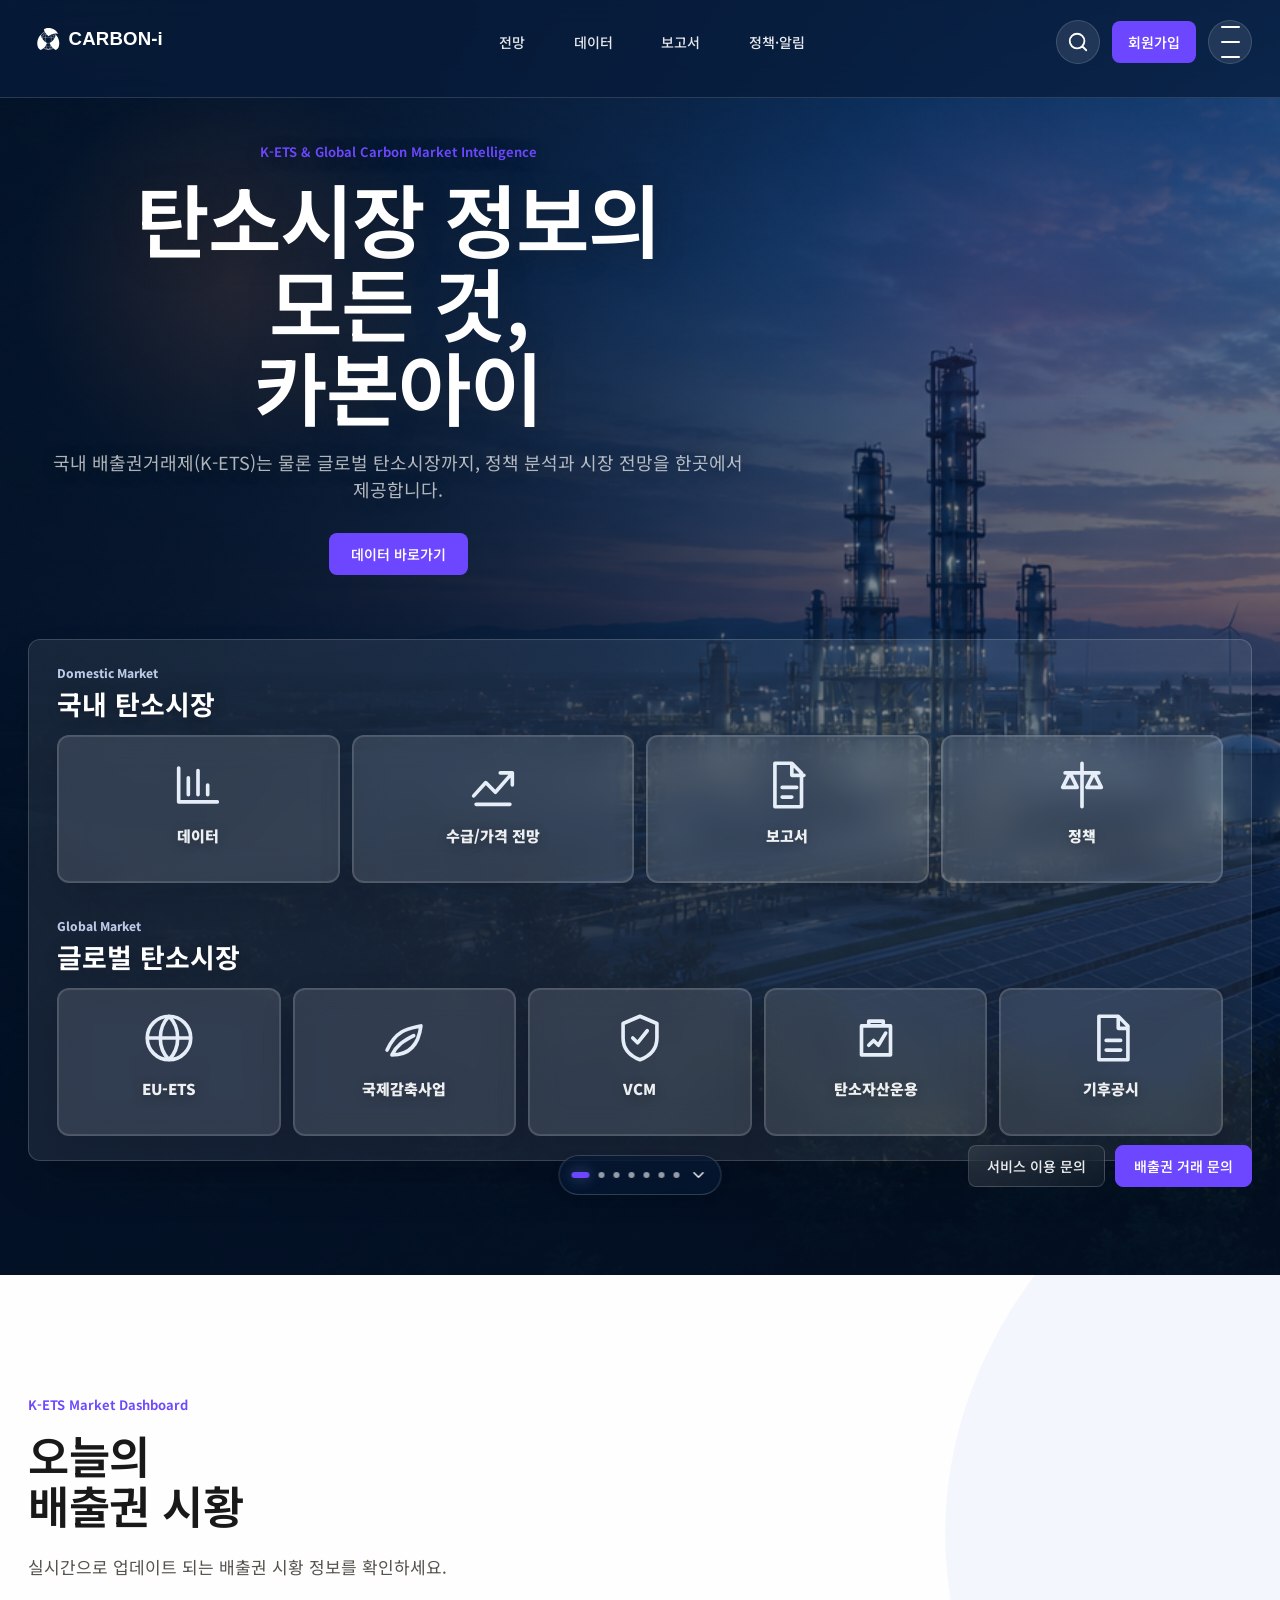
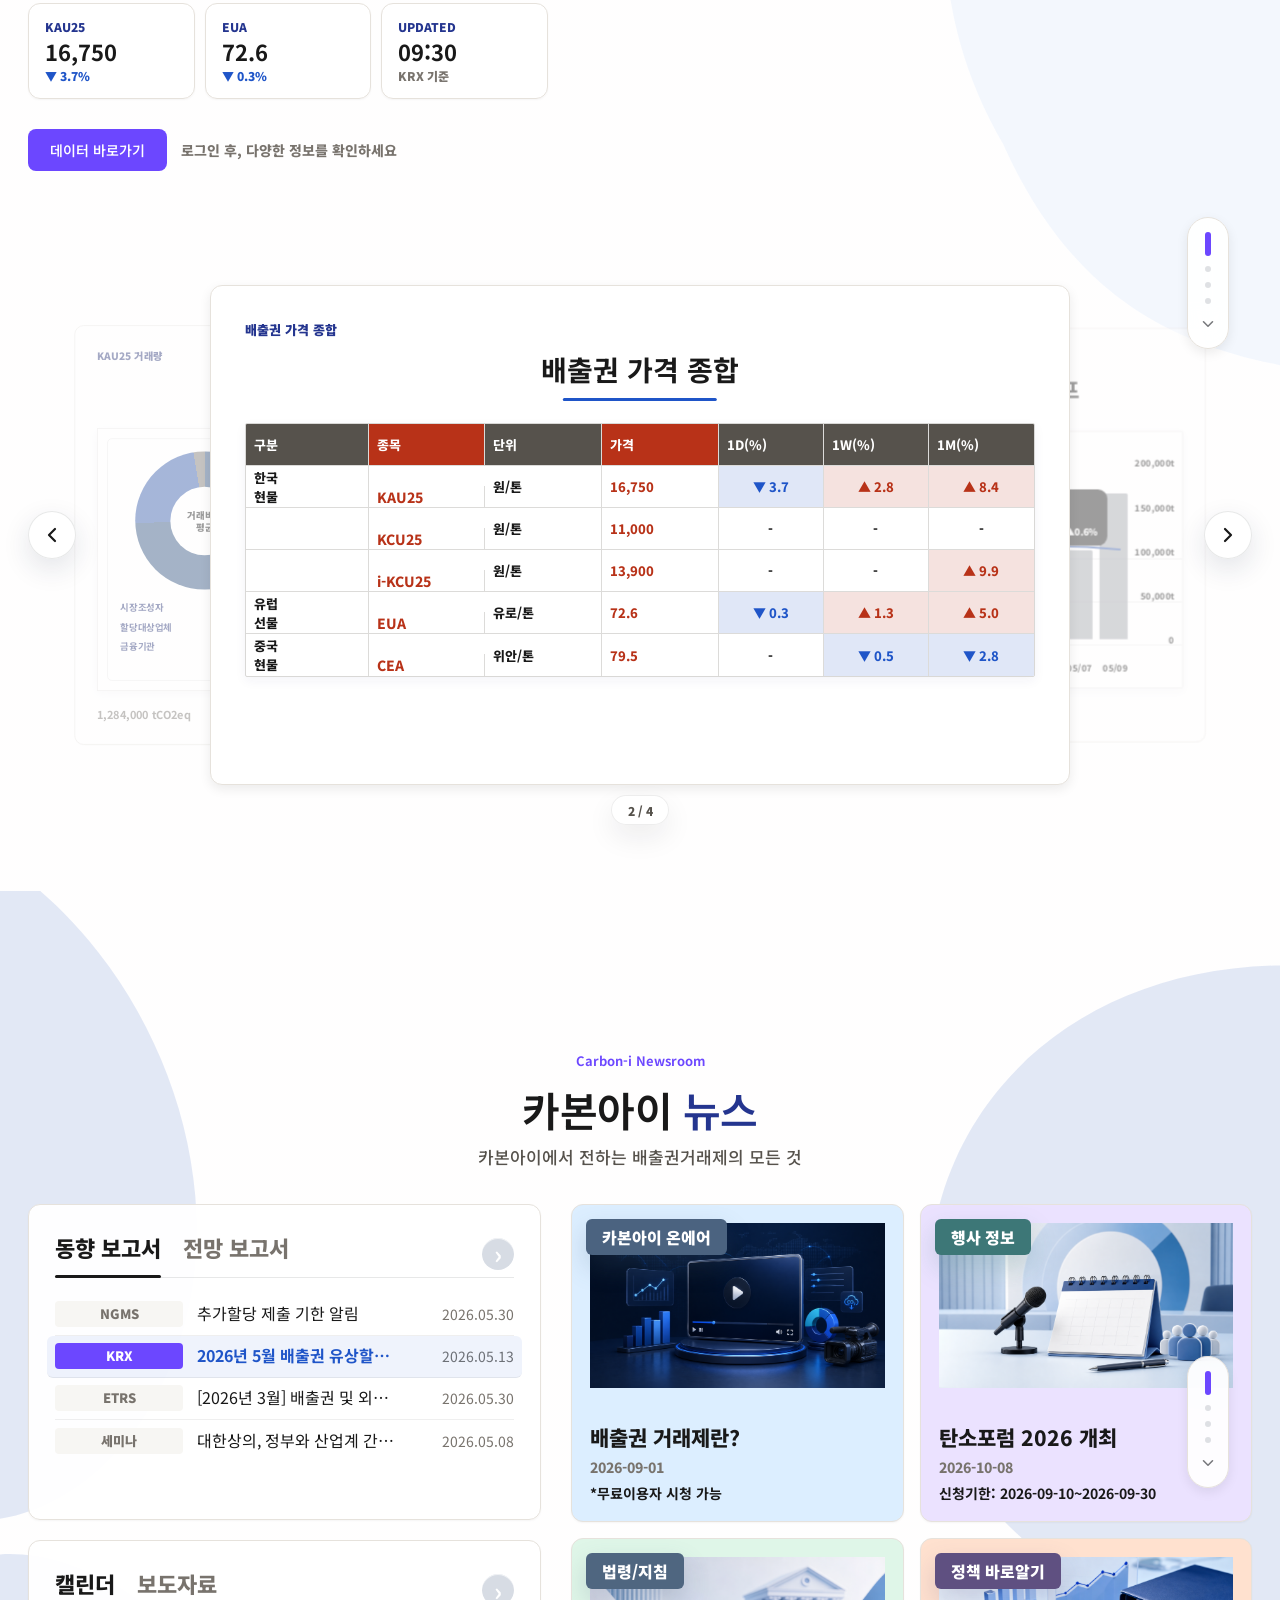
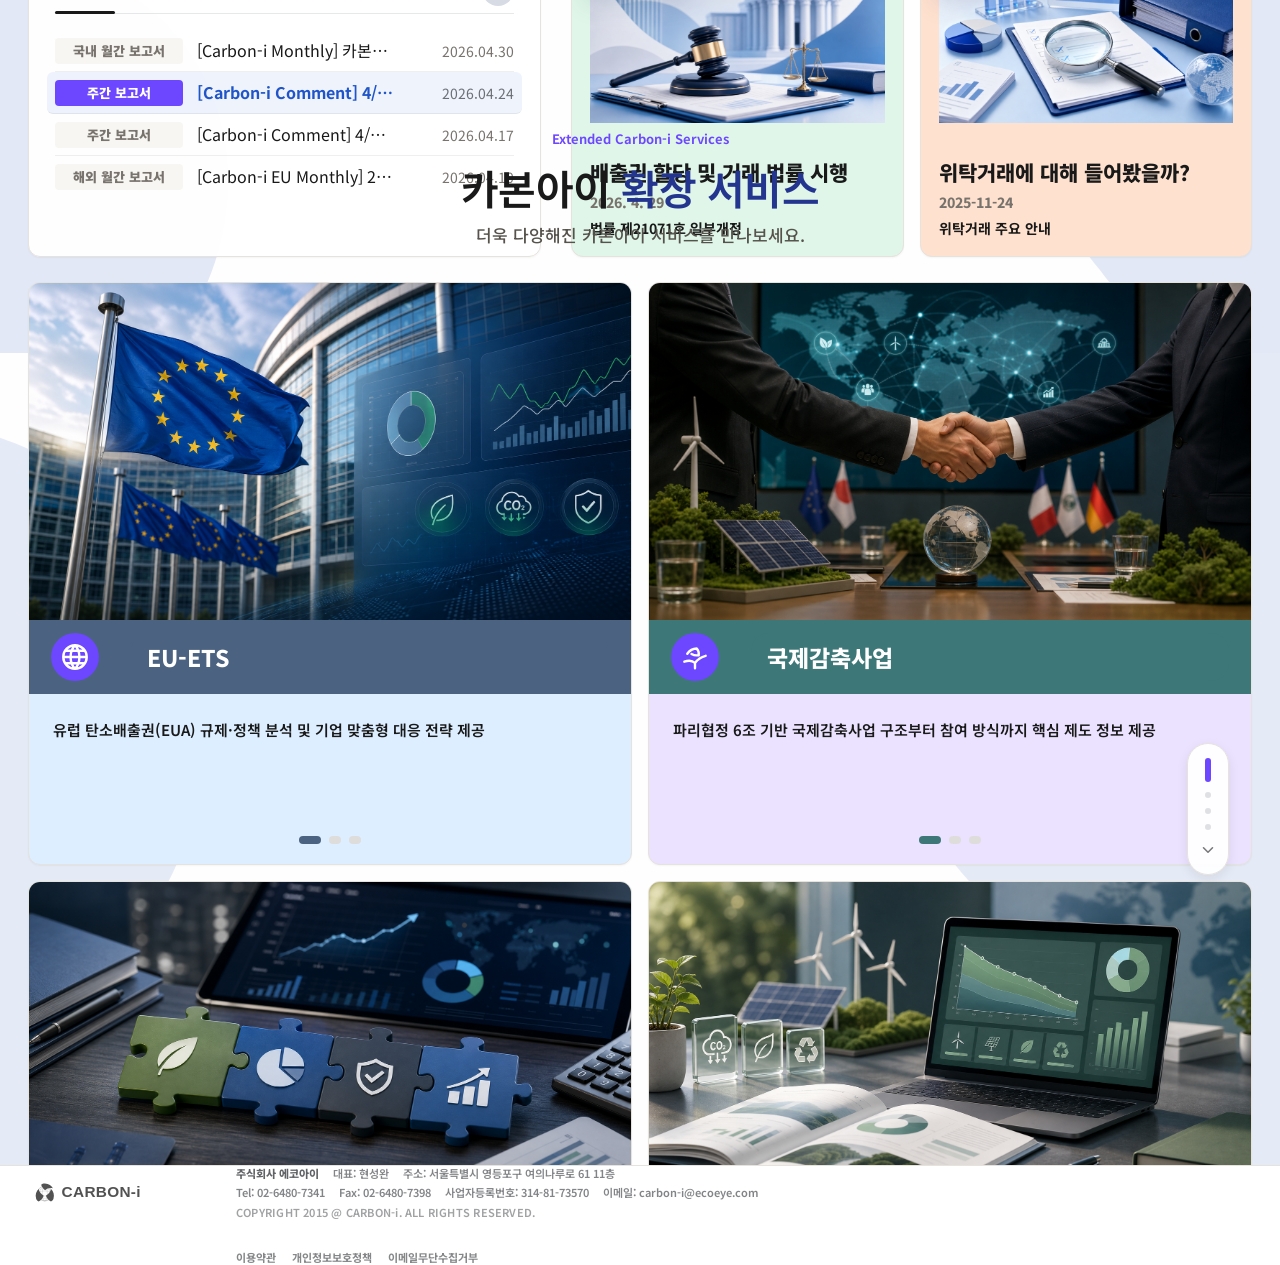
<file: v3_n/index.html>
<!doctype html>
<html lang="ko">
  <head>
    <meta charset="UTF-8" />
    <meta name="viewport" content="width=device-width, initial-scale=1.0" />
    <title>카본아이</title>
    <link rel="preconnect" href="https://fonts.googleapis.com" />
    <link rel="preconnect" href="https://fonts.gstatic.com" crossorigin />
    <link href="https://fonts.googleapis.com/css2?family=Noto+Sans+KR:wght@400;500;700&display=swap" rel="stylesheet" />
    <link rel="stylesheet" href="./styles.css" />
    <link rel="stylesheet" href="./content-sections.css" />
    <link rel="stylesheet" href="./design-refresh.css" />
    <link rel="stylesheet" href="./notion-theme.css" />
  </head>
  <body>
    <header class="site-header">
          <div class="header-inner">
            <a class="brand" href="#" aria-label="CARBON-i 홈">
              <img src="./assets/carbon-i-transparent-logo.svg" alt="CARBON-i" data-logo-dark="./assets/carbon-i-transparent-logo.svg" data-logo-light="./assets/carbon-i-transparent-logo.svg" />
            </a>

            <nav class="primary-nav" aria-label="주요 메뉴">
              <a href="#">전망</a>
              <a href="#">데이터</a>
              <a href="#">보고서</a>
              <a href="#">정책·알림</a>
            </nav>

            <div class="header-actions">
              <button class="icon-button" type="button" aria-label="검색">
                <svg viewBox="0 0 24 24" aria-hidden="true"><path d="m21 21-4.35-4.35m2.35-5.65a8 8 0 1 1-16 0 8 8 0 0 1 16 0Z" /></svg>
              </button>
              <a class="login-link" href="#">로그인</a>
              <a class="join-button" href="#">회원가입</a>
              <div class="language-switch" aria-label="언어 선택">
                <a class="is-active" href="#">KR</a>
                <span></span>
                <a href="#">EN</a>
              </div>
              <button class="menu-button" type="button" aria-label="전체메뉴">
                <span></span>
                <span></span>
                <span></span>
              </button>
            </div>
          </div>
        </header>
    <main class="snap-page">
      <section class="hero-section" data-header-theme="dark">
        <div class="hero-bg is-active" data-bg="0"></div>
        <div class="hero-bg" data-bg="1"></div>
        <div class="hero-bg" data-bg="2"></div>
        <div class="hero-bg" data-bg="3"></div>
        <div class="hero-bg" data-bg="4"></div>
        <div class="hero-bg" data-bg="5"></div>
        <div class="hero-bg" data-bg="6"></div>
        <div class="hero-overlay"></div>

        <div class="hero-inner">
          <section class="hero-copy" aria-labelledby="hero-title">
            <p class="eyebrow">K-ETS & Global Carbon Market Intelligence</p>
            <h1 id="hero-title">탄소시장 정보의 <span class="text-keep">모든 것,</span><br />카본아이</h1>
            <p class="hero-description">
              국내 배출권거래제(K-ETS)는 물론 글로벌 탄소시장까지,
              정책 분석과 시장 전망을 한곳에서 제공합니다.
            </p>
            <a class="hero-cta" href="#">데이터 바로가기</a>
          </section>

          <section class="market-menu" aria-label="탄소시장 바로가기">
            <article class="market-group market-group--domestic">
              <div class="group-heading">
                <p>Domestic Market</p>
                <h2>국내 탄소시장</h2>
              </div>
              <div class="menu-grid menu-grid--domestic">
                <a class="menu-tile" href="#">
                  <span class="tile-icon" aria-hidden="true"><svg viewBox="0 0 24 24"><path d="M4 19V5m0 14h16M8 16V9m4 7V6m4 10v-4" /></svg></span>
                  <span class="tile-label">데이터</span>
                </a>
                <a class="menu-tile" href="#">
                  <span class="tile-icon" aria-hidden="true"><svg viewBox="0 0 24 24"><path d="M4 16.5 9 11l4 4 7-8M15 7h5v5M5 20h14" /></svg></span>
                  <span class="tile-label">수급/가격 전망</span>
                </a>
                <a class="menu-tile" href="#">
                  <span class="tile-icon" aria-hidden="true"><svg viewBox="0 0 24 24"><path d="M7 3h7l4 4v14H7V3Zm7 0v5h5M10 13h6M10 17h4" /></svg></span>
                  <span class="tile-label">보고서</span>
                </a>
                <a class="menu-tile" href="#">
                  <span class="tile-icon" aria-hidden="true"><svg viewBox="0 0 24 24"><path d="M12 3v18M5 7h14M7 7l-3 6h6L7 7Zm10 0-3 6h6l-3-6Z" /></svg></span>
                  <span class="tile-label">정책</span>
                </a>
              </div>
            </article>

            <article class="market-group market-group--global">
              <div class="group-heading">
                <p>Global Market</p>
                <h2>글로벌 탄소시장</h2>
              </div>
              <div class="menu-grid menu-grid--global">
                <a class="menu-tile" href="#">
                  <span class="tile-icon" aria-hidden="true"><svg viewBox="0 0 24 24"><path d="M12 3a9 9 0 1 0 0 18 9 9 0 0 0 0-18Zm0 0c2.4 2.4 3.6 5.4 3.6 9S14.4 18.6 12 21m0-18C9.6 5.4 8.4 8.4 8.4 12s1.2 6.6 3.6 9M3.5 12h17" /></svg></span>
                  <span class="tile-label">EU-ETS</span>
                </a>
                <a class="menu-tile" href="#">
                  <span class="tile-icon" aria-hidden="true"><svg viewBox="0 0 24 24"><path d="M5 17c4-9 10-9 14-10-1 8-5 12-12 12m0 0c2-4 5-6 9-8" /></svg></span>
                  <span class="tile-label">국제감축사업</span>
                </a>
                <a class="menu-tile" href="#">
                  <span class="tile-icon" aria-hidden="true"><svg viewBox="0 0 24 24"><path d="M12 3 5 6v6c0 4.5 3 7.5 7 9 4-1.5 7-4.5 7-9V6l-7-3Zm-3 9 2 2 4-5" /></svg></span>
                  <span class="tile-label">VCM</span>
                </a>
                <a class="menu-tile" href="#">
                  <span class="tile-icon" aria-hidden="true"><svg viewBox="0 0 24 24"><path d="M9 7V5h6v2m-9 0h12v12H6V7Zm3 8 2-2 2 2 3-5" /></svg></span>
                  <span class="tile-label">탄소자산운용</span>
                </a>
                <a class="menu-tile" href="#">
                  <span class="tile-icon" aria-hidden="true"><svg viewBox="0 0 24 24"><path d="M7 3h8l4 4v14H7V3Zm8 0v5h4M10 13h6M10 17h6" /></svg></span>
                  <span class="tile-label">기후공시</span>
                </a>
              </div>
            </article>
          </section>

          <div class="page-indicator" aria-label="히어로 배경 선택">
            <button class="indicator-dot is-active" type="button" aria-label="히어로 배경 1 보기" data-hero-indicator="0"></button>
            <button class="indicator-dot" type="button" aria-label="히어로 배경 2 보기" data-hero-indicator="1"></button>
            <button class="indicator-dot" type="button" aria-label="히어로 배경 3 보기" data-hero-indicator="2"></button>
            <button class="indicator-dot" type="button" aria-label="히어로 배경 4 보기" data-hero-indicator="3"></button>
            <button class="indicator-dot" type="button" aria-label="히어로 배경 5 보기" data-hero-indicator="4"></button>
            <button class="indicator-dot" type="button" aria-label="히어로 배경 6 보기" data-hero-indicator="5"></button>
            <button class="indicator-dot" type="button" aria-label="히어로 배경 7 보기" data-hero-indicator="6"></button>
            <button class="indicator-arrow" type="button" aria-label="다음 섹션으로 이동" data-section-next>
              <svg viewBox="0 0 24 24">
                <path d="m6 9 6 6 6-6" />
              </svg>
            </button>
          </div>

          <div class="hero-floating-actions" aria-label="문의 바로가기">
            <a class="hero-floating-button" href="#">서비스 이용 문의</a>
            <a class="hero-floating-button hero-floating-button--accent" href="#">배출권 거래 문의</a>
          </div>
        </div>
      </section>

      <section class="market-section market-section--light" data-header-theme="light" aria-label="오늘의 배출권 시황">
        <header class="market-topbar">
          <div class="market-topbar-inner">
            <a class="market-brand" href="#" aria-label="CARBON-i">
              <img src="./assets/carbon-i-logo-light.svg" alt="CARBON-i" />
            </a>
            <nav class="market-nav" aria-label="시황 메뉴">
              <a href="#">전망</a>
              <a href="#">데이터</a>
              <a href="#">보고서</a>
              <a href="#">정책·알림</a>
            </nav>
            <div class="market-actions">
              <a href="#">로그인</a>
              <a class="market-join" href="#">회원가입</a>
            </div>
          </div>
        </header>

        <div class="market-section-inner">
          <div class="market-intro">
            <p class="section-kicker">K-ETS Market Dashboard</p>
            <h2>오늘의<br />배출권 시황</h2>
            <p>실시간으로 업데이트 되는 배출권 시황 정보를 확인하세요.</p>
            <div class="market-live-strip" aria-label="주요 시장 지표">
              <div><span>KAU25</span><strong>16,750</strong><em class="down">▼ 3.7%</em></div>
              <div><span>EUA</span><strong>72.6</strong><em class="down">▼ 0.3%</em></div>
              <div><span>Updated</span><strong>09:30</strong><em>KRX 기준</em></div>
            </div>
            <div class="market-cta-row">
              <a class="market-cta" href="#">데이터 바로가기</a>
              <span>로그인 후, 다양한 정보를 확인하세요</span>
            </div>
          </div>

          <div class="allowance-carousel" data-market-carousel>
            <button class="carousel-arrow carousel-arrow--prev" type="button" aria-label="이전 시황 카드" data-market-prev>
              <svg viewBox="0 0 24 24"><path d="m15 18-6-6 6-6" /></svg>
            </button>

            <div class="carousel-stage">
              <article class="market-card market-card--participants is-prev" data-market-card>
                <p>KAU25 거래량</p>
                <h3>KAU25 거래량</h3>
                <div class="participant-dashboard" aria-hidden="true">
                  <div class="donut-panel"><div class="donut-chart"><span>거래비중<br />평균</span></div><p><b>시장조성자</b> 74.4%</p><p><b>할당대상업체</b> 23.0%</p><p><b>금융기관</b> 2.6%</p></div>
                  <div class="participant-table">
                    <div class="participant-head"><span>날짜</span><span>할당대상업체</span><span>시장조성자</span><span>금융기관</span></div>
                    <div class="participant-row"><span>4/13</span><b class="buy">35.79</b><i class="buy-bar"></i><b class="sell">-14.39</b><i class="sell-bar"></i><b class="sell">-21.40</b></div>
                    <div class="participant-row"><span>4/14</span><b class="buy">39.03</b><i class="buy-bar wide"></i><b class="sell">-50.23</b><i class="sell-bar wide"></i><b class="buy">11.20</b></div>
                    <div class="participant-row"><span>4/15</span><b class="sell">-6.44</b><i class="sell-bar thin"></i><b class="buy">6.44</b><i class="buy-bar thin"></i><b class="sell">-8.12</b></div>
                    <div class="participant-row"><span>4/16</span><b class="buy">1.02</b><i class="buy-bar thin"></i><b class="buy">53.63</b><i class="buy-bar wide"></i><b class="sell">-54.65</b></div>
                    <div class="participant-row"><span>4/17</span><b class="buy">14.87</b><i class="buy-bar"></i><b class="sell">-5.17</b><i class="sell-bar thin"></i><b class="sell">-9.70</b></div>
                    <div class="participant-row"><span>4/18</span><b class="sell">-3.80</b><i class="sell-bar thin"></i><b class="buy">18.42</b><i class="buy-bar"></i><b class="sell">-14.62</b></div>
                  </div>
                </div>
                <strong>1,284,000 tCO2eq</strong>
              </article>

              <article class="market-card is-active" data-market-card>
                <p>배출권 가격 종합</p>
                <h3>배출권 가격 종합</h3>
                <div class="allowance-table" aria-label="배출권 가격 종합 표">
                  <div class="table-row table-head"><span>구분</span><span>종목</span><span>단위</span><span>가격</span><span>1D(%)</span><span>1W(%)</span><span>1M(%)</span></div>
                  <div class="table-row"><span>한국<br />현물</span><strong>KAU25</strong><span>원/톤</span><em>16,750</em><b class="down">▼ 3.7</b><b class="up">▲ 2.8</b><b class="up">▲ 8.4</b></div>
                  <div class="table-row"><span></span><strong>KCU25</strong><span>원/톤</span><em>11,000</em><b>-</b><b>-</b><b>-</b></div>
                  <div class="table-row"><span></span><strong>i-KCU25</strong><span>원/톤</span><em>13,900</em><b>-</b><b>-</b><b class="up">▲ 9.9</b></div>
                  <div class="table-row"><span>유럽<br />선물</span><strong>EUA</strong><span>유로/톤</span><em>72.6</em><b class="down">▼ 0.3</b><b class="up">▲ 1.3</b><b class="up">▲ 5.0</b></div>
                  <div class="table-row"><span>중국<br />현물</span><strong>CEA</strong><span>위안/톤</span><em>79.5</em><b>-</b><b class="down">▼ 0.5</b><b class="down">▼ 2.8</b></div>
                </div>
              </article>

              <article class="market-card is-next" data-market-card>
                <p>KAU25 가격 그래프</p>
                <h3>KAU25 가격 그래프</h3>
                <div class="price-chart" aria-hidden="true">
                  <div class="chart-scale chart-scale--left"><span>30,000원</span><span>25,000원</span><span>20,000원</span><span>15,000원</span></div>
                  <div class="chart-scale chart-scale--right"><span>200,000t</span><span>150,000t</span><span>100,000t</span><span>50,000t</span><span>0</span></div>
                  <div class="chart-bars"><span></span><span></span><span></span><span></span><span></span><span></span><span></span><span></span></div>
                  <svg class="chart-line" viewBox="0 0 620 220" preserveAspectRatio="none"><path d="M24 166 L108 160 L192 162 L276 154 L360 152 L444 156 L528 158 L604 164" /><circle cx="444" cy="156" r="8" /></svg>
                  <span class="chart-tooltip">05/07<br />종가 16,950원<br />전일대비 +100원, ▲0.6%</span>
                  <div class="chart-x"><span>04/24</span><span>04/25</span><span>04/28</span><span>04/29</span><span>04/30</span><span>05/02</span><span>05/07</span><span>05/09</span></div>
                </div>
                <strong>최근 30일 기준</strong>
              </article>

              <article class="market-card market-card--participants" data-market-card>
                <p>시장참여자별 거래동향</p>
                <h3>시장참여자별 거래동향</h3>
                <div class="participant-dashboard" aria-hidden="true">
                  <div class="donut-panel"><div class="donut-chart"><span>거래비중<br />평균</span></div><p><b>시장조성자</b> 74.4%</p><p><b>할당대상업체</b> 23.0%</p><p><b>금융기관</b> 2.6%</p></div>
                  <div class="participant-table">
                    <div class="participant-head"><span>날짜</span><span>할당대상업체</span><span>시장조성자</span><span>금융기관</span></div>
                    <div class="participant-row"><span>4/13</span><b class="buy">35.79</b><i class="buy-bar"></i><b class="sell">-14.39</b><i class="sell-bar"></i><b class="sell">-21.40</b></div>
                    <div class="participant-row"><span>4/14</span><b class="buy">39.03</b><i class="buy-bar wide"></i><b class="sell">-50.23</b><i class="sell-bar wide"></i><b class="buy">11.20</b></div>
                    <div class="participant-row"><span>4/15</span><b class="sell">-6.44</b><i class="sell-bar thin"></i><b class="buy">6.44</b><i class="buy-bar thin"></i><b class="sell">-8.12</b></div>
                    <div class="participant-row"><span>4/16</span><b class="buy">1.02</b><i class="buy-bar thin"></i><b class="buy">53.63</b><i class="buy-bar wide"></i><b class="sell">-54.65</b></div>
                    <div class="participant-row"><span>4/17</span><b class="buy">14.87</b><i class="buy-bar"></i><b class="sell">-5.17</b><i class="sell-bar thin"></i><b class="sell">-9.70</b></div>
                    <div class="participant-row"><span>4/18</span><b class="sell">-3.80</b><i class="sell-bar thin"></i><b class="buy">18.42</b><i class="buy-bar"></i><b class="sell">-14.62</b></div>
                  </div>
                </div>
                <strong>할당업체 · 증권사 · 시장조성자</strong>
              </article>
            </div>

            <button class="carousel-arrow carousel-arrow--next" type="button" aria-label="다음 시황 카드" data-market-next>
              <svg viewBox="0 0 24 24"><path d="m9 6 6 6-6 6" /></svg>
            </button>
          </div>
        </div>
        <div class="page-indicator page-indicator--light" aria-label="섹션 이동">
          <button class="indicator-dot" type="button" aria-label="메인 섹션으로 이동" data-section-indicator="0"></button>
          <button class="indicator-dot is-active" type="button" aria-label="시황 섹션으로 이동" data-section-indicator="1"></button>
          <button class="indicator-dot" type="button" aria-label="뉴스 섹션으로 이동" data-section-indicator="2"></button>
          <button class="indicator-dot" type="button" aria-label="서비스 섹션으로 이동" data-section-indicator="3"></button>
          <button class="indicator-arrow" type="button" aria-label="다음 섹션으로 이동" data-section-next>
            <svg viewBox="0 0 24 24">
              <path d="m6 9 6 6 6-6" />
            </svg>
          </button>
        </div>
      </section>

      <section class="content-section news-section" data-header-theme="light" aria-label="카본아이 뉴스">
        <header class="content-topbar">
          <div class="content-topbar-inner">
            <a class="content-brand" href="#" aria-label="CARBON-i"><img src="./assets/carbon-i-logo-light.svg" alt="CARBON-i" /></a>
            <nav class="content-nav" aria-label="뉴스 메뉴"><a href="#">전망</a><a href="#">데이터</a><a href="#">보고서</a><a href="#">정책·알림</a></nav>
            <div class="content-actions"><a href="#">로그인</a><a class="content-join" href="#">회원가입</a></div>
          </div>
        </header>
        <div class="content-section-inner news-inner">
          <div class="section-title-block section-title-block--center">
            <p class="section-kicker">Carbon-i Newsroom</p>
            <h2>카본아이 <span>뉴스</span></h2>
            <p>카본아이에서 전하는 배출권거래제의 모든 것</p>
          </div>
          <div class="news-layout">
            <div class="news-report-stack">
              <section class="news-report-panel" aria-label="동향 및 전망 보고서">
                <div class="news-report-tabs">
                  <button class="is-active" type="button">동향 보고서</button>
                  <button type="button">전망 보고서</button>
                  <a href="#" aria-label="동향 및 전망 보고서 더보기">›</a>
                </div>
                <div class="news-report-list">
                  <a href="#"><span class="news-report-label">NGMS</span><span class="news-report-title">추가할당 제출 기한 알림</span><time>2026.05.30</time></a>
                  <a class="is-highlight" href="#"><span class="news-report-label">KRX</span><strong class="news-report-title">2026년 5월 배출권 유상할당 경매 결과</strong><time>2026.05.13</time></a>
                  <a href="#"><span class="news-report-label">ETRS</span><span class="news-report-title">[2026년 3월] 배출권 및 외부사업 인증실적 거래정보</span><time>2026.05.30</time></a>
                  <a href="#"><span class="news-report-label">세미나</span><span class="news-report-title">대한상의, 정부와 산업계 간담회 개최</span><time>2026.05.08</time></a>
                </div>
              </section>

              <section class="news-report-panel" aria-label="캘린더 및 보도자료">
                <div class="news-report-tabs">
                  <button class="is-active" type="button">캘린더</button>
                  <button type="button">보도자료</button>
                  <a href="#" aria-label="캘린더 및 보도자료 더보기">›</a>
                </div>
                <div class="news-report-list">
                  <a href="#"><span class="news-report-label">국내 월간 보고서</span><span class="news-report-title">[Carbon-i Monthly] 카본아이 배출권 시장 전망</span><time>2026.04.30</time></a>
                  <a class="is-highlight" href="#"><span class="news-report-label">주간 보고서</span><strong class="news-report-title">[Carbon-i Comment] 4/20~4/24</strong><time>2026.04.24</time></a>
                  <a href="#"><span class="news-report-label">주간 보고서</span><span class="news-report-title">[Carbon-i Comment] 4/13~4/17</span><time>2026.04.17</time></a>
                  <a href="#"><span class="news-report-label">해외 월간 보고서</span><span class="news-report-title">[Carbon-i EU Monthly] 2026년 3월호</span><time>2026.04.10</time></a>
                </div>
              </section>
            </div>

            <div class="feature-news-grid">
              <article class="feature-news-card feature-news-card--onair">
                <div class="feature-media">
                  <img src="./assets/thumb-onair.png" alt="" />
                  <p>카본아이 온에어</p>
                </div>
                <div><h3>배출권 거래제란?</h3><time>2026-09-01</time><strong>*무료이용자 시청 가능</strong></div>
              </article>
              <article class="feature-news-card feature-news-card--event">
                <div class="feature-media">
                  <img src="./assets/thumb-event.png" alt="" />
                  <p>행사 정보</p>
                </div>
                <div><h3>탄소포럼 2026 개최</h3><time>2026-10-08</time><strong>신청기한: 2026-09-10~2026-09-30</strong></div>
              </article>
              <article class="feature-news-card feature-news-card--law">
                <div class="feature-media">
                  <img src="./assets/thumb-law.png" alt="" />
                  <p>법령/지침</p>
                </div>
                <div><h3>배출권 할당 및 거래 법률 시행</h3><time>2026. 4. 29</time><strong>법률 제21071호 일부개정</strong></div>
              </article>
              <article class="feature-news-card feature-news-card--policy">
                <div class="feature-media">
                  <img src="./assets/thumb-policy.png" alt="" />
                  <p>정책 바로알기</p>
                </div>
                <div><h3>위탁거래에 대해 들어봤을까?</h3><time>2025-11-24</time><strong>위탁거래 주요 안내</strong></div>
              </article>
            </div>
          </div>
        </div>
        <div class="page-indicator page-indicator--light" aria-label="섹션 이동">
          <button class="indicator-dot" type="button" aria-label="메인 섹션으로 이동" data-section-indicator="0"></button>
          <button class="indicator-dot" type="button" aria-label="시황 섹션으로 이동" data-section-indicator="1"></button>
          <button class="indicator-dot is-active" type="button" aria-label="뉴스 섹션으로 이동" data-section-indicator="2"></button>
          <button class="indicator-dot" type="button" aria-label="서비스 섹션으로 이동" data-section-indicator="3"></button>
          <button class="indicator-arrow" type="button" aria-label="다음 섹션으로 이동" data-section-next>
            <svg viewBox="0 0 24 24">
              <path d="m6 9 6 6 6-6" />
            </svg>
          </button>
        </div>
      </section>

      <section class="content-section service-section" data-header-theme="light" aria-label="카본아이 확장 서비스">
        <header class="content-topbar">
          <div class="content-topbar-inner">
            <a class="content-brand" href="#" aria-label="CARBON-i"><img src="./assets/carbon-i-logo-light.svg" alt="CARBON-i" /></a>
            <nav class="content-nav" aria-label="확장 서비스 메뉴"><a href="#">전망</a><a href="#">데이터</a><a href="#">보고서</a><a href="#">정책·알림</a></nav>
            <div class="content-actions"><a href="#">로그인</a><a class="content-join" href="#">회원가입</a></div>
          </div>
        </header>
        <div class="content-section-inner service-inner">
          <div class="section-title-block section-title-block--center">
            <p class="section-kicker">Extended Carbon-i Services</p>
            <h2>카본아이 <span>확장 서비스</span></h2>
            <p>더욱 다양해진 카본아이 서비스를 만나보세요.</p>
          </div>
          <div class="service-card-grid">
            <article class="service-card service-card--blue" data-copy-slider>
              <img src="./assets/service-eu-ets.png" alt="" />
              <div class="service-card-head">
                <span class="service-card-icon" aria-hidden="true">
                  <svg viewBox="0 0 24 24"><path d="M12 3.2a8.8 8.8 0 1 0 0 17.6 8.8 8.8 0 0 0 0-17.6Zm0 0c2.2 2.1 3.3 5 3.3 8.8s-1.1 6.7-3.3 8.8M12 3.2C9.8 5.3 8.7 8.2 8.7 12s1.1 6.7 3.3 8.8M4 12h16M5.7 7.3h12.6M5.7 16.7h12.6" /></svg>
                </span>
                <h3>EU-ETS</h3>
              </div>
              <div class="service-copy-window">
                <div class="service-copy-track">
                  <p>유럽 탄소배출권(EUA) 규제·정책 분석 및 기업 맞춤형 대응 전략 제공</p>
                  <p>EU-ETS 탄소시장 시황, 가격 전망 및 정책 이슈를 반영한 리포트 제공</p>
                  <p>EUA 구매·보유·이전·정산까지 아우르는 통합 배출권 운용 서비스 제공</p>
                </div>
              </div>
              <div class="service-dots"><button class="is-active" type="button"></button><button type="button"></button><button type="button"></button></div>
            </article>
            <article class="service-card service-card--teal" data-copy-slider>
              <img src="./assets/service-international.png" alt="" />
              <div class="service-card-head">
                <span class="service-card-icon" aria-hidden="true">
                  <svg viewBox="0 0 24 24"><path d="M4 15.5c3.4-1.2 6-.9 8 1 2-2.8 4.7-4.6 8-5.4M6.2 9.6c1.8-2.6 4.2-3.9 7.1-4 1.3 1.5 1.8 3.2 1.5 5.1-2 .3-3.8 0-5.4-.9M12 16.5v4" /></svg>
                </span>
                <h3>국제감축사업</h3>
              </div>
              <div class="service-copy-window">
                <div class="service-copy-track">
                  <p>파리협정 6조 기반 국제감축사업 구조부터 참여 방식까지 핵심 제도 정보 제공</p>
                  <p>CORSIA·VCM 등 국제탄소시장 핵심 사안을 정리한 실무 참고용 이슈 리포트 제공</p>
                  <p>COP·SB 등 주요 국제회의 결과와 국제탄소시장 정책·규정 변화 최신동향 제공</p>
                </div>
              </div>
              <div class="service-dots"><button class="is-active" type="button"></button><button type="button"></button><button type="button"></button></div>
            </article>
            <article class="service-card service-card--navy" data-copy-slider>
              <img src="./assets/service-asset.png" alt="" />
              <div class="service-card-head">
                <span class="service-card-icon" aria-hidden="true">
                  <svg viewBox="0 0 24 24"><path d="M4 19h16M7 16V9M12 16V5M17 16v-4M5 11l7-7 7 7" /></svg>
                </span>
                <h3>탄소자산운용</h3>
              </div>
              <div class="service-copy-window">
                <div class="service-copy-track">
                  <p>배출량 관리부터 할당 최적화·배출권 거래 전략 수립까지 기업 맞춤 플랫폼</p>
                  <p>기업별 배출량·보유 배출권 데이터와 정책 변화를 반영한 과부족 분석 제공</p>
                  <p>배출권 운용 인사이트, 실무 가이드 및 최적 매매전략 제시</p>
                </div>
              </div>
              <div class="service-dots"><button class="is-active" type="button"></button><button type="button"></button><button type="button"></button></div>
            </article>
            <article class="service-card service-card--purple" data-copy-slider>
              <img src="./assets/service-reduction.png" alt="" />
              <div class="service-card-head">
                <span class="service-card-icon" aria-hidden="true">
                  <svg viewBox="0 0 24 24"><path d="M12 20v-8M12 12c-4.2-.2-6.8-2.3-7.7-6.5 4.1.1 6.7 2.3 7.7 6.5Zm0 0c4.3-.2 7-2.4 8-6.5-4.2.1-6.9 2.3-8 6.5Z" /></svg>
                </span>
                <h3>감축전략수립</h3>
              </div>
              <div class="service-copy-window">
                <div class="service-copy-track">
                  <p>기후 시나리오 기반의 최적 온실가스 감축 경로 정의 및 목표 수립 지원</p>
                  <p>MACC 분석을 통한 감축사업별 경제성 평가 및 최적 투자 우선순위 도출</p>
                  <p>감축 전략 실행에 따른 EBITDA 및 주요 재무 지표별 영향도 정량 분석</p>
                </div>
              </div>
              <div class="service-dots"><button class="is-active" type="button"></button><button type="button"></button><button type="button"></button></div>
            </article>
          </div>
        </div>
        <footer class="service-footer" aria-label="회사 정보">
          <div class="service-footer-inner">
            <a class="service-footer-brand" href="#" aria-label="CARBON-i">
              <img src="./assets/carbon-i-logo-light.svg" alt="CARBON-i" />
            </a>
            <div class="service-footer-info">
              <p><strong>주식회사 에코아이</strong><span>대표: 현성완</span><span>주소: 서울특별시 영등포구 여의나루로 61 11층</span></p>
              <p><span>Tel: 02-6480-7341</span><span>Fax: 02-6480-7398</span><span>사업자등록번호: 314-81-73570</span><span>이메일: carbon-i@ecoeye.com</span></p>
              <p class="service-footer-copy">COPYRIGHT 2015 @ CARBON-i. ALL RIGHTS RESERVED.</p>
            </div>
            <nav class="service-footer-links" aria-label="푸터 링크">
              <a href="#">이용약관</a>
              <a href="#">개인정보보호정책</a>
              <a href="#">이메일무단수집거부</a>
            </nav>
          </div>
        </footer>
        <div class="page-indicator page-indicator--light" aria-label="섹션 이동">
          <button class="indicator-dot" type="button" aria-label="메인 섹션으로 이동" data-section-indicator="0"></button>
          <button class="indicator-dot" type="button" aria-label="시황 섹션으로 이동" data-section-indicator="1"></button>
          <button class="indicator-dot" type="button" aria-label="뉴스 섹션으로 이동" data-section-indicator="2"></button>
          <button class="indicator-dot is-active" type="button" aria-label="서비스 섹션으로 이동" data-section-indicator="3"></button>
          <button class="indicator-arrow" type="button" aria-label="처음 섹션으로 이동" data-section-next>
            <svg viewBox="0 0 24 24">
              <path d="m6 9 6 6 6-6" />
            </svg>
          </button>
        </div>
      </section>
    </main>

    <div class="theme-demo" data-theme-demo>
      <button class="theme-demo-toggle" type="button" aria-label="컬러 테마 선택" aria-expanded="false" data-theme-toggle>
        <svg viewBox="0 0 24 24" aria-hidden="true">
          <path d="M12 3a9 9 0 0 0 0 18h1.2a1.8 1.8 0 0 0 1.3-3.05 1.45 1.45 0 0 1 1.05-2.45H17a4 4 0 0 0 4-4C21 6.8 17 3 12 3Z" />
          <path d="M7.5 11.5h.01M9.5 7.5h.01M14.5 7.5h.01M16.5 11.5h.01" />
        </svg>
      </button>
      <div class="theme-demo-panel" aria-label="테마 미리보기" data-theme-panel>
        <div class="theme-demo-head">
          <strong>Theme Preview</strong>
          <span>고객 확인용</span>
        </div>
        <label class="theme-opacity-control">
          <span>Background Motif</span>
          <input type="range" min="0" max="100" value="78" data-theme-opacity />
          <output data-theme-opacity-output>78%</output>
        </label>
        <label class="theme-opacity-control">
          <span>Background Color</span>
          <input type="range" min="0" max="35" value="12" data-theme-bg-opacity />
          <output data-theme-bg-opacity-output>12%</output>
        </label>
        <button class="theme-option is-active" type="button" data-theme-option="carbon-navy">
          <span class="theme-swatch" style="--swatch-a: #24358f; --swatch-b: #1f55c8; --swatch-c: #151719;"></span>
          <span>Carbon Navy</span>
        </button>
        <button class="theme-option" type="button" data-theme-option="eco-emerald">
          <span class="theme-swatch" style="--swatch-a: #0f6b4f; --swatch-b: #35b886; --swatch-c: #10251e;"></span>
          <span>Eco Emerald</span>
        </button>
        <button class="theme-option" type="button" data-theme-option="data-blue">
          <span class="theme-swatch" style="--swatch-a: #123f88; --swatch-b: #00a3ff; --swatch-c: #081a33;"></span>
          <span>Data Blue</span>
        </button>
        <button class="theme-option" type="button" data-theme-option="graphite-gold">
          <span class="theme-swatch" style="--swatch-a: #2b2f38; --swatch-b: #c79a3b; --swatch-c: #111318;"></span>
          <span>Graphite Gold</span>
        </button>
        <button class="theme-option" type="button" data-theme-option="clean-teal">
          <span class="theme-swatch" style="--swatch-a: #0f766e; --swatch-b: #5eead4; --swatch-c: #f7fbfb;"></span>
          <span>Clean Teal</span>
        </button>
        <button class="theme-option" type="button" data-theme-option="institutional-blue">
          <span class="theme-swatch" style="--swatch-a: #0b2f5f; --swatch-b: #2f80ed; --swatch-c: #f5f8fc;"></span>
          <span>Institutional Blue</span>
        </button>
        <button class="theme-option" type="button" data-theme-option="climate-slate">
          <span class="theme-swatch" style="--swatch-a: #263241; --swatch-b: #5f9ea0; --swatch-c: #f4f7f8;"></span>
          <span>Climate Slate</span>
        </button>
        <button class="theme-option" type="button" data-theme-option="forest-graphite">
          <span class="theme-swatch" style="--swatch-a: #16382c; --swatch-b: #5aa06f; --swatch-c: #f5f9f4;"></span>
          <span>Forest Graphite</span>
        </button>
        <button class="theme-option" type="button" data-theme-option="carbon-aqua">
          <span class="theme-swatch" style="--swatch-a: #102a43; --swatch-b: #20c7b5; --swatch-c: #f3fbfb;"></span>
          <span>Carbon Aqua</span>
        </button>
        <button class="theme-option" type="button" data-theme-option="report-neutral">
          <span class="theme-swatch" style="--swatch-a: #2f3742; --swatch-b: #6f8f72; --swatch-c: #faf9f5;"></span>
          <span>Report Neutral</span>
        </button>
      </div>
    </div>

    <script src="./script.js"></script>
    <script src="./content-sections.js"></script>
  </body>
</html>
</file>
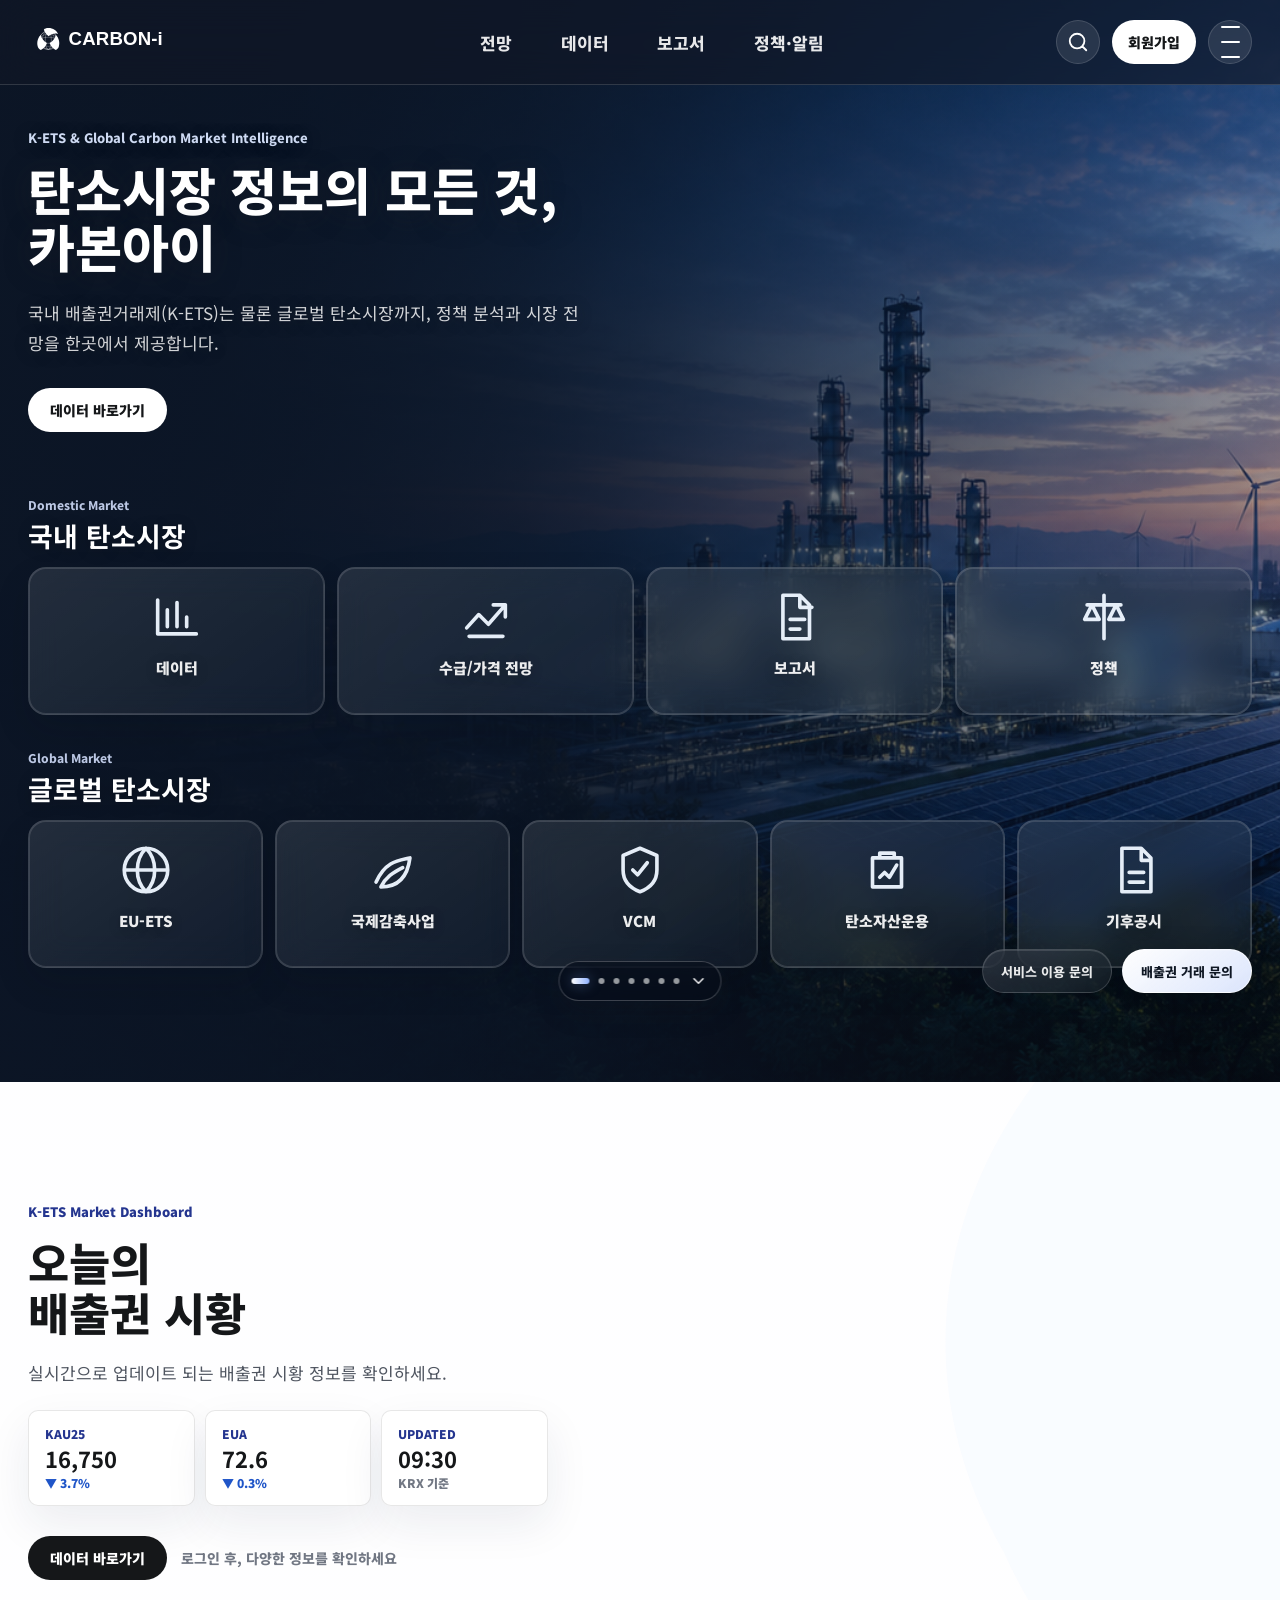
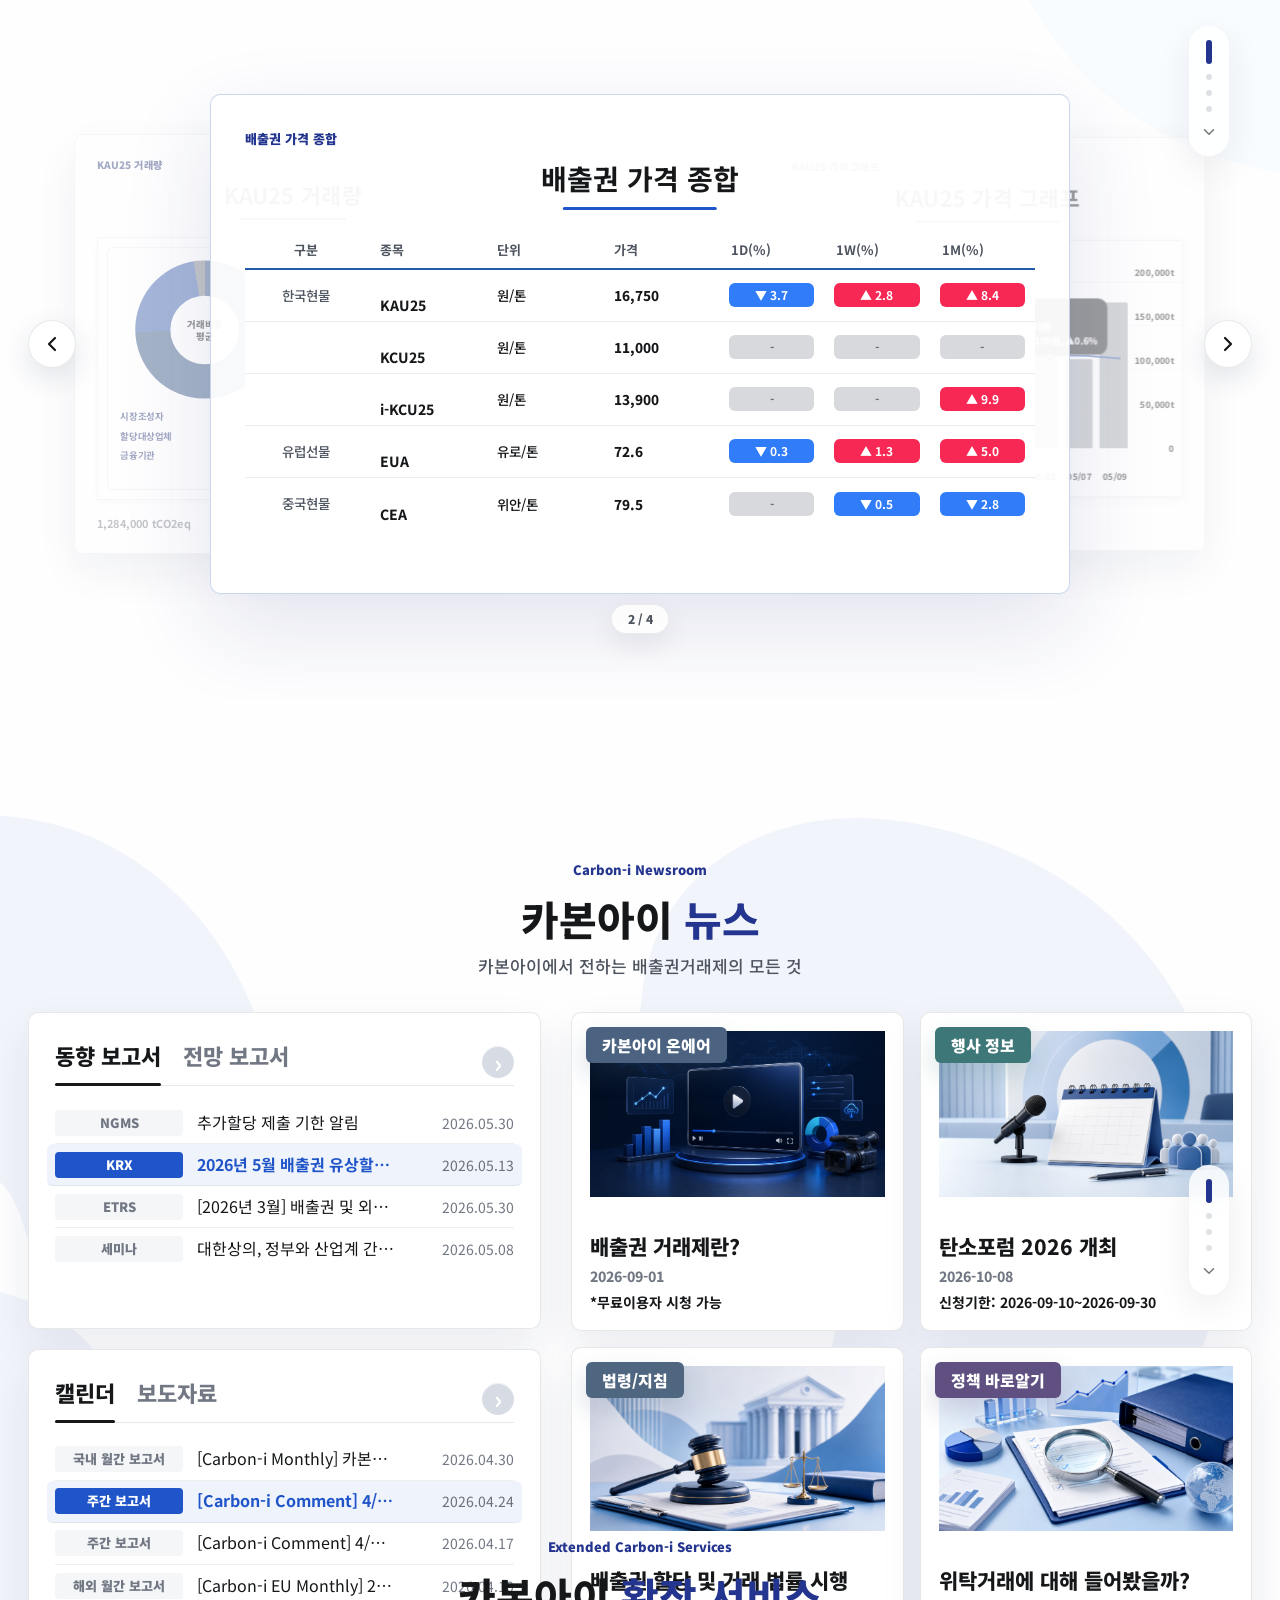
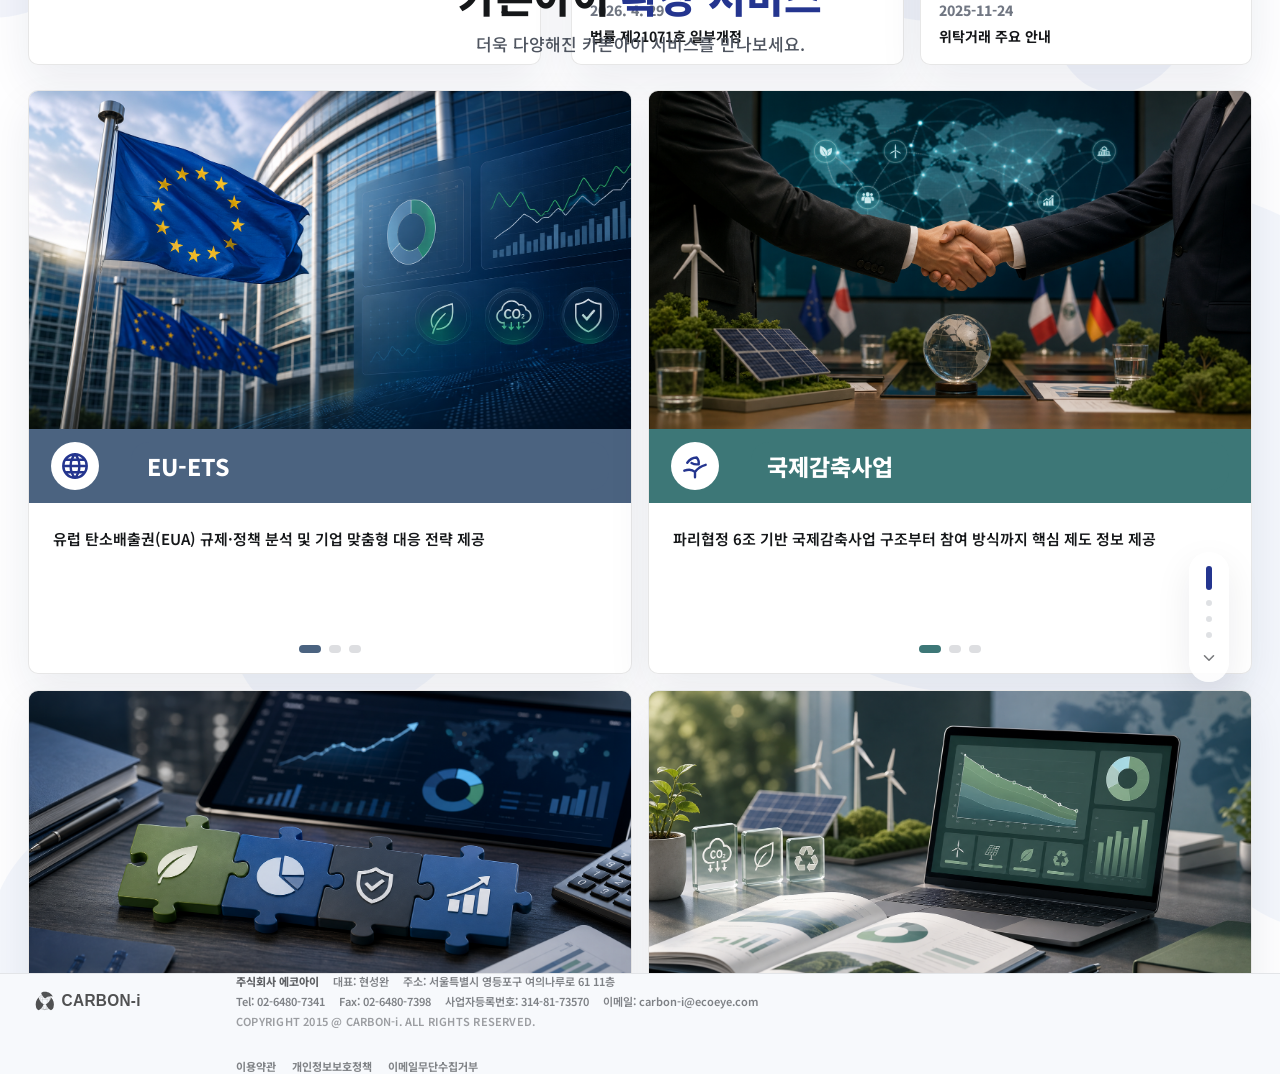
<file: v5/index.html>
<!doctype html>
<html lang="ko">
  <head>
    <meta charset="UTF-8" />
    <meta name="viewport" content="width=device-width, initial-scale=1.0" />
    <title>카본아이</title>
    <link rel="preconnect" href="https://fonts.googleapis.com" />
    <link rel="preconnect" href="https://fonts.gstatic.com" crossorigin />
    <link href="https://fonts.googleapis.com/css2?family=Noto+Sans+KR:wght@400;500;700&display=swap" rel="stylesheet" />
    <link rel="stylesheet" href="./styles.css" />
    <link rel="stylesheet" href="./content-sections.css" />
    <link rel="stylesheet" href="./design-refresh.css" />
  </head>
  <body>
    <header class="site-header">
          <div class="header-inner">
            <a class="brand" href="#" aria-label="CARBON-i 홈">
              <img src="./assets/carbon-i-transparent-logo.svg" alt="CARBON-i" data-logo-dark="./assets/carbon-i-transparent-logo.svg" data-logo-light="./assets/carbon-i-transparent-logo.svg" />
            </a>

            <nav class="primary-nav" aria-label="주요 메뉴">
              <a href="#">전망</a>
              <a href="#">데이터</a>
              <a href="#">보고서</a>
              <a href="#">정책·알림</a>
            </nav>

            <div class="header-actions">
              <button class="icon-button" type="button" aria-label="검색">
                <svg viewBox="0 0 24 24" aria-hidden="true"><path d="m21 21-4.35-4.35m2.35-5.65a8 8 0 1 1-16 0 8 8 0 0 1 16 0Z" /></svg>
              </button>
              <a class="login-link" href="#">로그인</a>
              <a class="join-button" href="#">회원가입</a>
              <div class="language-switch" aria-label="언어 선택">
                <a class="is-active" href="#">KR</a>
                <span></span>
                <a href="#">EN</a>
              </div>
              <button class="menu-button" type="button" aria-label="전체메뉴">
                <span></span>
                <span></span>
                <span></span>
              </button>
            </div>
          </div>
        </header>
    <main class="snap-page">
      <section class="hero-section" data-header-theme="dark">
        <div class="hero-bg is-active" data-bg="0"></div>
        <div class="hero-bg" data-bg="1"></div>
        <div class="hero-bg" data-bg="2"></div>
        <div class="hero-bg" data-bg="3"></div>
        <div class="hero-bg" data-bg="4"></div>
        <div class="hero-bg" data-bg="5"></div>
        <div class="hero-bg" data-bg="6"></div>
        <div class="hero-overlay"></div>

        <div class="hero-inner">
          <section class="hero-copy" aria-labelledby="hero-title">
            <p class="eyebrow">K-ETS & Global Carbon Market Intelligence</p>
            <h1 id="hero-title">탄소시장 정보의 <span class="text-keep">모든 것,</span><br />카본아이</h1>
            <p class="hero-description">
              국내 배출권거래제(K-ETS)는 물론 글로벌 탄소시장까지,
              정책 분석과 시장 전망을 한곳에서 제공합니다.
            </p>
            <a class="hero-cta" href="#">데이터 바로가기</a>
          </section>

          <section class="market-menu" aria-label="탄소시장 바로가기">
            <article class="market-group market-group--domestic">
              <div class="group-heading">
                <p>Domestic Market</p>
                <h2>국내 탄소시장</h2>
              </div>
              <div class="menu-grid menu-grid--domestic">
                <a class="menu-tile" href="#">
                  <span class="tile-icon" aria-hidden="true"><svg viewBox="0 0 24 24"><path d="M4 19V5m0 14h16M8 16V9m4 7V6m4 10v-4" /></svg></span>
                  <span class="tile-label">데이터</span>
                </a>
                <a class="menu-tile" href="#">
                  <span class="tile-icon" aria-hidden="true"><svg viewBox="0 0 24 24"><path d="M4 16.5 9 11l4 4 7-8M15 7h5v5M5 20h14" /></svg></span>
                  <span class="tile-label">수급/가격 전망</span>
                </a>
                <a class="menu-tile" href="#">
                  <span class="tile-icon" aria-hidden="true"><svg viewBox="0 0 24 24"><path d="M7 3h7l4 4v14H7V3Zm7 0v5h5M10 13h6M10 17h4" /></svg></span>
                  <span class="tile-label">보고서</span>
                </a>
                <a class="menu-tile" href="#">
                  <span class="tile-icon" aria-hidden="true"><svg viewBox="0 0 24 24"><path d="M12 3v18M5 7h14M7 7l-3 6h6L7 7Zm10 0-3 6h6l-3-6Z" /></svg></span>
                  <span class="tile-label">정책</span>
                </a>
              </div>
            </article>

            <article class="market-group market-group--global">
              <div class="group-heading">
                <p>Global Market</p>
                <h2>글로벌 탄소시장</h2>
              </div>
              <div class="menu-grid menu-grid--global">
                <a class="menu-tile" href="#">
                  <span class="tile-icon" aria-hidden="true"><svg viewBox="0 0 24 24"><path d="M12 3a9 9 0 1 0 0 18 9 9 0 0 0 0-18Zm0 0c2.4 2.4 3.6 5.4 3.6 9S14.4 18.6 12 21m0-18C9.6 5.4 8.4 8.4 8.4 12s1.2 6.6 3.6 9M3.5 12h17" /></svg></span>
                  <span class="tile-label">EU-ETS</span>
                </a>
                <a class="menu-tile" href="#">
                  <span class="tile-icon" aria-hidden="true"><svg viewBox="0 0 24 24"><path d="M5 17c4-9 10-9 14-10-1 8-5 12-12 12m0 0c2-4 5-6 9-8" /></svg></span>
                  <span class="tile-label">국제감축사업</span>
                </a>
                <a class="menu-tile" href="#">
                  <span class="tile-icon" aria-hidden="true"><svg viewBox="0 0 24 24"><path d="M12 3 5 6v6c0 4.5 3 7.5 7 9 4-1.5 7-4.5 7-9V6l-7-3Zm-3 9 2 2 4-5" /></svg></span>
                  <span class="tile-label">VCM</span>
                </a>
                <a class="menu-tile" href="#">
                  <span class="tile-icon" aria-hidden="true"><svg viewBox="0 0 24 24"><path d="M9 7V5h6v2m-9 0h12v12H6V7Zm3 8 2-2 2 2 3-5" /></svg></span>
                  <span class="tile-label">탄소자산운용</span>
                </a>
                <a class="menu-tile" href="#">
                  <span class="tile-icon" aria-hidden="true"><svg viewBox="0 0 24 24"><path d="M7 3h8l4 4v14H7V3Zm8 0v5h4M10 13h6M10 17h6" /></svg></span>
                  <span class="tile-label">기후공시</span>
                </a>
              </div>
            </article>
          </section>

          <div class="page-indicator" aria-label="히어로 배경 선택">
            <button class="indicator-dot is-active" type="button" aria-label="히어로 배경 1 보기" data-hero-indicator="0"></button>
            <button class="indicator-dot" type="button" aria-label="히어로 배경 2 보기" data-hero-indicator="1"></button>
            <button class="indicator-dot" type="button" aria-label="히어로 배경 3 보기" data-hero-indicator="2"></button>
            <button class="indicator-dot" type="button" aria-label="히어로 배경 4 보기" data-hero-indicator="3"></button>
            <button class="indicator-dot" type="button" aria-label="히어로 배경 5 보기" data-hero-indicator="4"></button>
            <button class="indicator-dot" type="button" aria-label="히어로 배경 6 보기" data-hero-indicator="5"></button>
            <button class="indicator-dot" type="button" aria-label="히어로 배경 7 보기" data-hero-indicator="6"></button>
            <button class="indicator-arrow" type="button" aria-label="다음 섹션으로 이동" data-section-next>
              <svg viewBox="0 0 24 24">
                <path d="m6 9 6 6 6-6" />
              </svg>
            </button>
          </div>

          <div class="hero-floating-actions" aria-label="문의 바로가기">
            <a class="hero-floating-button" href="#">서비스 이용 문의</a>
            <a class="hero-floating-button hero-floating-button--accent" href="#">배출권 거래 문의</a>
          </div>
        </div>
      </section>

      <section class="market-section market-section--light" data-header-theme="light" aria-label="오늘의 배출권 시황">
        <header class="market-topbar">
          <div class="market-topbar-inner">
            <a class="market-brand" href="#" aria-label="CARBON-i">
              <img src="./assets/carbon-i-logo-light.svg" alt="CARBON-i" />
            </a>
            <nav class="market-nav" aria-label="시황 메뉴">
              <a href="#">전망</a>
              <a href="#">데이터</a>
              <a href="#">보고서</a>
              <a href="#">정책·알림</a>
            </nav>
            <div class="market-actions">
              <a href="#">로그인</a>
              <a class="market-join" href="#">회원가입</a>
            </div>
          </div>
        </header>

        <div class="market-section-inner">
          <div class="market-intro">
            <p class="section-kicker">K-ETS Market Dashboard</p>
            <h2>오늘의<br />배출권 시황</h2>
            <p>실시간으로 업데이트 되는 배출권 시황 정보를 확인하세요.</p>
            <div class="market-live-strip" aria-label="주요 시장 지표">
              <div><span>KAU25</span><strong>16,750</strong><em class="down">▼ 3.7%</em></div>
              <div><span>EUA</span><strong>72.6</strong><em class="down">▼ 0.3%</em></div>
              <div><span>Updated</span><strong>09:30</strong><em>KRX 기준</em></div>
            </div>
            <div class="market-cta-row">
              <a class="market-cta" href="#">데이터 바로가기</a>
              <span>로그인 후, 다양한 정보를 확인하세요</span>
            </div>
          </div>

          <div class="allowance-carousel" data-market-carousel>
            <button class="carousel-arrow carousel-arrow--prev" type="button" aria-label="이전 시황 카드" data-market-prev>
              <svg viewBox="0 0 24 24"><path d="m15 18-6-6 6-6" /></svg>
            </button>

            <div class="carousel-stage">
              <article class="market-card market-card--participants is-prev" data-market-card>
                <p>KAU25 거래량</p>
                <h3>KAU25 거래량</h3>
                <div class="participant-dashboard" aria-hidden="true">
                  <div class="donut-panel"><div class="donut-chart"><span>거래비중<br />평균</span></div><p><b>시장조성자</b> 74.4%</p><p><b>할당대상업체</b> 23.0%</p><p><b>금융기관</b> 2.6%</p></div>
                  <div class="participant-table">
                    <div class="participant-head"><span>날짜</span><span>할당대상업체</span><span>시장조성자</span><span>금융기관</span></div>
                    <div class="participant-row"><span>4/13</span><b class="buy">35.79</b><i class="buy-bar"></i><b class="sell">-14.39</b><i class="sell-bar"></i><b class="sell">-21.40</b></div>
                    <div class="participant-row"><span>4/14</span><b class="buy">39.03</b><i class="buy-bar wide"></i><b class="sell">-50.23</b><i class="sell-bar wide"></i><b class="buy">11.20</b></div>
                    <div class="participant-row"><span>4/15</span><b class="sell">-6.44</b><i class="sell-bar thin"></i><b class="buy">6.44</b><i class="buy-bar thin"></i><b class="sell">-8.12</b></div>
                    <div class="participant-row"><span>4/16</span><b class="buy">1.02</b><i class="buy-bar thin"></i><b class="buy">53.63</b><i class="buy-bar wide"></i><b class="sell">-54.65</b></div>
                    <div class="participant-row"><span>4/17</span><b class="buy">14.87</b><i class="buy-bar"></i><b class="sell">-5.17</b><i class="sell-bar thin"></i><b class="sell">-9.70</b></div>
                    <div class="participant-row"><span>4/18</span><b class="sell">-3.80</b><i class="sell-bar thin"></i><b class="buy">18.42</b><i class="buy-bar"></i><b class="sell">-14.62</b></div>
                  </div>
                </div>
                <strong>1,284,000 tCO2eq</strong>
              </article>

              <article class="market-card is-active" data-market-card>
                <p>배출권 가격 종합</p>
                <h3>배출권 가격 종합</h3>
                <div class="allowance-table" aria-label="배출권 가격 종합 표">
                  <div class="table-row table-head"><span>구분</span><span>종목</span><span>단위</span><span>가격</span><span>1D(%)</span><span>1W(%)</span><span>1M(%)</span></div>
                  <div class="table-row"><span>한국<br />현물</span><strong>KAU25</strong><span>원/톤</span><em>16,750</em><b class="down">▼ 3.7</b><b class="up">▲ 2.8</b><b class="up">▲ 8.4</b></div>
                  <div class="table-row"><span></span><strong>KCU25</strong><span>원/톤</span><em>11,000</em><b>-</b><b>-</b><b>-</b></div>
                  <div class="table-row"><span></span><strong>i-KCU25</strong><span>원/톤</span><em>13,900</em><b>-</b><b>-</b><b class="up">▲ 9.9</b></div>
                  <div class="table-row"><span>유럽<br />선물</span><strong>EUA</strong><span>유로/톤</span><em>72.6</em><b class="down">▼ 0.3</b><b class="up">▲ 1.3</b><b class="up">▲ 5.0</b></div>
                  <div class="table-row"><span>중국<br />현물</span><strong>CEA</strong><span>위안/톤</span><em>79.5</em><b>-</b><b class="down">▼ 0.5</b><b class="down">▼ 2.8</b></div>
                </div>
              </article>

              <article class="market-card is-next" data-market-card>
                <p>KAU25 가격 그래프</p>
                <h3>KAU25 가격 그래프</h3>
                <div class="price-chart" aria-hidden="true">
                  <div class="chart-scale chart-scale--left"><span>30,000원</span><span>25,000원</span><span>20,000원</span><span>15,000원</span></div>
                  <div class="chart-scale chart-scale--right"><span>200,000t</span><span>150,000t</span><span>100,000t</span><span>50,000t</span><span>0</span></div>
                  <div class="chart-bars"><span></span><span></span><span></span><span></span><span></span><span></span><span></span><span></span></div>
                  <svg class="chart-line" viewBox="0 0 620 220" preserveAspectRatio="none"><path d="M24 166 L108 160 L192 162 L276 154 L360 152 L444 156 L528 158 L604 164" /><circle cx="444" cy="156" r="8" /></svg>
                  <span class="chart-tooltip">05/07<br />종가 16,950원<br />전일대비 +100원, ▲0.6%</span>
                  <div class="chart-x"><span>04/24</span><span>04/25</span><span>04/28</span><span>04/29</span><span>04/30</span><span>05/02</span><span>05/07</span><span>05/09</span></div>
                </div>
                <strong>최근 30일 기준</strong>
              </article>

              <article class="market-card market-card--participants" data-market-card>
                <p>시장참여자별 거래동향</p>
                <h3>시장참여자별 거래동향</h3>
                <div class="participant-dashboard" aria-hidden="true">
                  <div class="donut-panel"><div class="donut-chart"><span>거래비중<br />평균</span></div><p><b>시장조성자</b> 74.4%</p><p><b>할당대상업체</b> 23.0%</p><p><b>금융기관</b> 2.6%</p></div>
                  <div class="participant-table">
                    <div class="participant-head"><span>날짜</span><span>할당대상업체</span><span>시장조성자</span><span>금융기관</span></div>
                    <div class="participant-row"><span>4/13</span><b class="buy">35.79</b><i class="buy-bar"></i><b class="sell">-14.39</b><i class="sell-bar"></i><b class="sell">-21.40</b></div>
                    <div class="participant-row"><span>4/14</span><b class="buy">39.03</b><i class="buy-bar wide"></i><b class="sell">-50.23</b><i class="sell-bar wide"></i><b class="buy">11.20</b></div>
                    <div class="participant-row"><span>4/15</span><b class="sell">-6.44</b><i class="sell-bar thin"></i><b class="buy">6.44</b><i class="buy-bar thin"></i><b class="sell">-8.12</b></div>
                    <div class="participant-row"><span>4/16</span><b class="buy">1.02</b><i class="buy-bar thin"></i><b class="buy">53.63</b><i class="buy-bar wide"></i><b class="sell">-54.65</b></div>
                    <div class="participant-row"><span>4/17</span><b class="buy">14.87</b><i class="buy-bar"></i><b class="sell">-5.17</b><i class="sell-bar thin"></i><b class="sell">-9.70</b></div>
                    <div class="participant-row"><span>4/18</span><b class="sell">-3.80</b><i class="sell-bar thin"></i><b class="buy">18.42</b><i class="buy-bar"></i><b class="sell">-14.62</b></div>
                  </div>
                </div>
                <strong>할당업체 · 증권사 · 시장조성자</strong>
              </article>
            </div>

            <button class="carousel-arrow carousel-arrow--next" type="button" aria-label="다음 시황 카드" data-market-next>
              <svg viewBox="0 0 24 24"><path d="m9 6 6 6-6 6" /></svg>
            </button>
          </div>
        </div>
        <div class="page-indicator page-indicator--light" aria-label="섹션 이동">
          <button class="indicator-dot" type="button" aria-label="메인 섹션으로 이동" data-section-indicator="0"></button>
          <button class="indicator-dot is-active" type="button" aria-label="시황 섹션으로 이동" data-section-indicator="1"></button>
          <button class="indicator-dot" type="button" aria-label="뉴스 섹션으로 이동" data-section-indicator="2"></button>
          <button class="indicator-dot" type="button" aria-label="서비스 섹션으로 이동" data-section-indicator="3"></button>
          <button class="indicator-arrow" type="button" aria-label="다음 섹션으로 이동" data-section-next>
            <svg viewBox="0 0 24 24">
              <path d="m6 9 6 6 6-6" />
            </svg>
          </button>
        </div>
      </section>

      <section class="content-section news-section" data-header-theme="light" aria-label="카본아이 뉴스">
        <header class="content-topbar">
          <div class="content-topbar-inner">
            <a class="content-brand" href="#" aria-label="CARBON-i"><img src="./assets/carbon-i-logo-light.svg" alt="CARBON-i" /></a>
            <nav class="content-nav" aria-label="뉴스 메뉴"><a href="#">전망</a><a href="#">데이터</a><a href="#">보고서</a><a href="#">정책·알림</a></nav>
            <div class="content-actions"><a href="#">로그인</a><a class="content-join" href="#">회원가입</a></div>
          </div>
        </header>
        <div class="content-section-inner news-inner">
          <div class="section-title-block section-title-block--center">
            <p class="section-kicker">Carbon-i Newsroom</p>
            <h2>카본아이 <span>뉴스</span></h2>
            <p>카본아이에서 전하는 배출권거래제의 모든 것</p>
          </div>
          <div class="news-layout">
            <div class="news-report-stack">
              <section class="news-report-panel" aria-label="동향 및 전망 보고서">
                <div class="news-report-tabs">
                  <button class="is-active" type="button">동향 보고서</button>
                  <button type="button">전망 보고서</button>
                  <a href="#" aria-label="동향 및 전망 보고서 더보기">›</a>
                </div>
                <div class="news-report-list">
                  <a href="#"><span class="news-report-label">NGMS</span><span class="news-report-title">추가할당 제출 기한 알림</span><time>2026.05.30</time></a>
                  <a class="is-highlight" href="#"><span class="news-report-label">KRX</span><strong class="news-report-title">2026년 5월 배출권 유상할당 경매 결과</strong><time>2026.05.13</time></a>
                  <a href="#"><span class="news-report-label">ETRS</span><span class="news-report-title">[2026년 3월] 배출권 및 외부사업 인증실적 거래정보</span><time>2026.05.30</time></a>
                  <a href="#"><span class="news-report-label">세미나</span><span class="news-report-title">대한상의, 정부와 산업계 간담회 개최</span><time>2026.05.08</time></a>
                </div>
              </section>

              <section class="news-report-panel" aria-label="캘린더 및 보도자료">
                <div class="news-report-tabs">
                  <button class="is-active" type="button">캘린더</button>
                  <button type="button">보도자료</button>
                  <a href="#" aria-label="캘린더 및 보도자료 더보기">›</a>
                </div>
                <div class="news-report-list">
                  <a href="#"><span class="news-report-label">국내 월간 보고서</span><span class="news-report-title">[Carbon-i Monthly] 카본아이 배출권 시장 전망</span><time>2026.04.30</time></a>
                  <a class="is-highlight" href="#"><span class="news-report-label">주간 보고서</span><strong class="news-report-title">[Carbon-i Comment] 4/20~4/24</strong><time>2026.04.24</time></a>
                  <a href="#"><span class="news-report-label">주간 보고서</span><span class="news-report-title">[Carbon-i Comment] 4/13~4/17</span><time>2026.04.17</time></a>
                  <a href="#"><span class="news-report-label">해외 월간 보고서</span><span class="news-report-title">[Carbon-i EU Monthly] 2026년 3월호</span><time>2026.04.10</time></a>
                </div>
              </section>
            </div>

            <div class="feature-news-grid">
              <article class="feature-news-card feature-news-card--onair">
                <div class="feature-media">
                  <img src="./assets/thumb-onair.png" alt="" />
                  <p>카본아이 온에어</p>
                </div>
                <div><h3>배출권 거래제란?</h3><time>2026-09-01</time><strong>*무료이용자 시청 가능</strong></div>
              </article>
              <article class="feature-news-card feature-news-card--event">
                <div class="feature-media">
                  <img src="./assets/thumb-event.png" alt="" />
                  <p>행사 정보</p>
                </div>
                <div><h3>탄소포럼 2026 개최</h3><time>2026-10-08</time><strong>신청기한: 2026-09-10~2026-09-30</strong></div>
              </article>
              <article class="feature-news-card feature-news-card--law">
                <div class="feature-media">
                  <img src="./assets/thumb-law.png" alt="" />
                  <p>법령/지침</p>
                </div>
                <div><h3>배출권 할당 및 거래 법률 시행</h3><time>2026. 4. 29</time><strong>법률 제21071호 일부개정</strong></div>
              </article>
              <article class="feature-news-card feature-news-card--policy">
                <div class="feature-media">
                  <img src="./assets/thumb-policy.png" alt="" />
                  <p>정책 바로알기</p>
                </div>
                <div><h3>위탁거래에 대해 들어봤을까?</h3><time>2025-11-24</time><strong>위탁거래 주요 안내</strong></div>
              </article>
            </div>
          </div>
        </div>
        <div class="page-indicator page-indicator--light" aria-label="섹션 이동">
          <button class="indicator-dot" type="button" aria-label="메인 섹션으로 이동" data-section-indicator="0"></button>
          <button class="indicator-dot" type="button" aria-label="시황 섹션으로 이동" data-section-indicator="1"></button>
          <button class="indicator-dot is-active" type="button" aria-label="뉴스 섹션으로 이동" data-section-indicator="2"></button>
          <button class="indicator-dot" type="button" aria-label="서비스 섹션으로 이동" data-section-indicator="3"></button>
          <button class="indicator-arrow" type="button" aria-label="다음 섹션으로 이동" data-section-next>
            <svg viewBox="0 0 24 24">
              <path d="m6 9 6 6 6-6" />
            </svg>
          </button>
        </div>
      </section>

      <section class="content-section service-section" data-header-theme="light" aria-label="카본아이 확장 서비스">
        <header class="content-topbar">
          <div class="content-topbar-inner">
            <a class="content-brand" href="#" aria-label="CARBON-i"><img src="./assets/carbon-i-logo-light.svg" alt="CARBON-i" /></a>
            <nav class="content-nav" aria-label="확장 서비스 메뉴"><a href="#">전망</a><a href="#">데이터</a><a href="#">보고서</a><a href="#">정책·알림</a></nav>
            <div class="content-actions"><a href="#">로그인</a><a class="content-join" href="#">회원가입</a></div>
          </div>
        </header>
        <div class="content-section-inner service-inner">
          <div class="section-title-block section-title-block--center">
            <p class="section-kicker">Extended Carbon-i Services</p>
            <h2>카본아이 <span>확장 서비스</span></h2>
            <p>더욱 다양해진 카본아이 서비스를 만나보세요.</p>
          </div>
          <div class="service-card-grid">
            <article class="service-card service-card--blue" data-copy-slider>
              <img src="./assets/service-eu-ets.png" alt="" />
              <div class="service-card-head">
                <span class="service-card-icon" aria-hidden="true">
                  <svg viewBox="0 0 24 24"><path d="M12 3.2a8.8 8.8 0 1 0 0 17.6 8.8 8.8 0 0 0 0-17.6Zm0 0c2.2 2.1 3.3 5 3.3 8.8s-1.1 6.7-3.3 8.8M12 3.2C9.8 5.3 8.7 8.2 8.7 12s1.1 6.7 3.3 8.8M4 12h16M5.7 7.3h12.6M5.7 16.7h12.6" /></svg>
                </span>
                <h3>EU-ETS</h3>
              </div>
              <div class="service-copy-window">
                <div class="service-copy-track">
                  <p>유럽 탄소배출권(EUA) 규제·정책 분석 및 기업 맞춤형 대응 전략 제공</p>
                  <p>EU-ETS 탄소시장 시황, 가격 전망 및 정책 이슈를 반영한 리포트 제공</p>
                  <p>EUA 구매·보유·이전·정산까지 아우르는 통합 배출권 운용 서비스 제공</p>
                </div>
              </div>
              <div class="service-dots"><button class="is-active" type="button"></button><button type="button"></button><button type="button"></button></div>
            </article>
            <article class="service-card service-card--teal" data-copy-slider>
              <img src="./assets/service-international.png" alt="" />
              <div class="service-card-head">
                <span class="service-card-icon" aria-hidden="true">
                  <svg viewBox="0 0 24 24"><path d="M4 15.5c3.4-1.2 6-.9 8 1 2-2.8 4.7-4.6 8-5.4M6.2 9.6c1.8-2.6 4.2-3.9 7.1-4 1.3 1.5 1.8 3.2 1.5 5.1-2 .3-3.8 0-5.4-.9M12 16.5v4" /></svg>
                </span>
                <h3>국제감축사업</h3>
              </div>
              <div class="service-copy-window">
                <div class="service-copy-track">
                  <p>파리협정 6조 기반 국제감축사업 구조부터 참여 방식까지 핵심 제도 정보 제공</p>
                  <p>CORSIA·VCM 등 국제탄소시장 핵심 사안을 정리한 실무 참고용 이슈 리포트 제공</p>
                  <p>COP·SB 등 주요 국제회의 결과와 국제탄소시장 정책·규정 변화 최신동향 제공</p>
                </div>
              </div>
              <div class="service-dots"><button class="is-active" type="button"></button><button type="button"></button><button type="button"></button></div>
            </article>
            <article class="service-card service-card--navy" data-copy-slider>
              <img src="./assets/service-asset.png" alt="" />
              <div class="service-card-head">
                <span class="service-card-icon" aria-hidden="true">
                  <svg viewBox="0 0 24 24"><path d="M4 19h16M7 16V9M12 16V5M17 16v-4M5 11l7-7 7 7" /></svg>
                </span>
                <h3>탄소자산운용</h3>
              </div>
              <div class="service-copy-window">
                <div class="service-copy-track">
                  <p>배출량 관리부터 할당 최적화·배출권 거래 전략 수립까지 기업 맞춤 플랫폼</p>
                  <p>기업별 배출량·보유 배출권 데이터와 정책 변화를 반영한 과부족 분석 제공</p>
                  <p>배출권 운용 인사이트, 실무 가이드 및 최적 매매전략 제시</p>
                </div>
              </div>
              <div class="service-dots"><button class="is-active" type="button"></button><button type="button"></button><button type="button"></button></div>
            </article>
            <article class="service-card service-card--purple" data-copy-slider>
              <img src="./assets/service-reduction.png" alt="" />
              <div class="service-card-head">
                <span class="service-card-icon" aria-hidden="true">
                  <svg viewBox="0 0 24 24"><path d="M12 20v-8M12 12c-4.2-.2-6.8-2.3-7.7-6.5 4.1.1 6.7 2.3 7.7 6.5Zm0 0c4.3-.2 7-2.4 8-6.5-4.2.1-6.9 2.3-8 6.5Z" /></svg>
                </span>
                <h3>감축전략수립</h3>
              </div>
              <div class="service-copy-window">
                <div class="service-copy-track">
                  <p>기후 시나리오 기반의 최적 온실가스 감축 경로 정의 및 목표 수립 지원</p>
                  <p>MACC 분석을 통한 감축사업별 경제성 평가 및 최적 투자 우선순위 도출</p>
                  <p>감축 전략 실행에 따른 EBITDA 및 주요 재무 지표별 영향도 정량 분석</p>
                </div>
              </div>
              <div class="service-dots"><button class="is-active" type="button"></button><button type="button"></button><button type="button"></button></div>
            </article>
          </div>
        </div>
        <footer class="service-footer" aria-label="회사 정보">
          <div class="service-footer-inner">
            <a class="service-footer-brand" href="#" aria-label="CARBON-i">
              <img src="./assets/carbon-i-logo-light.svg" alt="CARBON-i" />
            </a>
            <div class="service-footer-info">
              <p><strong>주식회사 에코아이</strong><span>대표: 현성완</span><span>주소: 서울특별시 영등포구 여의나루로 61 11층</span></p>
              <p><span>Tel: 02-6480-7341</span><span>Fax: 02-6480-7398</span><span>사업자등록번호: 314-81-73570</span><span>이메일: carbon-i@ecoeye.com</span></p>
              <p class="service-footer-copy">COPYRIGHT 2015 @ CARBON-i. ALL RIGHTS RESERVED.</p>
            </div>
            <nav class="service-footer-links" aria-label="푸터 링크">
              <a href="#">이용약관</a>
              <a href="#">개인정보보호정책</a>
              <a href="#">이메일무단수집거부</a>
            </nav>
          </div>
        </footer>
        <div class="page-indicator page-indicator--light" aria-label="섹션 이동">
          <button class="indicator-dot" type="button" aria-label="메인 섹션으로 이동" data-section-indicator="0"></button>
          <button class="indicator-dot" type="button" aria-label="시황 섹션으로 이동" data-section-indicator="1"></button>
          <button class="indicator-dot" type="button" aria-label="뉴스 섹션으로 이동" data-section-indicator="2"></button>
          <button class="indicator-dot is-active" type="button" aria-label="서비스 섹션으로 이동" data-section-indicator="3"></button>
          <button class="indicator-arrow" type="button" aria-label="처음 섹션으로 이동" data-section-next>
            <svg viewBox="0 0 24 24">
              <path d="m6 9 6 6 6-6" />
            </svg>
          </button>
        </div>
      </section>
    </main>

    <div class="theme-demo" data-theme-demo>
      <button class="theme-demo-toggle" type="button" aria-label="컬러 테마 선택" aria-expanded="false" data-theme-toggle>
        <svg viewBox="0 0 24 24" aria-hidden="true">
          <path d="M12 3a9 9 0 0 0 0 18h1.2a1.8 1.8 0 0 0 1.3-3.05 1.45 1.45 0 0 1 1.05-2.45H17a4 4 0 0 0 4-4C21 6.8 17 3 12 3Z" />
          <path d="M7.5 11.5h.01M9.5 7.5h.01M14.5 7.5h.01M16.5 11.5h.01" />
        </svg>
      </button>
      <div class="theme-demo-panel" aria-label="테마 미리보기" data-theme-panel>
        <div class="theme-demo-head">
          <strong>Theme Preview</strong>
          <span>고객 확인용</span>
        </div>
        <label class="theme-opacity-control">
          <span>Background Motif</span>
          <input type="range" min="0" max="100" value="30" data-theme-opacity />
          <output data-theme-opacity-output>30%</output>
        </label>
        <label class="theme-opacity-control">
          <span>Background Color</span>
          <input type="range" min="0" max="35" value="12" data-theme-bg-opacity />
          <output data-theme-bg-opacity-output>12%</output>
        </label>
        <button class="theme-option is-active" type="button" data-theme-option="carbon-navy">
          <span class="theme-swatch" style="--swatch-a: #24358f; --swatch-b: #1f55c8; --swatch-c: #151719;"></span>
          <span>Carbon Navy</span>
        </button>
        <button class="theme-option" type="button" data-theme-option="eco-emerald">
          <span class="theme-swatch" style="--swatch-a: #0f6b4f; --swatch-b: #35b886; --swatch-c: #10251e;"></span>
          <span>Eco Emerald</span>
        </button>
        <button class="theme-option" type="button" data-theme-option="data-blue">
          <span class="theme-swatch" style="--swatch-a: #123f88; --swatch-b: #00a3ff; --swatch-c: #081a33;"></span>
          <span>Data Blue</span>
        </button>
        <button class="theme-option" type="button" data-theme-option="graphite-gold">
          <span class="theme-swatch" style="--swatch-a: #2b2f38; --swatch-b: #c79a3b; --swatch-c: #111318;"></span>
          <span>Graphite Gold</span>
        </button>
        <button class="theme-option" type="button" data-theme-option="clean-teal">
          <span class="theme-swatch" style="--swatch-a: #0f766e; --swatch-b: #5eead4; --swatch-c: #f7fbfb;"></span>
          <span>Clean Teal</span>
        </button>
        <button class="theme-option" type="button" data-theme-option="institutional-blue">
          <span class="theme-swatch" style="--swatch-a: #0b2f5f; --swatch-b: #2f80ed; --swatch-c: #f5f8fc;"></span>
          <span>Institutional Blue</span>
        </button>
        <button class="theme-option" type="button" data-theme-option="climate-slate">
          <span class="theme-swatch" style="--swatch-a: #263241; --swatch-b: #5f9ea0; --swatch-c: #f4f7f8;"></span>
          <span>Climate Slate</span>
        </button>
        <button class="theme-option" type="button" data-theme-option="forest-graphite">
          <span class="theme-swatch" style="--swatch-a: #16382c; --swatch-b: #5aa06f; --swatch-c: #f5f9f4;"></span>
          <span>Forest Graphite</span>
        </button>
        <button class="theme-option" type="button" data-theme-option="carbon-aqua">
          <span class="theme-swatch" style="--swatch-a: #102a43; --swatch-b: #20c7b5; --swatch-c: #f3fbfb;"></span>
          <span>Carbon Aqua</span>
        </button>
        <button class="theme-option" type="button" data-theme-option="report-neutral">
          <span class="theme-swatch" style="--swatch-a: #2f3742; --swatch-b: #6f8f72; --swatch-c: #faf9f5;"></span>
          <span>Report Neutral</span>
        </button>
      </div>
    </div>

    <script src="./script.js"></script>
    <script src="./content-sections.js"></script>
  </body>
</html>
</file>
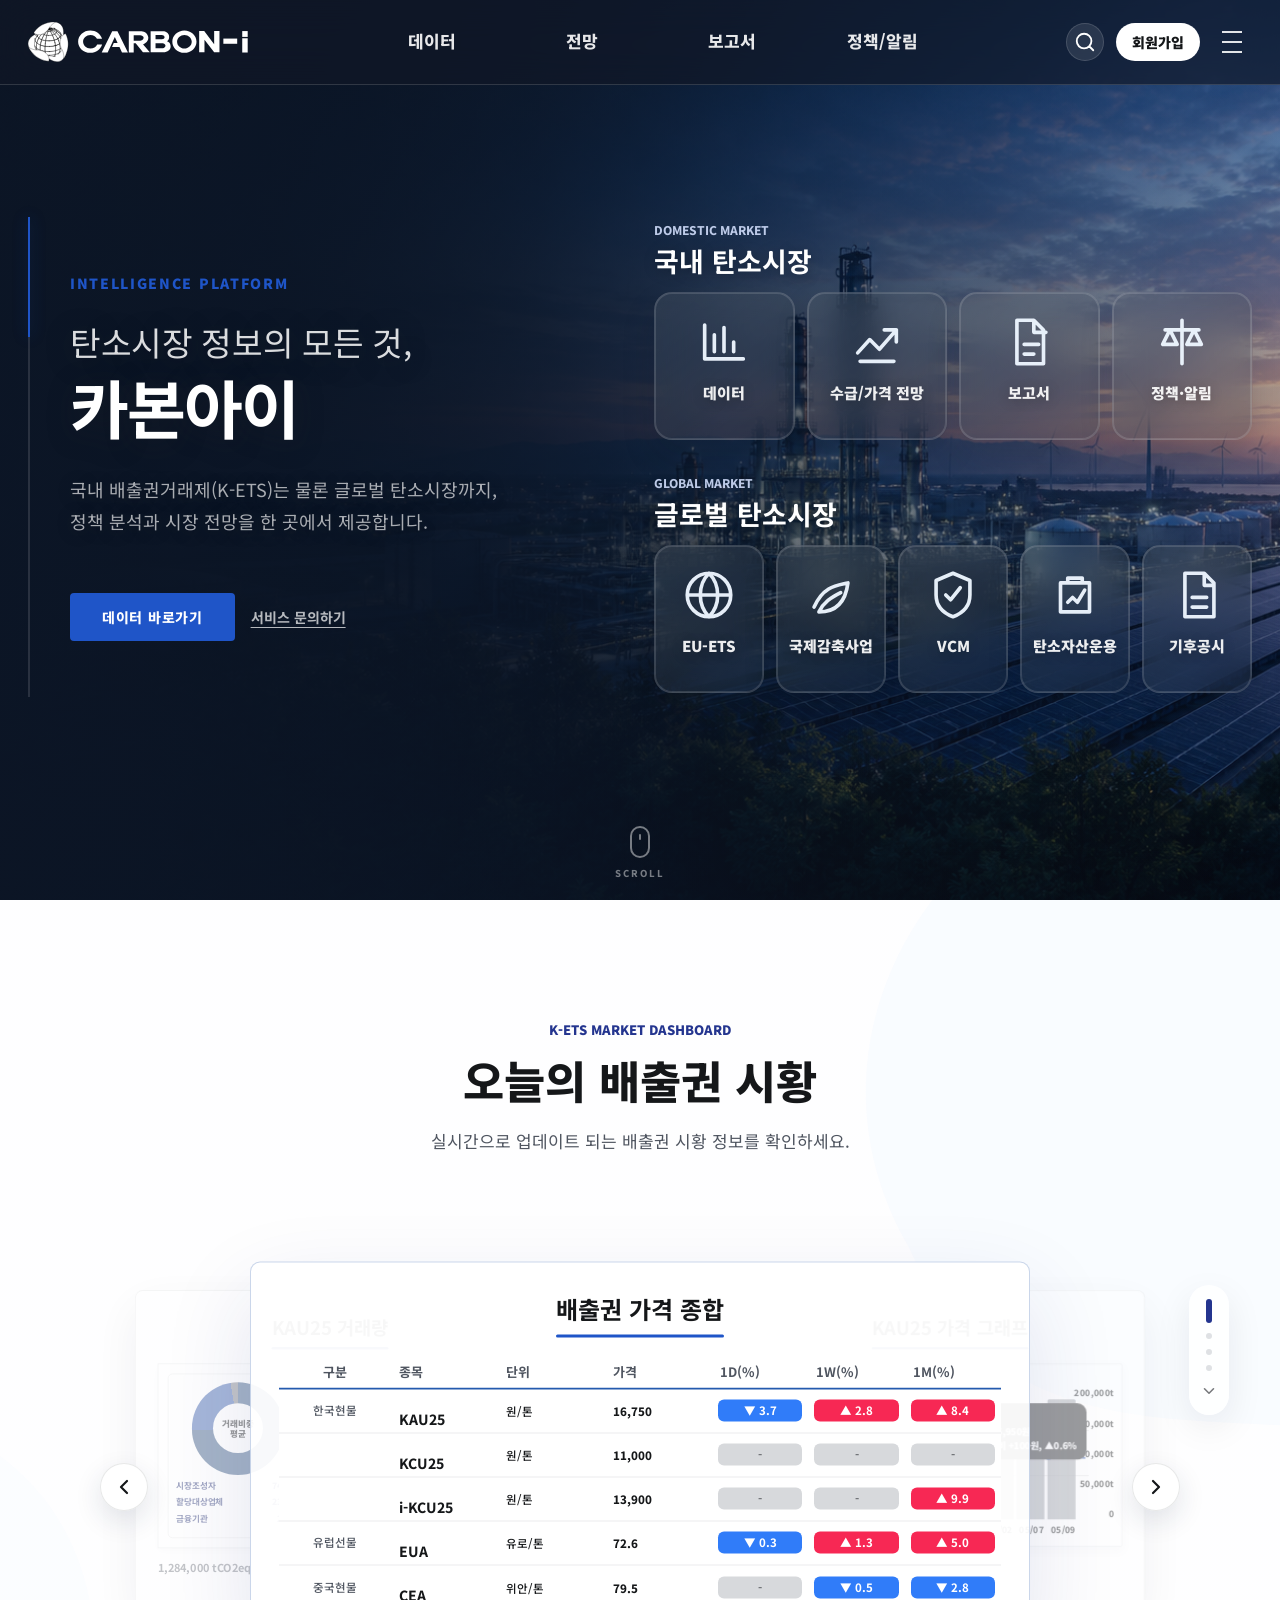
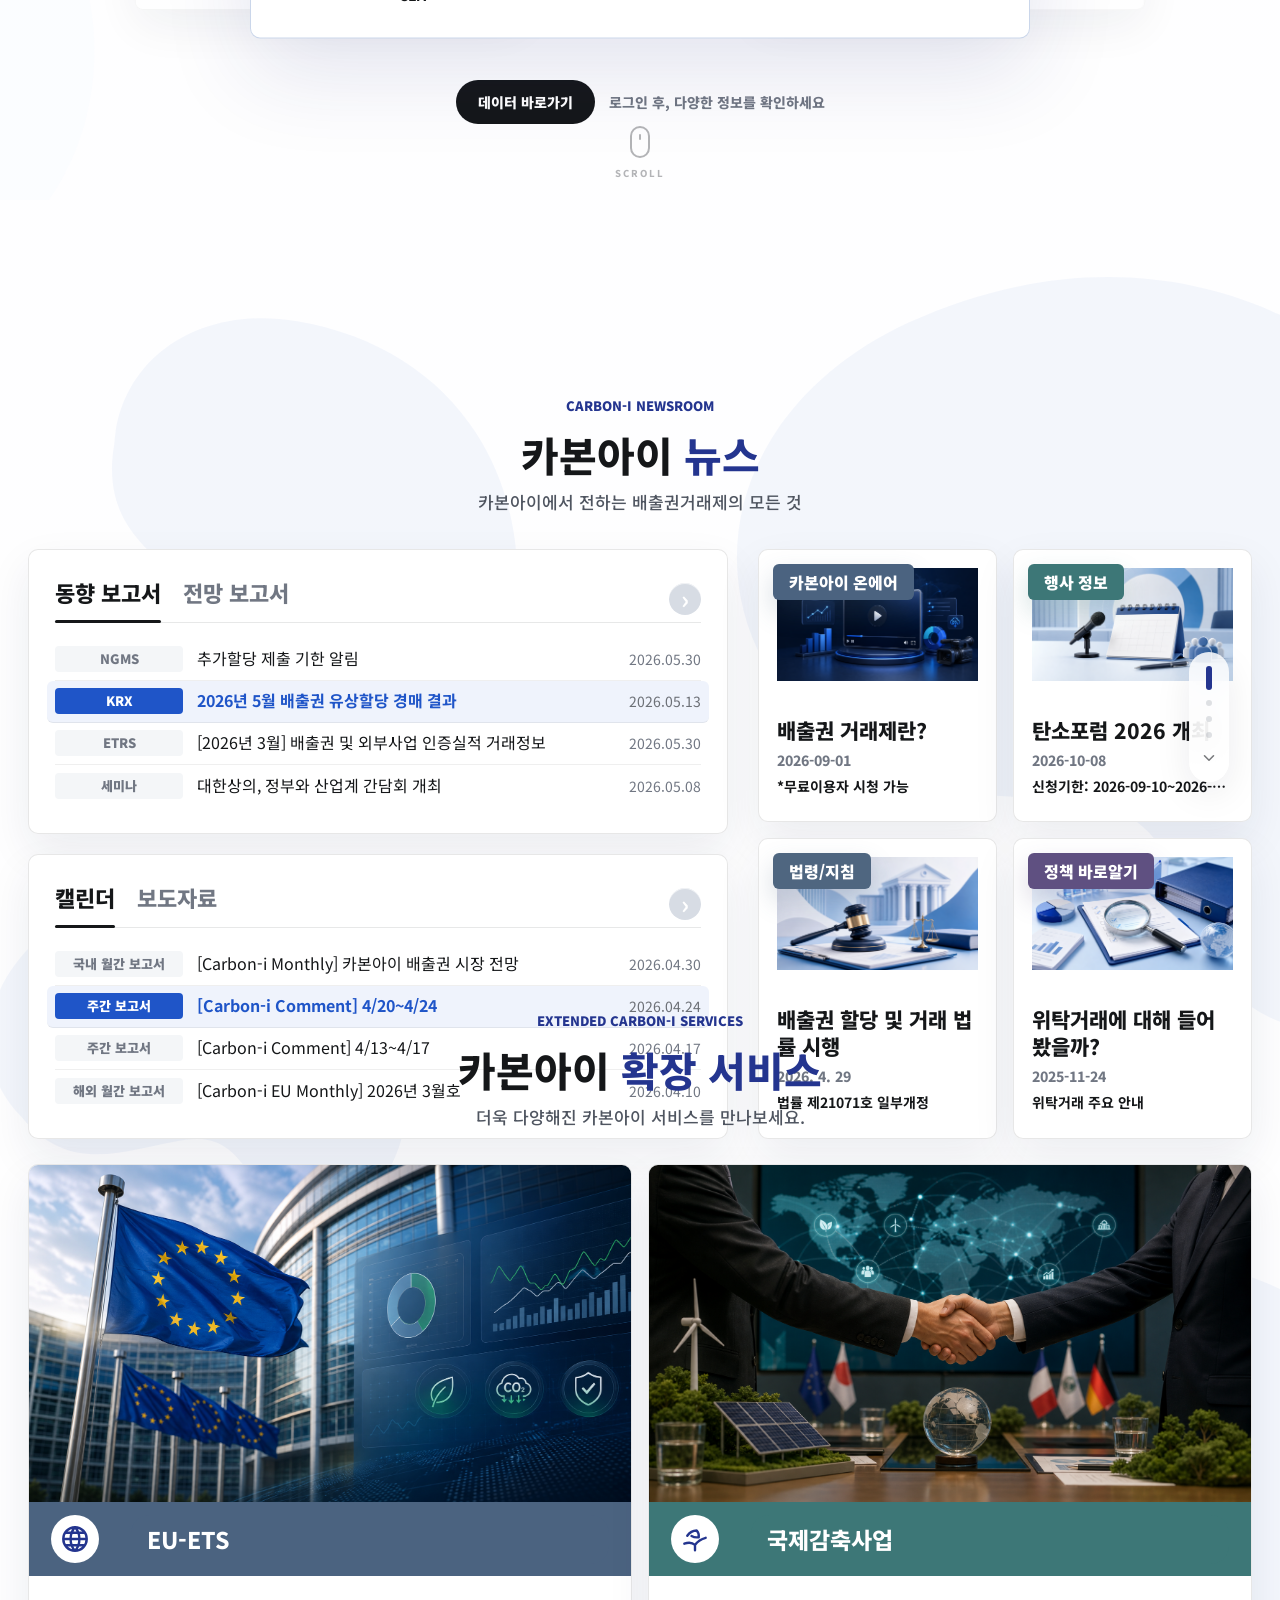
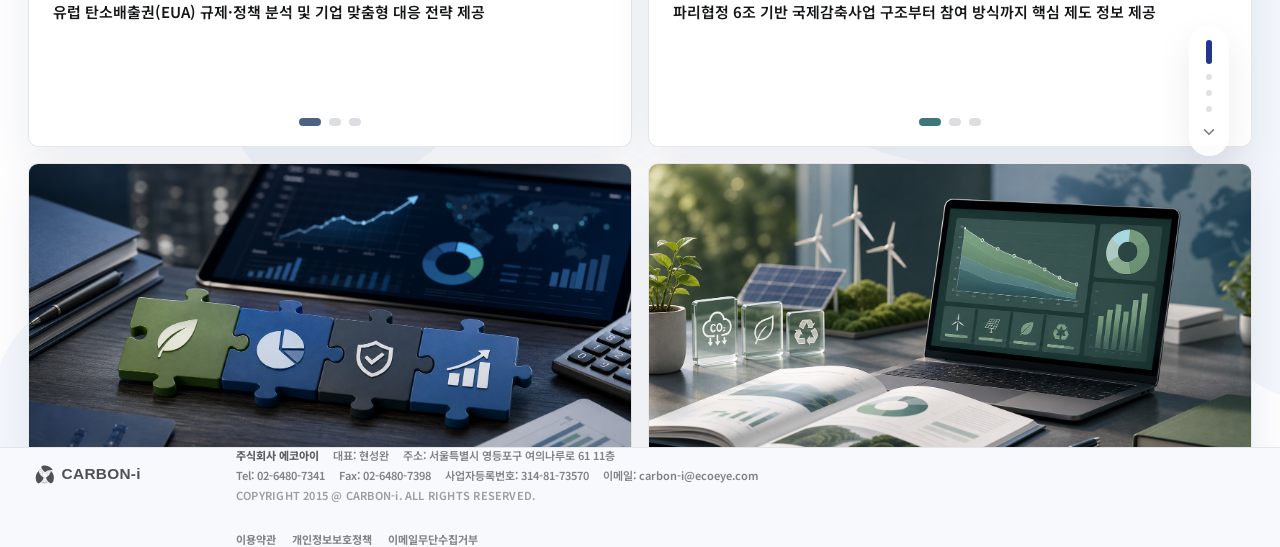
<file: v6/index.html>
<!doctype html>
<html lang="ko">

<head>
  <meta charset="UTF-8" />
  <meta name="viewport" content="width=device-width, initial-scale=1.0" />
  <title>카본아이</title>
  <link rel="preconnect" href="https://fonts.googleapis.com" />
  <link rel="preconnect" href="https://fonts.gstatic.com" crossorigin />
  <link href="https://fonts.googleapis.com/css2?family=Noto+Sans+KR:wght@400;500;700&display=swap" rel="stylesheet" />
  <link rel="stylesheet" href="./styles.css" />
  <link rel="stylesheet" href="./content-sections.css" />
  <link rel="stylesheet" href="./design-refresh.css" />
</head>

<body>
  <header class="site-header">
    <div class="header-inner">
      <a class="brand" href="#" aria-label="CARBON-i 홈">
        <img src="./assets/carbon-i-logo-o-white.svg" alt="CARBON-i" data-logo-dark="./assets/carbon-i-logo-o-gray.svg"
          data-logo-light="./assets/carbon-i-logo-o-white.svg" />
      </a>

      <nav class="primary-nav primary-nav--aligned-mega" aria-label="주요 메뉴">
        <a href="#" data-mega-target="data">데이터</a>
        <a href="#" data-mega-target="forecast">전망</a>
        <a href="#" data-mega-target="report">보고서</a>
        <a href="#" data-mega-target="policy">정책/알림</a>
      </nav>

      <div class="header-actions">
        <button class="icon-button" type="button" aria-label="검색">
          <svg viewBox="0 0 24 24" aria-hidden="true">
            <path d="m21 21-4.35-4.35m2.35-5.65a8 8 0 1 1-16 0 8 8 0 0 1 16 0Z" />
          </svg>
        </button>
        <a class="login-link" href="#">로그인</a>
        <a class="join-button" href="#">회원가입</a>
        <div class="language-switch" aria-label="언어 선택">
          <a class="is-active" href="#">KR</a>
          <span></span>
          <a href="#">EN</a>
        </div>
        <button class="menu-button" type="button" aria-label="전체메뉴">
          <span></span>
          <span></span>
          <span></span>
        </button>
      </div>
    </div>
    <div class="aligned-mega-panel" aria-label="주요 메뉴 하위 메뉴">
      <div class="aligned-mega-inner">
        <section class="aligned-mega-group" data-mega-group="forecast">
          <h2>전망</h2>
          <a href="#">단기전망</a>
          <a href="#">정기전망</a>
        </section>
        <section class="aligned-mega-group" data-mega-group="data">
          <h2>데이터</h2>
          <a href="#">가격동향</a>
          <a href="#">거래동향</a>
          <a href="#">경매</a>
          <a href="#">KOC 발행현황</a>
        </section>
        <section class="aligned-mega-group aligned-mega-group--report" data-mega-group="report">
          <h2>보고서</h2>
          <div class="aligned-mega-depth">
            <div>
              <h3>동향보고서</h3>
              <a href="#">주간보고서</a>
              <a href="#">월간보고서</a>
              <a href="#">이슈보고서</a>
              <a href="#">세미나 리뷰</a>
            </div>
            <div>
              <h3>전망보고서</h3>
              <a href="#">단기전망보고서</a>
              <a href="#">장기전망보고서</a>
              <a href="#">설문조사</a>
            </div>
          </div>
        </section>
        <section class="aligned-mega-group" data-mega-group="policy">
          <h2>정책·알림</h2>
          <a href="#">제도 개요</a>
          <a href="#">정책바로알기</a>
          <a href="#">법령/지침</a>
          <a href="#">보도자료</a>
          <a href="#">캘린더</a>
          <a href="#">행사정보</a>
        </section>
      </div>
    </div>
  </header>
  <main class="snap-page">
    <section class="hero-section" data-header-theme="dark">
      <div class="hero-bg is-active" data-bg="0"></div>
      <div class="hero-bg" data-bg="1"></div>
      <div class="hero-bg" data-bg="2"></div>
      <div class="hero-bg" data-bg="3"></div>
      <div class="hero-bg" data-bg="4"></div>
      <div class="hero-bg" data-bg="5"></div>
      <div class="hero-bg" data-bg="6"></div>
      <div class="hero-overlay"></div>

      <div class="hero-inner">
        <!-- 에디토리얼 헤드 디자인 적용 -->
        <section class="hero-copy">
          <span class="eyebrow-text">Intelligence Platform</span>
          <h1>
            <span>탄소시장 정보의 모든 것,</span>
            카본아이
          </h1>
          <p class="hero-description">
            국내 배출권거래제(K-ETS)는 물론 글로벌 탄소시장까지,<br />
            정책 분석과 시장 전망을 한 곳에서 제공합니다.
          </p>
          <div class="hero-actions">
            <a class="hero-cta" href="#">데이터 바로가기</a>
            <a class="hero-secondary-link" href="#">서비스 문의하기</a>
          </div>
        </section>

        <section class="market-menu" aria-label="탄소시장 바로가기">
          <article class="market-group market-group--domestic">
            <div class="group-heading">
              <p>Domestic Market</p>
              <h2>국내 탄소시장</h2>
            </div>
            <div class="menu-grid menu-grid--domestic">
              <a class="menu-tile" href="#">
                <span class="tile-icon" aria-hidden="true"><svg viewBox="0 0 24 24">
                    <path d="M4 19V5m0 14h16M8 16V9m4 7V6m4 10v-4" />
                  </svg></span>
                <span class="tile-label">데이터</span>
              </a>
              <a class="menu-tile" href="#">
                <span class="tile-icon" aria-hidden="true"><svg viewBox="0 0 24 24">
                    <path d="M4 16.5 9 11l4 4 7-8M15 7h5v5M5 20h14" />
                  </svg></span>
                <span class="tile-label">수급/가격 전망</span>
              </a>
              <a class="menu-tile" href="#">
                <span class="tile-icon" aria-hidden="true"><svg viewBox="0 0 24 24">
                    <path d="M7 3h7l4 4v14H7V3Zm7 0v5h5M10 13h6M10 17h4" />
                  </svg></span>
                <span class="tile-label">보고서</span>
              </a>
              <a class="menu-tile" href="#">
                <span class="tile-icon" aria-hidden="true"><svg viewBox="0 0 24 24">
                    <path d="M12 3v18M5 7h14M7 7l-3 6h6L7 7Zm10 0-3 6h6l-3-6Z" />
                  </svg></span>
                <span class="tile-label">정책·알림</span>
              </a>
            </div>
          </article>

          <article class="market-group market-group--global">
            <div class="group-heading">
              <p>Global Market</p>
              <h2>글로벌 탄소시장</h2>
            </div>
            <div class="menu-grid menu-grid--global">
              <a class="menu-tile" href="#">
                <span class="tile-icon" aria-hidden="true"><svg viewBox="0 0 24 24">
                    <path
                      d="M12 3a9 9 0 1 0 0 18 9 9 0 0 0 0-18Zm0 0c2.4 2.4 3.6 5.4 3.6 9S14.4 18.6 12 21m0-18C9.6 5.4 8.4 8.4 8.4 12s1.2 6.6 3.6 9M3.5 12h17" />
                  </svg></span>
                <span class="tile-label">EU-ETS</span>
              </a>
              <a class="menu-tile" href="#">
                <span class="tile-icon" aria-hidden="true"><svg viewBox="0 0 24 24">
                    <path d="M5 17c4-9 10-9 14-10-1 8-5 12-12 12m0 0c2-4 5-6 9-8" />
                  </svg></span>
                <span class="tile-label">국제감축사업</span>
              </a>
              <a class="menu-tile" href="#">
                <span class="tile-icon" aria-hidden="true"><svg viewBox="0 0 24 24">
                    <path d="M12 3 5 6v6c0 4.5 3 7.5 7 9 4-1.5 7-4.5 7-9V6l-7-3Zm-3 9 2 2 4-5" />
                  </svg></span>
                <span class="tile-label">VCM</span>
              </a>
              <a class="menu-tile" href="#">
                <span class="tile-icon" aria-hidden="true"><svg viewBox="0 0 24 24">
                    <path d="M9 7V5h6v2m-9 0h12v12H6V7Zm3 8 2-2 2 2 3-5" />
                  </svg></span>
                <span class="tile-label">탄소자산운용</span>
              </a>
              <a class="menu-tile" href="#">
                <span class="tile-icon" aria-hidden="true"><svg viewBox="0 0 24 24">
                    <path d="M7 3h8l4 4v14H7V3Zm8 0v5h4M10 13h6M10 17h6" />
                  </svg></span>
                <span class="tile-label">기후공시</span>
              </a>
            </div>
          </article>
        </section>

        <!-- <div class="page-indicator" aria-label="히어로 배경 선택">
          <button class="indicator-dot is-active" type="button" aria-label="히어로 배경 1 보기"
            data-hero-indicator="0"></button>
          <button class="indicator-dot" type="button" aria-label="히어로 배경 2 보기" data-hero-indicator="1"></button>
          <button class="indicator-dot" type="button" aria-label="히어로 배경 3 보기" data-hero-indicator="2"></button>
          <button class="indicator-dot" type="button" aria-label="히어로 배경 4 보기" data-hero-indicator="3"></button>
          <button class="indicator-dot" type="button" aria-label="히어로 배경 5 보기" data-hero-indicator="4"></button>
          <button class="indicator-dot" type="button" aria-label="히어로 배경 6 보기" data-hero-indicator="5"></button>
          <button class="indicator-dot" type="button" aria-label="히어로 배경 7 보기" data-hero-indicator="6"></button>
          <button class="indicator-arrow" type="button" aria-label="다음 섹션으로 이동" data-section-next>
            <svg viewBox="0 0 24 24">
              <path d="m6 9 6 6 6-6" />
            </svg>
          </button>
        </div> -->

        <!-- <div class="hero-floating-actions" aria-label="문의 바로가기">
          <a class="hero-floating-button" href="#">서비스 이용 문의</a>
          <a class="hero-floating-button hero-floating-button--accent" href="#">배출권 거래 문의</a>
        </div> -->
      </div>

      <!-- Scroll down indicator -->
      <div class="scroll-indicator" aria-hidden="true">
        <div class="mouse-icon">
          <span class="mouse-wheel"></span>
        </div>
        <span class="scroll-text">SCROLL</span>
      </div>
    </section>

    <section class="market-section market-section--light" data-header-theme="light" aria-label="오늘의 배출권 시황">
      <header class="market-topbar">
        <div class="market-topbar-inner">
          <a class="market-brand" href="#" aria-label="CARBON-i">
            <img src="./assets/carbon-i-logo-light.svg" alt="CARBON-i" />
          </a>
          <nav class="market-nav" aria-label="시황 메뉴">
            <a href="#">전망</a>
            <a href="#">데이터</a>
            <a href="#">보고서</a>
            <a href="#">정책·알림</a>
          </nav>
          <div class="market-actions">
            <a href="#">로그인</a>
            <a class="market-join" href="#">회원가입</a>
          </div>
        </div>
      </header>

      <div class="market-section-inner">
        <div class="market-intro">
          <p class="section-kicker">K-ETS Market Dashboard</p>
          <h2>오늘의 배출권 시황</h2>
          <p>실시간으로 업데이트 되는 배출권 시황 정보를 확인하세요.</p>
          <!-- <div class="market-live-strip" aria-label="주요 시장 지표">
            <div><span>KAU25</span><strong>16,750</strong><em class="down">▼ 3.7%</em></div>
            <div><span>EUA</span><strong>72.6</strong><em class="down">▼ 0.3%</em></div>
            <div><span>Updated</span><strong>09:30</strong><em>KRX 기준</em></div>
          </div> -->

        </div>

        <div class="allowance-carousel" data-market-carousel>
          <button class="carousel-arrow carousel-arrow--prev" type="button" aria-label="이전 시황 카드" data-market-prev>
            <svg viewBox="0 0 24 24">
              <path d="m15 18-6-6 6-6" />
            </svg>
          </button>

          <div class="carousel-stage">
            <article class="market-card market-card--participants is-prev" data-market-card>

              <h3>KAU25 거래량</h3>
              <div class="participant-dashboard" aria-hidden="true">
                <div class="donut-panel">
                  <div class="donut-chart"><span>거래비중<br />평균</span></div>
                  <p><b>시장조성자</b> 74.4%</p>
                  <p><b>할당대상업체</b> 23.0%</p>
                  <p><b>금융기관</b> 2.6%</p>
                </div>
                <div class="participant-table">
                  <div class="participant-head"><span>날짜</span><span>할당대상업체</span><span>시장조성자</span><span>금융기관</span>
                  </div>
                  <div class="participant-row"><span>4/13</span><b class="buy">35.79</b><i class="buy-bar"></i><b
                      class="sell">-14.39</b><i class="sell-bar"></i><b class="sell">-21.40</b></div>
                  <div class="participant-row"><span>4/14</span><b class="buy">39.03</b><i class="buy-bar wide"></i><b
                      class="sell">-50.23</b><i class="sell-bar wide"></i><b class="buy">11.20</b></div>
                  <div class="participant-row"><span>4/15</span><b class="sell">-6.44</b><i class="sell-bar thin"></i><b
                      class="buy">6.44</b><i class="buy-bar thin"></i><b class="sell">-8.12</b></div>
                  <div class="participant-row"><span>4/16</span><b class="buy">1.02</b><i class="buy-bar thin"></i><b
                      class="buy">53.63</b><i class="buy-bar wide"></i><b class="sell">-54.65</b></div>

                </div>
              </div>
              <strong>1,284,000 tCO2eq</strong>
            </article>

            <article class="market-card is-active" data-market-card>

              <h3>배출권 가격 종합</h3>
              <div class="allowance-table" aria-label="배출권 가격 종합 표">
                <div class="table-row table-head">
                  <span>구분</span><span>종목</span><span>단위</span><span>가격</span><span>1D(%)</span><span>1W(%)</span><span>1M(%)</span>
                </div>
                <div class="table-row"><span>한국<br />현물</span><strong>KAU25</strong><span>원/톤</span><em>16,750</em><b
                    class="down">▼ 3.7</b><b class="up">▲ 2.8</b><b class="up">▲ 8.4</b></div>
                <div class="table-row">
                  <span></span><strong>KCU25</strong><span>원/톤</span><em>11,000</em><b>-</b><b>-</b><b>-</b>
                </div>
                <div class="table-row">
                  <span></span><strong>i-KCU25</strong><span>원/톤</span><em>13,900</em><b>-</b><b>-</b><b class="up">▲
                    9.9</b>
                </div>
                <div class="table-row"><span>유럽<br />선물</span><strong>EUA</strong><span>유로/톤</span><em>72.6</em><b
                    class="down">▼ 0.3</b><b class="up">▲ 1.3</b><b class="up">▲ 5.0</b></div>
                <div class="table-row">
                  <span>중국<br />현물</span><strong>CEA</strong><span>위안/톤</span><em>79.5</em><b>-</b><b class="down">▼
                    0.5</b><b class="down">▼ 2.8</b>
                </div>
              </div>
            </article>

            <article class="market-card is-next" data-market-card>

              <h3>KAU25 가격 그래프</h3>
              <div class="price-chart" aria-hidden="true">
                <div class="chart-scale chart-scale--left">
                  <span>30,000원</span><span>25,000원</span><span>20,000원</span><span>15,000원</span>
                </div>
                <div class="chart-scale chart-scale--right">
                  <span>200,000t</span><span>150,000t</span><span>100,000t</span><span>50,000t</span><span>0</span>
                </div>
                <div class="chart-bars">
                  <span></span><span></span><span></span><span></span><span></span><span></span><span></span><span></span>
                </div>
                <svg class="chart-line" viewBox="0 0 620 220" preserveAspectRatio="none">
                  <path d="M24 166 L108 160 L192 162 L276 154 L360 152 L444 156 L528 158 L612 164" />
                  <circle cx="528" cy="158" r="8" />
                </svg>
                <span class="chart-tooltip">05/07<br />종가 16,950원<br />전일대비 +100원, ▲0.6%</span>
                <div class="chart-x">
                  <span>04/24</span><span>04/25</span><span>04/28</span><span>04/29</span><span>04/30</span><span>05/02</span><span>05/07</span><span>05/09</span>
                </div>
              </div>
              <strong>최근 30일 기준</strong>
            </article>

            <article class="market-card market-card--participants" data-market-card>
              <h3>시장참여자별 거래동향</h3>
              <div class="participant-dashboard" aria-hidden="true">
                <div class="donut-panel">
                  <div class="donut-chart"><span>거래비중<br />평균</span></div>
                  <p><b>시장조성자</b> 74.4%</p>
                  <p><b>할당대상업체</b> 23.0%</p>
                  <p><b>금융기관</b> 2.6%</p>
                </div>
                <div class="participant-table">
                  <div class="participant-head"><span>날짜</span><span>할당대상업체</span><span>시장조성자</span><span>금융기관</span>
                  </div>
                  <div class="participant-row"><span>4/13</span><b class="buy">35.79</b><i class="buy-bar"></i><b
                      class="sell">-14.39</b><i class="sell-bar"></i><b class="sell">-21.40</b></div>
                  <div class="participant-row"><span>4/14</span><b class="buy">39.03</b><i class="buy-bar wide"></i><b
                      class="sell">-50.23</b><i class="sell-bar wide"></i><b class="buy">11.20</b></div>
                  <div class="participant-row"><span>4/15</span><b class="sell">-6.44</b><i class="sell-bar thin"></i><b
                      class="buy">6.44</b><i class="buy-bar thin"></i><b class="sell">-8.12</b></div>
                  <div class="participant-row"><span>4/16</span><b class="buy">1.02</b><i class="buy-bar thin"></i><b
                      class="buy">53.63</b><i class="buy-bar wide"></i><b class="sell">-54.65</b></div>
                </div>
              </div>
              <strong>할당업체 · 증권사 · 시장조성자</strong>
            </article>
          </div>

          <button class="carousel-arrow carousel-arrow--next" type="button" aria-label="다음 시황 카드" data-market-next>
            <svg viewBox="0 0 24 24">
              <path d="m9 6 6 6-6 6" />
            </svg>
          </button>

          <div class="market-cta-row">
            <a class="market-cta" href="#">데이터 바로가기</a>
            <span>로그인 후, 다양한 정보를 확인하세요</span>
          </div>
        </div>
      </div>
      <div class="page-indicator page-indicator--light" aria-label="섹션 이동">
        <button class="indicator-dot" type="button" aria-label="메인 섹션으로 이동" data-section-indicator="0"></button>
        <button class="indicator-dot is-active" type="button" aria-label="시황 섹션으로 이동"
          data-section-indicator="1"></button>
        <button class="indicator-dot" type="button" aria-label="뉴스 섹션으로 이동" data-section-indicator="2"></button>
        <button class="indicator-dot" type="button" aria-label="서비스 섹션으로 이동" data-section-indicator="3"></button>
        <button class="indicator-arrow" type="button" aria-label="다음 섹션으로 이동" data-section-next>
          <svg viewBox="0 0 24 24">
            <path d="m6 9 6 6 6-6" />
          </svg>
        </button>
      </div>

      <!-- Scroll down indicator -->
      <div class="scroll-indicator" aria-hidden="true">
        <div class="mouse-icon">
          <span class="mouse-wheel"></span>
        </div>
        <span class="scroll-text">SCROLL</span>
      </div>
    </section>

    <section class="content-section news-section" data-header-theme="light" aria-label="카본아이 뉴스">
      <header class="content-topbar">
        <div class="content-topbar-inner">
          <a class="content-brand" href="#" aria-label="CARBON-i"><img src="./assets/carbon-i-logo-light.svg"
              alt="CARBON-i" /></a>
          <nav class="content-nav" aria-label="뉴스 메뉴"><a href="#">전망</a><a href="#">데이터</a><a href="#">보고서</a><a
              href="#">정책·알림</a></nav>
          <div class="content-actions"><a href="#">로그인</a><a class="content-join" href="#">회원가입</a></div>
        </div>
      </header>
      <div class="content-section-inner news-inner">
        <div class="section-title-block section-title-block--center">
          <p class="section-kicker">Carbon-i Newsroom</p>
          <h2>카본아이 <span>뉴스</span></h2>
          <p>카본아이에서 전하는 배출권거래제의 모든 것</p>
        </div>
        <div class="news-layout">
          <div class="news-report-stack">
            <section class="news-report-panel" aria-label="동향 및 전망 보고서">
              <div class="news-report-tabs">
                <button class="is-active" type="button">동향 보고서</button>
                <button type="button">전망 보고서</button>
                <a href="#" aria-label="동향 및 전망 보고서 더보기">›</a>
              </div>
              <div class="news-report-list">
                <a href="#"><span class="news-report-label">NGMS</span><span class="news-report-title">추가할당 제출 기한
                    알림</span><time>2026.05.30</time></a>
                <a class="is-highlight" href="#"><span class="news-report-label">KRX</span><strong
                    class="news-report-title">2026년 5월 배출권 유상할당 경매 결과</strong><time>2026.05.13</time></a>
                <a href="#"><span class="news-report-label">ETRS</span><span class="news-report-title">[2026년 3월] 배출권 및
                    외부사업 인증실적 거래정보</span><time>2026.05.30</time></a>
                <a href="#"><span class="news-report-label">세미나</span><span class="news-report-title">대한상의, 정부와 산업계 간담회
                    개최</span><time>2026.05.08</time></a>
              </div>
            </section>

            <section class="news-report-panel" aria-label="캘린더 및 보도자료">
              <div class="news-report-tabs">
                <button class="is-active" type="button">캘린더</button>
                <button type="button">보도자료</button>
                <a href="#" aria-label="캘린더 및 보도자료 더보기">›</a>
              </div>
              <div class="news-report-list">
                <a href="#"><span class="news-report-label">국내 월간 보고서</span><span class="news-report-title">[Carbon-i
                    Monthly] 카본아이 배출권 시장 전망</span><time>2026.04.30</time></a>
                <a class="is-highlight" href="#"><span class="news-report-label">주간 보고서</span><strong
                    class="news-report-title">[Carbon-i Comment] 4/20~4/24</strong><time>2026.04.24</time></a>
                <a href="#"><span class="news-report-label">주간 보고서</span><span class="news-report-title">[Carbon-i
                    Comment] 4/13~4/17</span><time>2026.04.17</time></a>
                <a href="#"><span class="news-report-label">해외 월간 보고서</span><span class="news-report-title">[Carbon-i EU
                    Monthly] 2026년 3월호</span><time>2026.04.10</time></a>
              </div>
            </section>
          </div>

          <div class="feature-news-grid">
            <article class="feature-news-card feature-news-card--onair">
              <div class="feature-media">
                <img src="./assets/thumb-onair.png" alt="" />
                <p>카본아이 온에어</p>
              </div>
              <div>
                <h3>배출권 거래제란?</h3><time>2026-09-01</time><strong>*무료이용자 시청 가능</strong>
              </div>
            </article>
            <article class="feature-news-card feature-news-card--event">
              <div class="feature-media">
                <img src="./assets/thumb-event.png" alt="" />
                <p>행사 정보</p>
              </div>
              <div>
                <h3>탄소포럼 2026 개최</h3><time>2026-10-08</time><strong>신청기한: 2026-09-10~2026-09-30</strong>
              </div>
            </article>
            <article class="feature-news-card feature-news-card--law">
              <div class="feature-media">
                <img src="./assets/thumb-law.png" alt="" />
                <p>법령/지침</p>
              </div>
              <div>
                <h3>배출권 할당 및 거래 법률 시행</h3><time>2026. 4. 29</time><strong>법률 제21071호 일부개정</strong>
              </div>
            </article>
            <article class="feature-news-card feature-news-card--policy">
              <div class="feature-media">
                <img src="./assets/thumb-policy.png" alt="" />
                <p>정책 바로알기</p>
              </div>
              <div>
                <h3>위탁거래에 대해 들어봤을까?</h3><time>2025-11-24</time><strong>위탁거래 주요 안내</strong>
              </div>
            </article>
          </div>
        </div>
      </div>
      <div class="page-indicator page-indicator--light" aria-label="섹션 이동">
        <button class="indicator-dot" type="button" aria-label="메인 섹션으로 이동" data-section-indicator="0"></button>
        <button class="indicator-dot" type="button" aria-label="시황 섹션으로 이동" data-section-indicator="1"></button>
        <button class="indicator-dot is-active" type="button" aria-label="뉴스 섹션으로 이동"
          data-section-indicator="2"></button>
        <button class="indicator-dot" type="button" aria-label="서비스 섹션으로 이동" data-section-indicator="3"></button>
        <button class="indicator-arrow" type="button" aria-label="다음 섹션으로 이동" data-section-next>
          <svg viewBox="0 0 24 24">
            <path d="m6 9 6 6 6-6" />
          </svg>
        </button>
      </div>
    </section>

    <section class="content-section service-section" data-header-theme="light" aria-label="카본아이 확장 서비스">
      <header class="content-topbar">
        <div class="content-topbar-inner">
          <a class="content-brand" href="#" aria-label="CARBON-i"><img src="./assets/carbon-i-logo-light.svg"
              alt="CARBON-i" /></a>
          <nav class="content-nav" aria-label="확장 서비스 메뉴"><a href="#">전망</a><a href="#">데이터</a><a href="#">보고서</a><a
              href="#">정책·알림</a></nav>
          <div class="content-actions"><a href="#">로그인</a><a class="content-join" href="#">회원가입</a></div>
        </div>
      </header>
      <div class="content-section-inner service-inner">
        <div class="section-title-block section-title-block--center">
          <p class="section-kicker">Extended Carbon-i Services</p>
          <h2>카본아이 <span>확장 서비스</span></h2>
          <p>더욱 다양해진 카본아이 서비스를 만나보세요.</p>
        </div>
        <div class="service-card-grid">
          <article class="service-card service-card--blue" data-copy-slider>
            <img src="./assets/service-eu-ets.png" alt="" />
            <div class="service-card-head">
              <span class="service-card-icon" aria-hidden="true">
                <svg viewBox="0 0 24 24">
                  <path
                    d="M12 3.2a8.8 8.8 0 1 0 0 17.6 8.8 8.8 0 0 0 0-17.6Zm0 0c2.2 2.1 3.3 5 3.3 8.8s-1.1 6.7-3.3 8.8M12 3.2C9.8 5.3 8.7 8.2 8.7 12s1.1 6.7 3.3 8.8M4 12h16M5.7 7.3h12.6M5.7 16.7h12.6" />
                </svg>
              </span>
              <h3>EU-ETS</h3>
            </div>
            <div class="service-copy-window">
              <div class="service-copy-track">
                <p>유럽 탄소배출권(EUA) 규제·정책 분석 및 기업 맞춤형 대응 전략 제공</p>
                <p>EU-ETS 탄소시장 시황, 가격 전망 및 정책 이슈를 반영한 리포트 제공</p>
                <p>EUA 구매·보유·이전·정산까지 아우르는 통합 배출권 운용 서비스 제공</p>
              </div>
            </div>
            <div class="service-dots"><button class="is-active" type="button"></button><button
                type="button"></button><button type="button"></button></div>
          </article>
          <article class="service-card service-card--teal" data-copy-slider>
            <img src="./assets/service-international.png" alt="" />
            <div class="service-card-head">
              <span class="service-card-icon" aria-hidden="true">
                <svg viewBox="0 0 24 24">
                  <path
                    d="M4 15.5c3.4-1.2 6-.9 8 1 2-2.8 4.7-4.6 8-5.4M6.2 9.6c1.8-2.6 4.2-3.9 7.1-4 1.3 1.5 1.8 3.2 1.5 5.1-2 .3-3.8 0-5.4-.9M12 16.5v4" />
                </svg>
              </span>
              <h3>국제감축사업</h3>
            </div>
            <div class="service-copy-window">
              <div class="service-copy-track">
                <p>파리협정 6조 기반 국제감축사업 구조부터 참여 방식까지 핵심 제도 정보 제공</p>
                <p>CORSIA·VCM 등 국제탄소시장 핵심 사안을 정리한 실무 참고용 이슈 리포트 제공</p>
                <p>COP·SB 등 주요 국제회의 결과와 국제탄소시장 정책·규정 변화 최신동향 제공</p>
              </div>
            </div>
            <div class="service-dots"><button class="is-active" type="button"></button><button
                type="button"></button><button type="button"></button></div>
          </article>
          <article class="service-card service-card--navy" data-copy-slider>
            <img src="./assets/service-asset.png" alt="" />
            <div class="service-card-head">
              <span class="service-card-icon" aria-hidden="true">
                <svg viewBox="0 0 24 24">
                  <path d="M4 19h16M7 16V9M12 16V5M17 16v-4M5 11l7-7 7 7" />
                </svg>
              </span>
              <h3>탄소자산운용</h3>
            </div>
            <div class="service-copy-window">
              <div class="service-copy-track">
                <p>배출량 관리부터 할당 최적화·배출권 거래 전략 수립까지 기업 맞춤 플랫폼</p>
                <p>기업별 배출량·보유 배출권 데이터와 정책 변화를 반영한 과부족 분석 제공</p>
                <p>배출권 운용 인사이트, 실무 가이드 및 최적 매매전략 제시</p>
              </div>
            </div>
            <div class="service-dots"><button class="is-active" type="button"></button><button
                type="button"></button><button type="button"></button></div>
          </article>
          <article class="service-card service-card--purple" data-copy-slider>
            <img src="./assets/service-reduction.png" alt="" />
            <div class="service-card-head">
              <span class="service-card-icon" aria-hidden="true">
                <svg viewBox="0 0 24 24">
                  <path
                    d="M12 20v-8M12 12c-4.2-.2-6.8-2.3-7.7-6.5 4.1.1 6.7 2.3 7.7 6.5Zm0 0c4.3-.2 7-2.4 8-6.5-4.2.1-6.9 2.3-8 6.5Z" />
                </svg>
              </span>
              <h3>감축전략수립</h3>
            </div>
            <div class="service-copy-window">
              <div class="service-copy-track">
                <p>기후 시나리오 기반의 최적 온실가스 감축 경로 정의 및 목표 수립 지원</p>
                <p>MACC 분석을 통한 감축사업별 경제성 평가 및 최적 투자 우선순위 도출</p>
                <p>감축 전략 실행에 따른 EBITDA 및 주요 재무 지표별 영향도 정량 분석</p>
              </div>
            </div>
            <div class="service-dots"><button class="is-active" type="button"></button><button
                type="button"></button><button type="button"></button></div>
          </article>
        </div>
      </div>
      <footer class="service-footer" aria-label="회사 정보">
        <div class="service-footer-inner">
          <a class="service-footer-brand" href="#" aria-label="CARBON-i">
            <img src="./assets/carbon-i-logo-light.svg" alt="CARBON-i" />
          </a>
          <div class="service-footer-info">
            <p><strong>주식회사 에코아이</strong><span>대표: 현성완</span><span>주소: 서울특별시 영등포구 여의나루로 61 11층</span></p>
            <p><span>Tel: 02-6480-7341</span><span>Fax: 02-6480-7398</span><span>사업자등록번호: 314-81-73570</span><span>이메일:
                carbon-i@ecoeye.com</span></p>
            <p class="service-footer-copy">COPYRIGHT 2015 @ CARBON-i. ALL RIGHTS RESERVED.</p>
          </div>
          <nav class="service-footer-links" aria-label="푸터 링크">
            <a href="#">이용약관</a>
            <a href="#">개인정보보호정책</a>
            <a href="#">이메일무단수집거부</a>
          </nav>
        </div>
      </footer>
      <div class="page-indicator page-indicator--light" aria-label="섹션 이동">
        <button class="indicator-dot" type="button" aria-label="메인 섹션으로 이동" data-section-indicator="0"></button>
        <button class="indicator-dot" type="button" aria-label="시황 섹션으로 이동" data-section-indicator="1"></button>
        <button class="indicator-dot" type="button" aria-label="뉴스 섹션으로 이동" data-section-indicator="2"></button>
        <button class="indicator-dot is-active" type="button" aria-label="서비스 섹션으로 이동"
          data-section-indicator="3"></button>
        <button class="indicator-arrow" type="button" aria-label="처음 섹션으로 이동" data-section-next>
          <svg viewBox="0 0 24 24">
            <path d="m6 9 6 6 6-6" />
          </svg>
        </button>
      </div>
    </section>
  </main>

  <div class="theme-demo" data-theme-demo>
    <button class="theme-demo-toggle" type="button" aria-label="컬러 테마 선택" aria-expanded="false" data-theme-toggle>
      <svg viewBox="0 0 24 24" aria-hidden="true">
        <path
          d="M12 3a9 9 0 0 0 0 18h1.2a1.8 1.8 0 0 0 1.3-3.05 1.45 1.45 0 0 1 1.05-2.45H17a4 4 0 0 0 4-4C21 6.8 17 3 12 3Z" />
        <path d="M7.5 11.5h.01M9.5 7.5h.01M14.5 7.5h.01M16.5 11.5h.01" />
      </svg>
    </button>
    <div class="theme-demo-panel" aria-label="테마 미리보기" data-theme-panel>
      <div class="theme-demo-head">
        <strong>Theme Preview</strong>
        <span>고객 확인용</span>
      </div>
      <label class="theme-opacity-control">
        <span>Background Motif</span>
        <input type="range" min="0" max="100" value="30" data-theme-opacity />
        <output data-theme-opacity-output>30%</output>
      </label>
      <label class="theme-opacity-control">
        <span>Background Color</span>
        <input type="range" min="0" max="35" value="12" data-theme-bg-opacity />
        <output data-theme-bg-opacity-output>12%</output>
      </label>
      <button class="theme-option is-active" type="button" data-theme-option="carbon-navy">
        <span class="theme-swatch" style="--swatch-a: #24358f; --swatch-b: #1f55c8; --swatch-c: #151719;"></span>
        <span>Carbon Navy</span>
      </button>
      <button class="theme-option" type="button" data-theme-option="eco-emerald">
        <span class="theme-swatch" style="--swatch-a: #0f6b4f; --swatch-b: #35b886; --swatch-c: #10251e;"></span>
        <span>Eco Emerald</span>
      </button>
      <button class="theme-option" type="button" data-theme-option="data-blue">
        <span class="theme-swatch" style="--swatch-a: #123f88; --swatch-b: #00a3ff; --swatch-c: #081a33;"></span>
        <span>Data Blue</span>
      </button>
      <button class="theme-option" type="button" data-theme-option="graphite-gold">
        <span class="theme-swatch" style="--swatch-a: #2b2f38; --swatch-b: #c79a3b; --swatch-c: #111318;"></span>
        <span>Graphite Gold</span>
      </button>
      <button class="theme-option" type="button" data-theme-option="clean-teal">
        <span class="theme-swatch" style="--swatch-a: #0f766e; --swatch-b: #5eead4; --swatch-c: #f7fbfb;"></span>
        <span>Clean Teal</span>
      </button>
      <button class="theme-option" type="button" data-theme-option="institutional-blue">
        <span class="theme-swatch" style="--swatch-a: #0b2f5f; --swatch-b: #2f80ed; --swatch-c: #f5f8fc;"></span>
        <span>Institutional Blue</span>
      </button>
      <button class="theme-option" type="button" data-theme-option="climate-slate">
        <span class="theme-swatch" style="--swatch-a: #263241; --swatch-b: #5f9ea0; --swatch-c: #f4f7f8;"></span>
        <span>Climate Slate</span>
      </button>
      <button class="theme-option" type="button" data-theme-option="forest-graphite">
        <span class="theme-swatch" style="--swatch-a: #16382c; --swatch-b: #5aa06f; --swatch-c: #f5f9f4;"></span>
        <span>Forest Graphite</span>
      </button>
      <button class="theme-option" type="button" data-theme-option="carbon-aqua">
        <span class="theme-swatch" style="--swatch-a: #102a43; --swatch-b: #20c7b5; --swatch-c: #f3fbfb;"></span>
        <span>Carbon Aqua</span>
      </button>
      <button class="theme-option" type="button" data-theme-option="report-neutral">
        <span class="theme-swatch" style="--swatch-a: #2f3742; --swatch-b: #6f8f72; --swatch-c: #faf9f5;"></span>
        <span>Report Neutral</span>
      </button>
    </div>
  </div>

  <script src="./script.js"></script>
  <script src="./content-sections.js"></script>
</body>

</html>
</file>
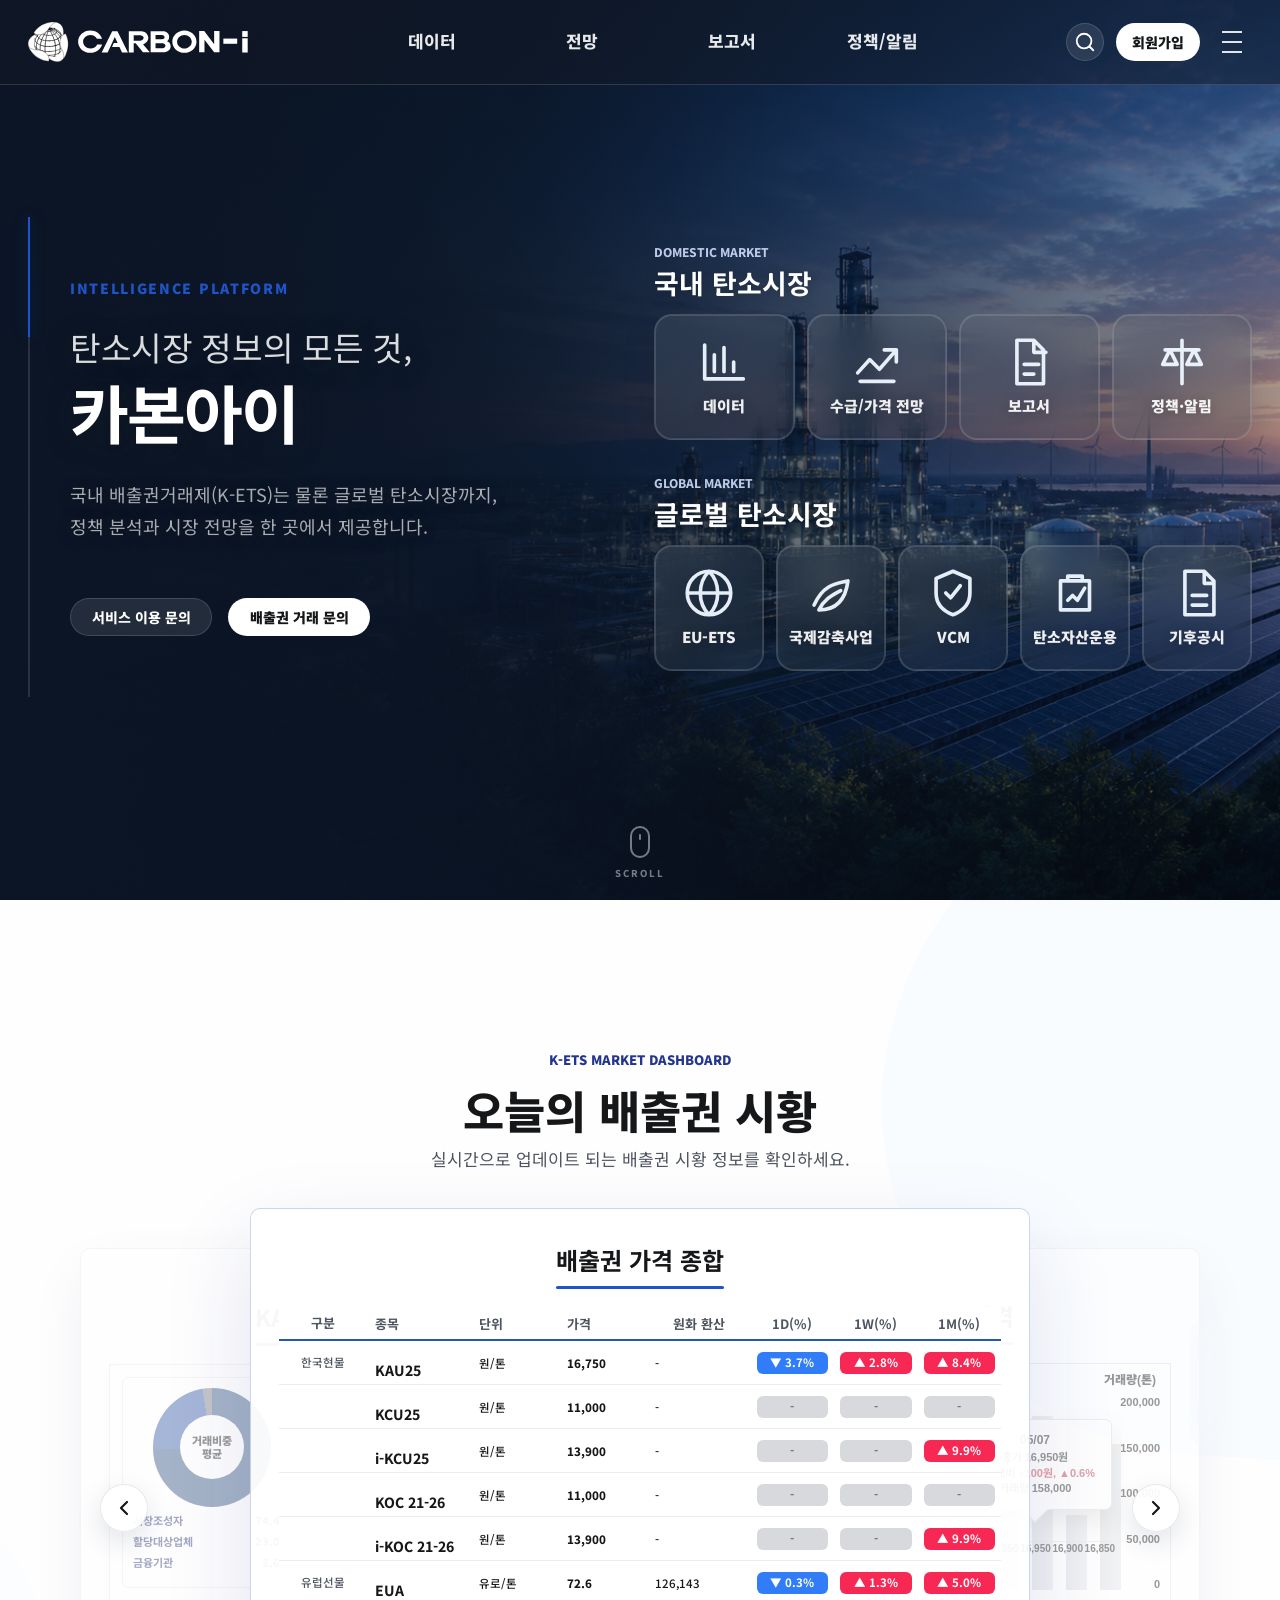
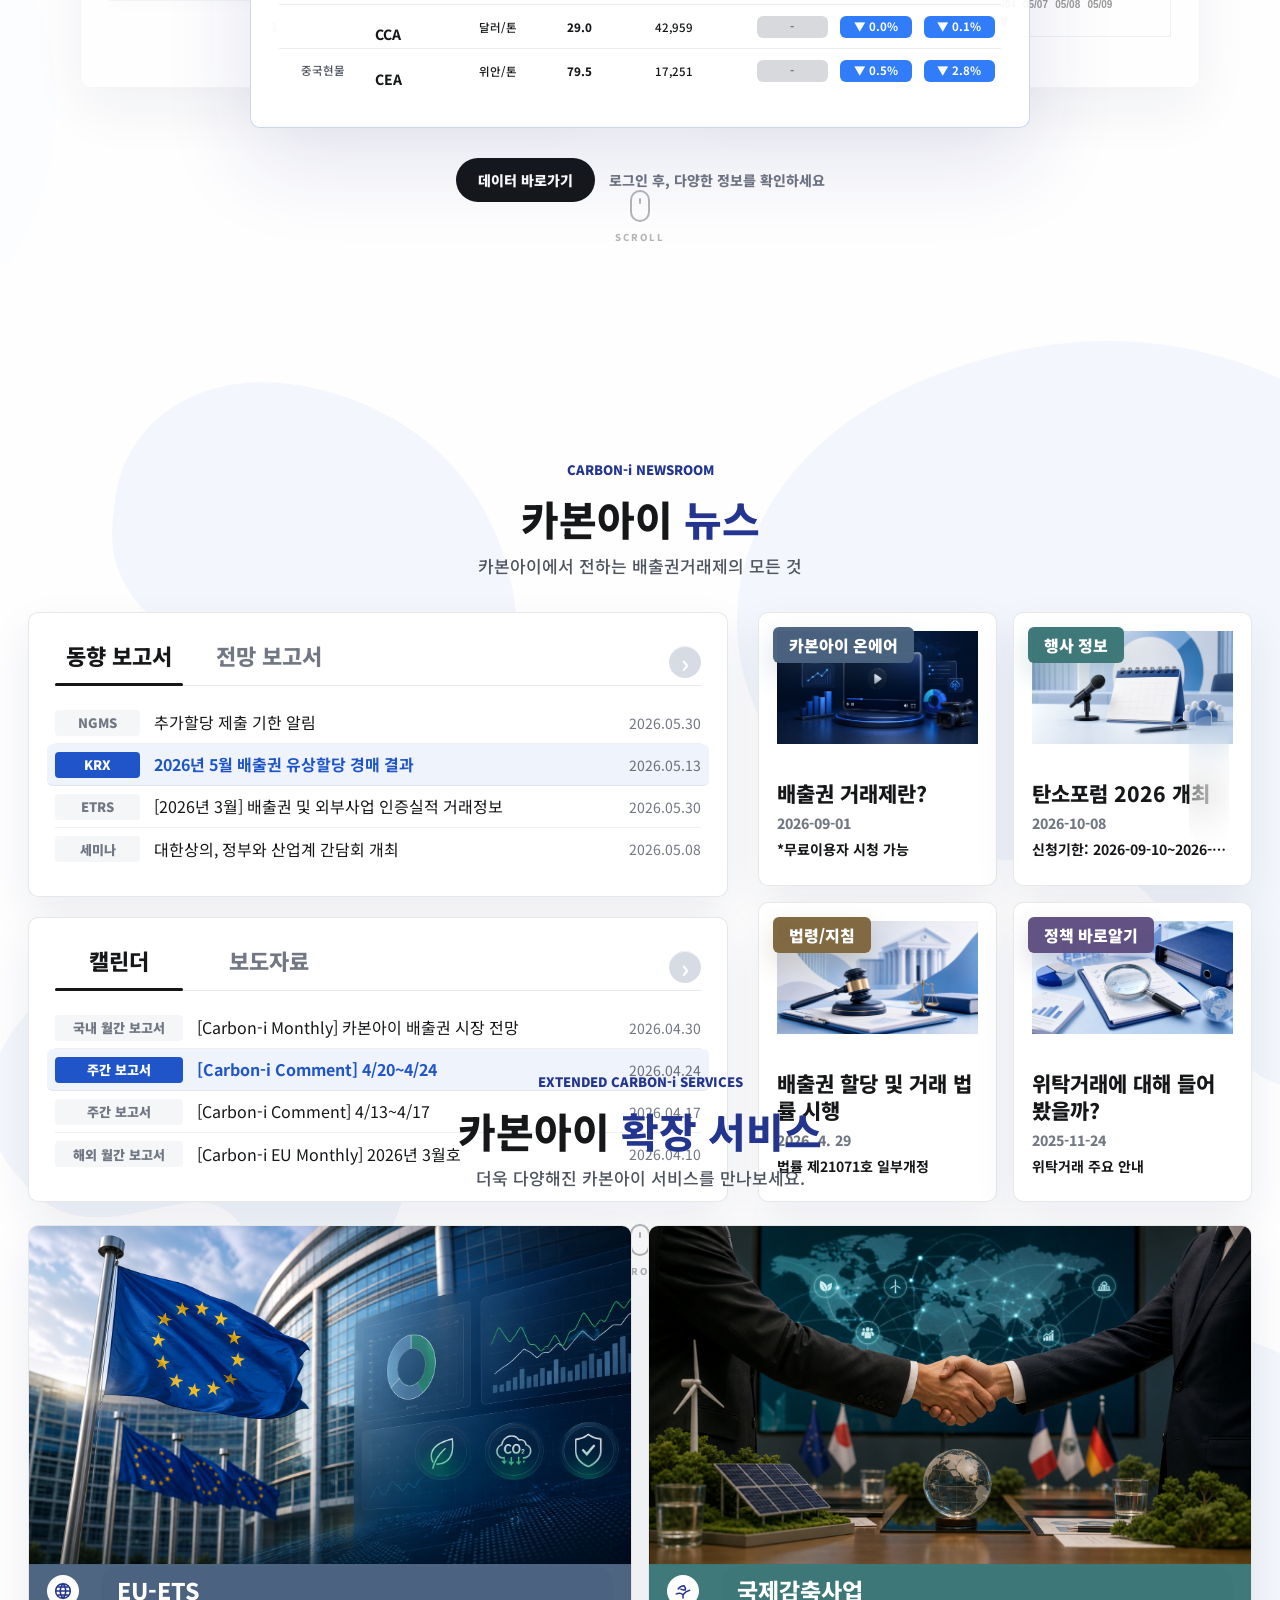
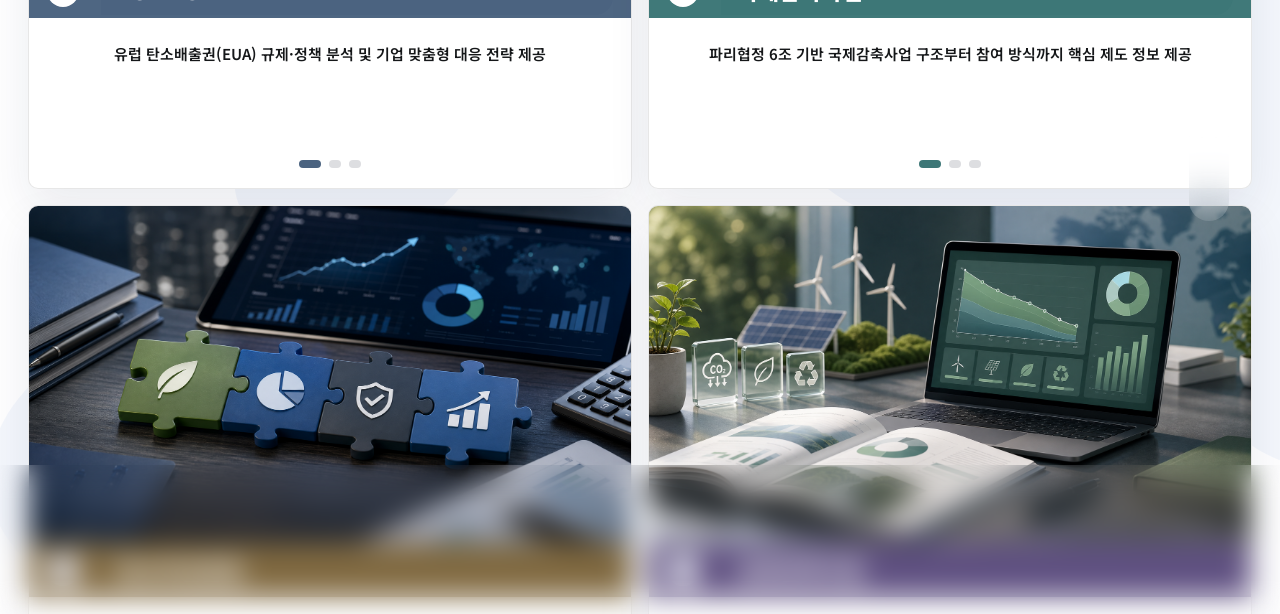
<file: outputs__1/v7/index.html>
<!doctype html>
<html lang="ko">

<head>
  <meta charset="UTF-8" />
  <meta name="viewport" content="width=device-width, initial-scale=1.0" />
  <title>카본아이</title>
  <link rel="preconnect" href="https://fonts.googleapis.com" />
  <link rel="preconnect" href="https://fonts.gstatic.com" crossorigin />
  <link href="https://fonts.googleapis.com/css2?family=Noto+Sans+KR:wght@400;500;700&display=swap" rel="stylesheet" />
  <link rel="stylesheet" href="./styles.css" />
  <link rel="stylesheet" href="./content-sections.css" />
  <link rel="stylesheet" href="./design-refresh.css" />
</head>

<body>
  <header class="site-header">
    <div class="header-inner">
      <a class="brand" href="#" aria-label="CARBON-i 홈">
        <img src="./assets/carbon-i-logo-o-white.svg" alt="CARBON-i" data-logo-dark="./assets/carbon-i-logo-o-gray.svg"
          data-logo-light="./assets/carbon-i-logo-o-white.svg" />
      </a>

      <nav class="primary-nav primary-nav--aligned-mega" aria-label="주요 메뉴">
        <a href="#" data-mega-target="data">데이터</a>
        <a href="#" data-mega-target="forecast">전망</a>
        <a href="#" data-mega-target="report">보고서</a>
        <a href="#" data-mega-target="policy">정책/알림</a>
      </nav>

      <div class="header-actions">
        <button class="icon-button" type="button" aria-label="검색">
          <svg viewBox="0 0 24 24" aria-hidden="true">
            <path d="m21 21-4.35-4.35m2.35-5.65a8 8 0 1 1-16 0 8 8 0 0 1 16 0Z" />
          </svg>
        </button>
        <a class="login-link" href="#">로그인</a>
        <a class="join-button" href="#">회원가입</a>
        <div class="language-switch" aria-label="언어 선택">
          <a class="is-active" href="#">KR</a>
          <span></span>
          <a href="#">EN</a>
        </div>
        <button class="menu-button" type="button" aria-label="전체메뉴">
          <span></span>
          <span></span>
          <span></span>
        </button>
      </div>
    </div>
    <div class="aligned-mega-panel" aria-label="주요 메뉴 하위 메뉴">
      <div class="aligned-mega-inner">
        <section class="aligned-mega-group" data-mega-group="forecast">
          <h2>전망</h2>
          <a href="#">단기전망</a>
          <a href="#">정기전망</a>
        </section>
        <section class="aligned-mega-group" data-mega-group="data">
          <h2>데이터</h2>
          <a href="#">가격동향</a>
          <a href="#">거래동향</a>
          <a href="#">경매</a>
          <a href="#">KOC 발행현황</a>
        </section>
        <section class="aligned-mega-group aligned-mega-group--report" data-mega-group="report">
          <h2>보고서</h2>
          <div class="aligned-mega-depth">
            <div>
              <h3>동향보고서</h3>
              <a href="#">주간보고서</a>
              <a href="#">월간보고서</a>
              <a href="#">이슈보고서</a>
              <a href="#">세미나 리뷰</a>
            </div>
            <div>
              <h3>전망보고서</h3>
              <a href="#">단기전망보고서</a>
              <a href="#">장기전망보고서</a>
              <a href="#">설문조사</a>
            </div>
          </div>
        </section>
        <section class="aligned-mega-group" data-mega-group="policy">
          <h2>정책·알림</h2>
          <a href="#">제도 개요</a>
          <a href="#">정책바로알기</a>
          <a href="#">법령/지침</a>
          <a href="#">보도자료</a>
          <a href="#">캘린더</a>
          <a href="#">행사정보</a>
        </section>
      </div>
    </div>
  </header>
  <main class="snap-page">
    <section class="hero-section" data-header-theme="dark">
      <div class="hero-bg is-active" data-bg="0"></div>
      <div class="hero-bg" data-bg="1"></div>
      <div class="hero-bg" data-bg="2"></div>
      <div class="hero-bg" data-bg="3"></div>
      <div class="hero-bg" data-bg="4"></div>
      <div class="hero-bg" data-bg="5"></div>
      <div class="hero-bg" data-bg="6"></div>
      <div class="hero-overlay"></div>

      <div class="hero-inner">
        <!-- 에디토리얼 헤드 디자인 적용 -->
        <section class="hero-copy">
          <span class="eyebrow-text">Intelligence Platform</span>
          <h1>
            <span>탄소시장 정보의 모든 것,</span>
            카본아이
          </h1>
          <p class="hero-description">
            국내 배출권거래제(K-ETS)는 물론 글로벌 탄소시장까지,<br />
            정책 분석과 시장 전망을 한 곳에서 제공합니다.
          </p>
          <div class="hero-actions">
            <a class="hero-cta" href="#">서비스 이용 문의</a>
            <a class="hero-secondary-link" href="#">배출권 거래 문의</a>
          </div>
        </section>

        <section class="market-menu" aria-label="탄소시장 바로가기">
          <article class="market-group market-group--domestic">
            <div class="group-heading">
              <p>Domestic Market</p>
              <h2>국내 탄소시장</h2>
            </div>
            <div class="menu-grid menu-grid--domestic">
              <a class="menu-tile" href="#">
                <span class="tile-icon" aria-hidden="true"><svg viewBox="0 0 24 24">
                    <path d="M4 19V5m0 14h16M8 16V9m4 7V6m4 10v-4" />
                  </svg></span>
                <span class="tile-label">데이터</span>
              </a>
              <a class="menu-tile" href="#">
                <span class="tile-icon" aria-hidden="true"><svg viewBox="0 0 24 24">
                    <path d="M4 16.5 9 11l4 4 7-8M15 7h5v5M5 20h14" />
                  </svg></span>
                <span class="tile-label">수급/가격 전망</span>
              </a>
              <a class="menu-tile" href="#">
                <span class="tile-icon" aria-hidden="true"><svg viewBox="0 0 24 24">
                    <path d="M7 3h7l4 4v14H7V3Zm7 0v5h5M10 13h6M10 17h4" />
                  </svg></span>
                <span class="tile-label">보고서</span>
              </a>
              <a class="menu-tile" href="#">
                <span class="tile-icon" aria-hidden="true"><svg viewBox="0 0 24 24">
                    <path d="M12 3v18M5 7h14M7 7l-3 6h6L7 7Zm10 0-3 6h6l-3-6Z" />
                  </svg></span>
                <span class="tile-label">정책·알림</span>
              </a>
            </div>
          </article>

          <article class="market-group market-group--global">
            <div class="group-heading">
              <p>Global Market</p>
              <h2>글로벌 탄소시장</h2>
            </div>
            <div class="menu-grid menu-grid--global">
              <a class="menu-tile" href="#">
                <span class="tile-icon" aria-hidden="true"><svg viewBox="0 0 24 24">
                    <path
                      d="M12 3a9 9 0 1 0 0 18 9 9 0 0 0 0-18Zm0 0c2.4 2.4 3.6 5.4 3.6 9S14.4 18.6 12 21m0-18C9.6 5.4 8.4 8.4 8.4 12s1.2 6.6 3.6 9M3.5 12h17" />
                  </svg></span>
                <span class="tile-label">EU-ETS</span>
              </a>
              <a class="menu-tile" href="#">
                <span class="tile-icon" aria-hidden="true"><svg viewBox="0 0 24 24">
                    <path d="M5 17c4-9 10-9 14-10-1 8-5 12-12 12m0 0c2-4 5-6 9-8" />
                  </svg></span>
                <span class="tile-label">국제감축사업</span>
              </a>
              <a class="menu-tile" href="#">
                <span class="tile-icon" aria-hidden="true"><svg viewBox="0 0 24 24">
                    <path d="M12 3 5 6v6c0 4.5 3 7.5 7 9 4-1.5 7-4.5 7-9V6l-7-3Zm-3 9 2 2 4-5" />
                  </svg></span>
                <span class="tile-label">VCM</span>
              </a>
              <a class="menu-tile" href="#">
                <span class="tile-icon" aria-hidden="true"><svg viewBox="0 0 24 24">
                    <path d="M9 7V5h6v2m-9 0h12v12H6V7Zm3 8 2-2 2 2 3-5" />
                  </svg></span>
                <span class="tile-label">탄소자산운용</span>
              </a>
              <a class="menu-tile" href="#">
                <span class="tile-icon" aria-hidden="true"><svg viewBox="0 0 24 24">
                    <path d="M7 3h8l4 4v14H7V3Zm8 0v5h4M10 13h6M10 17h6" />
                  </svg></span>
                <span class="tile-label">기후공시</span>
              </a>
            </div>
          </article>
        </section>

        <!-- <div class="page-indicator" aria-label="히어로 배경 선택">
          <button class="indicator-dot is-active" type="button" aria-label="히어로 배경 1 보기"
            data-hero-indicator="0"></button>
          <button class="indicator-dot" type="button" aria-label="히어로 배경 2 보기" data-hero-indicator="1"></button>
          <button class="indicator-dot" type="button" aria-label="히어로 배경 3 보기" data-hero-indicator="2"></button>
          <button class="indicator-dot" type="button" aria-label="히어로 배경 4 보기" data-hero-indicator="3"></button>
          <button class="indicator-dot" type="button" aria-label="히어로 배경 5 보기" data-hero-indicator="4"></button>
          <button class="indicator-dot" type="button" aria-label="히어로 배경 6 보기" data-hero-indicator="5"></button>
          <button class="indicator-dot" type="button" aria-label="히어로 배경 7 보기" data-hero-indicator="6"></button>
          <button class="indicator-arrow" type="button" aria-label="다음 섹션으로 이동" data-section-next>
            <svg viewBox="0 0 24 24">
              <path d="m6 9 6 6 6-6" />
            </svg>
          </button>
        </div> -->

        <!-- <div class="hero-floating-actions" aria-label="문의 바로가기">
          <a class="hero-floating-button" href="#">서비스 이용 문의</a>
          <a class="hero-floating-button hero-floating-button--accent" href="#">배출권 거래 문의</a>
        </div> -->
      </div>

      <!-- Scroll down indicator -->
      <div class="scroll-indicator" aria-hidden="true">
        <div class="mouse-icon">
          <span class="mouse-wheel"></span>
        </div>
        <span class="scroll-text">SCROLL</span>
      </div>
    </section>

    <section class="market-section market-section--light" data-header-theme="light" aria-label="오늘의 배출권 시황">
      <header class="market-topbar">
        <div class="market-topbar-inner">
          <a class="market-brand" href="#" aria-label="CARBON-i">
            <img src="./assets/carbon-i-logo-light.svg" alt="CARBON-i" />
          </a>
          <nav class="market-nav" aria-label="시황 메뉴">
            <a href="#">전망</a>
            <a href="#">데이터</a>
            <a href="#">보고서</a>
            <a href="#">정책·알림</a>
          </nav>
          <div class="market-actions">
            <a href="#">로그인</a>
            <a class="market-join" href="#">회원가입</a>
          </div>
        </div>
      </header>

      <div class="market-section-inner">
        <div class="market-intro">
          <p class="section-kicker">K-ETS MARKET DASHBOARD</p>
          <h2>오늘의 배출권 시황</h2>
          <p>실시간으로 업데이트 되는 배출권 시황 정보를 확인하세요.</p>
          <!-- <div class="market-live-strip" aria-label="주요 시장 지표">
            <div><span>KAU25</span><strong>16,750</strong><em class="down">▼ 3.7%</em></div>
            <div><span>EUA</span><strong>72.6</strong><em class="down">▼ 0.3%</em></div>
            <div><span>Updated</span><strong>09:30</strong><em>KRX 기준</em></div>
          </div> -->

        </div>

        <div class="allowance-carousel" data-market-carousel>
          <button class="carousel-arrow carousel-arrow--prev" type="button" aria-label="이전 시황 카드" data-market-prev>
            <svg viewBox="0 0 24 24">
              <path d="m15 18-6-6 6-6" />
            </svg>
          </button>

          <div class="carousel-stage">
            <article class="market-card market-card--participants is-prev" data-market-card>

              <h3>KAU25 거래량</h3>
              <div class="participant-dashboard" aria-hidden="true">
                <div class="donut-panel">
                  <div class="donut-chart"><span>거래비중<br />평균</span></div>
                  <p><b>시장조성자</b> 74.4%</p>
                  <p><b>할당대상업체</b> 23.0%</p>
                  <p><b>금융기관</b> 2.6%</p>
                </div>
                <div class="participant-table">
                  <div class="participant-head"><span>날짜</span><span>할당대상업체</span><span>시장조성자</span><span>금융기관</span>
                  </div>
                  <div class="participant-row"><span>4/13</span><b class="buy">35.79</b><i class="buy-bar"></i><b
                      class="sell">-14.39</b><i class="sell-bar"></i><b class="sell">-21.40</b></div>
                  <div class="participant-row"><span>4/14</span><b class="buy">39.03</b><i class="buy-bar wide"></i><b
                      class="sell">-50.23</b><i class="sell-bar wide"></i><b class="buy">11.20</b></div>
                  <div class="participant-row"><span>4/15</span><b class="sell">-6.44</b><i class="sell-bar thin"></i><b
                      class="buy">6.44</b><i class="buy-bar thin"></i><b class="sell">-8.12</b></div>
                  <div class="participant-row"><span>4/16</span><b class="buy">1.02</b><i class="buy-bar thin"></i><b
                      class="buy">53.63</b><i class="buy-bar wide"></i><b class="sell">-54.65</b></div>

                </div>
              </div>
              <strong>1,284,000 tCO2eq</strong>
            </article>

            <article class="market-card market-card--summary is-active" data-market-card>

              <h3>배출권 가격 종합</h3>
              <div class="allowance-table" aria-label="배출권 가격 종합 표">
                <div class="table-row table-head">
                  <span>구분</span><span>종목</span><span>단위</span><span>가격</span><span>원화 환산</span><span>1D(%)</span><span>1W(%)</span><span>1M(%)</span>
                </div>
                <div class="table-row"><span>한국<br />현물</span><strong>KAU25</strong><span>원/톤</span><em>16,750</em><span>-</span><b
                    class="down">▼ 3.7%</b><b class="up">▲ 2.8%</b><b class="up">▲ 8.4%</b></div>
                <div class="table-row">
                  <span></span><strong>KCU25</strong><span>원/톤</span><em>11,000</em><span>-</span><b>-</b><b>-</b><b>-</b>
                </div>
                <div class="table-row">
                  <span></span><strong>i-KCU25</strong><span>원/톤</span><em>13,900</em><span>-</span><b>-</b><b>-</b><b class="up">▲
                    9.9%</b>
                </div>
                <div class="table-row">
                  <span></span><strong>KOC 21-26</strong><span>원/톤</span><em>11,000</em><span>-</span><b>-</b><b>-</b><b>-</b>
                </div>
                <div class="table-row">
                  <span></span><strong>i-KOC 21-26</strong><span>원/톤</span><em>13,900</em><span>-</span><b>-</b><b>-</b><b
                    class="up">▲ 9.9%</b>
                </div>
                <div class="table-row"><span>유럽<br />선물</span><strong>EUA</strong><span>유로/톤</span><em>72.6</em><span>126,143</span><b
                    class="down">▼ 0.3%</b><b class="up">▲ 1.3%</b><b class="up">▲ 5.0%</b></div>
                <div class="table-row">
                  <span></span><strong>CCA</strong><span>달러/톤</span><em>29.0</em><span>42,959</span><b>-</b><b class="down">▼
                    0.0%</b><b class="down">▼ 0.1%</b>
                </div>
                <div class="table-row">
                  <span>중국<br />현물</span><strong>CEA</strong><span>위안/톤</span><em>79.5</em><span>17,251</span><b>-</b><b
                    class="down">▼ 0.5%</b><b class="down">▼ 2.8%</b>
                </div>
              </div>
            </article>

            <article class="market-card market-card--chart is-next" data-market-card>

              <h3>KAU25 가격</h3>
              <div class="price-chart" aria-hidden="true">
                <div class="chart-axis-title chart-axis-title--left">가격(원)</div>
                <div class="chart-axis-title chart-axis-title--right">거래량(톤)</div>
                <div class="chart-scale chart-scale--left">
                  <span>30,000</span><span>25,000</span><span>20,000</span><span>15,000</span>
                </div>
                <div class="chart-scale chart-scale--right">
                  <span>200,000</span><span>150,000</span><span>100,000</span><span>50,000</span><span>0</span>
                </div>
                <div class="chart-bars">
                  <span style="--bar-h: 6%;"></span><span style="--bar-h: 38%;"></span><span style="--bar-h: 51%;"></span><span style="--bar-h: 56%;"></span><span style="--bar-h: 60%;"></span><span style="--bar-h: 66%;"></span><span style="--bar-h: 60%;"></span><span style="--bar-h: 78%;"></span><span style="--bar-h: 39%;"></span><span style="--bar-h: 75%;"></span>
                </div>
                <svg class="chart-line" viewBox="0 0 900 300" preserveAspectRatio="none">
                  <path class="chart-area" d="M38 230 L130 222 L222 224 L314 214 L406 210 L498 212 L590 216 L682 216 L774 222 L862 226 L862 300 L38 300 Z" />
                  <path class="chart-price-line" d="M38 230 L130 222 L222 224 L314 214 L406 210 L498 212 L590 216 L682 216 L774 222 L862 226" />
                  <circle cx="38" cy="230" r="5" /><circle cx="130" cy="222" r="6" /><circle cx="222" cy="224" r="6" /><circle cx="314" cy="214" r="6" /><circle cx="406" cy="210" r="6" /><circle cx="498" cy="212" r="6" /><circle cx="590" cy="216" r="6" /><circle class="is-selected" cx="682" cy="216" r="9" /><circle cx="774" cy="222" r="6" /><circle cx="862" cy="226" r="6" />
                </svg>
                <div class="chart-values">
                  <span>16,700</span><span>16,850</span><span>16,800</span><span>17,000</span><span>17,050</span><span>17,000</span><span>16,950</span><span>16,950</span><span>16,900</span><span>16,850</span>
                </div>
                <span class="chart-tooltip"><b>05/07</b><br />종가 16,950원<br />전일대비 <em>+100원, ▲0.6%</em><br />거래량 158,000</span>
                <div class="chart-x">
                  <span>04/24</span><span>04/25</span><span>04/28</span><span>04/29</span><span>04/30</span><span>05/02</span><span>05/04</span><span>05/07</span><span>05/08</span><span>05/09</span>
                </div>
                <div class="chart-legend">
                  <span class="chart-legend-price">종가</span>
                  <span class="chart-legend-volume">거래량</span>
                </div>
              </div>
            </article>

            <article class="market-card market-card--participants" data-market-card>
              <h3>시장참여자별 거래동향</h3>
              <div class="participant-dashboard" aria-hidden="true">
                <div class="donut-panel">
                  <div class="donut-chart"><span>거래비중<br />평균</span></div>
                  <p><b>시장조성자</b> 74.4%</p>
                  <p><b>할당대상업체</b> 23.0%</p>
                  <p><b>금융기관</b> 2.6%</p>
                </div>
                <div class="participant-table">
                  <div class="participant-head"><span>날짜</span><span>할당대상업체</span><span>시장조성자</span><span>금융기관</span>
                  </div>
                  <div class="participant-row"><span>4/13</span><b class="buy">35.79</b><i class="buy-bar"></i><b
                      class="sell">-14.39</b><i class="sell-bar"></i><b class="sell">-21.40</b></div>
                  <div class="participant-row"><span>4/14</span><b class="buy">39.03</b><i class="buy-bar wide"></i><b
                      class="sell">-50.23</b><i class="sell-bar wide"></i><b class="buy">11.20</b></div>
                  <div class="participant-row"><span>4/15</span><b class="sell">-6.44</b><i class="sell-bar thin"></i><b
                      class="buy">6.44</b><i class="buy-bar thin"></i><b class="sell">-8.12</b></div>
                  <div class="participant-row"><span>4/16</span><b class="buy">1.02</b><i class="buy-bar thin"></i><b
                      class="buy">53.63</b><i class="buy-bar wide"></i><b class="sell">-54.65</b></div>
                </div>
              </div>
            </article>
          </div>

          <button class="carousel-arrow carousel-arrow--next" type="button" aria-label="다음 시황 카드" data-market-next>
            <svg viewBox="0 0 24 24">
              <path d="m9 6 6 6-6 6" />
            </svg>
          </button>

          <div class="market-cta-row">
            <a class="market-cta" href="#">데이터 바로가기</a>
            <span>로그인 후, 다양한 정보를 확인하세요</span>
          </div>
        </div>
      </div>
      <div class="page-indicator page-indicator--light" aria-label="섹션 이동">
        <button class="indicator-dot" type="button" aria-label="메인 섹션으로 이동" data-section-indicator="0"></button>
        <button class="indicator-dot is-active" type="button" aria-label="시황 섹션으로 이동"
          data-section-indicator="1"></button>
        <button class="indicator-dot" type="button" aria-label="뉴스 섹션으로 이동" data-section-indicator="2"></button>
        <button class="indicator-dot" type="button" aria-label="서비스 섹션으로 이동" data-section-indicator="3"></button>
        <button class="indicator-arrow" type="button" aria-label="다음 섹션으로 이동" data-section-next>
          <svg viewBox="0 0 24 24">
            <path d="m6 9 6 6 6-6" />
          </svg>
        </button>
      </div>

      <!-- Scroll down indicator -->
      <div class="scroll-indicator" aria-hidden="true">
        <div class="mouse-icon">
          <span class="mouse-wheel"></span>
        </div>
        <span class="scroll-text">SCROLL</span>
      </div>
    </section>

    <section class="content-section news-section" data-header-theme="light" aria-label="카본아이 뉴스">
      <header class="content-topbar">
        <div class="content-topbar-inner">
          <a class="content-brand" href="#" aria-label="CARBON-i"><img src="./assets/carbon-i-logo-light.svg"
              alt="CARBON-i" /></a>
          <nav class="content-nav" aria-label="뉴스 메뉴"><a href="#">전망</a><a href="#">데이터</a><a href="#">보고서</a><a
              href="#">정책·알림</a></nav>
          <div class="content-actions"><a href="#">로그인</a><a class="content-join" href="#">회원가입</a></div>
        </div>
      </header>
      <div class="content-section-inner news-inner">
        <div class="section-title-block section-title-block--center">
          <p class="section-kicker">CARBON-i NEWSROOM</p>
          <h2>카본아이 <span>뉴스</span></h2>
          <p>카본아이에서 전하는 배출권거래제의 모든 것</p>
        </div>
        <div class="news-layout">
          <div class="news-report-stack">
            <section class="news-report-panel" aria-label="동향 및 전망 보고서">
              <div class="news-report-tabs">
                <button class="is-active" type="button">동향 보고서</button>
                <button type="button">전망 보고서</button>
                <a href="#" aria-label="동향 및 전망 보고서 더보기">›</a>
              </div>
              <div class="news-report-list">
                <a href="#"><span class="news-report-label">NGMS</span><span class="news-report-title">추가할당 제출 기한
                    알림</span><time>2026.05.30</time></a>
                <a class="is-highlight" href="#"><span class="news-report-label">KRX</span><strong
                    class="news-report-title">2026년 5월 배출권 유상할당 경매 결과</strong><time>2026.05.13</time></a>
                <a href="#"><span class="news-report-label">ETRS</span><span class="news-report-title">[2026년 3월] 배출권 및
                    외부사업 인증실적 거래정보</span><time>2026.05.30</time></a>
                <a href="#"><span class="news-report-label">세미나</span><span class="news-report-title">대한상의, 정부와 산업계 간담회
                    개최</span><time>2026.05.08</time></a>
              </div>
            </section>

            <section class="news-report-panel" aria-label="캘린더 및 보도자료">
              <div class="news-report-tabs">
                <button class="is-active" type="button">캘린더</button>
                <button type="button">보도자료</button>
                <a href="#" aria-label="캘린더 및 보도자료 더보기">›</a>
              </div>
              <div class="news-report-list">
                <a href="#"><span class="news-report-label">국내 월간 보고서</span><span class="news-report-title">[Carbon-i
                    Monthly] 카본아이 배출권 시장 전망</span><time>2026.04.30</time></a>
                <a class="is-highlight" href="#"><span class="news-report-label">주간 보고서</span><strong
                    class="news-report-title">[Carbon-i Comment] 4/20~4/24</strong><time>2026.04.24</time></a>
                <a href="#"><span class="news-report-label">주간 보고서</span><span class="news-report-title">[Carbon-i
                    Comment] 4/13~4/17</span><time>2026.04.17</time></a>
                <a href="#"><span class="news-report-label">해외 월간 보고서</span><span class="news-report-title">[Carbon-i EU
                    Monthly] 2026년 3월호</span><time>2026.04.10</time></a>
              </div>
            </section>
          </div>

          <div class="feature-news-grid">
            <article class="feature-news-card feature-news-card--onair">
              <div class="feature-media">
                <img src="./assets/thumb-onair.png" alt="" />
                <p>카본아이 온에어</p>
              </div>
              <div>
                <h3>배출권 거래제란?</h3><time>2026-09-01</time><strong>*무료이용자 시청 가능</strong>
              </div>
            </article>
            <article class="feature-news-card feature-news-card--event">
              <div class="feature-media">
                <img src="./assets/thumb-event.png" alt="" />
                <p>행사 정보</p>
              </div>
              <div>
                <h3>탄소포럼 2026 개최</h3><time>2026-10-08</time><strong>신청기한: 2026-09-10~2026-09-30</strong>
              </div>
            </article>
            <article class="feature-news-card feature-news-card--law">
              <div class="feature-media">
                <img src="./assets/thumb-law.png" alt="" />
                <p>법령/지침</p>
              </div>
              <div>
                <h3>배출권 할당 및 거래 법률 시행</h3><time>2026. 4. 29</time><strong>법률 제21071호 일부개정</strong>
              </div>
            </article>
            <article class="feature-news-card feature-news-card--policy">
              <div class="feature-media">
                <img src="./assets/thumb-policy.png" alt="" />
                <p>정책 바로알기</p>
              </div>
              <div>
                <h3>위탁거래에 대해 들어봤을까?</h3><time>2025-11-24</time><strong>위탁거래 주요 안내</strong>
              </div>
            </article>
          </div>
        </div>
      </div>
      <div class="page-indicator page-indicator--light" aria-label="섹션 이동">
        <button class="indicator-dot" type="button" aria-label="메인 섹션으로 이동" data-section-indicator="0"></button>
        <button class="indicator-dot" type="button" aria-label="시황 섹션으로 이동" data-section-indicator="1"></button>
        <button class="indicator-dot is-active" type="button" aria-label="뉴스 섹션으로 이동"
          data-section-indicator="2"></button>
        <button class="indicator-dot" type="button" aria-label="서비스 섹션으로 이동" data-section-indicator="3"></button>
        <button class="indicator-arrow" type="button" aria-label="다음 섹션으로 이동" data-section-next>
          <svg viewBox="0 0 24 24">
            <path d="m6 9 6 6 6-6" />
          </svg>
        </button>
      </div>

      <!-- Scroll down indicator -->
      <div class="scroll-indicator" aria-hidden="true">
        <div class="mouse-icon">
          <span class="mouse-wheel"></span>
        </div>
        <span class="scroll-text">SCROLL</span>
      </div>
    </section>

    <section class="content-section service-section" data-header-theme="light" aria-label="카본아이 확장 서비스">
      <header class="content-topbar">
        <div class="content-topbar-inner">
          <a class="content-brand" href="#" aria-label="CARBON-i"><img src="./assets/carbon-i-logo-light.svg"
              alt="CARBON-i" /></a>
          <nav class="content-nav" aria-label="확장 서비스 메뉴"><a href="#">전망</a><a href="#">데이터</a><a href="#">보고서</a><a
              href="#">정책·알림</a></nav>
          <div class="content-actions"><a href="#">로그인</a><a class="content-join" href="#">회원가입</a></div>
        </div>
      </header>
      <div class="content-section-inner service-inner">
        <div class="section-title-block section-title-block--center">
          <p class="section-kicker">EXTENDED CARBON-i SERVICES</p>
          <h2>카본아이 <span>확장 서비스</span></h2>
          <p>더욱 다양해진 카본아이 서비스를 만나보세요.</p>
        </div>
        <div class="service-card-grid">
          <article class="service-card service-card--blue" data-copy-slider>
            <img src="./assets/service-eu-ets.png" alt="" />
            <div class="service-card-head">
              <span class="service-card-icon" aria-hidden="true">
                <svg viewBox="0 0 24 24">
                  <path
                    d="M12 3.2a8.8 8.8 0 1 0 0 17.6 8.8 8.8 0 0 0 0-17.6Zm0 0c2.2 2.1 3.3 5 3.3 8.8s-1.1 6.7-3.3 8.8M12 3.2C9.8 5.3 8.7 8.2 8.7 12s1.1 6.7 3.3 8.8M4 12h16M5.7 7.3h12.6M5.7 16.7h12.6" />
                </svg>
              </span>
              <h3>EU-ETS</h3>
            </div>
            <div class="service-copy-window">
              <div class="service-copy-track">
                <p>유럽 탄소배출권(EUA) 규제·정책 분석 및 기업 맞춤형 대응 전략 제공</p>
                <p>EU-ETS 탄소시장 시황, 가격 전망 및 정책 이슈를 반영한 리포트 제공</p>
                <p>EUA 구매·보유·이전·정산까지 아우르는 통합 배출권 운용 서비스 제공</p>
              </div>
            </div>
            <div class="service-dots"><button class="is-active" type="button"></button><button
                type="button"></button><button type="button"></button></div>
          </article>
          <article class="service-card service-card--teal" data-copy-slider>
            <img src="./assets/service-international.png" alt="" />
            <div class="service-card-head">
              <span class="service-card-icon" aria-hidden="true">
                <svg viewBox="0 0 24 24">
                  <path
                    d="M4 15.5c3.4-1.2 6-.9 8 1 2-2.8 4.7-4.6 8-5.4M6.2 9.6c1.8-2.6 4.2-3.9 7.1-4 1.3 1.5 1.8 3.2 1.5 5.1-2 .3-3.8 0-5.4-.9M12 16.5v4" />
                </svg>
              </span>
              <h3>국제감축사업</h3>
            </div>
            <div class="service-copy-window">
              <div class="service-copy-track">
                <p>파리협정 6조 기반 국제감축사업 구조부터 참여 방식까지 핵심 제도 정보 제공</p>
                <p>CORSIA·VCM 등 국제탄소시장 핵심 사안을 정리한 실무 참고용 이슈 리포트 제공</p>
                <p>COP·SB 등 주요 국제회의 결과와 국제탄소시장 정책·규정 변화 최신동향 제공</p>
              </div>
            </div>
            <div class="service-dots"><button class="is-active" type="button"></button><button
                type="button"></button><button type="button"></button></div>
          </article>
          <article class="service-card service-card--navy" data-copy-slider>
            <img src="./assets/service-asset.png" alt="" />
            <div class="service-card-head">
              <span class="service-card-icon" aria-hidden="true">
                <svg viewBox="0 0 24 24">
                  <path d="M4 19h16M7 16V9M12 16V5M17 16v-4M5 11l7-7 7 7" />
                </svg>
              </span>
              <h3>탄소자산운용</h3>
            </div>
            <div class="service-copy-window">
              <div class="service-copy-track">
                <p>배출량 관리부터 할당 최적화·배출권 거래 전략 수립까지 기업 맞춤 플랫폼</p>
                <p>기업별 배출량·보유 배출권 데이터와 정책 변화를 반영한 과부족 분석 제공</p>
                <p>배출권 운용 인사이트, 실무 가이드 및 최적 매매전략 제시</p>
              </div>
            </div>
            <div class="service-dots"><button class="is-active" type="button"></button><button
                type="button"></button><button type="button"></button></div>
          </article>
          <article class="service-card service-card--purple" data-copy-slider>
            <img src="./assets/service-reduction.png" alt="" />
            <div class="service-card-head">
              <span class="service-card-icon" aria-hidden="true">
                <svg viewBox="0 0 24 24">
                  <path
                    d="M12 20v-8M12 12c-4.2-.2-6.8-2.3-7.7-6.5 4.1.1 6.7 2.3 7.7 6.5Zm0 0c4.3-.2 7-2.4 8-6.5-4.2.1-6.9 2.3-8 6.5Z" />
                </svg>
              </span>
              <h3>감축전략수립</h3>
            </div>
            <div class="service-copy-window">
              <div class="service-copy-track">
                <p>기후 시나리오 기반의 최적 온실가스 감축 경로 정의 및 목표 수립 지원</p>
                <p>MACC 분석을 통한 감축사업별 경제성 평가 및 최적 투자 우선순위 도출</p>
                <p>감축 전략 실행에 따른 EBITDA 및 주요 재무 지표별 영향도 정량 분석</p>
              </div>
            </div>
            <div class="service-dots"><button class="is-active" type="button"></button><button
                type="button"></button><button type="button"></button></div>
          </article>
        </div>
      </div>
      <footer class="service-footer" aria-label="회사 정보">
        <div class="service-footer-inner">
          <a class="service-footer-brand" href="#" aria-label="CARBON-i">
            <img src="./assets/carbon-i-logo-o-gray.svg" alt="CARBON-i" />
          </a>
          <div class="service-footer-info">
            <p><strong>주식회사 에코아이</strong><span>대표: 현성완</span><span>주소: 서울특별시 영등포구 여의나루로 61 11층</span></p>
            <p><span>Tel: 02-6480-7341</span><span>Fax: 02-6480-7398</span><span>사업자등록번호: 314-81-73570</span><span>이메일:
                carbon-i@ecoeye.com</span></p>
            <p class="service-footer-copy">COPYRIGHT 2015 @ CARBON-i. ALL RIGHTS RESERVED.</p>
          </div>
          <nav class="service-footer-links" aria-label="푸터 링크">
            <a href="#">이용약관</a>
            <a href="#">개인정보보호정책</a>
            <a href="#">이메일무단수집거부</a>
          </nav>
        </div>
      </footer>
      <div class="page-indicator page-indicator--light" aria-label="섹션 이동">
        <button class="indicator-dot" type="button" aria-label="메인 섹션으로 이동" data-section-indicator="0"></button>
        <button class="indicator-dot" type="button" aria-label="시황 섹션으로 이동" data-section-indicator="1"></button>
        <button class="indicator-dot" type="button" aria-label="뉴스 섹션으로 이동" data-section-indicator="2"></button>
        <button class="indicator-dot is-active" type="button" aria-label="서비스 섹션으로 이동"
          data-section-indicator="3"></button>
        <button class="indicator-arrow" type="button" aria-label="처음 섹션으로 이동" data-section-next>
          <svg viewBox="0 0 24 24">
            <path d="m6 9 6 6 6-6" />
          </svg>
        </button>
      </div>
    </section>
  </main>

  <div class="theme-demo" data-theme-demo>
    <button class="theme-demo-toggle" type="button" aria-label="컬러 테마 선택" aria-expanded="false" data-theme-toggle>
      <svg viewBox="0 0 24 24" aria-hidden="true">
        <path
          d="M12 3a9 9 0 0 0 0 18h1.2a1.8 1.8 0 0 0 1.3-3.05 1.45 1.45 0 0 1 1.05-2.45H17a4 4 0 0 0 4-4C21 6.8 17 3 12 3Z" />
        <path d="M7.5 11.5h.01M9.5 7.5h.01M14.5 7.5h.01M16.5 11.5h.01" />
      </svg>
    </button>
    <div class="theme-demo-panel" aria-label="테마 미리보기" data-theme-panel>
      <div class="theme-demo-head">
        <strong>Theme Preview</strong>
        <span>고객 확인용</span>
      </div>
      <label class="theme-opacity-control">
        <span>Background Motif</span>
        <input type="range" min="0" max="100" value="30" data-theme-opacity />
        <output data-theme-opacity-output>30%</output>
      </label>
      <label class="theme-opacity-control">
        <span>Background Color</span>
        <input type="range" min="0" max="35" value="12" data-theme-bg-opacity />
        <output data-theme-bg-opacity-output>12%</output>
      </label>
      <button class="theme-option is-active" type="button" data-theme-option="carbon-navy">
        <span class="theme-swatch" style="--swatch-a: #24358f; --swatch-b: #1f55c8; --swatch-c: #151719;"></span>
        <span>Carbon Navy</span>
      </button>
      <button class="theme-option" type="button" data-theme-option="eco-emerald">
        <span class="theme-swatch" style="--swatch-a: #0f6b4f; --swatch-b: #35b886; --swatch-c: #10251e;"></span>
        <span>Eco Emerald</span>
      </button>
      <button class="theme-option" type="button" data-theme-option="data-blue">
        <span class="theme-swatch" style="--swatch-a: #123f88; --swatch-b: #00a3ff; --swatch-c: #081a33;"></span>
        <span>Data Blue</span>
      </button>
      <button class="theme-option" type="button" data-theme-option="graphite-gold">
        <span class="theme-swatch" style="--swatch-a: #2b2f38; --swatch-b: #c79a3b; --swatch-c: #111318;"></span>
        <span>Graphite Gold</span>
      </button>
      <button class="theme-option" type="button" data-theme-option="clean-teal">
        <span class="theme-swatch" style="--swatch-a: #0f766e; --swatch-b: #5eead4; --swatch-c: #f7fbfb;"></span>
        <span>Clean Teal</span>
      </button>
      <button class="theme-option" type="button" data-theme-option="institutional-blue">
        <span class="theme-swatch" style="--swatch-a: #0b2f5f; --swatch-b: #2f80ed; --swatch-c: #f5f8fc;"></span>
        <span>Institutional Blue</span>
      </button>
      <button class="theme-option" type="button" data-theme-option="climate-slate">
        <span class="theme-swatch" style="--swatch-a: #263241; --swatch-b: #5f9ea0; --swatch-c: #f4f7f8;"></span>
        <span>Climate Slate</span>
      </button>
      <button class="theme-option" type="button" data-theme-option="forest-graphite">
        <span class="theme-swatch" style="--swatch-a: #16382c; --swatch-b: #5aa06f; --swatch-c: #f5f9f4;"></span>
        <span>Forest Graphite</span>
      </button>
      <button class="theme-option" type="button" data-theme-option="carbon-aqua">
        <span class="theme-swatch" style="--swatch-a: #102a43; --swatch-b: #20c7b5; --swatch-c: #f3fbfb;"></span>
        <span>Carbon Aqua</span>
      </button>
      <button class="theme-option" type="button" data-theme-option="report-neutral">
        <span class="theme-swatch" style="--swatch-a: #2f3742; --swatch-b: #6f8f72; --swatch-c: #faf9f5;"></span>
        <span>Report Neutral</span>
      </button>
    </div>
  </div>

  <script src="./script.js"></script>
  <script src="./content-sections.js"></script>
</body>

</html>
</file>
<file: v3_n/styles.css>
:root {
  --color-primary: #1e2b7a;
  --color-primary-nav: #163683;
  --color-primary-link: #1a4da3;
  --color-text-strong: #0a0c10;
  --color-text-default: #1c1f24;
  --color-text-secondary: #525966;
  --color-text-muted: #7a818e;
  --color-status-up: #ad280b;
  --color-status-down: #1c56cc;
  --color-button-active: var(--color-primary);
  --color-button-inactive: #f0f2f5;
  --color-page: #ffffff;
  --color-primary-rgb: 30, 43, 122;
  --color-primary-nav-rgb: 22, 54, 131;
  --color-primary-link-rgb: 26, 77, 163;
  --color-text-default-rgb: 28, 31, 36;
  --color-text-muted-rgb: 122, 129, 142;
  --color-status-up-rgb: 173, 40, 11;
  --color-status-down-rgb: 28, 86, 204;
  --color-button-inactive-rgb: 240, 242, 245;
  --color-page-rgb: 255, 255, 255;
  --navy-950: var(--color-text-default);
  --primary-700: var(--color-primary);
  --signal-400: var(--color-primary-link);
  --teal-400: var(--color-primary-nav);
  --eco-400: var(--color-text-muted);
  --white: var(--color-page);
  --soft: rgba(var(--color-page-rgb), 0.76);
  --line: rgba(var(--color-page-rgb), 0.2);
  --glass-fill: rgba(var(--color-text-default-rgb), 0.32);
  --glass-fill-strong: rgba(var(--color-text-default-rgb), 0.42);
  --glass-line: rgba(var(--color-page-rgb), 0.2);
  --container: 1440px;
  --header-h: 76px;
  --footer-h: 58px;
}

* {
  box-sizing: border-box;
}

body {
  margin: 0;
  color: var(--white);
  font-family: "Noto Sans KR", system-ui, -apple-system, BlinkMacSystemFont, sans-serif;
  background: var(--color-page);
}

html {
  scroll-behavior: smooth;
  scroll-snap-type: y mandatory;
}

a {
  color: inherit;
  text-decoration: none;
}

button {
  color: inherit;
  font: inherit;
}

.snap-page {
  min-height: 100svh;
  overflow-x: hidden;
  scroll-snap-type: y mandatory;
}

.hero-section {
  position: relative;
  display: grid;
  grid-template-rows: var(--header-h) minmax(0, 1fr) var(--footer-h);
  min-height: 100svh;
  overflow: hidden;
  isolation: isolate;
  scroll-snap-align: start;
}

.hero-bg {
  position: absolute;
  inset: 0;
  z-index: -3;
  opacity: 0;
  transform: translateX(2%) scale(1.03);
  background-position: center;
  background-size: cover;
  transition: opacity 900ms ease, transform 5800ms cubic-bezier(0.2, 0, 0.2, 1);
}

.hero-bg[data-bg="0"] {
  background-image: url("./assets/hero-industrial-energy.png");
}

.hero-bg[data-bg="1"] {
  background-image: url("./assets/hero-global-market.png");
}

.hero-bg[data-bg="2"] {
  background-image: url("./assets/hero-green-energy.png");
}

.hero-bg.is-active {
  opacity: 1;
  transform: translateX(-1.5%) scale(1.06);
}

.hero-overlay {
  position: absolute;
  inset: 0;
  z-index: -2;
  pointer-events: none;
}

.hero-overlay::before,
.hero-overlay::after {
  position: absolute;
  inset: 0;
  content: "";
}

.hero-overlay::before {
  background:
    linear-gradient(
      90deg,
      rgba(var(--color-text-default-rgb), 0.94) 0%,
      rgba(var(--color-text-default-rgb), 0.88) 18%,
      rgba(var(--color-text-default-rgb), 0.68) 42%,
      rgba(var(--color-text-default-rgb), 0.34) 72%,
      rgba(var(--color-text-default-rgb), 0.16) 100%
    ),
    linear-gradient(
      180deg,
      rgba(var(--color-text-default-rgb), 0.08) 0%,
      rgba(var(--color-text-default-rgb), 0.04) 48%,
      rgba(var(--color-text-default-rgb), 0.22) 100%
    );
}

.hero-overlay::after {
  background:
    radial-gradient(circle at 72% 45%, rgba(var(--color-primary-link-rgb), 0.12), transparent 36%),
    radial-gradient(circle at 28% 58%, rgba(var(--color-text-muted-rgb), 0.08), transparent 42%);
}

.site-header,
.hero-footer {
  width: 100%;
  background: rgba(var(--color-text-default-rgb), 0.42);
  backdrop-filter: blur(18px);
}

.site-header {
  z-index: 5;
  border-bottom: 1px solid rgba(var(--color-page-rgb), 0.16);
}

.header-inner,
.hero-inner,
.footer-inner {
  width: min(var(--container), calc(100% - 80px));
  margin: 0 auto;
}

.header-inner {
  display: grid;
  grid-template-columns: auto 1fr auto;
  align-items: center;
  height: var(--header-h);
  gap: 24px;
}

.brand {
  display: inline-flex;
  width: 180px;
  height: 36px;
  overflow: hidden;
  border-radius: 3px;
}

.brand img {
  width: 180px;
  height: 36px;
  object-fit: cover;
  object-position: left center;
}

.primary-nav {
  display: flex;
  justify-content: center;
  gap: 6px;
}

.primary-nav a,
.login-link,
.language-switch a {
  font-size: 14px;
  font-weight: 600;
  white-space: nowrap;
}

.primary-nav a {
  padding: 10px 16px;
  border-radius: 999px;
  color: rgba(var(--color-page-rgb), 0.9);
}

.primary-nav a:hover {
  background: rgba(var(--color-page-rgb), 0.12);
}

.header-actions {
  display: flex;
  align-items: center;
  justify-content: flex-end;
  gap: 12px;
}

.icon-button,
.menu-button {
  display: inline-grid;
  place-items: center;
  width: 40px;
  height: 40px;
  padding: 0;
  border: 1px solid rgba(var(--color-page-rgb), 0.14);
  border-radius: 999px;
  background: rgba(var(--color-page-rgb), 0.1);
  cursor: pointer;
}

.icon-button svg {
  width: 20px;
  height: 20px;
  fill: none;
  stroke: currentColor;
  stroke-linecap: round;
  stroke-linejoin: round;
  stroke-width: 2;
}

.join-button {
  display: inline-flex;
  align-items: center;
  justify-content: center;
  min-height: 38px;
  padding: 0 16px;
  border-radius: 999px;
  color: var(--color-text-default);
  font-size: 14px;
  font-weight: 800;
  white-space: nowrap;
  background: var(--white);
}

.language-switch {
  display: flex;
  align-items: center;
  gap: 8px;
  height: 38px;
  padding: 0 12px;
  border: 1px solid rgba(var(--color-page-rgb), 0.14);
  border-radius: 999px;
  background: rgba(var(--color-page-rgb), 0.1);
}

.language-switch a:not(.is-active) {
  opacity: 0.56;
}

.language-switch span {
  width: 1px;
  height: 12px;
  background: currentColor;
  opacity: 0.24;
}

.menu-button {
  gap: 4px;
}

.menu-button span {
  display: block;
  width: 17px;
  height: 2px;
  border-radius: 999px;
  background: currentColor;
}

.hero-inner {
  position: relative;
  z-index: 1;
  display: grid;
  grid-template-columns: minmax(360px, 0.76fr) minmax(660px, 1.24fr);
  align-items: center;
  gap: clamp(36px, 5vw, 86px);
  min-height: calc(100svh - var(--header-h) - var(--footer-h));
  padding: clamp(34px, 5vh, 68px) 0;
}

.hero-copy {
  max-width: 650px;
}

.eyebrow {
  margin: 0 0 14px;
  color: color-mix(in srgb, var(--color-primary-link) 22%, var(--color-page));
  font-size: 13px;
  font-weight: 800;
  letter-spacing: 0;
  text-transform: uppercase;
  text-shadow: 0 2px 16px rgba(var(--color-text-default-rgb), 0.44);
}

.hero-copy h1 {
  margin: 0;
  font-size: clamp(40px, 4vw, 64px);
  font-weight: 800;
  line-height: 1.16;
  letter-spacing: 0;
  word-break: keep-all;
  text-shadow: 0 4px 28px rgba(var(--color-text-default-rgb), 0.46);
}

.text-keep {
  white-space: nowrap;
}

.hero-description {
  max-width: 610px;
  margin: 24px 0 0;
  color: var(--soft);
  font-size: clamp(15px, 1.15vw, 18px);
  line-height: 1.82;
  text-shadow: 0 2px 16px rgba(var(--color-text-default-rgb), 0.46);
}

.hero-cta {
  display: inline-flex;
  align-items: center;
  justify-content: center;
  min-height: 46px;
  margin-top: 30px;
  padding: 0 22px;
  border-radius: 999px;
  color: var(--color-text-default);
  font-size: 14px;
  font-weight: 800;
  background: var(--white);
}

.market-menu {
  display: grid;
  gap: 18px;
}

.market-group {
  display: grid;
  grid-template-columns: 180px 1fr;
  gap: 18px;
  align-items: stretch;
  padding: 20px;
  backdrop-filter: blur(20px);
}

.group-heading {
  display: flex;
  flex-direction: column;
  justify-content: center;
  min-height: 136px;
  padding: 18px;
  border-radius: 16px;
  background: var(--glass-fill-strong);
  box-shadow: inset 0 0 0 1px rgba(var(--color-page-rgb), 0.08);
}

.group-heading p {
  margin: 0 0 8px;
  color: color-mix(in srgb, var(--color-primary-link) 22%, var(--color-page));
  font-size: 11px;
  font-weight: 800;
  letter-spacing: 0;
  text-transform: uppercase;
}

.group-heading h2 {
  margin: 0;
  font-size: 21px;
  line-height: 1.28;
  word-break: keep-all;
}

.menu-grid {
  display: grid;
  gap: 12px;
}

.menu-grid--domestic {
  grid-template-columns: repeat(4, minmax(0, 1fr));
}

.menu-grid--global {
  grid-template-columns: repeat(5, minmax(0, 1fr));
}

.menu-tile {
  display: grid;
  grid-template-rows: 1fr auto;
  justify-items: center;
  align-items: center;
  min-height: 136px;
  padding: 18px 10px 16px;
  border: 1px solid var(--glass-line);
  border-radius: 18px;
  color: rgba(var(--color-page-rgb), 0.9);
  background: var(--glass-fill);
  backdrop-filter: blur(16px) saturate(1.08);
  transition: transform 180ms ease, border-color 180ms ease, box-shadow 180ms ease, background 180ms ease;
}

.menu-tile:hover {
  transform: translateY(-4px);
  border-color: rgba(var(--color-text-muted-rgb), 0.62);
  background: rgba(var(--color-primary-nav-rgb), 0.42);
  box-shadow: 0 12px 30px rgba(var(--color-primary-nav-rgb), 0.14);
}

.tile-icon {
  display: grid;
  place-items: center;
  width: 68px;
  height: 68px;
  border-radius: 22px;
  color: color-mix(in srgb, var(--color-primary-link) 18%, var(--color-page));
  background:
    radial-gradient(circle at 30% 20%, rgba(var(--color-page-rgb), 0.24), transparent 34%),
    linear-gradient(145deg, rgba(var(--color-primary-link-rgb), 0.2), rgba(var(--color-text-muted-rgb), 0.14));
  box-shadow: inset 0 0 0 1px rgba(var(--color-page-rgb), 0.12);
}

.tile-icon svg {
  width: 38px;
  height: 38px;
  fill: none;
  stroke: currentColor;
  stroke-linecap: round;
  stroke-linejoin: round;
  stroke-width: 1.65;
}

.tile-label {
  min-height: 36px;
  display: grid;
  place-items: center;
  color: rgba(var(--color-page-rgb), 0.9);
  font-size: 13px;
  font-weight: 800;
  line-height: 1.35;
  text-align: center;
  word-break: keep-all;
}

.page-indicator {
  position: absolute;
  left: 50%;
  bottom: clamp(14px, 2.5vh, 28px);
  display: flex;
  align-items: center;
  gap: 9px;
  padding: 9px 12px;
  border: 1px solid rgba(var(--color-page-rgb), 0.18);
  border-radius: 999px;
  background: rgba(var(--color-text-default-rgb), 0.28);
  backdrop-filter: blur(14px);
  box-shadow: 0 10px 28px rgba(var(--color-text-default-rgb), 0.18);
  transform: translateX(-50%);
  user-select: none;
}

.indicator-dot {
  width: 6px;
  height: 6px;
  border-radius: 999px;
  background: rgba(var(--color-page-rgb), 0.42);
  cursor: pointer;
  transition: width 180ms ease, background 180ms ease, opacity 180ms ease;
}

.indicator-dot.is-active {
  width: 18px;
  background: linear-gradient(90deg, var(--signal-400), var(--eco-400));
}

.indicator-arrow {
  display: grid;
  place-items: center;
  width: 20px;
  height: 20px;
  color: rgba(var(--color-page-rgb), 0.84);
  animation: indicator-bounce 1600ms ease-in-out infinite;
}

.indicator-arrow svg {
  width: 18px;
  height: 18px;
  fill: none;
  stroke: currentColor;
  stroke-linecap: round;
  stroke-linejoin: round;
  stroke-width: 2.1;
}

@keyframes indicator-bounce {
  0%,
  100% {
    transform: translateY(-2px);
  }

  50% {
    transform: translateY(3px);
  }
}

.hero-footer {
  position: relative;
  z-index: 4;
  border-top: 1px solid rgba(var(--color-page-rgb), 0.14);
}

.footer-inner {
  display: flex;
  align-items: center;
  justify-content: flex-end;
  height: var(--footer-h);
  gap: 14px;
  color: rgba(var(--color-page-rgb), 0.78);
  font-size: 13px;
  font-weight: 700;
}

.footer-inner span {
  width: 1px;
  height: 12px;
  background: rgba(var(--color-page-rgb), 0.28);
}

@media (max-width: 1280px) {
  :root {
    --header-h: 68px;
  }

  .header-inner,
  .hero-inner,
  .footer-inner {
    width: min(100% - 48px, 1080px);
  }

  .login-link,
  .language-switch {
    display: none;
  }

  .hero-inner {
    grid-template-columns: 1fr;
    align-content: end;
    gap: 22px;
    padding-bottom: 62px;
  }

  .hero-copy {
    max-width: 740px;
  }

  .market-group {
    grid-template-columns: 170px 1fr;
  }

  .menu-tile {
    min-height: 118px;
  }

  .tile-icon {
    width: 58px;
    height: 58px;
    border-radius: 18px;
  }

  .tile-icon svg {
    width: 32px;
    height: 32px;
  }
}

@media (max-width: 900px) {
  .header-inner,
  .hero-inner,
  .footer-inner {
    width: calc(100% - 32px);
  }

  .header-inner {
    grid-template-columns: auto auto;
  }

  .primary-nav,
  .join-button {
    display: none;
  }

  .brand {
    width: 152px;
    height: 32px;
  }

  .brand img {
    width: 152px;
    height: 32px;
  }

  .hero-inner {
    min-height: calc(100svh - var(--header-h) - var(--footer-h));
    padding: 28px 0 62px;
    overflow-y: auto;
  }

  .market-group {
    grid-template-columns: 1fr;
  }

  .group-heading {
    min-height: auto;
    padding: 14px 16px;
  }

  .menu-grid--domestic,
  .menu-grid--global {
    grid-template-columns: repeat(3, minmax(0, 1fr));
  }

  .menu-tile {
    min-height: 112px;
  }

  .page-indicator {
    bottom: 12px;
  }

  .footer-inner {
    justify-content: center;
  }
}

@media (max-width: 600px) {
  :root {
    --footer-h: 50px;
  }

  .hero-overlay {
    background: transparent;
  }

  .hero-overlay::before {
    background: linear-gradient(
      180deg,
      rgba(var(--color-text-default-rgb), 0.52) 0%,
      rgba(var(--color-text-default-rgb), 0.4) 52%,
      rgba(var(--color-text-default-rgb), 0.58) 100%
    );
  }

  .hero-overlay::after {
    background: radial-gradient(circle at 50% 40%, rgba(var(--color-primary-link-rgb), 0.1), transparent 48%);
  }

  .icon-button {
    display: none;
  }

  .hero-copy h1 {
    font-size: 32px;
  }

  .hero-description {
    margin-top: 16px;
    font-size: 14px;
    line-height: 1.68;
  }

  .hero-cta {
    min-height: 42px;
    margin-top: 20px;
  }

  .market-group {
    padding: 16px;
  }

  .page-indicator {
    padding: 8px 10px;
  }

  .menu-grid--domestic,
  .menu-grid--global {
    grid-template-columns: repeat(2, minmax(0, 1fr));
  }

  .menu-tile {
    min-height: 104px;
    padding: 14px 8px 12px;
  }

  .tile-icon {
    width: 52px;
    height: 52px;
  }

  .tile-icon svg {
    width: 29px;
    height: 29px;
  }
}

.market-section {
  position: relative;
  min-height: 100svh;
  overflow: hidden;
  scroll-snap-align: start;
  color: var(--color-text-default);
  background:
    radial-gradient(circle at 82% 20%, rgba(var(--color-primary-link-rgb), 0.13), transparent 30%),
    linear-gradient(180deg, var(--color-page) 0%, var(--color-button-inactive) 100%);
  isolation: isolate;
}

.market-section::before {
  position: absolute;
  inset: 0;
  z-index: 0;
  pointer-events: none;
  opacity: 0.72;
  background-image: url("data:image/svg+xml,%3Csvg width='1920' height='1080' viewBox='0 0 1920 1080' fill='none' xmlns='http://www.w3.org/2000/svg'%3E%3Cg transform='translate(1088 -184) rotate(-16 360 360) scale(1.82)'%3E%3Cpath d='M74 300C42 174 128 54 286 30C462 4 610 74 694 212C778 350 790 552 674 684C598 770 476 794 414 718C356 646 422 538 314 494C210 452 94 442 74 300Z' fill='%23EAF3FF' fill-opacity='0.78'/%3E%3C/g%3E%3Cg transform='translate(-260 622) rotate(18 360 360) scale(0.72)'%3E%3Cpath d='M74 300C42 174 128 54 286 30C462 4 610 74 694 212C778 350 790 552 674 684C598 770 476 794 414 718C356 646 422 538 314 494C210 452 94 442 74 300Z' fill='%23EEF5FF' fill-opacity='0.6'/%3E%3C/g%3E%3C/svg%3E");
  background-position: center;
  background-repeat: no-repeat;
  background-size: cover;
  content: "";
}

.market-topbar {
  position: relative;
  z-index: 3;
  height: var(--header-h);
  border-bottom: 1px solid rgba(var(--color-text-default-rgb), 0.1);
  background: rgba(var(--color-page-rgb), 0.88);
  backdrop-filter: blur(16px);
  box-shadow: 0 10px 30px rgba(var(--color-text-default-rgb), 0.06);
}

.market-topbar-inner,
.market-section-inner {
  width: min(var(--container), calc(100% - 80px));
  margin: 0 auto;
}

.market-topbar-inner {
  display: grid;
  grid-template-columns: auto 1fr auto;
  align-items: center;
  height: 100%;
  gap: 24px;
}

.market-brand {
  display: inline-flex;
  width: 180px;
  height: 36px;
  overflow: hidden;
}

.market-brand img {
  width: 180px;
  height: 36px;
  object-fit: contain;
  object-position: left center;
}

.market-nav,
.market-actions,
.market-cta-row {
  display: flex;
  align-items: center;
}

.market-nav {
  justify-content: center;
  gap: 6px;
}

.market-nav a,
.market-actions a {
  padding: 10px 14px;
  border-radius: 999px;
  color: var(--color-text-default);
  font-size: 14px;
  font-weight: 800;
  white-space: nowrap;
}

.market-actions {
  justify-content: flex-end;
  gap: 8px;
}

.market-join,
.market-cta {
  color: var(--color-page) !important;
  background: var(--color-text-default);
}

.market-section-inner {
  position: relative;
  z-index: 1;
  display: grid;
  grid-template-columns: minmax(330px, 0.72fr) minmax(720px, 1.28fr);
  align-items: center;
  min-height: calc(100svh - var(--header-h));
  gap: clamp(36px, 5vw, 86px);
  padding: clamp(42px, 7vh, 88px) 0;
}

.section-kicker {
  margin: 0 0 16px;
  color: var(--color-primary);
  font-size: 13px;
  font-weight: 900;
  text-transform: uppercase;
}

.market-intro h2 {
  margin: 0;
  color: var(--color-text-default);
  font-size: clamp(44px, 4vw, 68px);
  line-height: 1.12;
  letter-spacing: 0;
}

.market-intro > p:not(.section-kicker) {
  max-width: 420px;
  margin: 22px 0 0;
  color: var(--color-text-secondary);
  font-size: 18px;
  line-height: 1.72;
}

.market-cta-row {
  gap: 14px;
  margin-top: 30px;
  flex-wrap: wrap;
}

.market-live-strip {
  display: grid;
  grid-template-columns: repeat(3, minmax(0, 1fr));
  gap: 10px;
  max-width: 520px;
  margin: 22px 0 24px;
}

.market-live-strip div {
  display: grid;
  gap: 5px;
  min-height: 78px;
  padding: 14px 16px;
  border: 1px solid rgba(var(--color-primary-rgb), 0.14);
  border-radius: 8px;
  background: rgba(var(--color-page-rgb), 0.84);
  box-shadow: 0 14px 34px rgba(var(--color-primary-rgb), 0.08);
}

.market-live-strip span {
  color: var(--color-primary);
  font-size: 12px;
  font-weight: 900;
  text-transform: uppercase;
}

.market-live-strip strong {
  color: var(--color-text-default);
  font-size: 22px;
  line-height: 1;
}

.market-live-strip em {
  color: var(--color-text-muted);
  font-size: 12px;
  font-style: normal;
  font-weight: 900;
}

.market-live-strip .down {
  color: var(--color-status-down);
}

.market-cta {
  display: inline-flex;
  align-items: center;
  min-height: 46px;
  padding: 0 22px;
  border-radius: 999px;
  font-size: 14px;
  font-weight: 900;
}

.market-cta-row span {
  color: var(--color-text-muted);
  font-size: 14px;
  font-weight: 800;
}

.allowance-carousel {
  position: relative;
  min-height: 520px;
}

.carousel-stage {
  position: relative;
  height: 520px;
}

.market-card {
  position: absolute;
  top: 50%;
  left: 50%;
  display: grid;
  align-content: start;
  width: min(520px, 64%);
  min-height: 390px;
  padding: 28px;
  border: 1px solid rgba(var(--color-text-default-rgb), 0.1);
  border-radius: 22px;
  opacity: 0;
  color: var(--color-text-default);
  background: rgba(var(--color-page-rgb), 0.92);
  box-shadow: 0 34px 90px rgba(var(--color-primary-rgb), 0.16);
  transform: translate(-50%, -50%) scale(0.82);
  transition: opacity 360ms ease, transform 360ms ease, filter 360ms ease;
}

.market-card.is-active {
  z-index: 3;
  opacity: 1;
  transform: translate(-50%, -50%) scale(1);
}

.market-card.is-prev {
  z-index: 2;
  opacity: 0.42;
  filter: saturate(0.72);
  transform: translate(-112%, -50%) scale(0.78);
}

.market-card.is-next {
  z-index: 2;
  opacity: 0.42;
  filter: saturate(0.72);
  transform: translate(12%, -50%) scale(0.78);
}

.market-card p {
  margin: 0 0 10px;
  color: var(--color-primary);
  font-size: 13px;
  font-weight: 900;
}

.market-card h3 {
  margin: 0 0 22px;
  font-size: 28px;
}

.market-card strong {
  margin-top: 20px;
  color: var(--color-text-muted);
  font-size: 14px;
}

.volume-bars,
.participant-bars {
  display: flex;
  align-items: end;
  gap: 12px;
  height: 210px;
  padding: 18px;
  border-radius: 16px;
  background: var(--color-button-inactive);
}

.volume-bars span,
.participant-bars span {
  flex: 1;
  min-height: 34px;
  border-radius: 999px 999px 4px 4px;
  background: linear-gradient(180deg, var(--color-primary-link), var(--color-primary-nav));
}

.price-summary {
  display: grid;
  grid-template-columns: repeat(3, 1fr);
  gap: 12px;
}

.price-summary span {
  display: grid;
  gap: 8px;
  padding: 16px;
  border-radius: 14px;
  background: var(--color-button-inactive);
}

.price-summary b {
  color: var(--color-text-muted);
  font-size: 12px;
}

.price-summary em {
  color: var(--color-text-default);
  font-size: 22px;
  font-style: normal;
  font-weight: 900;
}

.mini-trend,
.line-chart {
  position: relative;
  height: 190px;
  margin-top: 18px;
  border-radius: 16px;
  background:
    linear-gradient(180deg, rgba(var(--color-primary-link-rgb), 0.08), transparent),
    repeating-linear-gradient(0deg, rgba(var(--color-text-default-rgb), 0.08) 0 1px, transparent 1px 42px),
    linear-gradient(135deg, transparent 0 18%, rgba(var(--color-primary-rgb), 0.18) 18% 20%, transparent 20% 42%, rgba(var(--color-primary-nav-rgb), 0.34) 42% 44%, transparent 44%);
}

.chart-tooltip {
  position: absolute;
  top: 44px;
  right: 44px;
  padding: 10px 12px;
  border-radius: 12px;
  color: var(--color-page);
  font-size: 12px;
  font-weight: 900;
  background: var(--color-text-default);
}

.participant-bars span:nth-child(1) { height: 42%; }
.participant-bars span:nth-child(2) { height: 76%; }
.participant-bars span:nth-child(3) { height: 58%; }
.participant-bars span:nth-child(4) { height: 88%; }

.carousel-arrow {
  position: absolute;
  top: 50%;
  z-index: 5;
  display: grid;
  place-items: center;
  width: 48px;
  height: 48px;
  border: 1px solid rgba(var(--color-text-default-rgb), 0.1);
  border-radius: 999px;
  color: var(--color-text-default);
  background: rgba(var(--color-page-rgb), 0.92);
  box-shadow: 0 18px 48px rgba(var(--color-text-default-rgb), 0.12);
  cursor: pointer;
  transform: translateY(-50%);
}

.carousel-arrow--prev { left: 0; }
.carousel-arrow--next { right: 0; }

.carousel-arrow svg {
  width: 24px;
  height: 24px;
  fill: none;
  stroke: currentColor;
  stroke-linecap: round;
  stroke-linejoin: round;
  stroke-width: 2.2;
}

@media (max-width: 1100px) {
  .market-section-inner {
    grid-template-columns: 1fr;
    align-content: center;
    gap: 20px;
  }

  .market-intro h2 br {
    display: none;
  }

  .allowance-carousel {
    min-height: 440px;
  }

  .carousel-stage {
    height: 440px;
  }
}

@media (max-width: 760px) {
  .market-topbar-inner,
  .market-section-inner {
    width: calc(100% - 32px);
  }

  .market-nav,
  .market-actions a:not(.market-join) {
    display: none;
  }

  .market-section-inner {
    padding: 26px 0;
  }

  .market-card {
    width: min(420px, 78%);
    min-height: 340px;
    padding: 22px;
  }

  .market-card.is-prev,
  .market-card.is-next {
    opacity: 0.24;
  }
}

.allowance-carousel {
  min-height: 600px;
}

.carousel-stage {
  height: 600px;
}

.market-card {
  width: min(560px, 66%);
  min-height: 430px;
}

.market-card.is-active {
  width: min(660px, 76%);
  min-height: 500px;
  padding: 34px;
  border-color: rgba(var(--color-primary-link-rgb), 0.23); /* 테두리 투명도를 0.23으로 조정 */
  box-shadow: 0 34px 90px rgba(var(--color-primary-rgb), 0.12); /* 그림자 부드럽게 */
}

.market-card h3 {
  position: relative;
  width: fit-content;
  margin-inline: auto;
  padding-bottom: 12px;
  text-align: center;
}

.market-card h3::after {
  position: absolute;
  left: 50%;
  bottom: 0;
  width: 78%;
  height: 3px;
  border-radius: 999px;
  background: var(--color-primary-link);
  content: "";
  transform: translateX(-50%);
}

.market-card h3::before {
  position: absolute;
  top: 0;
  right: -28px;
  color: var(--color-primary-link);
  content: "";
  font-size: 18px;
}

.volume-bars,
.participant-bars,
.mini-trend,
.line-chart,
.price-summary span {
  border: 1px solid rgba(var(--color-text-default-rgb), 0.08);
  background-color: var(--color-page);
  box-shadow: inset 0 0 0 1px rgba(var(--color-text-default-rgb), 0.02), 0 14px 30px rgba(var(--color-text-default-rgb), 0.08);
}

.volume-bars,
.participant-bars,
.mini-trend,
.line-chart {
  height: 260px;
}

.volume-bars span,
.participant-bars span {
  background: linear-gradient(180deg, color-mix(in srgb, var(--color-text-muted) 18%, var(--color-page)), color-mix(in srgb, var(--color-text-muted) 32%, var(--color-page)));
}

.volume-bars span:nth-child(2n),
.participant-bars span:nth-child(2n) {
  background: linear-gradient(180deg, var(--color-primary-nav), var(--color-primary-nav));
}

.participant-bars span:nth-child(odd) {
  background: linear-gradient(180deg, var(--color-status-up), var(--color-status-up));
}

.mini-trend,
.line-chart {
  background:
    linear-gradient(180deg, rgba(var(--color-page-rgb), 0.96), rgba(var(--color-button-inactive-rgb), 0.96)),
    repeating-linear-gradient(0deg, rgba(var(--color-text-default-rgb), 0.1) 0 1px, transparent 1px 52px),
    linear-gradient(135deg, transparent 0 18%, rgba(var(--color-text-muted-rgb), 0.66) 18% 21%, transparent 21% 42%, rgba(var(--color-primary-link-rgb), 0.9) 42% 44%, transparent 44%);
}

.market-card.is-active {
  width: min(860px, 88%);
}

.market-card--participants.is-active {
  width: min(920px, 92%);
}

.brand,
.market-brand {
  width: 200px;
  height: 40px;
}

.brand img,
.market-brand img {
  width: 200px;
  height: 40px;
}

.icon-button,
.menu-button {
  width: 44px;
  height: 44px;
}

.icon-button svg {
  width: 22px;
  height: 22px;
}

.menu-button span {
  width: 19px;
}

.primary-nav a,
.market-nav a {
  position: relative;
  padding: 10px 18px 14px;
  border-radius: 0;
  font-size: 16px;
  font-weight: 800;
  transition: color 180ms ease, background 180ms ease;
}

.primary-nav a::after,
.market-nav a::after {
  position: absolute;
  left: 18px;
  right: 18px;
  bottom: 5px;
  height: 3px;
  border-radius: 999px;
  background: linear-gradient(90deg, var(--signal-400), var(--eco-400));
  content: "";
  opacity: 0;
  transform: scaleX(0.35);
  transition: opacity 180ms ease, transform 180ms ease;
}

.primary-nav a:hover {
  color: color-mix(in srgb, var(--color-primary-link) 22%, var(--color-page));
  background: rgba(var(--color-page-rgb), 0.08);
}

.market-nav a:hover {
  color: var(--color-primary);
  background: rgba(var(--color-primary-rgb), 0.06);
}

.primary-nav a:hover::after,
.market-nav a:hover::after {
  opacity: 1;
  transform: scaleX(1);
}

@media (max-width: 900px) {
  .brand,
  .market-brand {
    width: 164px;
    height: 34px;
  }

  .brand img,
  .market-brand img {
    width: 164px;
    height: 34px;
  }

  .icon-button,
  .menu-button {
    width: 40px;
    height: 40px;
  }
}


.allowance-table {
  overflow: hidden;
  border: 1px solid color-mix(in srgb, var(--color-text-muted) 28%, var(--color-page));
  border-radius: 2px;
  color: var(--color-text-default);
  background: var(--color-page);
  box-shadow: 0 4px 12px rgba(var(--color-primary-rgb), 0.05);
}

.table-row {
  display: grid;
  grid-template-columns: 1.05fr 1fr 1fr 1fr 0.9fr 0.9fr 0.9fr;
  min-height: 42px;
  border-bottom: 1px solid color-mix(in srgb, var(--color-text-muted) 26%, var(--color-page));
}

.table-row:last-child { border-bottom: 0; }

.table-row > * {
  display: flex;
  align-items: center;
  padding: 0 8px;
  border-right: 1px solid color-mix(in srgb, var(--color-text-muted) 26%, var(--color-page));
  font-size: 13px;
  font-weight: 800;
}

.table-row > *:last-child { border-right: 0; }
.table-head span { color: var(--color-page); background: var(--color-text-secondary); }
.table-head span:nth-child(2),
.table-head span:nth-child(4) { background: var(--color-status-up); }
.allowance-table strong,
.allowance-table em { color: var(--color-status-up); font-style: normal; }
.allowance-table b { justify-content: center; color: var(--color-text-default); }
.allowance-table .up { color: var(--color-status-up); background: color-mix(in srgb, var(--color-status-up) 14%, var(--color-page)); }
.allowance-table .down { color: var(--color-status-down); background: color-mix(in srgb, var(--color-status-down) 14%, var(--color-page)); }

.price-chart {
  position: relative;
  height: 330px;
  padding: 36px 48px 42px 56px;
  border: 1px solid color-mix(in srgb, var(--color-text-muted) 18%, var(--color-page));
  border-radius: 2px;
  color: var(--color-text-default);
  background:
    repeating-linear-gradient(0deg, transparent 0 54px, rgba(var(--color-text-default-rgb), 0.12) 55px),
    var(--color-page);
  box-shadow: 0 4px 12px rgba(var(--color-primary-rgb), 0.05);
}

.chart-scale {
  position: absolute;
  top: 32px;
  bottom: 54px;
  display: flex;
  flex-direction: column;
  justify-content: space-between;
  color: var(--color-text-default);
  font-size: 11px;
  font-weight: 800;
}

.chart-scale--left { left: 12px; }
.chart-scale--right { right: 10px; text-align: right; }

.chart-bars {
  position: absolute;
  inset: 58px 70px 62px 78px;
  display: flex;
  align-items: end;
  justify-content: space-between;
}

.chart-bars span {
  width: 36px;
  border-radius: 2px 2px 0 0;
  background: rgba(var(--color-text-muted-rgb), 0.72);
}

.chart-bars span:nth-child(1) { height: 42%; }
.chart-bars span:nth-child(2) { height: 58%; }
.chart-bars span:nth-child(3) { height: 70%; }
.chart-bars span:nth-child(4) { height: 78%; }
.chart-bars span:nth-child(5) { height: 66%; }
.chart-bars span:nth-child(6) { height: 86%; }
.chart-bars span:nth-child(7) { height: 55%; }
.chart-bars span:nth-child(8) { height: 90%; }

.chart-line {
  position: absolute;
  inset: 58px 70px 62px 78px;
  overflow: visible;
}

.chart-line path { fill: none; stroke: var(--color-primary-link); stroke-width: 4; }
.chart-line circle { fill: var(--color-page); stroke: var(--color-primary-link); stroke-width: 5; }
.price-chart .chart-tooltip { top: 74px; right: 96px; line-height: 1.45; }

.chart-x {
  position: absolute;
  left: 78px;
  right: 70px;
  bottom: 18px;
  display: flex;
  justify-content: space-between;
  color: var(--color-text-default);
  font-size: 11px;
  font-weight: 800;
}

.participant-dashboard {
  display: grid;
  grid-template-columns: 230px 1fr;
  gap: 12px;
  padding: 12px;
  border: 1px solid color-mix(in srgb, var(--color-text-muted) 18%, var(--color-page));
  color: var(--color-text-default);
  background: var(--color-page);
  box-shadow: 0 4px 12px rgba(var(--color-primary-rgb), 0.05);
}

.donut-panel,
.participant-table {
  border: 1px solid color-mix(in srgb, var(--color-text-muted) 18%, var(--color-page));
  border-radius: 6px;
  background: var(--color-page);
}

.donut-panel { padding: 16px; }

.donut-chart {
  display: grid;
  place-items: center;
  width: 150px;
  height: 150px;
  margin: 0 auto 14px;
  border-radius: 999px;
  background: conic-gradient(var(--color-primary-nav) 0 74.4%, var(--color-primary-link) 74.4% 97.4%, var(--color-text-muted) 97.4% 100%);
}

.donut-chart span {
  display: grid;
  place-items: center;
  width: 74px;
  height: 74px;
  border-radius: 999px;
  color: var(--color-text-default);
  font-size: 12px;
  font-weight: 900;
  line-height: 1.25;
  text-align: center;
  background: var(--color-page);
}

.donut-panel p {
  display: flex;
  justify-content: space-between;
  margin: 8px 0 0;
  font-size: 12px;
}

.participant-table { padding: 14px; }

.participant-head,
.participant-row {
  display: grid;
  grid-template-columns: 64px 1fr 1fr 1fr;
  align-items: center;
  gap: 12px;
}

.participant-head {
  margin-bottom: 12px;
  color: var(--color-text-default);
  font-size: 12px;
  font-weight: 900;
}

.participant-row {
  min-height: 48px;
  border-top: 1px dashed color-mix(in srgb, var(--color-text-muted) 20%, var(--color-page));
  font-size: 12px;
  font-weight: 800;
}

.participant-row i {
  display: inline-block;
  height: 16px;
  width: 62px;
  margin-left: 6px;
  vertical-align: middle;
}

.participant-row .wide { width: 88px; }
.participant-row .thin { width: 18px; }
.buy { color: var(--color-status-up); }
.sell { color: var(--color-status-down); }
.buy-bar { background: var(--color-status-up); }
.sell-bar { background: var(--color-status-down); }

.participant-head,
.participant-row {
  grid-template-columns: 64px 58px 1fr 58px 1fr 58px;
}

.participant-head span:nth-child(2) { grid-column: 2 / 4; }
.participant-head span:nth-child(3) { grid-column: 4 / 6; }
.participant-head span:nth-child(4) { grid-column: 6 / 7; }

.market-card--participants .participant-dashboard {
  grid-template-columns: minmax(190px, 28%) minmax(0, 1fr);
  overflow: hidden;
}

.market-card--participants .participant-table,
.market-card--participants .donut-panel {
  min-width: 0;
}

.market-card--participants .donut-chart {
  width: min(150px, 72%);
  height: auto;
  aspect-ratio: 1;
}

.market-card--participants .participant-head,
.market-card--participants .participant-row {
  grid-template-columns: 56px minmax(48px, 0.55fr) minmax(48px, 0.9fr) minmax(48px, 0.55fr) minmax(48px, 0.9fr) minmax(48px, 0.55fr);
  gap: 8px;
}

.market-card--participants .participant-row i {
  width: min(56px, 100%);
  margin-left: 4px;
}

.market-card--participants .participant-row .wide {
  width: min(74px, 100%);
}

.market-card--participants .participant-row .thin {
  width: 12px;
}

.market-card--participants.is-active {
  width: min(980px, 94%);
}

.market-card--participants .participant-dashboard {
  grid-template-columns: minmax(250px, 31%) minmax(0, 1fr);
  align-items: stretch;
  overflow: hidden;
}

.market-card--participants .donut-chart {
  width: min(190px, 82%);
  height: auto;
  aspect-ratio: 1;
}

.market-card--participants .donut-chart span {
  width: 88px;
  height: 88px;
}

.market-card--participants .participant-row {
  min-height: 42px;
}

.content-section {
  position: relative;
  min-height: 100svh;
  overflow: hidden;
  scroll-snap-align: start;
  color: var(--color-text-default);
  background: var(--color-page);
}

.service-section {
  background: var(--color-page);
}

.content-topbar {
  position: relative;
  z-index: 5;
  height: var(--header-h);
  border-bottom: 1px solid rgba(var(--color-text-default-rgb), 0.1);
  background: rgba(var(--color-page-rgb), 0.92);
  backdrop-filter: blur(16px);
}

.content-topbar-inner,
.content-section-inner {
  width: min(var(--container), calc(100% - 80px));
  margin: 0 auto;
}

.content-topbar-inner {
  display: grid;
  grid-template-columns: auto 1fr auto;
  align-items: center;
  height: 100%;
  gap: 36px;
}

.content-brand,
.content-brand img {
  display: block;
  width: 200px;
  height: 40px;
}

.content-nav {
  display: flex;
  justify-content: center;
  gap: 34px;
}

.content-nav a,
.content-actions a {
  color: var(--color-text-default);
  font-size: 16px;
  font-weight: 900;
}

.content-actions {
  display: flex;
  align-items: center;
  gap: 12px;
}

.content-join,
.premium-link {
  display: inline-flex;
  align-items: center;
  justify-content: center;
  min-height: 44px;
  padding: 0 22px;
  border-radius: 999px;
  color: var(--color-page) !important;
  background: var(--color-text-default);
}

.content-section-inner {
  display: grid;
  align-content: center;
  min-height: calc(100svh - var(--header-h));
  padding: clamp(28px, 5vh, 58px) 0;
}

.section-title-block {
  margin-bottom: 28px;
}

.section-title-block--center {
  text-align: center;
}

.section-title-block h2 {
  margin: 0;
  font-size: clamp(38px, 3.7vw, 58px);
  line-height: 1.12;
  letter-spacing: 0;
}

.section-title-block h2 span {
  color: var(--color-primary);
}

.section-title-block > p:not(.section-kicker) {
  margin: 10px 0 0;
  color: var(--color-text-secondary);
  font-size: 18px;
  font-weight: 500;
}

.news-layout {
  display: grid;
  grid-template-columns: minmax(440px, 0.9fr) minmax(560px, 1.1fr);
  gap: 38px;
  align-items: stretch;
}

.news-board {
  display: grid;
  align-content: start;
  min-height: 430px;
  padding: 30px;
  border: 1px solid rgba(var(--color-text-default-rgb), 0.1);
  border-radius: 24px;
  background: rgba(var(--color-page-rgb), 0.88);
  box-shadow: 0 30px 80px rgba(var(--color-text-default-rgb), 0.1);
}

.news-tabs {
  display: flex;
  gap: 26px;
  margin-bottom: 24px;
  border-bottom: 1px solid rgba(var(--color-text-default-rgb), 0.1);
}

.news-tabs button {
  position: relative;
  padding: 0 0 14px;
  border: 0;
  color: var(--color-text-muted);
  font: inherit;
  font-size: 22px;
  font-weight: 900;
  background: transparent;
  cursor: pointer;
}

.news-tabs button::after {
  position: absolute;
  left: 0;
  bottom: -1px;
  width: 100%;
  height: 3px;
  border-radius: 999px;
  background: var(--color-text-default);
  content: "";
  opacity: 0;
  transform: scaleX(0.35);
  transition: opacity 180ms ease, transform 180ms ease;
}

.news-tabs button.is-active {
  color: var(--color-text-default);
}

.news-tabs button.is-active::after {
  opacity: 1;
  transform: scaleX(1);
}

.news-list {
  display: none;
}

.news-list.is-active {
  display: grid;
}

.news-list a {
  display: grid;
  grid-template-columns: 92px minmax(0, 1fr) 108px;
  align-items: center;
  gap: 16px;
  min-height: 64px;
  border-bottom: 1px solid rgba(var(--color-text-default-rgb), 0.08);
  color: var(--color-text-default);
}

.news-list span {
  display: inline-flex;
  justify-content: center;
  padding: 7px 10px;
  border-radius: 8px;
  color: var(--color-primary);
  font-size: 13px;
  font-weight: 900;
  background: var(--color-button-inactive);
}

.news-list strong {
  overflow: hidden;
  font-size: 17px;
  font-weight: 800;
  text-overflow: ellipsis;
  white-space: nowrap;
}

.news-list time {
  color: var(--color-text-muted);
  font-size: 14px;
  font-weight: 700;
  text-align: right;
}

.feature-news-grid {
  display: grid;
  grid-template-columns: repeat(2, minmax(0, 1fr));
  gap: 18px;
}

.feature-news-card {
  overflow: hidden;
  border: 1px solid rgba(var(--color-primary-link-rgb), 0.18);
  border-radius: 18px;
  background: var(--color-page);
  box-shadow: 0 24px 60px rgba(var(--color-primary-rgb), 0.12);
  transition: transform 180ms ease, box-shadow 180ms ease;
}

.feature-news-card:hover,
.service-card:hover {
  transform: translateY(-6px);
  box-shadow: 0 34px 80px rgba(var(--color-primary-rgb), 0.16);
}

.feature-news-card img,
.service-card > img {
  display: block;
  width: 100%;
  aspect-ratio: 16 / 9;
  object-fit: cover;
}

.feature-news-card div {
  display: grid;
  gap: 6px;
  padding: 18px;
}

.feature-news-card p,
.service-card-head span {
  margin: 0;
  color: var(--color-primary);
  font-size: 13px;
  font-weight: 900;
  text-transform: uppercase;
}

.feature-news-card h3,
.service-card h3 {
  margin: 0;
  color: var(--color-text-default);
  font-size: 22px;
  line-height: 1.28;
}

.feature-news-card time {
  color: var(--color-text-muted);
  font-size: 14px;
  font-weight: 800;
}

.feature-news-card strong {
  overflow: hidden;
  color: var(--color-text-default);
  font-size: 14px;
  text-overflow: ellipsis;
  white-space: nowrap;
}

.service-card-grid {
  display: grid;
  grid-template-columns: repeat(4, minmax(0, 1fr));
  gap: 18px;
}

.service-card {
  position: relative;
  overflow: hidden;
  display: grid;
  grid-template-rows: auto auto 1fr auto;
  min-height: 430px;
  border: 1px solid rgba(var(--color-text-default-rgb), 0.1);
  border-radius: 8px;
  background: var(--color-page);
  box-shadow: 0 24px 66px rgba(var(--color-text-default-rgb), 0.1);
  transition: transform 180ms ease, box-shadow 180ms ease;
}

.service-card::before {
  position: absolute;
  inset: 0 auto 0 0;
  width: 7px;
  background: var(--service-color, var(--color-primary));
  content: "";
}

.service-card--blue { --service-color: var(--color-primary); }
.service-card--teal { --service-color: var(--color-primary-link); }
.service-card--navy { --service-color: var(--color-primary-nav); }
.service-card--purple { --service-color: var(--color-text-secondary); }

.service-card-head {
  display: grid;
  gap: 8px;
  padding: 18px 20px 12px 28px;
}

.service-card-head h3 {
  color: var(--color-page);
  padding: 11px 16px;
  border-radius: 18px 18px 18px 0;
  background: var(--service-color);
}

.service-copy-window {
  overflow: hidden;
  min-height: 122px;
  padding: 0 22px 0 28px;
}

.service-copy-track {
  display: flex;
  width: 300%;
  transition: transform 360ms cubic-bezier(0.22, 1, 0.36, 1);
}

.service-copy-track p {
  flex: 0 0 33.3333%;
  margin: 0;
  color: var(--color-text-default);
  font-size: 17px;
  font-weight: 700;
  line-height: 1.72;
}

.service-dots {
  display: flex;
  justify-content: center;
  gap: 8px;
  padding: 14px 0 20px;
}

.service-dots button {
  width: 8px;
  height: 8px;
  border: 0;
  border-radius: 999px;
  background: color-mix(in srgb, var(--color-text-muted) 24%, var(--color-page));
  cursor: pointer;
}

.service-dots button.is-active {
  width: 22px;
  background: var(--service-color, var(--color-primary));
}

.premium-link {
  justify-self: center;
  margin-top: 24px;
}

@media (max-width: 1280px) {
  .news-layout {
    grid-template-columns: 1fr;
  }

  .service-card-grid {
    grid-template-columns: repeat(2, minmax(0, 1fr));
  }
}

@media (max-width: 760px) {
  .content-topbar-inner,
  .content-section-inner {
    width: calc(100% - 32px);
  }

  .content-nav,
  .content-actions a:not(.content-join) {
    display: none;
  }

  .content-topbar-inner {
    grid-template-columns: auto auto;
    justify-content: space-between;
  }

  .content-brand,
  .content-brand img {
    width: 164px;
    height: 34px;
  }

  .content-section {
    overflow-y: auto;
  }

  .content-section-inner {
    min-height: auto;
    padding: 24px 0 54px;
  }

  .section-title-block {
    margin-bottom: 18px;
  }

  .section-title-block h2 {
    font-size: 34px;
  }

  .section-title-block > p:not(.section-kicker) {
    font-size: 15px;
    line-height: 1.55;
  }

  .news-board {
    min-height: auto;
    padding: 18px;
    border-radius: 18px;
  }

  .news-tabs {
    gap: 18px;
    overflow-x: auto;
  }

  .news-tabs button {
    flex: 0 0 auto;
    font-size: 18px;
  }

  .news-list a {
    grid-template-columns: 70px 1fr;
    gap: 10px;
    padding: 12px 0;
  }

  .news-list time {
    grid-column: 2;
    text-align: left;
  }

  .feature-news-grid,
  .service-card-grid {
    grid-template-columns: 1fr;
  }

  .feature-news-card h3,
  .service-card h3 {
    font-size: 20px;
  }

  .service-card {
    min-height: 0;
  }

  .service-copy-track p {
    font-size: 15px;
  }
}

@media (max-width: 760px) {
  .market-card--participants.is-active {
    width: min(560px, 94%);
  }

  .market-card--participants .participant-dashboard {
    grid-template-columns: 1fr;
  }

  .market-card--participants .donut-chart {
    width: min(170px, 70%);
  }
}

.carousel-status {
  position: absolute;
  left: 50%;
  bottom: 10px;
  z-index: 6;
  display: inline-flex;
  align-items: center;
  justify-content: center;
  min-width: 58px;
  height: 30px;
  padding: 0 12px;
  border: 1px solid rgba(var(--color-text-default-rgb), 0.08);
  border-radius: 999px;
  color: var(--color-text-secondary);
  font-size: 12px;
  font-weight: 900;
  background: rgba(var(--color-page-rgb), 0.82);
  box-shadow: 0 12px 28px rgba(var(--color-text-default-rgb), 0.08);
  transform: translateX(-50%);
  pointer-events: none;
}

.market-card.is-prev,
.market-card.is-next {
  cursor: pointer;
}

.menu-tile::after {
  width: 18px;
  height: 2px;
  margin-top: 8px;
  border-radius: 999px;
  background: linear-gradient(90deg, var(--signal-400), var(--eco-400));
  content: "";
  opacity: 0;
  transform: scaleX(0.3);
  transition: opacity 180ms ease, transform 180ms ease;
}

.menu-tile:hover::after,
.menu-tile:focus-visible::after {
  opacity: 1;
  transform: scaleX(1);
}

@media (max-width: 760px) {
  .hero-inner {
    align-content: start;
    gap: 18px;
    padding-top: 24px;
  }

  .hero-copy h1 {
    font-size: clamp(34px, 10vw, 48px);
    line-height: 1.08;
  }

  .hero-description {
    margin-top: 18px;
    font-size: 15px;
    line-height: 1.65;
  }

  .market-menu {
    gap: 12px;
  }

  .market-group {
    gap: 12px;
    padding: 14px;
  }

  .group-heading {
    padding: 12px 14px;
  }

  .menu-tile {
    min-height: 92px;
    padding: 12px 8px 10px;
  }

  .tile-icon {
    width: 48px;
    height: 48px;
    border-radius: 16px;
  }

  .market-group--global .menu-grid {
    display: flex;
    gap: 10px;
    overflow-x: auto;
    padding-bottom: 4px;
    scroll-snap-type: x proximity;
  }

  .market-group--global .menu-tile {
    flex: 0 0 128px;
    scroll-snap-align: start;
  }

  .market-section {
    overflow-y: auto;
  }

  .market-section-inner {
    align-content: start;
    min-height: auto;
    gap: 18px;
    padding: 22px 0 58px;
  }

  .market-intro h2 {
    font-size: clamp(38px, 11vw, 48px);
    line-height: 1.04;
  }

  .market-intro > p:not(.section-kicker) {
    max-width: 320px;
    margin-top: 14px;
    font-size: 15px;
    line-height: 1.62;
  }

  .market-cta-row {
    align-items: flex-start;
    gap: 10px;
    margin-top: 18px;
  }

  .market-cta-row span {
    max-width: 260px;
    font-size: 13px;
  }

  .allowance-carousel {
    min-height: 440px;
  }

  .carousel-stage {
    height: 440px;
  }

  .market-card,
  .market-card.is-active,
  .market-card--participants.is-active {
    width: min(350px, 88%);
    min-height: 0;
    max-height: 410px;
    padding: 20px;
    overflow: auto;
  }

  .market-card h3 {
    margin-bottom: 16px;
    font-size: 28px;
    white-space: normal;
  }

  .market-card p {
    margin-bottom: 8px;
    font-size: 12px;
  }

  .market-card strong {
    margin-top: 12px;
    font-size: 12px;
  }

  .allowance-table {
    display: grid;
    max-height: 250px;
    gap: 8px;
    overflow-y: auto;
    padding-right: 3px;
    border: 0;
    background: transparent;
    box-shadow: none;
  }

  .allowance-table .table-head {
    display: none;
  }

  .allowance-table .table-row {
    display: grid;
    grid-template-columns: 1fr auto auto;
    min-height: auto;
    gap: 6px 8px;
    padding: 10px;
    border: 1px solid color-mix(in srgb, var(--color-text-muted) 18%, var(--color-page));
    border-radius: 12px;
    background: var(--color-page);
    box-shadow: 0 8px 18px rgba(var(--color-text-default-rgb), 0.06);
  }

  .allowance-table .table-row > * {
    border-right: 0;
    padding: 0;
    font-size: 12px;
  }

  .allowance-table .table-row > span:first-child {
    grid-column: 1 / 2;
    color: var(--color-text-muted);
    font-size: 11px;
    line-height: 1.25;
  }

  .allowance-table .table-row > strong {
    grid-column: 1 / 2;
    color: var(--color-status-up);
    font-size: 16px;
  }

  .allowance-table .table-row > span:nth-child(3) {
    grid-column: 1 / 2;
    color: var(--color-text-muted);
    font-size: 11px;
  }

  .allowance-table .table-row > em {
    grid-column: 2 / 4;
    grid-row: 1 / 3;
    align-self: center;
    color: var(--color-status-up);
    font-size: 17px;
    font-weight: 900;
  }

  .allowance-table .table-row > b {
    justify-content: center;
    min-width: 50px;
    padding: 5px 7px;
    border-radius: 999px;
    background: var(--color-button-inactive);
    font-size: 11px;
  }

  .allowance-table .table-head {
    display: none !important;
  }

  .price-chart {
    height: 260px;
    padding: 28px 34px 34px 42px;
  }

  .chart-tooltip {
    right: 22px;
    top: 70px;
    font-size: 10px;
  }

  .market-card--participants .participant-dashboard {
    max-height: 280px;
    overflow-y: auto;
    padding: 8px;
  }

  .market-card--participants .donut-panel {
    padding: 12px;
  }

  .market-card--participants .donut-chart {
    width: min(142px, 64%);
  }

  .market-card--participants .donut-chart span {
    width: 70px;
    height: 70px;
  }

  .market-card--participants .participant-table {
    overflow-x: auto;
    padding: 10px;
  }

  .market-card--participants .participant-head,
  .market-card--participants .participant-row {
    min-width: 520px;
  }

  .carousel-arrow {
    width: 44px;
    height: 44px;
  }

  .carousel-arrow--prev {
    left: 2px;
  }

  .carousel-arrow--next {
    right: 2px;
  }

  .carousel-status {
    bottom: -2px;
  }
}
</file>
<file: v3_n/content-sections.css>
.content-section {
  position: relative;
  min-height: 100svh;
  overflow: visible;
  scroll-snap-align: start;
  color: var(--color-text-default);
  isolation: isolate;
  background: var(--color-page);
}

.market-section .page-indicator,
.content-section .page-indicator {
  z-index: 4;
}

.page-indicator--light {
  left: auto;
  right: clamp(40px, 4vw, 64px);
  top: 50%;
  bottom: auto;
  flex-direction: column;
  gap: 10px;
  padding: 14px 10px;
  border: 0;
  background: rgba(var(--color-page-rgb), 0.82);
  backdrop-filter: blur(20px);
  box-shadow: 0 12px 36px rgba(var(--color-text-default-rgb), 0.08);
  transform: translateY(-50%);
  border-radius: 999px;
}

.page-indicator--light .indicator-dot {
  width: 6px;
  height: 6px;
  background: rgba(var(--color-text-muted-rgb), 0.24);
  transition: all 0.4s cubic-bezier(0.2, 0, 0.2, 1);
}

.page-indicator--light .indicator-dot.is-active {
  width: 6px;
  height: 24px;
  background: var(--color-primary);
}

.page-indicator--light .indicator-arrow {
  width: 20px;
  height: 20px;
  color: rgba(var(--color-text-default-rgb), 0.6);
}

.service-section {
  --service-footer-h: 88px;
  background: var(--color-page);
}

.news-section {
  height: auto;
}

.content-section::before,
.content-section::after {
  position: absolute;
  inset: 0;
  z-index: 0;
  pointer-events: none;
  content: "";
}

.content-section::before {
  opacity: 0.8;
  background-image: url("data:image/svg+xml,%3Csvg width='1920' height='1080' viewBox='0 0 1920 1080' fill='none' xmlns='http://www.w3.org/2000/svg'%3E%3Cg transform='translate(-286 -84) rotate(-13 360 360) scale(0.98)'%3E%3Cpath d='M74 300C42 174 128 54 286 30C462 4 610 74 694 212C778 350 790 552 674 684C598 770 476 794 414 718C356 646 422 538 314 494C210 452 94 442 74 300Z' fill='%23EAF3FF' fill-opacity='0.88'/%3E%3C/g%3E%3Cg transform='translate(1190 -8) rotate(21 360 360) scale(1.6)'%3E%3Cpath d='M74 300C42 174 128 54 286 30C462 4 610 74 694 212C778 350 790 552 674 684C598 770 476 794 414 718C356 646 422 538 314 494C210 452 94 442 74 300Z' fill='%23F7F3F2' fill-opacity='0.88'/%3E%3C/g%3E%3Cg transform='translate(1382 570) rotate(-24 360 360) scale(0.7)'%3E%3Cpath d='M74 300C42 174 128 54 286 30C462 4 610 74 694 212C778 350 790 552 674 684C598 770 476 794 414 718C356 646 422 538 314 494C210 452 94 442 74 300Z' fill='%23EAF3FF' fill-opacity='0.66'/%3E%3C/g%3E%3Cg transform='translate(150 724) rotate(29 360 360) scale(0.42)'%3E%3Cpath d='M74 300C42 174 128 54 286 30C462 4 610 74 694 212C778 350 790 552 674 684C598 770 476 794 414 718C356 646 422 538 314 494C210 452 94 442 74 300Z' fill='%23F7F3F2' fill-opacity='0.78'/%3E%3C/g%3E%3C/svg%3E");
  background-position: center;
  background-repeat: no-repeat;
  background-size: cover;
}

.content-section::after {
  display: none;
}

.service-section::before {
  opacity: 0.78;
  background-image: url("data:image/svg+xml,%3Csvg width='1920' height='1080' viewBox='0 0 1920 1080' fill='none' xmlns='http://www.w3.org/2000/svg'%3E%3Cg transform='translate(-230 72) rotate(18 360 360) scale(0.82)'%3E%3Cpath d='M74 300C42 174 128 54 286 30C462 4 610 74 694 212C778 350 790 552 674 684C598 770 476 794 414 718C356 646 422 538 314 494C210 452 94 442 74 300Z' fill='%23F7F3F2' fill-opacity='0.9'/%3E%3C/g%3E%3Cg transform='translate(1124 -120) rotate(-16 360 360) scale(1.96)'%3E%3Cpath d='M74 300C42 174 128 54 286 30C462 4 610 74 694 212C778 350 790 552 674 684C598 770 476 794 414 718C356 646 422 538 314 494C210 452 94 442 74 300Z' fill='%23EAF3FF' fill-opacity='0.84'/%3E%3C/g%3E%3Cg transform='translate(82 642) rotate(-31 360 360) scale(0.66)'%3E%3Cpath d='M74 300C42 174 128 54 286 30C462 4 610 74 694 212C778 350 790 552 674 684C598 770 476 794 414 718C356 646 422 538 314 494C210 452 94 442 74 300Z' fill='%23EAF3FF' fill-opacity='0.58'/%3E%3C/g%3E%3Cg transform='translate(1436 650) rotate(26 360 360) scale(0.48)'%3E%3Cpath d='M74 300C42 174 128 54 286 30C462 4 610 74 694 212C778 350 790 552 674 684C598 770 476 794 414 718C356 646 422 538 314 494C210 452 94 442 74 300Z' fill='%23F7F3F2' fill-opacity='0.8'/%3E%3C/g%3E%3C/svg%3E");
  background-position: center;
  background-repeat: no-repeat;
  background-size: cover;
}

.news-section::before {
  opacity: 0.74;
  background-image: url("data:image/svg+xml,%3Csvg width='1920' height='1080' viewBox='0 0 1920 1080' fill='none' xmlns='http://www.w3.org/2000/svg'%3E%3Cg transform='translate(-300 -120) rotate(-12 360 360) scale(1.05)'%3E%3Cpath d='M74 300C42 174 128 54 286 30C462 4 610 74 694 212C778 350 790 552 674 684C598 770 476 794 414 718C356 646 422 538 314 494C210 452 94 442 74 300Z' fill='%23EAF3FF' fill-opacity='0.7'/%3E%3C/g%3E%3Cg transform='translate(1184 20) rotate(18 360 360) scale(1.52)'%3E%3Cpath d='M74 300C42 174 128 54 286 30C462 4 610 74 694 212C778 350 790 552 674 684C598 770 476 794 414 718C356 646 422 538 314 494C210 452 94 442 74 300Z' fill='%23F7F3F2' fill-opacity='0.82'/%3E%3C/g%3E%3Cg transform='translate(40 708) rotate(26 360 360) scale(0.56)'%3E%3Cpath d='M74 300C42 174 128 54 286 30C462 4 610 74 694 212C778 350 790 552 674 684C598 770 476 794 414 718C356 646 422 538 314 494C210 452 94 442 74 300Z' fill='%23F7F3F2' fill-opacity='0.68'/%3E%3C/g%3E%3C/svg%3E");
}

.service-section::before {
  background-image: url("data:image/svg+xml,%3Csvg width='1920' height='1080' viewBox='0 0 1920 1080' fill='none' xmlns='http://www.w3.org/2000/svg'%3E%3Cg transform='translate(-230 72) rotate(18 360 360) scale(0.9)'%3E%3Cpath d='M74 300C42 174 128 54 286 30C462 4 610 74 694 212C778 350 790 552 674 684C598 770 476 794 414 718C356 646 422 538 314 494C210 452 94 442 74 300Z' fill='%23F7F3F2' fill-opacity='0.86'/%3E%3C/g%3E%3Cg transform='translate(1042 -160) rotate(-16 360 360) scale(2.08)'%3E%3Cpath d='M74 300C42 174 128 54 286 30C462 4 610 74 694 212C778 350 790 552 674 684C598 770 476 794 414 718C356 646 422 538 314 494C210 452 94 442 74 300Z' fill='%23EAF3FF' fill-opacity='0.76'/%3E%3C/g%3E%3Cg transform='translate(30 640) rotate(-31 360 360) scale(0.78)'%3E%3Cpath d='M74 300C42 174 128 54 286 30C462 4 610 74 694 212C778 350 790 552 674 684C598 770 476 794 414 718C356 646 422 538 314 494C210 452 94 442 74 300Z' fill='%23EAF3FF' fill-opacity='0.52'/%3E%3C/g%3E%3Cg transform='translate(1410 650) rotate(26 360 360) scale(0.58)'%3E%3Cpath d='M74 300C42 174 128 54 286 30C462 4 610 74 694 212C778 350 790 552 674 684C598 770 476 794 414 718C356 646 422 538 314 494C210 452 94 442 74 300Z' fill='%23F7F3F2' fill-opacity='0.76'/%3E%3C/g%3E%3C/svg%3E");
}

.service-section::after {
  display: none;
}

.content-topbar {
  position: relative;
  z-index: 5;
  height: var(--header-h, 74px);
  border-bottom: 1px solid rgba(var(--color-text-default-rgb), 0.1);
  background: rgba(var(--color-page-rgb), 0.92);
  backdrop-filter: blur(16px);
}

.content-topbar-inner,
.content-section-inner {
  width: min(var(--container, 1440px), calc(100% - 80px));
  margin: 0 auto;
}

.content-topbar-inner {
  display: grid;
  grid-template-columns: auto 1fr auto;
  align-items: center;
  height: 100%;
  gap: 36px;
}

.content-brand,
.content-brand img {
  display: block;
  width: 200px;
  height: 40px;
}

.content-nav,
.content-actions {
  display: flex;
  align-items: center;
}

.content-nav {
  justify-content: center;
  gap: 34px;
}

.content-actions {
  gap: 12px;
}

.content-nav a,
.content-actions a {
  color: var(--color-text-default);
  font-size: 15px;
  font-weight: 600;
  letter-spacing: -0.01em;
}

.content-join,
.premium-link {
  display: inline-flex;
  align-items: center;
  justify-content: center;
  min-height: 44px;
  padding: 0 22px;
  border-radius: 999px;
  color: var(--color-page) !important;
  background: var(--color-text-default);
  font-weight: 700;
}

.content-section-inner {
  position: relative;
  z-index: 1;
  display: grid;
  align-content: center;
  min-height: calc(100svh - var(--header-h, 74px));
  padding: clamp(28px, 5vh, 58px) 0;
}

.service-inner {
  height: calc(100svh - var(--header-h, 74px) - var(--service-footer-h));
  min-height: 0;
  padding: clamp(14px, 2.8vh, 34px) 0 clamp(18px, 3vh, 28px);
}

.section-title-block {
  margin-bottom: 28px;
}

.section-title-block--center {
  text-align: center;
}

.section-title-block h2 {
  margin: 0;
  font-size: clamp(32px, 3.2vw, 52px);
  font-weight: 700;
  line-height: 1.15;
}

.section-title-block h2 span {
  color: var(--color-primary);
}

.section-title-block > p:not(.section-kicker) {
  margin: 10px 0 0;
  color: var(--color-text-secondary);
  font-size: 17px;
  font-weight: 500;
}

.news-layout {
  display: grid;
  grid-template-columns: minmax(440px, 0.9fr) minmax(560px, 1.1fr);
  gap: 38px;
  align-items: stretch;
}

.news-report-stack {
  display: grid;
  gap: 20px;
}

.news-report-panel {
  display: grid;
  align-content: start;
  min-height: 244px;
  padding: 28px;
  border: 1px solid rgba(var(--color-text-default-rgb), 0.09);
  border-radius: 8px;
  background: rgba(var(--color-page-rgb), 0.95);
  box-shadow: 0 24px 70px rgba(var(--color-text-default-rgb), 0.09);
}

.news-report-tabs {
  display: grid;
  grid-template-columns: auto auto 1fr auto;
  align-items: center;
  gap: 26px;
  margin-bottom: 16px;
  border-bottom: 1px solid rgba(var(--color-text-default-rgb), 0.1);
}

.news-report-tabs button {
  position: relative;
  padding: 0 0 14px;
  border: 0;
  color: var(--color-text-muted);
  font: inherit;
  font-size: 24px;
  font-weight: 900;
  letter-spacing: 0;
  background: transparent;
  cursor: pointer;
}

.news-report-tabs button::after {
  position: absolute;
  left: 0;
  bottom: -1px;
  width: 100%;
  height: 3px;
  border-radius: 999px;
  background: var(--color-text-default);
  content: "";
  opacity: 0;
  transform: scaleX(0.42);
  transition: opacity 180ms ease, transform 180ms ease;
}

.news-report-tabs button.is-active {
  color: var(--color-text-default);
}

.news-report-tabs button.is-active::after {
  opacity: 1;
  transform: scaleX(1);
}

.news-report-tabs a {
  display: inline-grid;
  grid-column: 4;
  justify-self: end;
  place-items: center;
  width: 34px;
  height: 34px;
  border-radius: 50%;
  color: var(--color-page);
  font-size: 25px;
  font-weight: 700;
  line-height: 1;
  background: rgba(var(--color-text-muted-rgb), 0.34);
  box-shadow: inset 0 1px 0 rgba(var(--color-page-rgb), 0.64);
}

.news-report-list {
  display: grid;
  gap: 0;
}

.news-report-list a {
  display: grid;
  grid-template-columns: 128px minmax(0, 1fr) 106px;
  align-items: center;
  gap: 14px;
  min-height: 42px;
  padding: 6px 0;
  border-bottom: 1px solid rgba(var(--color-text-default-rgb), 0.07);
  color: var(--color-text-default);
}

.news-report-list a:last-child {
  border-bottom: 0;
}

.news-report-list a.is-highlight {
  margin-inline: -8px;
  padding-inline: 8px;
  border-radius: 6px;
  background: rgba(var(--color-status-down-rgb), 0.07);
}

.news-report-label {
  display: inline-flex;
  align-items: center;
  justify-content: center;
  min-height: 26px;
  padding: 0 10px;
  border-radius: 4px;
  color: var(--color-text-muted);
  font-size: 13px;
  font-weight: 900;
  line-height: 1.2;
  text-align: center;
  white-space: nowrap;
  background: var(--color-button-inactive);
}

.news-report-list a.is-highlight .news-report-label {
  color: var(--color-page);
  background: var(--color-status-down);
}

.news-report-title {
  overflow: hidden;
  font-size: 16px;
  line-height: 1.35;
  text-overflow: ellipsis;
  white-space: nowrap;
}

.news-report-list strong.news-report-title {
  font-weight: 700;
}

.news-report-list a.is-highlight .news-report-title {
  color: var(--color-status-down);
}

.news-report-list time {
  color: var(--color-text-muted);
  font-size: 14px;
  text-align: right;
}

.news-report-list a.is-highlight time {
  color: rgba(var(--color-text-default-rgb), 0.62);
}

.feature-news-grid {
  display: grid;
  grid-template-columns: repeat(2, minmax(0, 1fr));
  gap: 18px;
}

.feature-news-card,
.service-card {
  overflow: hidden;
  background: var(--color-page);
  transition: transform 180ms ease, box-shadow 180ms ease;
}

.feature-news-card--onair {
  --feature-color-rgb: 75, 99, 128;
}

.feature-news-card--event {
  --feature-color-rgb: 61, 119, 119;
}

.feature-news-card--law {
  --feature-color-rgb: 79, 102, 128;
}

.feature-news-card--policy {
  --feature-color-rgb: 95, 80, 129;
}

.feature-news-card {
  border: 1px solid rgba(var(--color-primary-link-rgb), 0.18);
  border-radius: 18px;
  box-shadow: 0 24px 60px rgba(var(--color-primary-rgb), 0.12);
}

.feature-news-card:hover,
.service-card:hover {
  transform: translateY(-6px);
  box-shadow: 0 34px 80px rgba(var(--color-primary-rgb), 0.16);
}

.feature-media img,
.service-card > img {
  display: block;
  width: 100%;
  aspect-ratio: 16 / 9;
  object-fit: cover;
}

.feature-media {
  position: relative;
  overflow: hidden;
}

.feature-news-card > div:not(.feature-media) {
  display: grid;
  gap: 6px;
  padding: 18px;
}

.feature-news-card p,
.service-card-head span {
  margin: 0;
  color: var(--color-primary);
  font-size: 13px;
  font-weight: 900;
  text-transform: uppercase;
}

.feature-media p {
  position: absolute;
  top: 14px;
  left: 14px;
  z-index: 1;
  display: inline-flex;
  align-items: center;
  min-height: 40px;
  padding: 0 16px;
  border-radius: 7px;
  color: var(--color-page);
  font-size: 18px;
  font-weight: 900;
  line-height: 1;
  text-transform: none;
  background:
    linear-gradient(90deg, rgba(var(--feature-color-rgb), 0.98), rgba(var(--feature-color-rgb), 0.88)),
    rgb(var(--feature-color-rgb));
  box-shadow: 0 12px 26px rgba(var(--feature-color-rgb), 0.22);
}

.feature-news-card h3,
.service-card h3 {
  margin: 0;
  color: var(--color-text-default);
  font-size: 22px;
  line-height: 1.28;
}

.feature-news-card time {
  color: var(--color-text-muted);
  font-size: 14px;
  font-weight: 800;
}

.feature-news-card strong {
  overflow: hidden;
  color: var(--color-text-default);
  font-size: 14px;
  text-overflow: ellipsis;
  white-space: nowrap;
}

.service-card-grid {
  display: grid;
  grid-template-columns: repeat(4, minmax(0, 1fr));
  gap: 18px;
}

.service-card {
  position: relative;
  display: grid;
  grid-template-rows: auto auto 1fr auto;
  min-height: 430px;
  border: 1px solid rgba(var(--color-text-default-rgb), 0.1);
  border-radius: 8px;
  box-shadow: 0 24px 66px rgba(var(--color-text-default-rgb), 0.1);
}

.service-card::before {
  display: none;
  content: none;
}

.service-card--blue {
  --service-color: #4b6380;
  --service-color-rgb: 75, 99, 128;
}

.service-card--teal {
  --service-color: #3d7777;
  --service-color-rgb: 61, 119, 119;
}

.service-card--navy {
  --service-color: #4f6680;
  --service-color-rgb: 79, 102, 128;
}

.service-card--purple {
  --service-color: #5f5081;
  --service-color-rgb: 95, 80, 129;
}

.service-card-head {
  display: grid;
  grid-template-columns: 72px minmax(0, 1fr);
  align-items: center;
  min-height: 80px;
  margin-top: -1px;
  padding: 0 22px;
  color: var(--color-page);
  background:
    linear-gradient(90deg, rgba(var(--service-color-rgb), 0.98), rgba(var(--service-color-rgb), 0.88)),
    var(--service-color);
  box-shadow: 0 12px 28px rgba(var(--service-color-rgb), 0.18);
}

.service-card-icon {
  display: inline-grid;
  place-items: center;
  width: 54px;
  height: 54px;
  border-radius: 50%;
  color: var(--service-color);
  background: var(--color-page);
  box-shadow: 0 10px 22px rgba(var(--color-text-default-rgb), 0.14);
}

.service-card-icon svg {
  width: 32px;
  height: 32px;
  fill: none;
  stroke: currentColor;
  stroke-width: 1.8;
  stroke-linecap: round;
  stroke-linejoin: round;
}

.service-card-head h3 {
  margin: 0;
  color: var(--color-page);
  font-size: 26px;
  font-weight: 900;
  line-height: 1.15;
}

.service-copy-window {
  overflow: hidden;
  min-height: 128px;
  padding: 24px 24px 0;
}

.service-copy-track {
  display: flex;
  gap: 24px;
  width: 100%;
  transition: transform 360ms cubic-bezier(0.22, 1, 0.36, 1);
}

.service-copy-track p {
  flex: 0 0 100%;
  min-width: 0;
  margin: 0;
  color: var(--color-text-default);
  font-size: 15px;
  font-weight: 700;
  line-height: 1.58;
  word-break: keep-all;
  overflow-wrap: anywhere;
}

.service-dots {
  display: flex;
  justify-content: center;
  gap: 8px;
  padding: 14px 0 20px;
}

.service-dots button {
  width: 8px;
  height: 8px;
  border: 0;
  border-radius: 999px;
  background: color-mix(in srgb, var(--color-text-muted) 24%, var(--color-page));
  cursor: pointer;
}

.service-dots button.is-active {
  width: 22px;
  background: var(--service-color, var(--color-primary));
}

.premium-link {
  justify-self: center;
  margin-top: 24px;
}

.service-footer {
  position: absolute;
  inset: auto 0 0;
  z-index: 2;
  min-height: var(--service-footer-h);
  border-top: 1px solid rgba(var(--color-text-default-rgb), 0.09);
  background: rgba(var(--color-page-rgb), 0.94);
  backdrop-filter: blur(14px);
}

.service-footer-inner {
  display: grid;
  grid-template-columns: 210px minmax(0, 1fr) auto;
  align-items: center;
  gap: 28px;
  width: min(var(--container, 1440px), calc(100% - 80px));
  min-height: var(--service-footer-h);
  margin: 0 auto;
}

.service-footer-brand {
  display: inline-flex;
  align-items: center;
  width: fit-content;
}

.service-footer-brand img {
  display: block;
  width: 168px;
  height: auto;
  opacity: 0.74;
  filter: grayscale(1);
}

.service-footer-info {
  display: grid;
  gap: 4px;
  color: rgba(var(--color-text-default-rgb), 0.55);
  font-size: 11px;
  font-weight: 600;
  line-height: 1.45;
}

.service-footer-info p {
  display: flex;
  flex-wrap: wrap;
  gap: 0 14px;
  margin: 0;
}

.service-footer-info strong {
  color: rgba(var(--color-text-default-rgb), 0.7);
  font-weight: 800;
}

.service-footer-copy {
  color: rgba(var(--color-text-default-rgb), 0.42);
  font-size: 11px;
  letter-spacing: 0.02em;
}

.service-footer-links {
  display: flex;
  flex-wrap: wrap;
  justify-content: flex-end;
  gap: 10px 16px;
  color: rgba(var(--color-text-default-rgb), 0.54);
  font-size: 11px;
  font-weight: 700;
  white-space: nowrap;
}

@media (max-height: 820px) and (min-width: 761px) {
  .service-section {
    --service-footer-h: 64px;
  }

  .service-inner {
    padding: 8px 0 12px;
  }

  .service-inner .section-title-block {
    margin-bottom: 14px;
  }

  .service-inner .section-title-block h2 {
    font-size: 40px;
  }

  .service-inner .section-title-block > p:not(.section-kicker) {
    margin-top: 4px;
    font-size: 15px;
  }

  .service-card > img {
    aspect-ratio: 16 / 6.4;
  }

  .service-card {
    min-height: 0;
  }

  .service-card-head {
    grid-template-columns: 58px minmax(0, 1fr);
    min-height: 60px;
    padding-inline: 20px;
  }

  .service-card-icon {
    width: 44px;
    height: 44px;
  }

  .service-card-icon svg {
    width: 26px;
    height: 26px;
  }

  .service-card-head h3 {
    font-size: 22px;
  }

  .service-copy-window {
    min-height: 80px;
    padding: 16px 22px 0;
  }

  .service-copy-track p {
    font-size: 13px;
    line-height: 1.5;
  }

  .service-dots {
    padding: 6px 0 10px;
  }

  .service-footer-inner {
    gap: 18px;
  }

  .service-footer-brand img {
    width: 138px;
  }

  .service-footer-info {
    gap: 2px;
    font-size: 10px;
    line-height: 1.35;
  }

  .service-footer-copy,
  .service-footer-links {
    font-size: 10px;
  }
}

.service-footer-links a {
  color: inherit;
}

@media (max-width: 1280px) {
  .news-layout {
    grid-template-columns: 1fr;
  }

  .service-card-grid {
    grid-template-columns: repeat(2, minmax(0, 1fr));
  }

  .service-footer-inner {
    grid-template-columns: 180px minmax(0, 1fr);
  }

  .service-footer-links {
    grid-column: 2;
    justify-content: flex-start;
  }
}

@media (max-width: 760px) {
  .content-topbar-inner,
  .content-section-inner {
    width: calc(100% - 32px);
  }

  .content-nav,
  .content-actions a:not(.content-join) {
    display: none;
  }

  .content-topbar-inner {
    grid-template-columns: auto auto;
    justify-content: space-between;
  }

  .content-brand,
  .content-brand img {
    width: 164px;
    height: 34px;
  }

  .content-section {
    overflow-y: auto;
  }

  .content-section-inner {
    min-height: auto;
    padding: 24px 0 54px;
  }

  .section-title-block {
    margin-bottom: 18px;
  }

  .section-title-block h2 {
    font-size: 34px;
  }

  .section-title-block > p:not(.section-kicker) {
    font-size: 15px;
    line-height: 1.55;
  }

  .news-report-panel {
    min-height: auto;
    padding: 18px;
    border-radius: 8px;
  }

  .news-report-tabs {
    grid-template-columns: auto auto 1fr auto;
    gap: 18px;
    overflow-x: auto;
  }

  .news-report-tabs button {
    flex: 0 0 auto;
    font-size: 18px;
  }

  .news-report-list a {
    grid-template-columns: 82px 1fr;
    gap: 10px;
    padding: 12px 0;
  }

  .news-report-list time {
    grid-column: 2;
    text-align: left;
  }

  .news-report-label {
    font-size: 12px;
  }

  .feature-media p {
    top: 12px;
    left: 12px;
    min-height: 36px;
    padding: 0 13px;
    font-size: 16px;
  }

  .feature-news-grid,
  .service-card-grid {
    grid-template-columns: 1fr;
  }

  .feature-news-card h3,
  .service-card h3 {
    font-size: 20px;
  }

  .service-card {
    min-height: 0;
  }

  .service-inner {
    min-height: auto;
  }

  .service-footer {
    position: relative;
    inset: auto;
  }

  .service-footer-inner {
    grid-template-columns: 1fr;
    align-items: start;
    gap: 12px;
    width: calc(100% - 32px);
    padding: 22px 0;
  }

  .service-footer-brand img {
    width: 154px;
  }

  .service-footer-links {
    grid-column: auto;
    justify-content: flex-start;
    white-space: normal;
  }

  .service-copy-track p {
    font-size: 15px;
  }
}

.site-header {
  position: fixed;
  inset: 0 0 auto;
  z-index: 1000;
  background: rgba(var(--color-page-rgb), 0.9);
  border-bottom: 1px solid rgba(var(--color-text-default-rgb), 0.1);
  backdrop-filter: blur(18px);
  transition: background 180ms ease, border-color 180ms ease, color 180ms ease;
}

:root {
  --header-h: clamp(82px, 5.2vw, 96px);
}

.header-inner {
  height: var(--header-h);
}

.site-header.is-header-dark {
  background: rgba(var(--color-text-default-rgb), 0.38);
  border-bottom-color: rgba(var(--color-page-rgb), 0.16);
}

.brand {
  width: clamp(220px, 13vw, 270px) !important;
  height: auto !important;
  aspect-ratio: 5 / 1;
  background: transparent !important;
  box-shadow: none !important;
  border-radius: 0 !important;
}

.brand img {
  width: 100% !important;
  height: 100% !important;
  object-fit: contain !important;
  object-position: left center;
}

.primary-nav {
  gap: clamp(10px, 1vw, 22px);
}

.primary-nav a {
  font-size: clamp(17px, 1.05vw, 20px) !important;
  font-weight: 900 !important;
  padding: 12px clamp(16px, 1.05vw, 22px) 16px !important;
}

.login-link,
.language-switch a {
  font-size: clamp(15px, 0.9vw, 17px) !important;
}

.hero-section {
  grid-template-rows: minmax(0, 1fr) var(--footer-h) !important;
}

.hero-inner {
  min-height: calc(100svh - var(--footer-h)) !important;
  padding-top: calc(var(--header-h) + clamp(18px, 3vh, 36px)) !important;
}

.site-header.is-header-light .primary-nav a,
.site-header.is-header-light .login-link,
.site-header.is-header-light .language-switch a,
.site-header.is-header-light .menu-button,
.site-header.is-header-light .icon-button {
  color: var(--color-text-default);
}

.site-header.is-header-light .primary-nav a:hover {
  color: var(--color-primary);
  background: rgba(var(--color-primary-rgb), 0.06);
}

.site-header.is-header-light .primary-nav a::after {
  background: var(--color-primary);
}

.site-header.is-header-light .join-button {
  color: var(--color-page);
  background: var(--color-text-default);
}

.market-topbar,
.content-topbar {
  display: none !important;
}

.market-section-inner,
.content-section-inner {
  min-height: 100svh !important;
  padding-top: calc(var(--header-h, 76px) + clamp(18px, 3vh, 34px));
  box-sizing: border-box;
}

.service-inner {
  height: calc(100svh - var(--service-footer-h)) !important;
  min-height: calc(100svh - var(--service-footer-h)) !important;
  padding-top: calc(var(--header-h, 76px) + clamp(12px, 2.2vh, 24px)) !important;
  padding-bottom: clamp(18px, 3vh, 28px) !important;
}

@media (max-height: 820px) and (min-width: 761px) {
  .service-inner {
    height: calc(100svh - var(--service-footer-h)) !important;
    min-height: calc(100svh - var(--service-footer-h)) !important;
    padding-top: calc(var(--header-h, 76px) + 10px) !important;
    padding-bottom: 12px !important;
  }
}

@media (max-width: 760px) {
  .page-indicator--light {
    left: 50%;
    right: auto;
    top: auto;
    bottom: 12px;
    flex-direction: row;
    gap: 9px;
    padding: 8px 10px;
    transform: translateX(-50%);
  }

  .page-indicator--light .indicator-dot {
    width: 6px;
    height: 6px;
  }

  .page-indicator--light .indicator-dot.is-active {
    width: 18px;
    height: 6px;
    background: linear-gradient(90deg, var(--color-primary), var(--color-status-down));
  }

  .service-inner {
    height: auto !important;
    min-height: auto !important;
    padding: 24px 0 54px !important;
  }
}
</file>
<file: v3_n/design-refresh.css>
﻿:root {
  --color-primary: #24358f;
  --color-primary-nav: #1f4f8f;
  --color-primary-link: #1f55c8;
  --color-text-default: #151719;
  --color-text-secondary: #4f5560;
  --color-text-muted: #717783;
  --color-status-up: #b83218;
  --color-status-down: #1f55c8;
  --color-button-inactive: #f4f6f8;
  --section-bg: #f7f9fc;
  --card-border: rgba(21, 23, 25, 0.1);
  --card-shadow: 0 18px 44px rgba(22, 39, 71, 0.08);
  --card-radius: 10px;
  --container: 1360px;
  --header-h: 84px;
  --theme-accent: var(--color-primary-link);
  --theme-accent-soft: rgba(31, 85, 200, 0.16);
  --theme-surface: var(--section-bg);
  --theme-hero-tint: rgba(31, 85, 200, 0.18);
  --theme-bg-user-opacity: 0.78;
  --theme-section-bg-opacity: 0.12;
  --theme-bg-opacity: 0.5;
  --theme-service-bg-opacity: 0.54;
  --theme-news-motif:
    radial-gradient(ellipse 34% 52% at 84% 18%, color-mix(in srgb, var(--theme-accent) 28%, transparent) 0 42%, transparent 43%),
    radial-gradient(ellipse 18% 28% at 75% 9%, color-mix(in srgb, var(--theme-accent) 16%, transparent) 0 46%, transparent 47%),
    radial-gradient(ellipse 24% 38% at 14% 80%, color-mix(in srgb, var(--theme-accent) 13%, transparent) 0 44%, transparent 45%),
    radial-gradient(ellipse 13% 20% at 23% 70%, color-mix(in srgb, var(--theme-accent) 10%, transparent) 0 44%, transparent 45%);
  --theme-service-motif:
    radial-gradient(ellipse 38% 56% at 16% 76%, color-mix(in srgb, var(--theme-accent) 24%, transparent) 0 42%, transparent 43%),
    radial-gradient(ellipse 17% 26% at 27% 87%, color-mix(in srgb, var(--theme-accent) 13%, transparent) 0 46%, transparent 47%),
    radial-gradient(ellipse 28% 42% at 86% 24%, color-mix(in srgb, var(--theme-accent) 16%, transparent) 0 44%, transparent 45%),
    radial-gradient(ellipse 12% 18% at 77% 14%, color-mix(in srgb, var(--theme-accent) 10%, transparent) 0 44%, transparent 45%);
}

body.theme-carbon-navy {
  --color-primary: #24358f;
  --color-primary-nav: #1f4f8f;
  --color-primary-link: #1f55c8;
  --color-status-down: #1f55c8;
  --theme-accent: #1f55c8;
  --theme-accent-soft: rgba(31, 85, 200, 0.16);
  --theme-surface: #f7f9fc;
  --theme-hero-tint: rgba(31, 85, 200, 0.18);
  --theme-news-motif:
    radial-gradient(ellipse 34% 52% at 84% 18%, color-mix(in srgb, var(--theme-accent) 28%, transparent) 0 42%, transparent 43%),
    radial-gradient(ellipse 18% 28% at 75% 9%, color-mix(in srgb, var(--theme-accent) 16%, transparent) 0 46%, transparent 47%),
    radial-gradient(ellipse 24% 38% at 14% 80%, color-mix(in srgb, var(--theme-accent) 13%, transparent) 0 44%, transparent 45%),
    radial-gradient(ellipse 13% 20% at 23% 70%, color-mix(in srgb, var(--theme-accent) 10%, transparent) 0 44%, transparent 45%);
  --theme-service-motif:
    radial-gradient(ellipse 38% 56% at 16% 76%, color-mix(in srgb, var(--theme-accent) 24%, transparent) 0 42%, transparent 43%),
    radial-gradient(ellipse 17% 26% at 27% 87%, color-mix(in srgb, var(--theme-accent) 13%, transparent) 0 46%, transparent 47%),
    radial-gradient(ellipse 28% 42% at 86% 24%, color-mix(in srgb, var(--theme-accent) 16%, transparent) 0 44%, transparent 45%),
    radial-gradient(ellipse 12% 18% at 77% 14%, color-mix(in srgb, var(--theme-accent) 10%, transparent) 0 44%, transparent 45%);
}

body.theme-eco-emerald {
  --color-primary: #0f6b4f;
  --color-primary-nav: #0d5d55;
  --color-primary-link: #14a36f;
  --color-status-down: #0f766e;
  --theme-accent: #35b886;
  --theme-accent-soft: rgba(53, 184, 134, 0.18);
  --theme-surface: #f4faf7;
  --theme-hero-tint: rgba(53, 184, 134, 0.2);
  --theme-news-motif:
    radial-gradient(ellipse 34% 52% at 84% 18%, color-mix(in srgb, var(--theme-accent) 28%, transparent) 0 42%, transparent 43%),
    radial-gradient(ellipse 18% 28% at 75% 9%, color-mix(in srgb, var(--theme-accent) 16%, transparent) 0 46%, transparent 47%),
    radial-gradient(ellipse 24% 38% at 14% 80%, color-mix(in srgb, var(--theme-accent) 13%, transparent) 0 44%, transparent 45%),
    radial-gradient(ellipse 13% 20% at 23% 70%, color-mix(in srgb, var(--theme-accent) 10%, transparent) 0 44%, transparent 45%);
  --theme-service-motif:
    radial-gradient(ellipse 38% 56% at 16% 76%, color-mix(in srgb, var(--theme-accent) 24%, transparent) 0 42%, transparent 43%),
    radial-gradient(ellipse 17% 26% at 27% 87%, color-mix(in srgb, var(--theme-accent) 13%, transparent) 0 46%, transparent 47%),
    radial-gradient(ellipse 28% 42% at 86% 24%, color-mix(in srgb, var(--theme-accent) 16%, transparent) 0 44%, transparent 45%),
    radial-gradient(ellipse 12% 18% at 77% 14%, color-mix(in srgb, var(--theme-accent) 10%, transparent) 0 44%, transparent 45%);
}

body.theme-data-blue {
  --color-primary: #123f88;
  --color-primary-nav: #0e4f8f;
  --color-primary-link: #0094ff;
  --color-status-down: #0077d9;
  --theme-accent: #00a3ff;
  --theme-accent-soft: rgba(0, 163, 255, 0.18);
  --theme-surface: #f3f8ff;
  --theme-hero-tint: rgba(0, 163, 255, 0.22);
  --theme-news-motif:
    radial-gradient(ellipse 34% 52% at 84% 18%, color-mix(in srgb, var(--theme-accent) 28%, transparent) 0 42%, transparent 43%),
    radial-gradient(ellipse 18% 28% at 75% 9%, color-mix(in srgb, var(--theme-accent) 16%, transparent) 0 46%, transparent 47%),
    radial-gradient(ellipse 24% 38% at 14% 80%, color-mix(in srgb, var(--theme-accent) 13%, transparent) 0 44%, transparent 45%),
    radial-gradient(ellipse 13% 20% at 23% 70%, color-mix(in srgb, var(--theme-accent) 10%, transparent) 0 44%, transparent 45%);
  --theme-service-motif:
    radial-gradient(ellipse 38% 56% at 16% 76%, color-mix(in srgb, var(--theme-accent) 24%, transparent) 0 42%, transparent 43%),
    radial-gradient(ellipse 17% 26% at 27% 87%, color-mix(in srgb, var(--theme-accent) 13%, transparent) 0 46%, transparent 47%),
    radial-gradient(ellipse 28% 42% at 86% 24%, color-mix(in srgb, var(--theme-accent) 16%, transparent) 0 44%, transparent 45%),
    radial-gradient(ellipse 12% 18% at 77% 14%, color-mix(in srgb, var(--theme-accent) 10%, transparent) 0 44%, transparent 45%);
}

body.theme-graphite-gold {
  --color-primary: #2b2f38;
  --color-primary-nav: #3d434f;
  --color-primary-link: #b88422;
  --color-status-down: #6d7380;
  --theme-accent: #c79a3b;
  --theme-accent-soft: rgba(199, 154, 59, 0.2);
  --theme-surface: #f7f5ef;
  --theme-hero-tint: rgba(199, 154, 59, 0.18);
  --theme-news-motif:
    radial-gradient(ellipse 34% 52% at 84% 18%, color-mix(in srgb, var(--theme-accent) 28%, transparent) 0 42%, transparent 43%),
    radial-gradient(ellipse 18% 28% at 75% 9%, color-mix(in srgb, var(--theme-accent) 16%, transparent) 0 46%, transparent 47%),
    radial-gradient(ellipse 24% 38% at 14% 80%, color-mix(in srgb, var(--theme-accent) 13%, transparent) 0 44%, transparent 45%),
    radial-gradient(ellipse 13% 20% at 23% 70%, color-mix(in srgb, var(--theme-accent) 10%, transparent) 0 44%, transparent 45%);
  --theme-service-motif:
    radial-gradient(ellipse 38% 56% at 16% 76%, color-mix(in srgb, var(--theme-accent) 24%, transparent) 0 42%, transparent 43%),
    radial-gradient(ellipse 17% 26% at 27% 87%, color-mix(in srgb, var(--theme-accent) 13%, transparent) 0 46%, transparent 47%),
    radial-gradient(ellipse 28% 42% at 86% 24%, color-mix(in srgb, var(--theme-accent) 16%, transparent) 0 44%, transparent 45%),
    radial-gradient(ellipse 12% 18% at 77% 14%, color-mix(in srgb, var(--theme-accent) 10%, transparent) 0 44%, transparent 45%);
}

body.theme-clean-teal {
  --color-primary: #0f766e;
  --color-primary-nav: #0f5f6c;
  --color-primary-link: #14b8a6;
  --color-status-down: #0f766e;
  --theme-accent: #5eead4;
  --theme-accent-soft: rgba(20, 184, 166, 0.16);
  --theme-surface: #f7fbfb;
  --theme-hero-tint: rgba(20, 184, 166, 0.18);
  --theme-news-motif:
    radial-gradient(ellipse 34% 52% at 84% 18%, color-mix(in srgb, var(--theme-accent) 28%, transparent) 0 42%, transparent 43%),
    radial-gradient(ellipse 18% 28% at 75% 9%, color-mix(in srgb, var(--theme-accent) 16%, transparent) 0 46%, transparent 47%),
    radial-gradient(ellipse 24% 38% at 14% 80%, color-mix(in srgb, var(--theme-accent) 13%, transparent) 0 44%, transparent 45%),
    radial-gradient(ellipse 13% 20% at 23% 70%, color-mix(in srgb, var(--theme-accent) 10%, transparent) 0 44%, transparent 45%);
  --theme-service-motif:
    radial-gradient(ellipse 38% 56% at 16% 76%, color-mix(in srgb, var(--theme-accent) 24%, transparent) 0 42%, transparent 43%),
    radial-gradient(ellipse 17% 26% at 27% 87%, color-mix(in srgb, var(--theme-accent) 13%, transparent) 0 46%, transparent 47%),
    radial-gradient(ellipse 28% 42% at 86% 24%, color-mix(in srgb, var(--theme-accent) 16%, transparent) 0 44%, transparent 45%),
    radial-gradient(ellipse 12% 18% at 77% 14%, color-mix(in srgb, var(--theme-accent) 10%, transparent) 0 44%, transparent 45%);
}

body.theme-institutional-blue {
  --color-primary: #0b2f5f;
  --color-primary-nav: #16406f;
  --color-primary-link: #256fca;
  --color-status-down: #256fca;
  --theme-accent: #2f80ed;
  --theme-accent-soft: rgba(47, 128, 237, 0.16);
  --theme-surface: #f5f8fc;
  --theme-hero-tint: rgba(47, 128, 237, 0.18);
  --theme-news-motif:
    radial-gradient(ellipse 34% 52% at 84% 18%, color-mix(in srgb, var(--theme-accent) 28%, transparent) 0 42%, transparent 43%),
    radial-gradient(ellipse 18% 28% at 75% 9%, color-mix(in srgb, var(--theme-accent) 16%, transparent) 0 46%, transparent 47%),
    radial-gradient(ellipse 24% 38% at 14% 80%, color-mix(in srgb, var(--theme-accent) 13%, transparent) 0 44%, transparent 45%),
    radial-gradient(ellipse 13% 20% at 23% 70%, color-mix(in srgb, var(--theme-accent) 10%, transparent) 0 44%, transparent 45%);
  --theme-service-motif:
    radial-gradient(ellipse 38% 56% at 16% 76%, color-mix(in srgb, var(--theme-accent) 24%, transparent) 0 42%, transparent 43%),
    radial-gradient(ellipse 17% 26% at 27% 87%, color-mix(in srgb, var(--theme-accent) 13%, transparent) 0 46%, transparent 47%),
    radial-gradient(ellipse 28% 42% at 86% 24%, color-mix(in srgb, var(--theme-accent) 16%, transparent) 0 44%, transparent 45%),
    radial-gradient(ellipse 12% 18% at 77% 14%, color-mix(in srgb, var(--theme-accent) 10%, transparent) 0 44%, transparent 45%);
}

body.theme-climate-slate {
  --color-primary: #263241;
  --color-primary-nav: #345162;
  --color-primary-link: #3b8290;
  --color-status-down: #3b8290;
  --theme-accent: #5f9ea0;
  --theme-accent-soft: rgba(95, 158, 160, 0.17);
  --theme-surface: #f4f7f8;
  --theme-hero-tint: rgba(95, 158, 160, 0.18);
  --theme-news-motif:
    radial-gradient(ellipse 34% 52% at 84% 18%, color-mix(in srgb, var(--theme-accent) 28%, transparent) 0 42%, transparent 43%),
    radial-gradient(ellipse 18% 28% at 75% 9%, color-mix(in srgb, var(--theme-accent) 16%, transparent) 0 46%, transparent 47%),
    radial-gradient(ellipse 24% 38% at 14% 80%, color-mix(in srgb, var(--theme-accent) 13%, transparent) 0 44%, transparent 45%),
    radial-gradient(ellipse 13% 20% at 23% 70%, color-mix(in srgb, var(--theme-accent) 10%, transparent) 0 44%, transparent 45%);
  --theme-service-motif:
    radial-gradient(ellipse 38% 56% at 16% 76%, color-mix(in srgb, var(--theme-accent) 24%, transparent) 0 42%, transparent 43%),
    radial-gradient(ellipse 17% 26% at 27% 87%, color-mix(in srgb, var(--theme-accent) 13%, transparent) 0 46%, transparent 47%),
    radial-gradient(ellipse 28% 42% at 86% 24%, color-mix(in srgb, var(--theme-accent) 16%, transparent) 0 44%, transparent 45%),
    radial-gradient(ellipse 12% 18% at 77% 14%, color-mix(in srgb, var(--theme-accent) 10%, transparent) 0 44%, transparent 45%);
}

body.theme-forest-graphite {
  --color-primary: #16382c;
  --color-primary-nav: #24503e;
  --color-primary-link: #357f54;
  --color-status-down: #357f54;
  --theme-accent: #5aa06f;
  --theme-accent-soft: rgba(90, 160, 111, 0.18);
  --theme-surface: #f5f9f4;
  --theme-hero-tint: rgba(90, 160, 111, 0.2);
  --theme-news-motif:
    radial-gradient(ellipse 34% 52% at 84% 18%, color-mix(in srgb, var(--theme-accent) 28%, transparent) 0 42%, transparent 43%),
    radial-gradient(ellipse 18% 28% at 75% 9%, color-mix(in srgb, var(--theme-accent) 16%, transparent) 0 46%, transparent 47%),
    radial-gradient(ellipse 24% 38% at 14% 80%, color-mix(in srgb, var(--theme-accent) 13%, transparent) 0 44%, transparent 45%),
    radial-gradient(ellipse 13% 20% at 23% 70%, color-mix(in srgb, var(--theme-accent) 10%, transparent) 0 44%, transparent 45%);
  --theme-service-motif:
    radial-gradient(ellipse 38% 56% at 16% 76%, color-mix(in srgb, var(--theme-accent) 24%, transparent) 0 42%, transparent 43%),
    radial-gradient(ellipse 17% 26% at 27% 87%, color-mix(in srgb, var(--theme-accent) 13%, transparent) 0 46%, transparent 47%),
    radial-gradient(ellipse 28% 42% at 86% 24%, color-mix(in srgb, var(--theme-accent) 16%, transparent) 0 44%, transparent 45%),
    radial-gradient(ellipse 12% 18% at 77% 14%, color-mix(in srgb, var(--theme-accent) 10%, transparent) 0 44%, transparent 45%);
}

body.theme-carbon-aqua {
  --color-primary: #102a43;
  --color-primary-nav: #123f52;
  --color-primary-link: #138f9d;
  --color-status-down: #138f9d;
  --theme-accent: #20c7b5;
  --theme-accent-soft: rgba(32, 199, 181, 0.16);
  --theme-surface: #f3fbfb;
  --theme-hero-tint: rgba(32, 199, 181, 0.18);
  --theme-news-motif:
    radial-gradient(ellipse 34% 52% at 84% 18%, color-mix(in srgb, var(--theme-accent) 28%, transparent) 0 42%, transparent 43%),
    radial-gradient(ellipse 18% 28% at 75% 9%, color-mix(in srgb, var(--theme-accent) 16%, transparent) 0 46%, transparent 47%),
    radial-gradient(ellipse 24% 38% at 14% 80%, color-mix(in srgb, var(--theme-accent) 13%, transparent) 0 44%, transparent 45%),
    radial-gradient(ellipse 13% 20% at 23% 70%, color-mix(in srgb, var(--theme-accent) 10%, transparent) 0 44%, transparent 45%);
  --theme-service-motif:
    radial-gradient(ellipse 38% 56% at 16% 76%, color-mix(in srgb, var(--theme-accent) 24%, transparent) 0 42%, transparent 43%),
    radial-gradient(ellipse 17% 26% at 27% 87%, color-mix(in srgb, var(--theme-accent) 13%, transparent) 0 46%, transparent 47%),
    radial-gradient(ellipse 28% 42% at 86% 24%, color-mix(in srgb, var(--theme-accent) 16%, transparent) 0 44%, transparent 45%),
    radial-gradient(ellipse 12% 18% at 77% 14%, color-mix(in srgb, var(--theme-accent) 10%, transparent) 0 44%, transparent 45%);
}

body.theme-report-neutral {
  --color-primary: #2f3742;
  --color-primary-nav: #4b5948;
  --color-primary-link: #647a47;
  --color-status-down: #647a47;
  --theme-accent: #6f8f72;
  --theme-accent-soft: rgba(111, 143, 114, 0.17);
  --theme-surface: #faf9f5;
  --theme-hero-tint: rgba(111, 143, 114, 0.18);
  --theme-news-motif:
    radial-gradient(ellipse 34% 52% at 84% 18%, color-mix(in srgb, var(--theme-accent) 28%, transparent) 0 42%, transparent 43%),
    radial-gradient(ellipse 18% 28% at 75% 9%, color-mix(in srgb, var(--theme-accent) 16%, transparent) 0 46%, transparent 47%),
    radial-gradient(ellipse 24% 38% at 14% 80%, color-mix(in srgb, var(--theme-accent) 13%, transparent) 0 44%, transparent 45%),
    radial-gradient(ellipse 13% 20% at 23% 70%, color-mix(in srgb, var(--theme-accent) 10%, transparent) 0 44%, transparent 45%);
  --theme-service-motif:
    radial-gradient(ellipse 38% 56% at 16% 76%, color-mix(in srgb, var(--theme-accent) 24%, transparent) 0 42%, transparent 43%),
    radial-gradient(ellipse 17% 26% at 27% 87%, color-mix(in srgb, var(--theme-accent) 13%, transparent) 0 46%, transparent 47%),
    radial-gradient(ellipse 28% 42% at 86% 24%, color-mix(in srgb, var(--theme-accent) 16%, transparent) 0 44%, transparent 45%),
    radial-gradient(ellipse 12% 18% at 77% 14%, color-mix(in srgb, var(--theme-accent) 10%, transparent) 0 44%, transparent 45%);
}

:root,
body.theme-carbon-navy,
body.theme-eco-emerald,
body.theme-data-blue,
body.theme-graphite-gold,
body.theme-clean-teal,
body.theme-institutional-blue,
body.theme-climate-slate,
body.theme-forest-graphite,
body.theme-carbon-aqua,
body.theme-report-neutral {
  --theme-news-motif: url("data:image/svg+xml,%3Csvg width='1920' height='1080' viewBox='0 0 1920 1080' fill='none' xmlns='http://www.w3.org/2000/svg'%3E%3Cg transform='translate(-310 -118) rotate(-12 360 360) scale(1.05)'%3E%3Cpath d='M74 300C42 174 128 54 286 30C462 4 610 74 694 212C778 350 790 552 674 684C598 770 476 794 414 718C356 646 422 538 314 494C210 452 94 442 74 300Z' fill='%23000000'/%3E%3C/g%3E%3Cg transform='translate(1160 -8) rotate(18 360 360) scale(1.58)'%3E%3Cpath d='M74 300C42 174 128 54 286 30C462 4 610 74 694 212C778 350 790 552 674 684C598 770 476 794 414 718C356 646 422 538 314 494C210 452 94 442 74 300Z' fill='%23000000'/%3E%3C/g%3E%3Cg transform='translate(38 716) rotate(26 360 360) scale(0.58)'%3E%3Cpath d='M74 300C42 174 128 54 286 30C462 4 610 74 694 212C778 350 790 552 674 684C598 770 476 794 414 718C356 646 422 538 314 494C210 452 94 442 74 300Z' fill='%23000000'/%3E%3C/g%3E%3Cg transform='translate(1406 624) rotate(-27 360 360) scale(0.72)'%3E%3Cpath d='M74 300C42 174 128 54 286 30C462 4 610 74 694 212C778 350 790 552 674 684C598 770 476 794 414 718C356 646 422 538 314 494C210 452 94 442 74 300Z' fill='%23000000'/%3E%3C/g%3E%3C/svg%3E");
  --theme-service-motif: url("data:image/svg+xml,%3Csvg width='1920' height='1080' viewBox='0 0 1920 1080' fill='none' xmlns='http://www.w3.org/2000/svg'%3E%3Cg transform='translate(-230 72) rotate(18 360 360) scale(0.9)'%3E%3Cpath d='M74 300C42 174 128 54 286 30C462 4 610 74 694 212C778 350 790 552 674 684C598 770 476 794 414 718C356 646 422 538 314 494C210 452 94 442 74 300Z' fill='%23000000'/%3E%3C/g%3E%3Cg transform='translate(1042 -160) rotate(-16 360 360) scale(2.08)'%3E%3Cpath d='M74 300C42 174 128 54 286 30C462 4 610 74 694 212C778 350 790 552 674 684C598 770 476 794 414 718C356 646 422 538 314 494C210 452 94 442 74 300Z' fill='%23000000'/%3E%3C/g%3E%3Cg transform='translate(30 640) rotate(-31 360 360) scale(0.78)'%3E%3Cpath d='M74 300C42 174 128 54 286 30C462 4 610 74 694 212C778 350 790 552 674 684C598 770 476 794 414 718C356 646 422 538 314 494C210 452 94 442 74 300Z' fill='%23000000'/%3E%3C/g%3E%3Cg transform='translate(1410 650) rotate(26 360 360) scale(0.58)'%3E%3Cpath d='M74 300C42 174 128 54 286 30C462 4 610 74 694 212C778 350 790 552 674 684C598 770 476 794 414 718C356 646 422 538 314 494C210 452 94 442 74 300Z' fill='%23000000'/%3E%3C/g%3E%3C/svg%3E");
}

html {
  scroll-snap-type: y mandatory;
}

body {
  color: var(--color-text-default);
  background: var(--theme-surface);
}

.snap-page {
  scroll-snap-type: y mandatory;
}

.hero-section,
.market-section,
.content-section {
  scroll-snap-align: start;
}

.site-header {
  background: rgba(255, 255, 255, 0.94);
  border-bottom-color: rgba(21, 23, 25, 0.1);
  color: var(--color-text-default);
}

.site-header.is-header-dark {
  background: rgba(18, 24, 38, 0.66);
  border-bottom-color: rgba(255, 255, 255, 0.14);
  color: var(--color-page);
}

.site-header .brand img {
  filter: brightness(0) saturate(100%) invert(16%) sepia(41%) saturate(2511%) hue-rotate(219deg) brightness(88%) contrast(96%);
}

.site-header.is-header-dark .brand img {
  filter: none;
}

.header-inner,
.hero-inner,
.footer-inner,
.market-section-inner,
.content-section-inner,
.service-footer-inner {
  width: min(var(--container), calc(100% - 96px));
}

.primary-nav a {
  font-size: 17px !important;
  font-weight: 800 !important;
  padding: 10px 18px !important;
}

.join-button,
.hero-cta,
.market-cta,
.content-join {
  min-height: 44px;
  border-radius: 999px;
  font-size: 14px;
  font-weight: 900;
  box-shadow: none;
}

.hero-section {
  min-height: 100svh;
}

.hero-overlay::before {
  background:
    linear-gradient(90deg, rgba(13, 22, 38, 0.86) 0%, rgba(13, 22, 38, 0.7) 40%, rgba(13, 22, 38, 0.2) 100%),
    linear-gradient(180deg, rgba(13, 22, 38, 0.08) 0%, rgba(13, 22, 38, 0.22) 100%);
}

.hero-overlay::after {
  display: none;
}

.hero-bg[data-bg="3"] {
  background-image: url("./assets/generated-hero-backgrounds/hero-deep-green-sustainability.png");
}

.hero-bg[data-bg="4"] {
  background-image: url("./assets/generated-hero-backgrounds/hero-blue-data-intelligence.png");
}

.hero-bg[data-bg="5"] {
  background-image: url("./assets/generated-hero-backgrounds/hero-dark-carbon-trading.png");
}

.hero-bg[data-bg="6"] {
  background-image: url("./assets/generated-hero-backgrounds/hero-nature-technology-fusion.png");
}

.hero-inner {
  grid-template-columns: minmax(420px, 0.82fr) minmax(640px, 1.18fr);
  gap: clamp(48px, 5vw, 92px);
  padding-top: calc(var(--header-h) + 44px) !important;
  padding-bottom: 56px;
}

.eyebrow,
.section-kicker,
.group-heading p {
  letter-spacing: 0;
  text-transform: none;
}

.hero-copy h1 {
  color: var(--color-page);
  font-size: clamp(46px, 4vw, 68px);
  font-weight: 800;
  line-height: 1.12;
}

.hero-description {
  max-width: 560px;
  margin-top: 22px;
  color: rgba(255, 255, 255, 0.82);
  font-size: 17px;
  line-height: 1.76;
}

.market-menu {
  gap: 34px;
}

.market-group {
  position: relative;
  display: grid;
  grid-template-columns: 1fr;
  gap: 16px;
  align-items: start;
  padding: 0;
  border: 0;
  border-radius: 0;
  background: transparent;
  box-shadow: none;
  backdrop-filter: none;
}

.menu-tile {
  border-radius: 18px;
  background:
    linear-gradient(145deg, rgba(255, 255, 255, 0.1), rgba(255, 255, 255, 0.035)),
    rgba(12, 24, 43, 0.22);
  box-shadow:
    inset 0 0 0 1px rgba(255, 255, 255, 0.13),
    0 16px 34px rgba(5, 12, 24, 0.14);
}

.group-heading {
  position: relative;
  min-height: 0;
  padding: 0 0 0 0;
  border: 0;
  border-color: transparent;
  border-radius: 0;
  background: transparent;
  box-shadow: none;
}

.group-heading::before {
  display: none;
}

.group-heading p {
  margin: 0 0 8px;
  color: rgba(213, 225, 255, 0.88);
  font-size: 12px;
}

.group-heading h2 {
  margin: 0;
  color: var(--color-page);
  font-size: clamp(24px, 2.1vw, 34px);
  line-height: 1.12;
  text-shadow: 0 2px 14px rgba(0, 0, 0, 0.28);
}

.menu-grid {
  gap: 12px;
}

.menu-tile {
  grid-template-rows: 1fr auto;
  justify-items: center;
  align-items: center;
  min-height: 126px;
  padding: 18px 12px 16px;
  border-color: rgba(255, 255, 255, 0.14);
  color: rgba(255, 255, 255, 0.92);
}

.tile-icon {
  width: 62px;
  height: 62px;
  border-radius: 0;
  color: rgba(238, 246, 255, 0.96);
  background: transparent;
  box-shadow: none;
}

.tile-icon svg {
  width: 58px;
  height: 58px;
  stroke-width: 1.5;
}

.tile-label {
  min-height: 40px;
  display: grid;
  place-items: center;
  color: rgba(255, 255, 255, 0.92);
  font-size: 15px;
  font-weight: 900;
  line-height: 1.32;
  text-align: center;
  text-shadow: 0 2px 12px rgba(0, 0, 0, 0.26);
}

.menu-tile:hover {
  border-color: rgba(255, 255, 255, 0.3);
  background:
    linear-gradient(145deg, rgba(31, 85, 200, 0.38), rgba(255, 255, 255, 0.09)),
    rgba(12, 24, 43, 0.34);
}

.indicator-dot,
.indicator-arrow {
  appearance: none;
  background: transparent;
  border: 0;
  color: inherit;
  font: inherit;
  padding: 0;
}

.indicator-dot:focus-visible,
.indicator-arrow:focus-visible {
  outline: 2px solid rgba(31, 85, 200, 0.72);
  outline-offset: 3px;
}

.page-indicator--light .indicator-dot:focus-visible,
.page-indicator--light .indicator-arrow:focus-visible {
  outline-color: var(--color-primary);
}

.hero-section .page-indicator {
  border-color: rgba(255, 255, 255, 0.22);
  background: rgba(5, 12, 24, 0.48);
}

.hero-section .indicator-dot {
  background: rgba(255, 255, 255, 0.58);
}

.hero-section .indicator-dot.is-active {
  background: linear-gradient(90deg, #ffffff, #8fb2ff);
  box-shadow: 0 0 14px rgba(143, 178, 255, 0.44);
}

.hero-section .indicator-arrow {
  color: rgba(255, 255, 255, 0.92);
}

.hero-floating-actions {
  position: absolute;
  right: 0;
  bottom: clamp(20px, 3.4vh, 40px);
  z-index: 3;
  display: flex;
  align-items: center;
  gap: 10px;
}

.hero-floating-button {
  display: inline-flex;
  align-items: center;
  justify-content: center;
  min-height: 44px;
  padding: 0 18px;
  border: 1px solid rgba(255, 255, 255, 0.16);
  border-radius: 999px;
  color: rgba(255, 255, 255, 0.9);
  font-size: 13px;
  font-weight: 800;
  background:
    linear-gradient(145deg, rgba(255, 255, 255, 0.12), rgba(255, 255, 255, 0.04)),
    rgba(7, 18, 34, 0.34);
  backdrop-filter: blur(16px);
  box-shadow:
    inset 0 1px 0 rgba(255, 255, 255, 0.12),
    0 18px 42px rgba(5, 12, 24, 0.22);
  transition: transform 180ms ease, border-color 180ms ease, background 180ms ease, box-shadow 180ms ease;
}

.hero-floating-button--accent {
  color: #0f1724;
  border-color: rgba(255, 255, 255, 0.66);
  background:
    linear-gradient(145deg, rgba(255, 255, 255, 0.96), rgba(217, 228, 255, 0.86)),
    rgba(255, 255, 255, 0.92);
}

.hero-floating-button:hover,
.hero-floating-button:focus-visible {
  transform: translateY(-2px);
  border-color: rgba(143, 178, 255, 0.72);
  background: rgba(143, 178, 255, 0.16);
  box-shadow: 0 12px 28px rgba(5, 12, 24, 0.2);
}

.hero-floating-button--accent:hover,
.hero-floating-button--accent:focus-visible {
  color: #0d1728;
  background: #ffffff;
}

.hero-floating-button:active {
  transform: translateY(0);
}

.market-section,
.content-section {
  min-height: 100svh;
  background:
    linear-gradient(rgb(255 255 255 / calc(1 - var(--theme-section-bg-opacity))), rgb(255 255 255 / calc(1 - var(--theme-section-bg-opacity)))),
    var(--theme-surface);
}

.market-section::before,
.content-section::before {
  opacity: var(--theme-bg-user-opacity);
}

.news-section::before {
  background-color: color-mix(in srgb, var(--theme-accent) 18%, #ffffff);
  background-image: none;
  -webkit-mask: var(--theme-news-motif) center / cover no-repeat;
  mask: var(--theme-news-motif) center / cover no-repeat;
}

.service-section::before {
  opacity: var(--theme-bg-user-opacity);
  background-color: color-mix(in srgb, var(--theme-accent) 16%, #ffffff);
  background-image: none;
  -webkit-mask: var(--theme-service-motif) center / cover no-repeat;
  mask: var(--theme-service-motif) center / cover no-repeat;
}

.market-section-inner,
.content-section-inner {
  min-height: auto !important;
  padding-top: calc(var(--header-h) + 76px);
  padding-bottom: 96px;
}

.market-section-inner {
  grid-template-columns: minmax(320px, 0.66fr) minmax(680px, 1.34fr);
  align-content: center;
  align-items: center;
  min-height: calc(100svh - var(--header-h)) !important;
  padding-top: calc(var(--header-h) + 36px);
  padding-bottom: 56px;
}

.market-intro h2,
.section-title-block h2 {
  font-weight: 800;
  letter-spacing: 0;
}

.market-intro h2 {
  font-size: clamp(42px, 3.5vw, 60px);
}

.section-title-block {
  margin-bottom: 32px;
}

.section-title-block h2 {
  font-size: clamp(38px, 3.2vw, 52px);
}

.section-title-block > p:not(.section-kicker),
.market-intro > p:not(.section-kicker) {
  color: var(--color-text-secondary);
  font-size: 17px;
  line-height: 1.68;
}

.market-live-strip div,
.news-report-panel,
.feature-news-card,
.service-card {
  border: 1px solid var(--card-border);
  border-radius: var(--card-radius);
  background: rgba(255, 255, 255, 0.96);
  box-shadow: var(--card-shadow);
}

.market-card {
  border-radius: var(--card-radius);
  box-shadow: 0 22px 60px rgba(22, 39, 71, 0.14);
}

.carousel-arrow {
  border-radius: 999px;
  box-shadow: 0 10px 28px rgba(22, 39, 71, 0.12);
}

.news-layout {
  grid-template-columns: minmax(420px, 0.86fr) minmax(560px, 1.14fr);
  gap: 30px;
}

.news-report-panel {
  min-height: 230px;
  padding: 26px;
}

.news-report-tabs {
  gap: 22px;
}

.news-report-tabs button {
  font-size: 22px;
  font-weight: 800;
}

.news-report-tabs a {
  width: 32px;
  height: 32px;
  background: #d7dce4;
}

.feature-news-grid {
  gap: 16px;
}

.feature-news-card {
  border-radius: var(--card-radius);
}

.feature-media p {
  min-height: 36px;
  border-radius: 6px;
  font-size: 16px;
}

.feature-news-card h3,
.service-card h3 {
  font-size: 21px;
  font-weight: 800;
}

.service-card-grid {
  gap: 16px;
}

.service-card {
  min-height: 410px;
}

.service-card-head {
  min-height: 74px;
  box-shadow: none;
}

.service-card-icon {
  width: 48px;
  height: 48px;
  box-shadow: none;
}

.service-card-head h3 {
  font-size: 23px;
}

.service-copy-track p {
  font-size: 15px;
  font-weight: 600;
  line-height: 1.62;
}

.service-footer {
  position: relative;
  background: #f7f9fc;
}

.theme-demo {
  position: fixed;
  right: 28px;
  bottom: 28px;
  z-index: 1300;
  display: none !important;
  font-family: "Noto Sans KR", system-ui, -apple-system, BlinkMacSystemFont, sans-serif;
}

.theme-demo-toggle {
  display: grid;
  place-items: center;
  width: 52px;
  height: 52px;
  border: 1px solid rgba(17, 20, 24, 0.12);
  border-radius: 999px;
  color: #ffffff;
  background:
    radial-gradient(circle at 28% 22%, rgba(255, 255, 255, 0.34), transparent 34%),
    linear-gradient(145deg, var(--color-primary-link), var(--color-primary));
  box-shadow: 0 18px 44px rgba(17, 32, 56, 0.24);
  cursor: pointer;
}

.theme-demo-toggle svg {
  width: 25px;
  height: 25px;
  fill: none;
  stroke: currentColor;
  stroke-width: 1.9;
  stroke-linecap: round;
  stroke-linejoin: round;
}

.theme-demo-panel {
  position: absolute;
  right: 0;
  bottom: 64px;
  display: none;
  width: 238px;
  max-height: min(540px, 72vh);
  overflow-y: auto;
  padding: 12px;
  border: 1px solid rgba(17, 20, 24, 0.1);
  border-radius: 14px;
  background: rgba(255, 255, 255, 0.96);
  box-shadow: 0 24px 70px rgba(17, 32, 56, 0.18);
  backdrop-filter: blur(18px);
}

.theme-demo.is-open .theme-demo-panel {
  display: grid;
  gap: 8px;
}

.theme-demo-head {
  display: grid;
  gap: 2px;
  padding: 2px 2px 6px;
  color: var(--color-text-default);
}

.theme-demo-head strong {
  font-size: 13px;
  font-weight: 900;
}

.theme-demo-head span {
  color: var(--color-text-muted);
  font-size: 11px;
  font-weight: 700;
}

.theme-opacity-control {
  display: grid;
  grid-template-columns: minmax(0, 1fr) 44px;
  align-items: center;
  gap: 7px 10px;
  padding: 8px 9px 10px;
  border: 1px solid rgba(17, 20, 24, 0.08);
  border-radius: 10px;
  background: rgba(17, 20, 24, 0.035);
  color: var(--color-text-default);
  font-size: 11px;
  font-weight: 800;
}

.theme-opacity-control input {
  grid-column: 1 / -1;
  width: 100%;
  accent-color: var(--theme-accent);
}

.theme-opacity-control output {
  color: var(--color-text-muted);
  font-size: 11px;
  font-weight: 800;
  text-align: right;
}

.theme-option {
  display: grid;
  grid-template-columns: 34px minmax(0, 1fr);
  align-items: center;
  gap: 10px;
  min-height: 44px;
  padding: 7px 9px;
  border: 1px solid transparent;
  border-radius: 10px;
  color: var(--color-text-default);
  font-size: 12px;
  font-weight: 800;
  text-align: left;
  background: transparent;
  cursor: pointer;
}

.theme-option:hover,
.theme-option:focus-visible,
.theme-option.is-active {
  border-color: color-mix(in srgb, var(--theme-accent) 26%, white);
  background: var(--theme-accent-soft);
}

.theme-swatch {
  width: 28px;
  height: 28px;
  border-radius: 999px;
  background: linear-gradient(135deg, var(--swatch-a), var(--swatch-b) 55%, var(--swatch-c));
  box-shadow: inset 0 0 0 1px rgba(255, 255, 255, 0.42);
}

@media (max-width: 1280px) {
  .header-inner,
  .hero-inner,
  .footer-inner,
  .market-section-inner,
  .content-section-inner,
  .service-footer-inner {
    width: calc(100% - 56px);
  }

  .hero-section {
    min-height: auto;
  }

  .hero-inner,
  .market-section-inner {
    grid-template-columns: 1fr;
  }
}

@media (max-width: 760px) {
  :root {
    --header-h: 68px;
  }

  .header-inner,
  .hero-inner,
  .footer-inner,
  .market-section-inner,
  .content-section-inner,
  .service-footer-inner {
    width: calc(100% - 32px);
  }

  .hero-inner {
    padding-top: calc(var(--header-h) + 28px) !important;
  }

  .hero-copy h1 {
    font-size: clamp(34px, 10vw, 44px);
  }

  .market-section-inner,
  .content-section-inner {
    padding-top: calc(var(--header-h) + 40px);
    padding-bottom: 56px;
  }

  .hero-floating-actions {
    position: static;
    justify-content: center;
    flex-wrap: wrap;
    margin-top: 24px;
  }

  .hero-floating-button {
    flex: 1 1 142px;
    max-width: 190px;
  }

  .news-layout,
  .feature-news-grid,
  .service-card-grid {
    grid-template-columns: 1fr;
  }

  .theme-demo {
    right: 16px;
    bottom: 16px;
  }

  .theme-demo-panel {
    right: 0;
    width: min(238px, calc(100vw - 32px));
  }
}
</file>
<file: v3_n/notion-theme.css>
:root {
  --notion-primary: #6c47ff;
  --notion-primary-pressed: #5939d4;
  --notion-navy: #071b3a;
  --notion-navy-deep: #041228;
  --notion-link-blue: #0b66d8;
  --notion-canvas: #ffffff;
  --notion-surface: #f7f6f3;
  --notion-surface-soft: #fbfaf8;
  --notion-hairline: #e6e2dc;
  --notion-hairline-strong: #c9c3ba;
  --notion-ink: #191919;
  --notion-charcoal: #2f2b26;
  --notion-slate: #56524c;
  --notion-steel: #78736d;
  --notion-on-dark: #ffffff;
  --notion-on-dark-muted: rgba(255, 255, 255, 0.68);
  --notion-peach: #ffe1cf;
  --notion-rose: #ffd9e7;
  --notion-mint: #dff6e8;
  --notion-lavender: #ebe2ff;
  --notion-sky: #dceeff;
  --notion-yellow: #ffe45c;
  --color-primary: var(--notion-primary);
  --color-primary-nav: var(--notion-navy);
  --color-primary-link: var(--notion-link-blue);
  --color-text-default: var(--notion-ink);
  --color-text-secondary: var(--notion-slate);
  --color-text-muted: var(--notion-steel);
  --color-button-inactive: var(--notion-surface);
  --section-bg: var(--notion-surface-soft);
  --card-border: var(--notion-hairline);
  --card-shadow: rgba(15, 15, 15, 0.04) 0 1px 2px 0;
  --card-radius: 12px;
  --notion-header-bottom-gap: 14px;
}

html,
body {
  font-family: "Notion Sans", Inter, "Noto Sans KR", -apple-system, BlinkMacSystemFont, "Segoe UI", Helvetica, sans-serif;
}

body {
  color: var(--notion-ink);
  background: var(--notion-canvas);
}

.site-header {
  height: calc(var(--header-h, 84px) + var(--notion-header-bottom-gap));
  color: var(--notion-ink);
  background: rgba(255, 255, 255, 0.94);
  border-bottom: 1px solid var(--notion-hairline);
  backdrop-filter: blur(16px);
}

.hero-inner {
  padding-top: calc(var(--header-h, 84px) + var(--notion-header-bottom-gap) + 44px) !important;
}

.site-header.is-header-dark {
  color: var(--notion-on-dark);
  background: rgba(7, 27, 58, 0.74);
  border-bottom-color: rgba(255, 255, 255, 0.14);
}

.primary-nav a,
.login-link,
.language-switch a {
  font-size: 14px !important;
  font-weight: 500 !important;
}

.join-button,
.hero-cta,
.market-cta,
.content-join,
.market-join,
.hero-floating-button {
  min-height: 42px;
  border-radius: 8px !important;
  font-size: 14px;
  font-weight: 550;
  box-shadow: none !important;
}

.join-button,
.hero-cta,
.market-cta,
.content-join,
.market-join,
.hero-floating-button--accent {
  color: var(--notion-on-dark) !important;
  background: var(--notion-primary) !important;
  border-color: var(--notion-primary) !important;
}

.hero-section {
  background:
    radial-gradient(circle at 50% 18%, rgba(108, 71, 255, 0.18), transparent 30%),
    linear-gradient(180deg, var(--notion-navy), var(--notion-navy-deep)) !important;
}

.hero-overlay::before {
  background:
    linear-gradient(180deg, rgba(7, 27, 58, 0.24), rgba(4, 18, 40, 0.78)),
    radial-gradient(circle at 18% 22%, rgba(255, 138, 61, 0.18), transparent 14%),
    radial-gradient(circle at 80% 24%, rgba(236, 91, 154, 0.16), transparent 16%) !important;
}

.hero-overlay::after {
  background:
    linear-gradient(30deg, transparent 48%, rgba(255, 255, 255, 0.1) 49%, rgba(255, 255, 255, 0.1) 50%, transparent 51%),
    linear-gradient(150deg, transparent 48%, rgba(255, 255, 255, 0.08) 49%, rgba(255, 255, 255, 0.08) 50%, transparent 51%) !important;
  background-size: 34px 34px !important;
  opacity: 0.35;
}

.hero-copy {
  text-align: center;
}

.hero-copy h1 {
  max-width: 880px;
  margin-inline: auto;
  font-size: clamp(46px, 6.8vw, 80px) !important;
  font-weight: 620 !important;
  line-height: 1.05 !important;
  letter-spacing: -2px;
  color: var(--notion-on-dark) !important;
}

.hero-description {
  max-width: 700px;
  margin-inline: auto;
  color: var(--notion-on-dark-muted) !important;
  font-size: 18px !important;
  line-height: 1.5 !important;
}

.market-menu {
  padding: 24px 28px !important;
  border-radius: 12px !important;
  background: rgba(255, 255, 255, 0.08) !important;
  border: 1px solid rgba(255, 255, 255, 0.16) !important;
  box-shadow: rgba(15, 15, 15, 0.2) 0 24px 48px -8px !important;
}

.menu-tile {
  border-radius: 12px !important;
  background: rgba(255, 255, 255, 0.12) !important;
  border: 1px solid rgba(255, 255, 255, 0.15) !important;
}

.group-heading {
  border-color: transparent !important;
  background: transparent !important;
  box-shadow: none !important;
}

.market-section,
.content-section {
  background:
    linear-gradient(rgba(255, 255, 255, 0.88), rgba(255, 255, 255, 0.88)),
    var(--notion-surface-soft) !important;
}

.market-section::before,
.content-section::before {
  opacity: 0.72 !important;
  filter: saturate(0.85);
}

.market-card,
.news-report-card,
.feature-news-card,
.service-card,
.pricing-card,
.panel-card {
  border-radius: 12px !important;
  border-color: var(--notion-hairline) !important;
  background: var(--notion-canvas) !important;
  box-shadow: rgba(15, 15, 15, 0.04) 0 1px 2px 0 !important;
}

.market-card.is-active {
  box-shadow: rgba(15, 15, 15, 0.08) 0 4px 12px 0 !important;
}

.market-intro h2,
.section-title h2,
.content-section h2,
.service-section h2 {
  color: var(--notion-ink) !important;
  font-weight: 620 !important;
  letter-spacing: -0.5px;
}

.section-kicker,
.eyebrow,
.news-feature-label,
.service-card-label {
  color: var(--notion-primary) !important;
  font-weight: 650 !important;
}

.news-report-list a.is-highlight .news-report-label,
.service-card-icon,
.feature-news-badge {
  background: var(--notion-primary) !important;
  color: var(--notion-on-dark) !important;
}

.feature-news-card:nth-child(1),
.service-card:nth-child(1) {
  background: var(--notion-sky) !important;
}

.feature-news-card:nth-child(2),
.service-card:nth-child(2) {
  background: var(--notion-lavender) !important;
}

.feature-news-card:nth-child(3),
.service-card:nth-child(3) {
  background: var(--notion-mint) !important;
}

.feature-news-card:nth-child(4),
.service-card:nth-child(4) {
  background: var(--notion-peach) !important;
}

.service-footer {
  background: var(--notion-canvas) !important;
  border-top: 1px solid var(--notion-hairline);
}

.page-indicator {
  border-radius: 999px !important;
  background: rgba(255, 255, 255, 0.92) !important;
  border: 1px solid var(--notion-hairline) !important;
  box-shadow: rgba(15, 15, 15, 0.08) 0 4px 12px 0 !important;
}

.hero-section .page-indicator {
  background: rgba(7, 27, 58, 0.54) !important;
  border-color: rgba(255, 255, 255, 0.18) !important;
}

.indicator-dot.is-active {
  background: var(--notion-primary) !important;
}

@media (max-width: 1023px) {
  .hero-copy {
    text-align: left;
  }
}

@media (max-width: 760px) {
  :root {
    --notion-header-bottom-gap: 8px;
  }

  .market-menu {
    padding: 20px 16px !important;
  }
}
</file>
<file: v5/styles.css>
:root {
  --color-primary: #1e2b7a;
  --color-primary-nav: #163683;
  --color-primary-link: #1a4da3;
  --color-text-strong: #0a0c10;
  --color-text-default: #1c1f24;
  --color-text-secondary: #525966;
  --color-text-muted: #7a818e;
  --color-status-up: #ad280b;
  --color-status-down: #1c56cc;
  --color-button-active: var(--color-primary);
  --color-button-inactive: #f0f2f5;
  --color-page: #ffffff;
  --color-primary-rgb: 30, 43, 122;
  --color-primary-nav-rgb: 22, 54, 131;
  --color-primary-link-rgb: 26, 77, 163;
  --color-text-default-rgb: 28, 31, 36;
  --color-text-muted-rgb: 122, 129, 142;
  --color-status-up-rgb: 173, 40, 11;
  --color-status-down-rgb: 28, 86, 204;
  --color-button-inactive-rgb: 240, 242, 245;
  --color-page-rgb: 255, 255, 255;
  --navy-950: var(--color-text-default);
  --primary-700: var(--color-primary);
  --signal-400: var(--color-primary-link);
  --teal-400: var(--color-primary-nav);
  --eco-400: var(--color-text-muted);
  --white: var(--color-page);
  --soft: rgba(var(--color-page-rgb), 0.76);
  --line: rgba(var(--color-page-rgb), 0.2);
  --glass-fill: rgba(var(--color-text-default-rgb), 0.32);
  --glass-fill-strong: rgba(var(--color-text-default-rgb), 0.42);
  --glass-line: rgba(var(--color-page-rgb), 0.2);
  --container: 1440px;
  --header-h: 76px;
  --footer-h: 58px;
}

* {
  box-sizing: border-box;
}

body {
  margin: 0;
  color: var(--white);
  font-family: "Noto Sans KR", system-ui, -apple-system, BlinkMacSystemFont, sans-serif;
  background: var(--color-page);
}

html {
  scroll-behavior: smooth;
  scroll-snap-type: y mandatory;
}

a {
  color: inherit;
  text-decoration: none;
}

button {
  color: inherit;
  font: inherit;
}

.snap-page {
  min-height: 100svh;
  overflow-x: hidden;
  scroll-snap-type: y mandatory;
}

.hero-section {
  position: relative;
  display: grid;
  grid-template-rows: var(--header-h) minmax(0, 1fr) var(--footer-h);
  min-height: 100svh;
  overflow: hidden;
  isolation: isolate;
  scroll-snap-align: start;
}

.hero-bg {
  position: absolute;
  inset: 0;
  z-index: -3;
  opacity: 0;
  transform: translateX(2%) scale(1.03);
  background-position: center;
  background-size: cover;
  transition: opacity 900ms ease, transform 5800ms cubic-bezier(0.2, 0, 0.2, 1);
}

.hero-bg[data-bg="0"] {
  background-image: url("./assets/hero-industrial-energy.png");
}

.hero-bg[data-bg="1"] {
  background-image: url("./assets/hero-global-market.png");
}

.hero-bg[data-bg="2"] {
  background-image: url("./assets/hero-green-energy.png");
}

.hero-bg.is-active {
  opacity: 1;
  transform: translateX(-1.5%) scale(1.06);
}

.hero-overlay {
  position: absolute;
  inset: 0;
  z-index: -2;
  pointer-events: none;
}

.hero-overlay::before,
.hero-overlay::after {
  position: absolute;
  inset: 0;
  content: "";
}

.hero-overlay::before {
  background:
    linear-gradient(
      90deg,
      rgba(var(--color-text-default-rgb), 0.94) 0%,
      rgba(var(--color-text-default-rgb), 0.88) 18%,
      rgba(var(--color-text-default-rgb), 0.68) 42%,
      rgba(var(--color-text-default-rgb), 0.34) 72%,
      rgba(var(--color-text-default-rgb), 0.16) 100%
    ),
    linear-gradient(
      180deg,
      rgba(var(--color-text-default-rgb), 0.08) 0%,
      rgba(var(--color-text-default-rgb), 0.04) 48%,
      rgba(var(--color-text-default-rgb), 0.22) 100%
    );
}

.hero-overlay::after {
  background:
    radial-gradient(circle at 72% 45%, rgba(var(--color-primary-link-rgb), 0.12), transparent 36%),
    radial-gradient(circle at 28% 58%, rgba(var(--color-text-muted-rgb), 0.08), transparent 42%);
}

.site-header,
.hero-footer {
  width: 100%;
  background: rgba(var(--color-text-default-rgb), 0.42);
  backdrop-filter: blur(18px);
}

.site-header {
  z-index: 5;
  border-bottom: 1px solid rgba(var(--color-page-rgb), 0.16);
}

.header-inner,
.hero-inner,
.footer-inner {
  width: min(var(--container), calc(100% - 80px));
  margin: 0 auto;
}

.header-inner {
  display: grid;
  grid-template-columns: auto 1fr auto;
  align-items: center;
  height: var(--header-h);
  gap: 24px;
}

.brand {
  display: inline-flex;
  width: 180px;
  height: 36px;
  overflow: hidden;
  border-radius: 3px;
}

.brand img {
  width: 180px;
  height: 36px;
  object-fit: cover;
  object-position: left center;
}

.primary-nav {
  display: flex;
  justify-content: center;
  gap: 6px;
}

.primary-nav a,
.login-link,
.language-switch a {
  font-size: 14px;
  font-weight: 600;
  white-space: nowrap;
}

.primary-nav a {
  padding: 10px 16px;
  border-radius: 999px;
  color: rgba(var(--color-page-rgb), 0.9);
}

.primary-nav a:hover {
  background: rgba(var(--color-page-rgb), 0.12);
}

.header-actions {
  display: flex;
  align-items: center;
  justify-content: flex-end;
  gap: 12px;
}

.icon-button,
.menu-button {
  display: inline-grid;
  place-items: center;
  width: 40px;
  height: 40px;
  padding: 0;
  border: 1px solid rgba(var(--color-page-rgb), 0.14);
  border-radius: 999px;
  background: rgba(var(--color-page-rgb), 0.1);
  cursor: pointer;
}

.icon-button svg {
  width: 20px;
  height: 20px;
  fill: none;
  stroke: currentColor;
  stroke-linecap: round;
  stroke-linejoin: round;
  stroke-width: 2;
}

.join-button {
  display: inline-flex;
  align-items: center;
  justify-content: center;
  min-height: 38px;
  padding: 0 16px;
  border-radius: 999px;
  color: var(--color-text-default);
  font-size: 14px;
  font-weight: 800;
  white-space: nowrap;
  background: var(--white);
}

.language-switch {
  display: flex;
  align-items: center;
  gap: 8px;
  height: 38px;
  padding: 0 12px;
  border: 1px solid rgba(var(--color-page-rgb), 0.14);
  border-radius: 999px;
  background: rgba(var(--color-page-rgb), 0.1);
}

.language-switch a:not(.is-active) {
  opacity: 0.56;
}

.language-switch span {
  width: 1px;
  height: 12px;
  background: currentColor;
  opacity: 0.24;
}

.menu-button {
  gap: 4px;
}

.menu-button span {
  display: block;
  width: 17px;
  height: 2px;
  border-radius: 999px;
  background: currentColor;
}

.hero-inner {
  position: relative;
  z-index: 1;
  display: grid;
  grid-template-columns: minmax(360px, 0.76fr) minmax(660px, 1.24fr);
  align-items: center;
  gap: clamp(36px, 5vw, 86px);
  min-height: calc(100svh - var(--header-h) - var(--footer-h));
  padding: clamp(34px, 5vh, 68px) 0;
}

.hero-copy {
  max-width: 650px;
}

.eyebrow {
  margin: 0 0 14px;
  color: color-mix(in srgb, var(--color-primary-link) 22%, var(--color-page));
  font-size: 13px;
  font-weight: 800;
  letter-spacing: 0;
  text-transform: uppercase;
  text-shadow: 0 2px 16px rgba(var(--color-text-default-rgb), 0.44);
}

.hero-copy h1 {
  margin: 0;
  font-size: clamp(40px, 4vw, 64px);
  font-weight: 800;
  line-height: 1.16;
  letter-spacing: 0;
  word-break: keep-all;
  text-shadow: 0 4px 28px rgba(var(--color-text-default-rgb), 0.46);
}

.text-keep {
  white-space: nowrap;
}

.hero-description {
  max-width: 610px;
  margin: 24px 0 0;
  color: var(--soft);
  font-size: clamp(15px, 1.15vw, 18px);
  line-height: 1.82;
  text-shadow: 0 2px 16px rgba(var(--color-text-default-rgb), 0.46);
}

.hero-cta {
  display: inline-flex;
  align-items: center;
  justify-content: center;
  min-height: 46px;
  margin-top: 30px;
  padding: 0 22px;
  border-radius: 999px;
  color: var(--color-text-default);
  font-size: 14px;
  font-weight: 800;
  background: var(--white);
}

.market-menu {
  display: grid;
  gap: 18px;
}

.market-group {
  display: grid;
  grid-template-columns: 180px 1fr;
  gap: 18px;
  align-items: stretch;
  padding: 20px;
  backdrop-filter: blur(20px);
}

.group-heading {
  display: flex;
  flex-direction: column;
  justify-content: center;
  min-height: 136px;
  padding: 18px;
  border-radius: 16px;
  background: var(--glass-fill-strong);
  box-shadow: inset 0 0 0 1px rgba(var(--color-page-rgb), 0.08);
}

.group-heading p {
  margin: 0 0 8px;
  color: color-mix(in srgb, var(--color-primary-link) 22%, var(--color-page));
  font-size: 11px;
  font-weight: 800;
  letter-spacing: 0;
  text-transform: uppercase;
}

.group-heading h2 {
  margin: 0;
  font-size: 21px;
  line-height: 1.28;
  word-break: keep-all;
}

.menu-grid {
  display: grid;
  gap: 12px;
}

.menu-grid--domestic {
  grid-template-columns: repeat(4, minmax(0, 1fr));
}

.menu-grid--global {
  grid-template-columns: repeat(5, minmax(0, 1fr));
}

.menu-tile {
  display: grid;
  grid-template-rows: 1fr auto;
  justify-items: center;
  align-items: center;
  min-height: 136px;
  padding: 18px 10px 16px;
  border: 1px solid var(--glass-line);
  border-radius: 18px;
  color: rgba(var(--color-page-rgb), 0.9);
  background: var(--glass-fill);
  backdrop-filter: blur(16px) saturate(1.08);
  transition: transform 180ms ease, border-color 180ms ease, box-shadow 180ms ease, background 180ms ease;
}

.menu-tile:hover {
  transform: translateY(-4px);
  border-color: rgba(var(--color-text-muted-rgb), 0.62);
  background: rgba(var(--color-primary-nav-rgb), 0.42);
  box-shadow: 0 12px 30px rgba(var(--color-primary-nav-rgb), 0.14);
}

.tile-icon {
  display: grid;
  place-items: center;
  width: 68px;
  height: 68px;
  border-radius: 22px;
  color: color-mix(in srgb, var(--color-primary-link) 18%, var(--color-page));
  background:
    radial-gradient(circle at 30% 20%, rgba(var(--color-page-rgb), 0.24), transparent 34%),
    linear-gradient(145deg, rgba(var(--color-primary-link-rgb), 0.2), rgba(var(--color-text-muted-rgb), 0.14));
  box-shadow: inset 0 0 0 1px rgba(var(--color-page-rgb), 0.12);
}

.tile-icon svg {
  width: 38px;
  height: 38px;
  fill: none;
  stroke: currentColor;
  stroke-linecap: round;
  stroke-linejoin: round;
  stroke-width: 1.65;
}

.tile-label {
  min-height: 36px;
  display: grid;
  place-items: center;
  color: rgba(var(--color-page-rgb), 0.9);
  font-size: 13px;
  font-weight: 800;
  line-height: 1.35;
  text-align: center;
  word-break: keep-all;
}

.page-indicator {
  position: absolute;
  left: 50%;
  bottom: clamp(14px, 2.5vh, 28px);
  display: flex;
  align-items: center;
  gap: 9px;
  padding: 9px 12px;
  border: 1px solid rgba(var(--color-page-rgb), 0.18);
  border-radius: 999px;
  background: rgba(var(--color-text-default-rgb), 0.28);
  backdrop-filter: blur(14px);
  box-shadow: 0 10px 28px rgba(var(--color-text-default-rgb), 0.18);
  transform: translateX(-50%);
  user-select: none;
}

.indicator-dot {
  width: 6px;
  height: 6px;
  border-radius: 999px;
  background: rgba(var(--color-page-rgb), 0.42);
  cursor: pointer;
  transition: width 180ms ease, background 180ms ease, opacity 180ms ease;
}

.indicator-dot.is-active {
  width: 18px;
  background: linear-gradient(90deg, var(--signal-400), var(--eco-400));
}

.indicator-arrow {
  display: grid;
  place-items: center;
  width: 20px;
  height: 20px;
  color: rgba(var(--color-page-rgb), 0.84);
  animation: indicator-bounce 1600ms ease-in-out infinite;
}

.indicator-arrow svg {
  width: 18px;
  height: 18px;
  fill: none;
  stroke: currentColor;
  stroke-linecap: round;
  stroke-linejoin: round;
  stroke-width: 2.1;
}

@keyframes indicator-bounce {
  0%,
  100% {
    transform: translateY(-2px);
  }

  50% {
    transform: translateY(3px);
  }
}

.hero-footer {
  position: relative;
  z-index: 4;
  border-top: 1px solid rgba(var(--color-page-rgb), 0.14);
}

.footer-inner {
  display: flex;
  align-items: center;
  justify-content: flex-end;
  height: var(--footer-h);
  gap: 14px;
  color: rgba(var(--color-page-rgb), 0.78);
  font-size: 13px;
  font-weight: 700;
}

.footer-inner span {
  width: 1px;
  height: 12px;
  background: rgba(var(--color-page-rgb), 0.28);
}

@media (max-width: 1280px) {
  :root {
    --header-h: 68px;
  }

  .header-inner,
  .hero-inner,
  .footer-inner {
    width: min(100% - 48px, 1080px);
  }

  .login-link,
  .language-switch {
    display: none;
  }

  .hero-inner {
    grid-template-columns: 1fr;
    align-content: end;
    gap: 22px;
    padding-bottom: 62px;
  }

  .hero-copy {
    max-width: 740px;
  }

  .market-group {
    grid-template-columns: 170px 1fr;
  }

  .menu-tile {
    min-height: 118px;
  }

  .tile-icon {
    width: 58px;
    height: 58px;
    border-radius: 18px;
  }

  .tile-icon svg {
    width: 32px;
    height: 32px;
  }
}

@media (max-width: 900px) {
  .header-inner,
  .hero-inner,
  .footer-inner {
    width: calc(100% - 32px);
  }

  .header-inner {
    grid-template-columns: auto auto;
  }

  .primary-nav,
  .join-button {
    display: none;
  }

  .brand {
    width: 152px;
    height: 32px;
  }

  .brand img {
    width: 152px;
    height: 32px;
  }

  .hero-inner {
    min-height: calc(100svh - var(--header-h) - var(--footer-h));
    padding: 28px 0 62px;
    overflow-y: auto;
  }

  .market-group {
    grid-template-columns: 1fr;
  }

  .group-heading {
    min-height: auto;
    padding: 14px 16px;
  }

  .menu-grid--domestic,
  .menu-grid--global {
    grid-template-columns: repeat(3, minmax(0, 1fr));
  }

  .menu-tile {
    min-height: 112px;
  }

  .page-indicator {
    bottom: 12px;
  }

  .footer-inner {
    justify-content: center;
  }
}

@media (max-width: 600px) {
  :root {
    --footer-h: 50px;
  }

  .hero-overlay {
    background: transparent;
  }

  .hero-overlay::before {
    background: linear-gradient(
      180deg,
      rgba(var(--color-text-default-rgb), 0.52) 0%,
      rgba(var(--color-text-default-rgb), 0.4) 52%,
      rgba(var(--color-text-default-rgb), 0.58) 100%
    );
  }

  .hero-overlay::after {
    background: radial-gradient(circle at 50% 40%, rgba(var(--color-primary-link-rgb), 0.1), transparent 48%);
  }

  .icon-button {
    display: none;
  }

  .hero-copy h1 {
    font-size: 32px;
  }

  .hero-description {
    margin-top: 16px;
    font-size: 14px;
    line-height: 1.68;
  }

  .hero-cta {
    min-height: 42px;
    margin-top: 20px;
  }

  .market-group {
    padding: 16px;
  }

  .page-indicator {
    padding: 8px 10px;
  }

  .menu-grid--domestic,
  .menu-grid--global {
    grid-template-columns: repeat(2, minmax(0, 1fr));
  }

  .menu-tile {
    min-height: 104px;
    padding: 14px 8px 12px;
  }

  .tile-icon {
    width: 52px;
    height: 52px;
  }

  .tile-icon svg {
    width: 29px;
    height: 29px;
  }
}

.market-section {
  position: relative;
  min-height: 100svh;
  overflow: hidden;
  scroll-snap-align: start;
  color: var(--color-text-default);
  background:
    radial-gradient(circle at 82% 20%, rgba(var(--color-primary-link-rgb), 0.13), transparent 30%),
    linear-gradient(180deg, var(--color-page) 0%, var(--color-button-inactive) 100%);
  isolation: isolate;
}

.market-section::before {
  position: absolute;
  inset: 0;
  z-index: 0;
  pointer-events: none;
  opacity: 0.72;
  background-image: url("data:image/svg+xml,%3Csvg width='1920' height='1080' viewBox='0 0 1920 1080' fill='none' xmlns='http://www.w3.org/2000/svg'%3E%3Cg transform='translate(1088 -184) rotate(-16 360 360) scale(1.82)'%3E%3Cpath d='M74 300C42 174 128 54 286 30C462 4 610 74 694 212C778 350 790 552 674 684C598 770 476 794 414 718C356 646 422 538 314 494C210 452 94 442 74 300Z' fill='%23EAF3FF' fill-opacity='0.78'/%3E%3C/g%3E%3Cg transform='translate(-260 622) rotate(18 360 360) scale(0.72)'%3E%3Cpath d='M74 300C42 174 128 54 286 30C462 4 610 74 694 212C778 350 790 552 674 684C598 770 476 794 414 718C356 646 422 538 314 494C210 452 94 442 74 300Z' fill='%23EEF5FF' fill-opacity='0.6'/%3E%3C/g%3E%3C/svg%3E");
  background-position: center;
  background-repeat: no-repeat;
  background-size: cover;
  content: "";
}

.market-topbar {
  position: relative;
  z-index: 3;
  height: var(--header-h);
  border-bottom: 1px solid rgba(var(--color-text-default-rgb), 0.1);
  background: rgba(var(--color-page-rgb), 0.88);
  backdrop-filter: blur(16px);
  box-shadow: 0 10px 30px rgba(var(--color-text-default-rgb), 0.06);
}

.market-topbar-inner,
.market-section-inner {
  width: min(var(--container), calc(100% - 80px));
  margin: 0 auto;
}

.market-topbar-inner {
  display: grid;
  grid-template-columns: auto 1fr auto;
  align-items: center;
  height: 100%;
  gap: 24px;
}

.market-brand {
  display: inline-flex;
  width: 180px;
  height: 36px;
  overflow: hidden;
}

.market-brand img {
  width: 180px;
  height: 36px;
  object-fit: contain;
  object-position: left center;
}

.market-nav,
.market-actions,
.market-cta-row {
  display: flex;
  align-items: center;
}

.market-nav {
  justify-content: center;
  gap: 6px;
}

.market-nav a,
.market-actions a {
  padding: 10px 14px;
  border-radius: 999px;
  color: var(--color-text-default);
  font-size: 14px;
  font-weight: 800;
  white-space: nowrap;
}

.market-actions {
  justify-content: flex-end;
  gap: 8px;
}

.market-join,
.market-cta {
  color: var(--color-page) !important;
  background: var(--color-text-default);
}

.market-section-inner {
  position: relative;
  z-index: 1;
  display: grid;
  grid-template-columns: minmax(330px, 0.72fr) minmax(720px, 1.28fr);
  align-items: center;
  min-height: calc(100svh - var(--header-h));
  gap: clamp(36px, 5vw, 86px);
  padding: clamp(42px, 7vh, 88px) 0;
}

.section-kicker {
  margin: 0 0 16px;
  color: var(--color-primary);
  font-size: 13px;
  font-weight: 900;
  text-transform: uppercase;
}

.market-intro h2 {
  margin: 0;
  color: var(--color-text-default);
  font-size: clamp(44px, 4vw, 68px);
  line-height: 1.12;
  letter-spacing: 0;
}

.market-intro > p:not(.section-kicker) {
  max-width: 420px;
  margin: 22px 0 0;
  color: var(--color-text-secondary);
  font-size: 18px;
  line-height: 1.72;
}

.market-cta-row {
  gap: 14px;
  margin-top: 30px;
  flex-wrap: wrap;
}

.market-live-strip {
  display: grid;
  grid-template-columns: repeat(3, minmax(0, 1fr));
  gap: 10px;
  max-width: 520px;
  margin: 22px 0 24px;
}

.market-live-strip div {
  display: grid;
  gap: 5px;
  min-height: 78px;
  padding: 14px 16px;
  border: 1px solid rgba(var(--color-primary-rgb), 0.14);
  border-radius: 8px;
  background: rgba(var(--color-page-rgb), 0.84);
  box-shadow: 0 14px 34px rgba(var(--color-primary-rgb), 0.08);
}

.market-live-strip span {
  color: var(--color-primary);
  font-size: 12px;
  font-weight: 900;
  text-transform: uppercase;
}

.market-live-strip strong {
  color: var(--color-text-default);
  font-size: 22px;
  line-height: 1;
}

.market-live-strip em {
  color: var(--color-text-muted);
  font-size: 12px;
  font-style: normal;
  font-weight: 900;
}

.market-live-strip .down {
  color: var(--color-status-down);
}

.market-cta {
  display: inline-flex;
  align-items: center;
  min-height: 46px;
  padding: 0 22px;
  border-radius: 999px;
  font-size: 14px;
  font-weight: 900;
}

.market-cta-row span {
  color: var(--color-text-muted);
  font-size: 14px;
  font-weight: 800;
}

.allowance-carousel {
  position: relative;
  min-height: 520px;
}

.carousel-stage {
  position: relative;
  height: 520px;
}

.market-card {
  position: absolute;
  top: 50%;
  left: 50%;
  display: grid;
  align-content: start;
  width: min(520px, 64%);
  min-height: 390px;
  padding: 28px;
  border: 1px solid rgba(var(--color-text-default-rgb), 0.1);
  border-radius: 22px;
  opacity: 0;
  color: var(--color-text-default);
  background: rgba(var(--color-page-rgb), 0.92);
  box-shadow: 0 34px 90px rgba(var(--color-primary-rgb), 0.16);
  transform: translate(-50%, -50%) scale(0.82);
  transition: opacity 360ms ease, transform 360ms ease, filter 360ms ease;
}

.market-card.is-active {
  z-index: 3;
  opacity: 1;
  transform: translate(-50%, -50%) scale(1);
}

.market-card.is-prev {
  z-index: 2;
  opacity: 0.42;
  filter: saturate(0.72);
  transform: translate(-112%, -50%) scale(0.78);
}

.market-card.is-next {
  z-index: 2;
  opacity: 0.42;
  filter: saturate(0.72);
  transform: translate(12%, -50%) scale(0.78);
}

.market-card p {
  margin: 0 0 10px;
  color: var(--color-primary);
  font-size: 13px;
  font-weight: 900;
}

.market-card h3 {
  margin: 0 0 22px;
  font-size: 28px;
}

.market-card strong {
  margin-top: 20px;
  color: var(--color-text-muted);
  font-size: 14px;
}

.volume-bars,
.participant-bars {
  display: flex;
  align-items: end;
  gap: 12px;
  height: 210px;
  padding: 18px;
  border-radius: 16px;
  background: var(--color-button-inactive);
}

.volume-bars span,
.participant-bars span {
  flex: 1;
  min-height: 34px;
  border-radius: 999px 999px 4px 4px;
  background: linear-gradient(180deg, var(--color-primary-link), var(--color-primary-nav));
}

.price-summary {
  display: grid;
  grid-template-columns: repeat(3, 1fr);
  gap: 12px;
}

.price-summary span {
  display: grid;
  gap: 8px;
  padding: 16px;
  border-radius: 14px;
  background: var(--color-button-inactive);
}

.price-summary b {
  color: var(--color-text-muted);
  font-size: 12px;
}

.price-summary em {
  color: var(--color-text-default);
  font-size: 22px;
  font-style: normal;
  font-weight: 900;
}

.mini-trend,
.line-chart {
  position: relative;
  height: 190px;
  margin-top: 18px;
  border-radius: 16px;
  background:
    linear-gradient(180deg, rgba(var(--color-primary-link-rgb), 0.08), transparent),
    repeating-linear-gradient(0deg, rgba(var(--color-text-default-rgb), 0.08) 0 1px, transparent 1px 42px),
    linear-gradient(135deg, transparent 0 18%, rgba(var(--color-primary-rgb), 0.18) 18% 20%, transparent 20% 42%, rgba(var(--color-primary-nav-rgb), 0.34) 42% 44%, transparent 44%);
}

.chart-tooltip {
  position: absolute;
  top: 44px;
  right: 44px;
  padding: 10px 12px;
  border-radius: 12px;
  color: var(--color-page);
  font-size: 12px;
  font-weight: 900;
  background: var(--color-text-default);
}

.participant-bars span:nth-child(1) { height: 42%; }
.participant-bars span:nth-child(2) { height: 76%; }
.participant-bars span:nth-child(3) { height: 58%; }
.participant-bars span:nth-child(4) { height: 88%; }

.carousel-arrow {
  position: absolute;
  top: 50%;
  z-index: 5;
  display: grid;
  place-items: center;
  width: 48px;
  height: 48px;
  border: 1px solid rgba(var(--color-text-default-rgb), 0.1);
  border-radius: 999px;
  color: var(--color-text-default);
  background: rgba(var(--color-page-rgb), 0.92);
  box-shadow: 0 18px 48px rgba(var(--color-text-default-rgb), 0.12);
  cursor: pointer;
  transform: translateY(-50%);
}

.carousel-arrow--prev { left: 0; }
.carousel-arrow--next { right: 0; }

.carousel-arrow svg {
  width: 24px;
  height: 24px;
  fill: none;
  stroke: currentColor;
  stroke-linecap: round;
  stroke-linejoin: round;
  stroke-width: 2.2;
}

@media (max-width: 1100px) {
  .market-section-inner {
    grid-template-columns: 1fr;
    align-content: center;
    gap: 20px;
  }

  .market-intro h2 br {
    display: none;
  }

  .allowance-carousel {
    min-height: 440px;
  }

  .carousel-stage {
    height: 440px;
  }
}

@media (max-width: 760px) {
  .market-topbar-inner,
  .market-section-inner {
    width: calc(100% - 32px);
  }

  .market-nav,
  .market-actions a:not(.market-join) {
    display: none;
  }

  .market-section-inner {
    padding: 26px 0;
  }

  .market-card {
    width: min(420px, 78%);
    min-height: 340px;
    padding: 22px;
  }

  .market-card.is-prev,
  .market-card.is-next {
    opacity: 0.24;
  }
}

.allowance-carousel {
  min-height: 600px;
}

.carousel-stage {
  height: 600px;
}

.market-card {
  width: min(560px, 66%);
  min-height: 430px;
}

.market-card.is-active {
  width: min(660px, 76%);
  min-height: 500px;
  padding: 34px;
  border-color: rgba(var(--color-primary-link-rgb), 0.23); /* 테두리 투명도를 0.23으로 조정 */
  box-shadow: 0 34px 90px rgba(var(--color-primary-rgb), 0.12); /* 그림자 부드럽게 */
}

.market-card h3 {
  position: relative;
  width: fit-content;
  margin-inline: auto;
  padding-bottom: 12px;
  text-align: center;
}

.market-card h3::after {
  position: absolute;
  left: 50%;
  bottom: 0;
  width: 78%;
  height: 3px;
  border-radius: 999px;
  background: var(--color-primary-link);
  content: "";
  transform: translateX(-50%);
}

.market-card h3::before {
  position: absolute;
  top: 0;
  right: -28px;
  color: var(--color-primary-link);
  content: "";
  font-size: 18px;
}

.volume-bars,
.participant-bars,
.mini-trend,
.line-chart,
.price-summary span {
  border: 1px solid rgba(var(--color-text-default-rgb), 0.08);
  background-color: var(--color-page);
  box-shadow: inset 0 0 0 1px rgba(var(--color-text-default-rgb), 0.02), 0 14px 30px rgba(var(--color-text-default-rgb), 0.08);
}

.volume-bars,
.participant-bars,
.mini-trend,
.line-chart {
  height: 260px;
}

.volume-bars span,
.participant-bars span {
  background: linear-gradient(180deg, color-mix(in srgb, var(--color-text-muted) 18%, var(--color-page)), color-mix(in srgb, var(--color-text-muted) 32%, var(--color-page)));
}

.volume-bars span:nth-child(2n),
.participant-bars span:nth-child(2n) {
  background: linear-gradient(180deg, var(--color-primary-nav), var(--color-primary-nav));
}

.participant-bars span:nth-child(odd) {
  background: linear-gradient(180deg, var(--color-status-up), var(--color-status-up));
}

.mini-trend,
.line-chart {
  background:
    linear-gradient(180deg, rgba(var(--color-page-rgb), 0.96), rgba(var(--color-button-inactive-rgb), 0.96)),
    repeating-linear-gradient(0deg, rgba(var(--color-text-default-rgb), 0.1) 0 1px, transparent 1px 52px),
    linear-gradient(135deg, transparent 0 18%, rgba(var(--color-text-muted-rgb), 0.66) 18% 21%, transparent 21% 42%, rgba(var(--color-primary-link-rgb), 0.9) 42% 44%, transparent 44%);
}

.market-card.is-active {
  width: min(860px, 88%);
}

.market-card--participants.is-active {
  width: min(920px, 92%);
}

.brand,
.market-brand {
  width: 200px;
  height: 40px;
}

.brand img,
.market-brand img {
  width: 200px;
  height: 40px;
}

.icon-button,
.menu-button {
  width: 44px;
  height: 44px;
}

.icon-button svg {
  width: 22px;
  height: 22px;
}

.menu-button span {
  width: 19px;
}

.primary-nav a,
.market-nav a {
  position: relative;
  padding: 10px 18px 14px;
  border-radius: 0;
  font-size: 16px;
  font-weight: 800;
  transition: color 180ms ease, background 180ms ease;
}

.primary-nav a::after,
.market-nav a::after {
  position: absolute;
  left: 18px;
  right: 18px;
  bottom: 5px;
  height: 3px;
  border-radius: 999px;
  background: linear-gradient(90deg, var(--signal-400), var(--eco-400));
  content: "";
  opacity: 0;
  transform: scaleX(0.35);
  transition: opacity 180ms ease, transform 180ms ease;
}

.primary-nav a:hover {
  color: color-mix(in srgb, var(--color-primary-link) 22%, var(--color-page));
  background: rgba(var(--color-page-rgb), 0.08);
}

.market-nav a:hover {
  color: var(--color-primary);
  background: rgba(var(--color-primary-rgb), 0.06);
}

.primary-nav a:hover::after,
.market-nav a:hover::after {
  opacity: 1;
  transform: scaleX(1);
}

@media (max-width: 900px) {
  .brand,
  .market-brand {
    width: 164px;
    height: 34px;
  }

  .brand img,
  .market-brand img {
    width: 164px;
    height: 34px;
  }

  .icon-button,
  .menu-button {
    width: 40px;
    height: 40px;
  }
}


.allowance-table {
  overflow: hidden;
  border: 0;
  border-radius: 0;
  color: var(--color-text-default);
  background: var(--color-page);
  box-shadow: none;
  --allowance-minus: #307CF9;
  --allowance-plus: #F72854;
  --allowance-line: rgba(17, 24, 39, 0.08);
  --allowance-head-line: #245AAE;
  --allowance-empty: #d7d9dc;
}

.table-row {
  display: grid;
  grid-template-columns: 1.05fr 1fr 1fr 1fr 0.9fr 0.9fr 0.9fr;
  min-height: 52px;
  border-bottom: 1px solid var(--allowance-line);
}

.table-row:last-child { border-bottom: 0; }

.table-row > * {
  display: flex;
  align-items: center;
  padding: 0 12px;
  border-right: 0;
  font-size: 13.5px;
  font-weight: 500;
}

.table-row > *:last-child { border-right: 0; }
.allowance-table .table-row > span:first-child {
  justify-content: center;
  color: var(--color-text-secondary);
  line-height: 1.35;
  text-align: center;
  white-space: nowrap;
}
.allowance-table .table-row > span:first-child br {
  display: none;
}
.table-head {
  min-height: 38px;
  border-bottom: 2px solid var(--allowance-head-line);
}
.table-head span {
  color: var(--color-text-secondary);
  background: var(--color-page);
  font-size: 13px;
  font-weight: 700;
}
.table-head span:nth-child(2),
.table-head span:nth-child(4) { background: var(--color-page); }
.allowance-table strong,
.allowance-table em {
  color: var(--color-text-default);
  font-style: normal;
  font-weight: 800;
}

.allowance-table strong {
  font-weight: 750;
}
.allowance-table b {
  justify-content: center;
  align-self: center;
  min-height: 24px;
  margin: 0 10px;
  padding: 0 9px;
  border-radius: 6px;
  color: rgba(var(--color-text-default-rgb), 0.54);
  background: var(--allowance-empty);
  font-size: 12px;
  font-weight: 700;
  line-height: 1;
}
.allowance-table .up {
  color: var(--color-page);
  background: var(--allowance-plus);
}
.allowance-table .down {
  color: var(--color-page);
  background: var(--allowance-minus);
}

.price-chart {
  position: relative;
  height: 330px;
  padding: 36px 48px 42px 56px;
  border: 1px solid color-mix(in srgb, var(--color-text-muted) 18%, var(--color-page));
  border-radius: 2px;
  color: var(--color-text-default);
  background:
    repeating-linear-gradient(0deg, transparent 0 54px, rgba(var(--color-text-default-rgb), 0.12) 55px),
    var(--color-page);
  box-shadow: 0 4px 12px rgba(var(--color-primary-rgb), 0.05);
}

.chart-scale {
  position: absolute;
  top: 32px;
  bottom: 54px;
  display: flex;
  flex-direction: column;
  justify-content: space-between;
  color: var(--color-text-default);
  font-size: 11px;
  font-weight: 800;
}

.chart-scale--left { left: 12px; }
.chart-scale--right { right: 10px; text-align: right; }

.chart-bars {
  position: absolute;
  inset: 58px 70px 62px 78px;
  display: flex;
  align-items: end;
  justify-content: space-between;
}

.chart-bars span {
  width: 36px;
  border-radius: 2px 2px 0 0;
  background: rgba(var(--color-text-muted-rgb), 0.72);
}

.chart-bars span:nth-child(1) { height: 42%; }
.chart-bars span:nth-child(2) { height: 58%; }
.chart-bars span:nth-child(3) { height: 70%; }
.chart-bars span:nth-child(4) { height: 78%; }
.chart-bars span:nth-child(5) { height: 66%; }
.chart-bars span:nth-child(6) { height: 86%; }
.chart-bars span:nth-child(7) { height: 55%; }
.chart-bars span:nth-child(8) { height: 90%; }

.chart-line {
  position: absolute;
  inset: 58px 70px 62px 78px;
  overflow: visible;
}

.chart-line path { fill: none; stroke: var(--color-primary-link); stroke-width: 4; }
.chart-line circle { fill: var(--color-page); stroke: var(--color-primary-link); stroke-width: 5; }
.price-chart .chart-tooltip { top: 74px; right: 96px; line-height: 1.45; }

.chart-x {
  position: absolute;
  left: 78px;
  right: 70px;
  bottom: 18px;
  display: flex;
  justify-content: space-between;
  color: var(--color-text-default);
  font-size: 11px;
  font-weight: 800;
}

.participant-dashboard {
  display: grid;
  grid-template-columns: 230px 1fr;
  gap: 12px;
  padding: 12px;
  border: 1px solid color-mix(in srgb, var(--color-text-muted) 18%, var(--color-page));
  color: var(--color-text-default);
  background: var(--color-page);
  box-shadow: 0 4px 12px rgba(var(--color-primary-rgb), 0.05);
}

.donut-panel,
.participant-table {
  border: 1px solid color-mix(in srgb, var(--color-text-muted) 18%, var(--color-page));
  border-radius: 6px;
  background: var(--color-page);
}

.donut-panel { padding: 16px; }

.donut-chart {
  display: grid;
  place-items: center;
  width: 150px;
  height: 150px;
  margin: 0 auto 14px;
  border-radius: 999px;
  background: conic-gradient(var(--color-primary-nav) 0 74.4%, var(--color-primary-link) 74.4% 97.4%, var(--color-text-muted) 97.4% 100%);
}

.donut-chart span {
  display: grid;
  place-items: center;
  width: 74px;
  height: 74px;
  border-radius: 999px;
  color: var(--color-text-default);
  font-size: 12px;
  font-weight: 900;
  line-height: 1.25;
  text-align: center;
  background: var(--color-page);
}

.donut-panel p {
  display: flex;
  justify-content: space-between;
  margin: 8px 0 0;
  font-size: 12px;
}

.participant-table { padding: 14px; }

.participant-head,
.participant-row {
  display: grid;
  grid-template-columns: 64px 1fr 1fr 1fr;
  align-items: center;
  gap: 12px;
}

.participant-head {
  margin-bottom: 12px;
  color: var(--color-text-default);
  font-size: 12px;
  font-weight: 900;
}

.participant-row {
  min-height: 48px;
  border-top: 1px dashed color-mix(in srgb, var(--color-text-muted) 20%, var(--color-page));
  font-size: 12px;
  font-weight: 800;
}

.participant-row i {
  display: inline-block;
  height: 16px;
  width: 62px;
  margin-left: 6px;
  vertical-align: middle;
}

.participant-row .wide { width: 88px; }
.participant-row .thin { width: 18px; }
.buy { color: var(--color-status-up); }
.sell { color: var(--color-status-down); }
.buy-bar { background: var(--color-status-up); }
.sell-bar { background: var(--color-status-down); }

.participant-head,
.participant-row {
  grid-template-columns: 64px 58px 1fr 58px 1fr 58px;
}

.participant-head span:nth-child(2) { grid-column: 2 / 4; }
.participant-head span:nth-child(3) { grid-column: 4 / 6; }
.participant-head span:nth-child(4) { grid-column: 6 / 7; }

.market-card--participants .participant-dashboard {
  grid-template-columns: minmax(190px, 28%) minmax(0, 1fr);
  overflow: hidden;
}

.market-card--participants .participant-table,
.market-card--participants .donut-panel {
  min-width: 0;
}

.market-card--participants .donut-chart {
  width: min(150px, 72%);
  height: auto;
  aspect-ratio: 1;
}

.market-card--participants .participant-head,
.market-card--participants .participant-row {
  grid-template-columns: 56px minmax(48px, 0.55fr) minmax(48px, 0.9fr) minmax(48px, 0.55fr) minmax(48px, 0.9fr) minmax(48px, 0.55fr);
  gap: 8px;
}

.market-card--participants .participant-row i {
  width: min(56px, 100%);
  margin-left: 4px;
}

.market-card--participants .participant-row .wide {
  width: min(74px, 100%);
}

.market-card--participants .participant-row .thin {
  width: 12px;
}

.market-card--participants.is-active {
  width: min(980px, 94%);
}

.market-card--participants .participant-dashboard {
  grid-template-columns: minmax(250px, 31%) minmax(0, 1fr);
  align-items: stretch;
  overflow: hidden;
}

.market-card--participants .donut-chart {
  width: min(190px, 82%);
  height: auto;
  aspect-ratio: 1;
}

.market-card--participants .donut-chart span {
  width: 88px;
  height: 88px;
}

.market-card--participants .participant-row {
  min-height: 42px;
}

.content-section {
  position: relative;
  min-height: 100svh;
  overflow: hidden;
  scroll-snap-align: start;
  color: var(--color-text-default);
  background: var(--color-page);
}

.service-section {
  background: var(--color-page);
}

.content-topbar {
  position: relative;
  z-index: 5;
  height: var(--header-h);
  border-bottom: 1px solid rgba(var(--color-text-default-rgb), 0.1);
  background: rgba(var(--color-page-rgb), 0.92);
  backdrop-filter: blur(16px);
}

.content-topbar-inner,
.content-section-inner {
  width: min(var(--container), calc(100% - 80px));
  margin: 0 auto;
}

.content-topbar-inner {
  display: grid;
  grid-template-columns: auto 1fr auto;
  align-items: center;
  height: 100%;
  gap: 36px;
}

.content-brand,
.content-brand img {
  display: block;
  width: 200px;
  height: 40px;
}

.content-nav {
  display: flex;
  justify-content: center;
  gap: 34px;
}

.content-nav a,
.content-actions a {
  color: var(--color-text-default);
  font-size: 16px;
  font-weight: 900;
}

.content-actions {
  display: flex;
  align-items: center;
  gap: 12px;
}

.content-join,
.premium-link {
  display: inline-flex;
  align-items: center;
  justify-content: center;
  min-height: 44px;
  padding: 0 22px;
  border-radius: 999px;
  color: var(--color-page) !important;
  background: var(--color-text-default);
}

.content-section-inner {
  display: grid;
  align-content: center;
  min-height: calc(100svh - var(--header-h));
  padding: clamp(28px, 5vh, 58px) 0;
}

.section-title-block {
  margin-bottom: 28px;
}

.section-title-block--center {
  text-align: center;
}

.section-title-block h2 {
  margin: 0;
  font-size: clamp(38px, 3.7vw, 58px);
  line-height: 1.12;
  letter-spacing: 0;
}

.section-title-block h2 span {
  color: var(--color-primary);
}

.section-title-block > p:not(.section-kicker) {
  margin: 10px 0 0;
  color: var(--color-text-secondary);
  font-size: 18px;
  font-weight: 500;
}

.news-layout {
  display: grid;
  grid-template-columns: minmax(440px, 0.9fr) minmax(560px, 1.1fr);
  gap: 38px;
  align-items: stretch;
}

.news-board {
  display: grid;
  align-content: start;
  min-height: 430px;
  padding: 30px;
  border: 1px solid rgba(var(--color-text-default-rgb), 0.1);
  border-radius: 24px;
  background: rgba(var(--color-page-rgb), 0.88);
  box-shadow: 0 30px 80px rgba(var(--color-text-default-rgb), 0.1);
}

.news-tabs {
  display: flex;
  gap: 26px;
  margin-bottom: 24px;
  border-bottom: 1px solid rgba(var(--color-text-default-rgb), 0.1);
}

.news-tabs button {
  position: relative;
  padding: 0 0 14px;
  border: 0;
  color: var(--color-text-muted);
  font: inherit;
  font-size: 22px;
  font-weight: 900;
  background: transparent;
  cursor: pointer;
}

.news-tabs button::after {
  position: absolute;
  left: 0;
  bottom: -1px;
  width: 100%;
  height: 3px;
  border-radius: 999px;
  background: var(--color-text-default);
  content: "";
  opacity: 0;
  transform: scaleX(0.35);
  transition: opacity 180ms ease, transform 180ms ease;
}

.news-tabs button.is-active {
  color: var(--color-text-default);
}

.news-tabs button.is-active::after {
  opacity: 1;
  transform: scaleX(1);
}

.news-list {
  display: none;
}

.news-list.is-active {
  display: grid;
}

.news-list a {
  display: grid;
  grid-template-columns: 92px minmax(0, 1fr) 108px;
  align-items: center;
  gap: 16px;
  min-height: 64px;
  border-bottom: 1px solid rgba(var(--color-text-default-rgb), 0.08);
  color: var(--color-text-default);
}

.news-list span {
  display: inline-flex;
  justify-content: center;
  padding: 7px 10px;
  border-radius: 8px;
  color: var(--color-primary);
  font-size: 13px;
  font-weight: 900;
  background: var(--color-button-inactive);
}

.news-list strong {
  overflow: hidden;
  font-size: 17px;
  font-weight: 800;
  text-overflow: ellipsis;
  white-space: nowrap;
}

.news-list time {
  color: var(--color-text-muted);
  font-size: 14px;
  font-weight: 700;
  text-align: right;
}

.feature-news-grid {
  display: grid;
  grid-template-columns: repeat(2, minmax(0, 1fr));
  gap: 18px;
}

.feature-news-card {
  overflow: hidden;
  border: 1px solid rgba(var(--color-primary-link-rgb), 0.18);
  border-radius: 18px;
  background: var(--color-page);
  box-shadow: 0 24px 60px rgba(var(--color-primary-rgb), 0.12);
  transition: transform 180ms ease, box-shadow 180ms ease;
}

.feature-news-card:hover,
.service-card:hover {
  transform: translateY(-6px);
  box-shadow: 0 34px 80px rgba(var(--color-primary-rgb), 0.16);
}

.feature-news-card img,
.service-card > img {
  display: block;
  width: 100%;
  aspect-ratio: 16 / 9;
  object-fit: cover;
}

.feature-news-card div {
  display: grid;
  gap: 6px;
  padding: 18px;
}

.feature-news-card p,
.service-card-head span {
  margin: 0;
  color: var(--color-primary);
  font-size: 13px;
  font-weight: 900;
  text-transform: uppercase;
}

.feature-news-card h3,
.service-card h3 {
  margin: 0;
  color: var(--color-text-default);
  font-size: 22px;
  line-height: 1.28;
}

.feature-news-card time {
  color: var(--color-text-muted);
  font-size: 14px;
  font-weight: 800;
}

.feature-news-card strong {
  overflow: hidden;
  color: var(--color-text-default);
  font-size: 14px;
  text-overflow: ellipsis;
  white-space: nowrap;
}

.service-card-grid {
  display: grid;
  grid-template-columns: repeat(4, minmax(0, 1fr));
  gap: 18px;
}

.service-card {
  position: relative;
  overflow: hidden;
  display: grid;
  grid-template-rows: auto auto 1fr auto;
  min-height: 430px;
  border: 1px solid rgba(var(--color-text-default-rgb), 0.1);
  border-radius: 8px;
  background: var(--color-page);
  box-shadow: 0 24px 66px rgba(var(--color-text-default-rgb), 0.1);
  transition: transform 180ms ease, box-shadow 180ms ease;
}

.service-card::before {
  position: absolute;
  inset: 0 auto 0 0;
  width: 7px;
  background: var(--service-color, var(--color-primary));
  content: "";
}

.service-card--blue { --service-color: var(--color-primary); }
.service-card--teal { --service-color: var(--color-primary-link); }
.service-card--navy { --service-color: var(--color-primary-nav); }
.service-card--purple { --service-color: var(--color-text-secondary); }

.service-card-head {
  display: grid;
  gap: 8px;
  padding: 18px 20px 12px 28px;
}

.service-card-head h3 {
  color: var(--color-page);
  padding: 11px 16px;
  border-radius: 18px 18px 18px 0;
  background: var(--service-color);
}

.service-copy-window {
  overflow: hidden;
  min-height: 122px;
  padding: 0 22px 0 28px;
}

.service-copy-track {
  display: flex;
  width: 300%;
  transition: transform 360ms cubic-bezier(0.22, 1, 0.36, 1);
}

.service-copy-track p {
  flex: 0 0 33.3333%;
  margin: 0;
  color: var(--color-text-default);
  font-size: 17px;
  font-weight: 700;
  line-height: 1.72;
}

.service-dots {
  display: flex;
  justify-content: center;
  gap: 8px;
  padding: 14px 0 20px;
}

.service-dots button {
  width: 8px;
  height: 8px;
  border: 0;
  border-radius: 999px;
  background: color-mix(in srgb, var(--color-text-muted) 24%, var(--color-page));
  cursor: pointer;
}

.service-dots button.is-active {
  width: 22px;
  background: var(--service-color, var(--color-primary));
}

.premium-link {
  justify-self: center;
  margin-top: 24px;
}

@media (max-width: 1280px) {
  .news-layout {
    grid-template-columns: 1fr;
  }

  .service-card-grid {
    grid-template-columns: repeat(2, minmax(0, 1fr));
  }
}

@media (max-width: 760px) {
  .content-topbar-inner,
  .content-section-inner {
    width: calc(100% - 32px);
  }

  .content-nav,
  .content-actions a:not(.content-join) {
    display: none;
  }

  .content-topbar-inner {
    grid-template-columns: auto auto;
    justify-content: space-between;
  }

  .content-brand,
  .content-brand img {
    width: 164px;
    height: 34px;
  }

  .content-section {
    overflow-y: auto;
  }

  .content-section-inner {
    min-height: auto;
    padding: 24px 0 54px;
  }

  .section-title-block {
    margin-bottom: 18px;
  }

  .section-title-block h2 {
    font-size: 34px;
  }

  .section-title-block > p:not(.section-kicker) {
    font-size: 15px;
    line-height: 1.55;
  }

  .news-board {
    min-height: auto;
    padding: 18px;
    border-radius: 18px;
  }

  .news-tabs {
    gap: 18px;
    overflow-x: auto;
  }

  .news-tabs button {
    flex: 0 0 auto;
    font-size: 18px;
  }

  .news-list a {
    grid-template-columns: 70px 1fr;
    gap: 10px;
    padding: 12px 0;
  }

  .news-list time {
    grid-column: 2;
    text-align: left;
  }

  .feature-news-grid,
  .service-card-grid {
    grid-template-columns: 1fr;
  }

  .feature-news-card h3,
  .service-card h3 {
    font-size: 20px;
  }

  .service-card {
    min-height: 0;
  }

  .service-copy-track p {
    font-size: 15px;
  }
}

@media (max-width: 760px) {
  .market-card--participants.is-active {
    width: min(560px, 94%);
  }

  .market-card--participants .participant-dashboard {
    grid-template-columns: 1fr;
  }

  .market-card--participants .donut-chart {
    width: min(170px, 70%);
  }
}

.carousel-status {
  position: absolute;
  left: 50%;
  bottom: 10px;
  z-index: 6;
  display: inline-flex;
  align-items: center;
  justify-content: center;
  min-width: 58px;
  height: 30px;
  padding: 0 12px;
  border: 1px solid rgba(var(--color-text-default-rgb), 0.08);
  border-radius: 999px;
  color: var(--color-text-secondary);
  font-size: 12px;
  font-weight: 900;
  background: rgba(var(--color-page-rgb), 0.82);
  box-shadow: 0 12px 28px rgba(var(--color-text-default-rgb), 0.08);
  transform: translateX(-50%);
  pointer-events: none;
}

.market-card.is-prev,
.market-card.is-next {
  cursor: pointer;
}

.menu-tile::after {
  width: 18px;
  height: 2px;
  margin-top: 8px;
  border-radius: 999px;
  background: linear-gradient(90deg, var(--signal-400), var(--eco-400));
  content: "";
  opacity: 0;
  transform: scaleX(0.3);
  transition: opacity 180ms ease, transform 180ms ease;
}

.menu-tile:hover::after,
.menu-tile:focus-visible::after {
  opacity: 1;
  transform: scaleX(1);
}

@media (max-width: 760px) {
  .hero-inner {
    align-content: start;
    gap: 18px;
    padding-top: 24px;
  }

  .hero-copy h1 {
    font-size: clamp(34px, 10vw, 48px);
    line-height: 1.08;
  }

  .hero-description {
    margin-top: 18px;
    font-size: 15px;
    line-height: 1.65;
  }

  .market-menu {
    gap: 12px;
  }

  .market-group {
    gap: 12px;
    padding: 14px;
  }

  .group-heading {
    padding: 12px 14px;
  }

  .menu-tile {
    min-height: 92px;
    padding: 12px 8px 10px;
  }

  .tile-icon {
    width: 48px;
    height: 48px;
    border-radius: 16px;
  }

  .market-group--global .menu-grid {
    display: flex;
    gap: 10px;
    overflow-x: auto;
    padding-bottom: 4px;
    scroll-snap-type: x proximity;
  }

  .market-group--global .menu-tile {
    flex: 0 0 128px;
    scroll-snap-align: start;
  }

  .market-section {
    overflow-y: auto;
  }

  .market-section-inner {
    align-content: start;
    min-height: auto;
    gap: 18px;
    padding: 22px 0 58px;
  }

  .market-intro h2 {
    font-size: clamp(38px, 11vw, 48px);
    line-height: 1.04;
  }

  .market-intro > p:not(.section-kicker) {
    max-width: 320px;
    margin-top: 14px;
    font-size: 15px;
    line-height: 1.62;
  }

  .market-cta-row {
    align-items: flex-start;
    gap: 10px;
    margin-top: 18px;
  }

  .market-cta-row span {
    max-width: 260px;
    font-size: 13px;
  }

  .allowance-carousel {
    min-height: 440px;
  }

  .carousel-stage {
    height: 440px;
  }

  .market-card,
  .market-card.is-active,
  .market-card--participants.is-active {
    width: min(350px, 88%);
    min-height: 0;
    max-height: 410px;
    padding: 20px;
    overflow: auto;
  }

  .market-card h3 {
    margin-bottom: 16px;
    font-size: 28px;
    white-space: normal;
  }

  .market-card p {
    margin-bottom: 8px;
    font-size: 12px;
  }

  .market-card strong {
    margin-top: 12px;
    font-size: 12px;
  }

  .allowance-table {
    display: grid;
    max-height: 250px;
    gap: 8px;
    overflow-y: auto;
    padding-right: 3px;
    border: 0;
    background: transparent;
    box-shadow: none;
  }

  .allowance-table .table-head {
    display: none;
  }

  .allowance-table .table-row {
    display: grid;
    grid-template-columns: 1fr auto auto;
    min-height: auto;
    gap: 6px 8px;
    padding: 10px;
    border: 1px solid color-mix(in srgb, var(--color-text-muted) 18%, var(--color-page));
    border-radius: 12px;
    background: var(--color-page);
    box-shadow: 0 8px 18px rgba(var(--color-text-default-rgb), 0.06);
  }

  .allowance-table .table-row > * {
    border-right: 0;
    padding: 0;
    font-size: 12px;
  }

  .allowance-table .table-row > span:first-child {
    grid-column: 1 / 2;
    color: var(--color-text-muted);
    font-size: 11px;
    line-height: 1.25;
    white-space: normal;
  }

  .allowance-table .table-row > span:first-child br {
    display: block;
  }

  .allowance-table .table-row > strong {
    grid-column: 1 / 2;
    color: var(--color-text-default);
    font-size: 16px;
    font-weight: 750;
  }

  .allowance-table .table-row > span:nth-child(3) {
    grid-column: 1 / 2;
    color: var(--color-text-muted);
    font-size: 11px;
  }

  .allowance-table .table-row > em {
    grid-column: 2 / 4;
    grid-row: 1 / 3;
    align-self: center;
    color: var(--color-text-default);
    font-size: 17px;
    font-weight: 800;
  }

  .allowance-table .table-row > b {
    justify-content: center;
    min-width: 50px;
    padding: 5px 7px;
    border-radius: 999px;
    background: var(--color-button-inactive);
    font-size: 11px;
  }

  .allowance-table .table-row > b.up {
    color: var(--color-page);
    background: var(--allowance-plus);
  }

  .allowance-table .table-row > b.down {
    color: var(--color-page);
    background: var(--allowance-minus);
  }

  .allowance-table .table-head {
    display: none !important;
  }

  .price-chart {
    height: 260px;
    padding: 28px 34px 34px 42px;
  }

  .chart-tooltip {
    right: 22px;
    top: 70px;
    font-size: 10px;
  }

  .market-card--participants .participant-dashboard {
    max-height: 280px;
    overflow-y: auto;
    padding: 8px;
  }

  .market-card--participants .donut-panel {
    padding: 12px;
  }

  .market-card--participants .donut-chart {
    width: min(142px, 64%);
  }

  .market-card--participants .donut-chart span {
    width: 70px;
    height: 70px;
  }

  .market-card--participants .participant-table {
    overflow-x: auto;
    padding: 10px;
  }

  .market-card--participants .participant-head,
  .market-card--participants .participant-row {
    min-width: 520px;
  }

  .carousel-arrow {
    width: 44px;
    height: 44px;
  }

  .carousel-arrow--prev {
    left: 2px;
  }

  .carousel-arrow--next {
    right: 2px;
  }

  .carousel-status {
    bottom: -2px;
  }
}
</file>
<file: v5/content-sections.css>
.content-section {
  position: relative;
  min-height: 100svh;
  overflow: visible;
  scroll-snap-align: start;
  color: var(--color-text-default);
  isolation: isolate;
  background: var(--color-page);
}

.market-section .page-indicator,
.content-section .page-indicator {
  z-index: 4;
}

.page-indicator--light {
  left: auto;
  right: clamp(40px, 4vw, 64px);
  top: 50%;
  bottom: auto;
  flex-direction: column;
  gap: 10px;
  padding: 14px 10px;
  border: 0;
  background: rgba(var(--color-page-rgb), 0.82);
  backdrop-filter: blur(20px);
  box-shadow: 0 12px 36px rgba(var(--color-text-default-rgb), 0.08);
  transform: translateY(-50%);
  border-radius: 999px;
}

.page-indicator--light .indicator-dot {
  width: 6px;
  height: 6px;
  background: rgba(var(--color-text-muted-rgb), 0.24);
  transition: all 0.4s cubic-bezier(0.2, 0, 0.2, 1);
}

.page-indicator--light .indicator-dot.is-active {
  width: 6px;
  height: 24px;
  background: var(--color-primary);
}

.page-indicator--light .indicator-arrow {
  width: 20px;
  height: 20px;
  color: rgba(var(--color-text-default-rgb), 0.6);
}

.service-section {
  --service-footer-h: 88px;
  background: var(--color-page);
}

.news-section {
  height: auto;
}

.content-section::before,
.content-section::after {
  position: absolute;
  inset: 0;
  z-index: 0;
  pointer-events: none;
  content: "";
}

.content-section::before {
  opacity: 0.8;
  background-image: url("data:image/svg+xml,%3Csvg width='1920' height='1080' viewBox='0 0 1920 1080' fill='none' xmlns='http://www.w3.org/2000/svg'%3E%3Cg transform='translate(-286 -84) rotate(-13 360 360) scale(0.98)'%3E%3Cpath d='M74 300C42 174 128 54 286 30C462 4 610 74 694 212C778 350 790 552 674 684C598 770 476 794 414 718C356 646 422 538 314 494C210 452 94 442 74 300Z' fill='%23EAF3FF' fill-opacity='0.88'/%3E%3C/g%3E%3Cg transform='translate(1190 -8) rotate(21 360 360) scale(1.6)'%3E%3Cpath d='M74 300C42 174 128 54 286 30C462 4 610 74 694 212C778 350 790 552 674 684C598 770 476 794 414 718C356 646 422 538 314 494C210 452 94 442 74 300Z' fill='%23F7F3F2' fill-opacity='0.88'/%3E%3C/g%3E%3Cg transform='translate(1382 570) rotate(-24 360 360) scale(0.7)'%3E%3Cpath d='M74 300C42 174 128 54 286 30C462 4 610 74 694 212C778 350 790 552 674 684C598 770 476 794 414 718C356 646 422 538 314 494C210 452 94 442 74 300Z' fill='%23EAF3FF' fill-opacity='0.66'/%3E%3C/g%3E%3Cg transform='translate(150 724) rotate(29 360 360) scale(0.42)'%3E%3Cpath d='M74 300C42 174 128 54 286 30C462 4 610 74 694 212C778 350 790 552 674 684C598 770 476 794 414 718C356 646 422 538 314 494C210 452 94 442 74 300Z' fill='%23F7F3F2' fill-opacity='0.78'/%3E%3C/g%3E%3C/svg%3E");
  background-position: center;
  background-repeat: no-repeat;
  background-size: cover;
}

.content-section::after {
  display: none;
}

.service-section::before {
  opacity: 0.78;
  background-image: url("data:image/svg+xml,%3Csvg width='1920' height='1080' viewBox='0 0 1920 1080' fill='none' xmlns='http://www.w3.org/2000/svg'%3E%3Cg transform='translate(-230 72) rotate(18 360 360) scale(0.82)'%3E%3Cpath d='M74 300C42 174 128 54 286 30C462 4 610 74 694 212C778 350 790 552 674 684C598 770 476 794 414 718C356 646 422 538 314 494C210 452 94 442 74 300Z' fill='%23F7F3F2' fill-opacity='0.9'/%3E%3C/g%3E%3Cg transform='translate(1124 -120) rotate(-16 360 360) scale(1.96)'%3E%3Cpath d='M74 300C42 174 128 54 286 30C462 4 610 74 694 212C778 350 790 552 674 684C598 770 476 794 414 718C356 646 422 538 314 494C210 452 94 442 74 300Z' fill='%23EAF3FF' fill-opacity='0.84'/%3E%3C/g%3E%3Cg transform='translate(82 642) rotate(-31 360 360) scale(0.66)'%3E%3Cpath d='M74 300C42 174 128 54 286 30C462 4 610 74 694 212C778 350 790 552 674 684C598 770 476 794 414 718C356 646 422 538 314 494C210 452 94 442 74 300Z' fill='%23EAF3FF' fill-opacity='0.58'/%3E%3C/g%3E%3Cg transform='translate(1436 650) rotate(26 360 360) scale(0.48)'%3E%3Cpath d='M74 300C42 174 128 54 286 30C462 4 610 74 694 212C778 350 790 552 674 684C598 770 476 794 414 718C356 646 422 538 314 494C210 452 94 442 74 300Z' fill='%23F7F3F2' fill-opacity='0.8'/%3E%3C/g%3E%3C/svg%3E");
  background-position: center;
  background-repeat: no-repeat;
  background-size: cover;
}

.news-section::before {
  opacity: 0.74;
  background-image: url("data:image/svg+xml,%3Csvg width='1920' height='1080' viewBox='0 0 1920 1080' fill='none' xmlns='http://www.w3.org/2000/svg'%3E%3Cg transform='translate(-300 -120) rotate(-12 360 360) scale(1.05)'%3E%3Cpath d='M74 300C42 174 128 54 286 30C462 4 610 74 694 212C778 350 790 552 674 684C598 770 476 794 414 718C356 646 422 538 314 494C210 452 94 442 74 300Z' fill='%23EAF3FF' fill-opacity='0.7'/%3E%3C/g%3E%3Cg transform='translate(1184 20) rotate(18 360 360) scale(1.52)'%3E%3Cpath d='M74 300C42 174 128 54 286 30C462 4 610 74 694 212C778 350 790 552 674 684C598 770 476 794 414 718C356 646 422 538 314 494C210 452 94 442 74 300Z' fill='%23F7F3F2' fill-opacity='0.82'/%3E%3C/g%3E%3Cg transform='translate(40 708) rotate(26 360 360) scale(0.56)'%3E%3Cpath d='M74 300C42 174 128 54 286 30C462 4 610 74 694 212C778 350 790 552 674 684C598 770 476 794 414 718C356 646 422 538 314 494C210 452 94 442 74 300Z' fill='%23F7F3F2' fill-opacity='0.68'/%3E%3C/g%3E%3C/svg%3E");
}

.service-section::before {
  background-image: url("data:image/svg+xml,%3Csvg width='1920' height='1080' viewBox='0 0 1920 1080' fill='none' xmlns='http://www.w3.org/2000/svg'%3E%3Cg transform='translate(-230 72) rotate(18 360 360) scale(0.9)'%3E%3Cpath d='M74 300C42 174 128 54 286 30C462 4 610 74 694 212C778 350 790 552 674 684C598 770 476 794 414 718C356 646 422 538 314 494C210 452 94 442 74 300Z' fill='%23F7F3F2' fill-opacity='0.86'/%3E%3C/g%3E%3Cg transform='translate(1042 -160) rotate(-16 360 360) scale(2.08)'%3E%3Cpath d='M74 300C42 174 128 54 286 30C462 4 610 74 694 212C778 350 790 552 674 684C598 770 476 794 414 718C356 646 422 538 314 494C210 452 94 442 74 300Z' fill='%23EAF3FF' fill-opacity='0.76'/%3E%3C/g%3E%3Cg transform='translate(30 640) rotate(-31 360 360) scale(0.78)'%3E%3Cpath d='M74 300C42 174 128 54 286 30C462 4 610 74 694 212C778 350 790 552 674 684C598 770 476 794 414 718C356 646 422 538 314 494C210 452 94 442 74 300Z' fill='%23EAF3FF' fill-opacity='0.52'/%3E%3C/g%3E%3Cg transform='translate(1410 650) rotate(26 360 360) scale(0.58)'%3E%3Cpath d='M74 300C42 174 128 54 286 30C462 4 610 74 694 212C778 350 790 552 674 684C598 770 476 794 414 718C356 646 422 538 314 494C210 452 94 442 74 300Z' fill='%23F7F3F2' fill-opacity='0.76'/%3E%3C/g%3E%3C/svg%3E");
}

.service-section::after {
  display: none;
}

.content-topbar {
  position: relative;
  z-index: 5;
  height: var(--header-h, 74px);
  border-bottom: 1px solid rgba(var(--color-text-default-rgb), 0.1);
  background: rgba(var(--color-page-rgb), 0.92);
  backdrop-filter: blur(16px);
}

.content-topbar-inner,
.content-section-inner {
  width: min(var(--container, 1440px), calc(100% - 80px));
  margin: 0 auto;
}

.content-topbar-inner {
  display: grid;
  grid-template-columns: auto 1fr auto;
  align-items: center;
  height: 100%;
  gap: 36px;
}

.content-brand,
.content-brand img {
  display: block;
  width: 200px;
  height: 40px;
}

.content-nav,
.content-actions {
  display: flex;
  align-items: center;
}

.content-nav {
  justify-content: center;
  gap: 34px;
}

.content-actions {
  gap: 12px;
}

.content-nav a,
.content-actions a {
  color: var(--color-text-default);
  font-size: 15px;
  font-weight: 600;
  letter-spacing: -0.01em;
}

.content-join,
.premium-link {
  display: inline-flex;
  align-items: center;
  justify-content: center;
  min-height: 44px;
  padding: 0 22px;
  border-radius: 999px;
  color: var(--color-page) !important;
  background: var(--color-text-default);
  font-weight: 700;
}

.content-section-inner {
  position: relative;
  z-index: 1;
  display: grid;
  align-content: center;
  min-height: calc(100svh - var(--header-h, 74px));
  padding: clamp(28px, 5vh, 58px) 0;
}

.service-inner {
  height: calc(100svh - var(--header-h, 74px) - var(--service-footer-h));
  min-height: 0;
  padding: clamp(14px, 2.8vh, 34px) 0 clamp(18px, 3vh, 28px);
}

.section-title-block {
  margin-bottom: 28px;
}

.section-title-block--center {
  text-align: center;
}

.section-title-block h2 {
  margin: 0;
  font-size: clamp(32px, 3.2vw, 52px);
  font-weight: 700;
  line-height: 1.15;
}

.section-title-block h2 span {
  color: var(--color-primary);
}

.section-title-block > p:not(.section-kicker) {
  margin: 10px 0 0;
  color: var(--color-text-secondary);
  font-size: 17px;
  font-weight: 500;
}

.news-layout {
  display: grid;
  grid-template-columns: minmax(440px, 0.9fr) minmax(560px, 1.1fr);
  gap: 38px;
  align-items: stretch;
}

.news-report-stack {
  display: grid;
  gap: 20px;
}

.news-report-panel {
  display: grid;
  align-content: start;
  min-height: 244px;
  padding: 28px;
  border: 1px solid rgba(var(--color-text-default-rgb), 0.09);
  border-radius: 8px;
  background: rgba(var(--color-page-rgb), 0.95);
  box-shadow: 0 24px 70px rgba(var(--color-text-default-rgb), 0.09);
}

.news-report-tabs {
  display: grid;
  grid-template-columns: auto auto 1fr auto;
  align-items: center;
  gap: 26px;
  margin-bottom: 16px;
  border-bottom: 1px solid rgba(var(--color-text-default-rgb), 0.1);
}

.news-report-tabs button {
  position: relative;
  padding: 0 0 14px;
  border: 0;
  color: var(--color-text-muted);
  font: inherit;
  font-size: 24px;
  font-weight: 900;
  letter-spacing: 0;
  background: transparent;
  cursor: pointer;
}

.news-report-tabs button::after {
  position: absolute;
  left: 0;
  bottom: -1px;
  width: 100%;
  height: 3px;
  border-radius: 999px;
  background: var(--color-text-default);
  content: "";
  opacity: 0;
  transform: scaleX(0.42);
  transition: opacity 180ms ease, transform 180ms ease;
}

.news-report-tabs button.is-active {
  color: var(--color-text-default);
}

.news-report-tabs button.is-active::after {
  opacity: 1;
  transform: scaleX(1);
}

.news-report-tabs a {
  display: inline-grid;
  grid-column: 4;
  justify-self: end;
  place-items: center;
  width: 34px;
  height: 34px;
  border-radius: 50%;
  color: var(--color-page);
  font-size: 25px;
  font-weight: 700;
  line-height: 1;
  background: rgba(var(--color-text-muted-rgb), 0.34);
  box-shadow: inset 0 1px 0 rgba(var(--color-page-rgb), 0.64);
}

.news-report-list {
  display: grid;
  gap: 0;
}

.news-report-list a {
  display: grid;
  grid-template-columns: 128px minmax(0, 1fr) 106px;
  align-items: center;
  gap: 14px;
  min-height: 42px;
  padding: 6px 0;
  border-bottom: 1px solid rgba(var(--color-text-default-rgb), 0.07);
  color: var(--color-text-default);
}

.news-report-list a:last-child {
  border-bottom: 0;
}

.news-report-list a.is-highlight {
  margin-inline: -8px;
  padding-inline: 8px;
  border-radius: 6px;
  background: rgba(var(--color-status-down-rgb), 0.07);
}

.news-report-label {
  display: inline-flex;
  align-items: center;
  justify-content: center;
  min-height: 26px;
  padding: 0 10px;
  border-radius: 4px;
  color: var(--color-text-muted);
  font-size: 13px;
  font-weight: 900;
  line-height: 1.2;
  text-align: center;
  white-space: nowrap;
  background: var(--color-button-inactive);
}

.news-report-list a.is-highlight .news-report-label {
  color: var(--color-page);
  background: var(--color-status-down);
}

.news-report-title {
  overflow: hidden;
  font-size: 16px;
  line-height: 1.35;
  text-overflow: ellipsis;
  white-space: nowrap;
}

.news-report-list strong.news-report-title {
  font-weight: 700;
}

.news-report-list a.is-highlight .news-report-title {
  color: var(--color-status-down);
}

.news-report-list time {
  color: var(--color-text-muted);
  font-size: 14px;
  text-align: right;
}

.news-report-list a.is-highlight time {
  color: rgba(var(--color-text-default-rgb), 0.62);
}

.feature-news-grid {
  display: grid;
  grid-template-columns: repeat(2, minmax(0, 1fr));
  gap: 18px;
}

.feature-news-card,
.service-card {
  overflow: hidden;
  background: var(--color-page);
  transition: transform 180ms ease, box-shadow 180ms ease;
}

.feature-news-card--onair {
  --feature-color-rgb: 75, 99, 128;
}

.feature-news-card--event {
  --feature-color-rgb: 61, 119, 119;
}

.feature-news-card--law {
  --feature-color-rgb: 79, 102, 128;
}

.feature-news-card--policy {
  --feature-color-rgb: 95, 80, 129;
}

.feature-news-card {
  border: 1px solid rgba(var(--color-primary-link-rgb), 0.18);
  border-radius: 18px;
  box-shadow: 0 24px 60px rgba(var(--color-primary-rgb), 0.12);
}

.feature-news-card:hover,
.service-card:hover {
  transform: translateY(-6px);
  box-shadow: 0 34px 80px rgba(var(--color-primary-rgb), 0.16);
}

.feature-media img,
.service-card > img {
  display: block;
  width: 100%;
  aspect-ratio: 16 / 9;
  object-fit: cover;
}

.feature-media {
  position: relative;
  overflow: hidden;
}

.feature-news-card > div:not(.feature-media) {
  display: grid;
  gap: 6px;
  padding: 18px;
}

.feature-news-card p,
.service-card-head span {
  margin: 0;
  color: var(--color-primary);
  font-size: 13px;
  font-weight: 900;
  text-transform: uppercase;
}

.feature-media p {
  position: absolute;
  top: 14px;
  left: 14px;
  z-index: 1;
  display: inline-flex;
  align-items: center;
  min-height: 40px;
  padding: 0 16px;
  border-radius: 7px;
  color: var(--color-page);
  font-size: 18px;
  font-weight: 900;
  line-height: 1;
  text-transform: none;
  background:
    linear-gradient(90deg, rgba(var(--feature-color-rgb), 0.98), rgba(var(--feature-color-rgb), 0.88)),
    rgb(var(--feature-color-rgb));
  box-shadow: 0 12px 26px rgba(var(--feature-color-rgb), 0.22);
}

.feature-news-card h3,
.service-card h3 {
  margin: 0;
  color: var(--color-text-default);
  font-size: 22px;
  line-height: 1.28;
}

.feature-news-card time {
  color: var(--color-text-muted);
  font-size: 14px;
  font-weight: 800;
}

.feature-news-card strong {
  overflow: hidden;
  color: var(--color-text-default);
  font-size: 14px;
  text-overflow: ellipsis;
  white-space: nowrap;
}

.service-card-grid {
  display: grid;
  grid-template-columns: repeat(4, minmax(0, 1fr));
  gap: 18px;
}

.service-card {
  position: relative;
  display: grid;
  grid-template-rows: auto auto 1fr auto;
  min-height: 430px;
  border: 1px solid rgba(var(--color-text-default-rgb), 0.1);
  border-radius: 8px;
  box-shadow: 0 24px 66px rgba(var(--color-text-default-rgb), 0.1);
}

.service-card::before {
  display: none;
  content: none;
}

.service-card--blue {
  --service-color: #4b6380;
  --service-color-rgb: 75, 99, 128;
}

.service-card--teal {
  --service-color: #3d7777;
  --service-color-rgb: 61, 119, 119;
}

.service-card--navy {
  --service-color: #4f6680;
  --service-color-rgb: 79, 102, 128;
}

.service-card--purple {
  --service-color: #5f5081;
  --service-color-rgb: 95, 80, 129;
}

.service-card-head {
  display: grid;
  grid-template-columns: 72px minmax(0, 1fr);
  align-items: center;
  min-height: 80px;
  margin-top: -1px;
  padding: 0 22px;
  color: var(--color-page);
  background:
    linear-gradient(90deg, rgba(var(--service-color-rgb), 0.98), rgba(var(--service-color-rgb), 0.88)),
    var(--service-color);
  box-shadow: 0 12px 28px rgba(var(--service-color-rgb), 0.18);
}

.service-card-icon {
  display: inline-grid;
  place-items: center;
  width: 54px;
  height: 54px;
  border-radius: 50%;
  color: var(--service-color);
  background: var(--color-page);
  box-shadow: 0 10px 22px rgba(var(--color-text-default-rgb), 0.14);
}

.service-card-icon svg {
  width: 32px;
  height: 32px;
  fill: none;
  stroke: currentColor;
  stroke-width: 1.8;
  stroke-linecap: round;
  stroke-linejoin: round;
}

.service-card-head h3 {
  margin: 0;
  color: var(--color-page);
  font-size: 26px;
  font-weight: 900;
  line-height: 1.15;
}

.service-copy-window {
  overflow: hidden;
  min-height: 128px;
  padding: 24px 24px 0;
}

.service-copy-track {
  display: flex;
  gap: 24px;
  width: 100%;
  transition: transform 360ms cubic-bezier(0.22, 1, 0.36, 1);
}

.service-copy-track p {
  flex: 0 0 100%;
  min-width: 0;
  margin: 0;
  color: var(--color-text-default);
  font-size: 15px;
  font-weight: 700;
  line-height: 1.58;
  word-break: keep-all;
  overflow-wrap: anywhere;
}

.service-dots {
  display: flex;
  justify-content: center;
  gap: 8px;
  padding: 14px 0 20px;
}

.service-dots button {
  width: 8px;
  height: 8px;
  border: 0;
  border-radius: 999px;
  background: color-mix(in srgb, var(--color-text-muted) 24%, var(--color-page));
  cursor: pointer;
}

.service-dots button.is-active {
  width: 22px;
  background: var(--service-color, var(--color-primary));
}

.premium-link {
  justify-self: center;
  margin-top: 24px;
}

.service-footer {
  position: absolute;
  inset: auto 0 0;
  z-index: 2;
  min-height: var(--service-footer-h);
  border-top: 1px solid rgba(var(--color-text-default-rgb), 0.09);
  background: rgba(var(--color-page-rgb), 0.94);
  backdrop-filter: blur(14px);
}

.service-footer-inner {
  display: grid;
  grid-template-columns: 210px minmax(0, 1fr) auto;
  align-items: center;
  gap: 28px;
  width: min(var(--container, 1440px), calc(100% - 80px));
  min-height: var(--service-footer-h);
  margin: 0 auto;
}

.service-footer-brand {
  display: inline-flex;
  align-items: center;
  width: fit-content;
}

.service-footer-brand img {
  display: block;
  width: 168px;
  height: auto;
  opacity: 0.74;
  filter: grayscale(1);
}

.service-footer-info {
  display: grid;
  gap: 4px;
  color: rgba(var(--color-text-default-rgb), 0.55);
  font-size: 11px;
  font-weight: 600;
  line-height: 1.45;
}

.service-footer-info p {
  display: flex;
  flex-wrap: wrap;
  gap: 0 14px;
  margin: 0;
}

.service-footer-info strong {
  color: rgba(var(--color-text-default-rgb), 0.7);
  font-weight: 800;
}

.service-footer-copy {
  color: rgba(var(--color-text-default-rgb), 0.42);
  font-size: 11px;
  letter-spacing: 0.02em;
}

.service-footer-links {
  display: flex;
  flex-wrap: wrap;
  justify-content: flex-end;
  gap: 10px 16px;
  color: rgba(var(--color-text-default-rgb), 0.54);
  font-size: 11px;
  font-weight: 700;
  white-space: nowrap;
}

@media (max-height: 820px) and (min-width: 761px) {
  .service-section {
    --service-footer-h: 64px;
  }

  .service-inner {
    padding: 8px 0 12px;
  }

  .service-inner .section-title-block {
    margin-bottom: 14px;
  }

  .service-inner .section-title-block h2 {
    font-size: 40px;
  }

  .service-inner .section-title-block > p:not(.section-kicker) {
    margin-top: 4px;
    font-size: 15px;
  }

  .service-card > img {
    aspect-ratio: 16 / 6.4;
  }

  .service-card {
    min-height: 0;
  }

  .service-card-head {
    grid-template-columns: 58px minmax(0, 1fr);
    min-height: 60px;
    padding-inline: 20px;
  }

  .service-card-icon {
    width: 44px;
    height: 44px;
  }

  .service-card-icon svg {
    width: 26px;
    height: 26px;
  }

  .service-card-head h3 {
    font-size: 22px;
  }

  .service-copy-window {
    min-height: 80px;
    padding: 16px 22px 0;
  }

  .service-copy-track p {
    font-size: 13px;
    line-height: 1.5;
  }

  .service-dots {
    padding: 6px 0 10px;
  }

  .service-footer-inner {
    gap: 18px;
  }

  .service-footer-brand img {
    width: 138px;
  }

  .service-footer-info {
    gap: 2px;
    font-size: 10px;
    line-height: 1.35;
  }

  .service-footer-copy,
  .service-footer-links {
    font-size: 10px;
  }
}

.service-footer-links a {
  color: inherit;
}

@media (max-width: 1280px) {
  .news-layout {
    grid-template-columns: 1fr;
  }

  .service-card-grid {
    grid-template-columns: repeat(2, minmax(0, 1fr));
  }

  .service-footer-inner {
    grid-template-columns: 180px minmax(0, 1fr);
  }

  .service-footer-links {
    grid-column: 2;
    justify-content: flex-start;
  }
}

@media (max-width: 760px) {
  .content-topbar-inner,
  .content-section-inner {
    width: calc(100% - 32px);
  }

  .content-nav,
  .content-actions a:not(.content-join) {
    display: none;
  }

  .content-topbar-inner {
    grid-template-columns: auto auto;
    justify-content: space-between;
  }

  .content-brand,
  .content-brand img {
    width: 164px;
    height: 34px;
  }

  .content-section {
    overflow-y: auto;
  }

  .content-section-inner {
    min-height: auto;
    padding: 24px 0 54px;
  }

  .section-title-block {
    margin-bottom: 18px;
  }

  .section-title-block h2 {
    font-size: 34px;
  }

  .section-title-block > p:not(.section-kicker) {
    font-size: 15px;
    line-height: 1.55;
  }

  .news-report-panel {
    min-height: auto;
    padding: 18px;
    border-radius: 8px;
  }

  .news-report-tabs {
    grid-template-columns: auto auto 1fr auto;
    gap: 18px;
    overflow-x: auto;
  }

  .news-report-tabs button {
    flex: 0 0 auto;
    font-size: 18px;
  }

  .news-report-list a {
    grid-template-columns: 82px 1fr;
    gap: 10px;
    padding: 12px 0;
  }

  .news-report-list time {
    grid-column: 2;
    text-align: left;
  }

  .news-report-label {
    font-size: 12px;
  }

  .feature-media p {
    top: 12px;
    left: 12px;
    min-height: 36px;
    padding: 0 13px;
    font-size: 16px;
  }

  .feature-news-grid,
  .service-card-grid {
    grid-template-columns: 1fr;
  }

  .feature-news-card h3,
  .service-card h3 {
    font-size: 20px;
  }

  .service-card {
    min-height: 0;
  }

  .service-inner {
    min-height: auto;
  }

  .service-footer {
    position: relative;
    inset: auto;
  }

  .service-footer-inner {
    grid-template-columns: 1fr;
    align-items: start;
    gap: 12px;
    width: calc(100% - 32px);
    padding: 22px 0;
  }

  .service-footer-brand img {
    width: 154px;
  }

  .service-footer-links {
    grid-column: auto;
    justify-content: flex-start;
    white-space: normal;
  }

  .service-copy-track p {
    font-size: 15px;
  }
}

.site-header {
  position: fixed;
  inset: 0 0 auto;
  z-index: 1000;
  background: rgba(var(--color-page-rgb), 0.9);
  border-bottom: 1px solid rgba(var(--color-text-default-rgb), 0.1);
  backdrop-filter: blur(18px);
  transition: background 180ms ease, border-color 180ms ease, color 180ms ease;
}

:root {
  --header-h: clamp(82px, 5.2vw, 96px);
}

.header-inner {
  height: var(--header-h);
}

.site-header.is-header-dark {
  background: rgba(var(--color-text-default-rgb), 0.38);
  border-bottom-color: rgba(var(--color-page-rgb), 0.16);
}

.brand {
  width: clamp(220px, 13vw, 270px) !important;
  height: auto !important;
  aspect-ratio: 5 / 1;
  background: transparent !important;
  box-shadow: none !important;
  border-radius: 0 !important;
}

.brand img {
  width: 100% !important;
  height: 100% !important;
  object-fit: contain !important;
  object-position: left center;
}

.primary-nav {
  gap: clamp(10px, 1vw, 22px);
}

.primary-nav a {
  font-size: clamp(17px, 1.05vw, 20px) !important;
  font-weight: 900 !important;
  padding: 12px clamp(16px, 1.05vw, 22px) 16px !important;
}

.login-link,
.language-switch a {
  font-size: clamp(15px, 0.9vw, 17px) !important;
}

.hero-section {
  grid-template-rows: minmax(0, 1fr) var(--footer-h) !important;
}

.hero-inner {
  min-height: calc(100svh - var(--footer-h)) !important;
  padding-top: calc(var(--header-h) + clamp(18px, 3vh, 36px)) !important;
}

.site-header.is-header-light .primary-nav a,
.site-header.is-header-light .login-link,
.site-header.is-header-light .language-switch a,
.site-header.is-header-light .menu-button,
.site-header.is-header-light .icon-button {
  color: var(--color-text-default);
}

.site-header.is-header-light .primary-nav a:hover {
  color: var(--color-primary);
  background: rgba(var(--color-primary-rgb), 0.06);
}

.site-header.is-header-light .primary-nav a::after {
  background: var(--color-primary);
}

.site-header.is-header-light .join-button {
  color: var(--color-page);
  background: var(--color-text-default);
}

.market-topbar,
.content-topbar {
  display: none !important;
}

.market-section-inner,
.content-section-inner {
  min-height: 100svh !important;
  padding-top: calc(var(--header-h, 76px) + clamp(18px, 3vh, 34px));
  box-sizing: border-box;
}

.service-inner {
  height: calc(100svh - var(--service-footer-h)) !important;
  min-height: calc(100svh - var(--service-footer-h)) !important;
  padding-top: calc(var(--header-h, 76px) + clamp(12px, 2.2vh, 24px)) !important;
  padding-bottom: clamp(18px, 3vh, 28px) !important;
}

@media (max-height: 820px) and (min-width: 761px) {
  .service-inner {
    height: calc(100svh - var(--service-footer-h)) !important;
    min-height: calc(100svh - var(--service-footer-h)) !important;
    padding-top: calc(var(--header-h, 76px) + 10px) !important;
    padding-bottom: 12px !important;
  }
}

@media (max-width: 760px) {
  .page-indicator--light {
    left: 50%;
    right: auto;
    top: auto;
    bottom: 12px;
    flex-direction: row;
    gap: 9px;
    padding: 8px 10px;
    transform: translateX(-50%);
  }

  .page-indicator--light .indicator-dot {
    width: 6px;
    height: 6px;
  }

  .page-indicator--light .indicator-dot.is-active {
    width: 18px;
    height: 6px;
    background: linear-gradient(90deg, var(--color-primary), var(--color-status-down));
  }

  .service-inner {
    height: auto !important;
    min-height: auto !important;
    padding: 24px 0 54px !important;
  }
}
</file>
<file: v5/design-refresh.css>
﻿:root {
  --color-primary: #24358f;
  --color-primary-nav: #1f4f8f;
  --color-primary-link: #1f55c8;
  --color-text-default: #151719;
  --color-text-secondary: #4f5560;
  --color-text-muted: #717783;
  --color-status-up: #b83218;
  --color-status-down: #1f55c8;
  --color-button-inactive: #f4f6f8;
  --section-bg: #f7f9fc;
  --card-border: rgba(21, 23, 25, 0.1);
  --card-shadow: 0 18px 44px rgba(22, 39, 71, 0.08);
  --card-radius: 10px;
  --container: 1360px;
  --header-h: 84px;
  --theme-accent: var(--color-primary-link);
  --theme-accent-soft: rgba(31, 85, 200, 0.16);
  --theme-surface: var(--section-bg);
  --theme-hero-tint: rgba(31, 85, 200, 0.18);
  --theme-bg-user-opacity: 0.30;
  --theme-section-bg-opacity: 0.12;
  --theme-bg-opacity: 0.5;
  --theme-service-bg-opacity: 0.54;
  --theme-news-motif:
    radial-gradient(ellipse 34% 52% at 84% 18%, color-mix(in srgb, var(--theme-accent) 28%, transparent) 0 42%, transparent 43%),
    radial-gradient(ellipse 18% 28% at 75% 9%, color-mix(in srgb, var(--theme-accent) 16%, transparent) 0 46%, transparent 47%),
    radial-gradient(ellipse 24% 38% at 14% 80%, color-mix(in srgb, var(--theme-accent) 13%, transparent) 0 44%, transparent 45%),
    radial-gradient(ellipse 13% 20% at 23% 70%, color-mix(in srgb, var(--theme-accent) 10%, transparent) 0 44%, transparent 45%);
  --theme-service-motif:
    radial-gradient(ellipse 38% 56% at 16% 76%, color-mix(in srgb, var(--theme-accent) 24%, transparent) 0 42%, transparent 43%),
    radial-gradient(ellipse 17% 26% at 27% 87%, color-mix(in srgb, var(--theme-accent) 13%, transparent) 0 46%, transparent 47%),
    radial-gradient(ellipse 28% 42% at 86% 24%, color-mix(in srgb, var(--theme-accent) 16%, transparent) 0 44%, transparent 45%),
    radial-gradient(ellipse 12% 18% at 77% 14%, color-mix(in srgb, var(--theme-accent) 10%, transparent) 0 44%, transparent 45%);
}

body.theme-carbon-navy {
  --color-primary: #24358f;
  --color-primary-nav: #1f4f8f;
  --color-primary-link: #1f55c8;
  --color-status-down: #1f55c8;
  --theme-accent: #1f55c8;
  --theme-accent-soft: rgba(31, 85, 200, 0.16);
  --theme-surface: #f7f9fc;
  --theme-hero-tint: rgba(31, 85, 200, 0.18);
  --theme-news-motif:
    radial-gradient(ellipse 34% 52% at 84% 18%, color-mix(in srgb, var(--theme-accent) 28%, transparent) 0 42%, transparent 43%),
    radial-gradient(ellipse 18% 28% at 75% 9%, color-mix(in srgb, var(--theme-accent) 16%, transparent) 0 46%, transparent 47%),
    radial-gradient(ellipse 24% 38% at 14% 80%, color-mix(in srgb, var(--theme-accent) 13%, transparent) 0 44%, transparent 45%),
    radial-gradient(ellipse 13% 20% at 23% 70%, color-mix(in srgb, var(--theme-accent) 10%, transparent) 0 44%, transparent 45%);
  --theme-service-motif:
    radial-gradient(ellipse 38% 56% at 16% 76%, color-mix(in srgb, var(--theme-accent) 24%, transparent) 0 42%, transparent 43%),
    radial-gradient(ellipse 17% 26% at 27% 87%, color-mix(in srgb, var(--theme-accent) 13%, transparent) 0 46%, transparent 47%),
    radial-gradient(ellipse 28% 42% at 86% 24%, color-mix(in srgb, var(--theme-accent) 16%, transparent) 0 44%, transparent 45%),
    radial-gradient(ellipse 12% 18% at 77% 14%, color-mix(in srgb, var(--theme-accent) 10%, transparent) 0 44%, transparent 45%);
}

body.theme-eco-emerald {
  --color-primary: #0f6b4f;
  --color-primary-nav: #0d5d55;
  --color-primary-link: #14a36f;
  --color-status-down: #0f766e;
  --theme-accent: #35b886;
  --theme-accent-soft: rgba(53, 184, 134, 0.18);
  --theme-surface: #f4faf7;
  --theme-hero-tint: rgba(53, 184, 134, 0.2);
  --theme-news-motif:
    radial-gradient(ellipse 34% 52% at 84% 18%, color-mix(in srgb, var(--theme-accent) 28%, transparent) 0 42%, transparent 43%),
    radial-gradient(ellipse 18% 28% at 75% 9%, color-mix(in srgb, var(--theme-accent) 16%, transparent) 0 46%, transparent 47%),
    radial-gradient(ellipse 24% 38% at 14% 80%, color-mix(in srgb, var(--theme-accent) 13%, transparent) 0 44%, transparent 45%),
    radial-gradient(ellipse 13% 20% at 23% 70%, color-mix(in srgb, var(--theme-accent) 10%, transparent) 0 44%, transparent 45%);
  --theme-service-motif:
    radial-gradient(ellipse 38% 56% at 16% 76%, color-mix(in srgb, var(--theme-accent) 24%, transparent) 0 42%, transparent 43%),
    radial-gradient(ellipse 17% 26% at 27% 87%, color-mix(in srgb, var(--theme-accent) 13%, transparent) 0 46%, transparent 47%),
    radial-gradient(ellipse 28% 42% at 86% 24%, color-mix(in srgb, var(--theme-accent) 16%, transparent) 0 44%, transparent 45%),
    radial-gradient(ellipse 12% 18% at 77% 14%, color-mix(in srgb, var(--theme-accent) 10%, transparent) 0 44%, transparent 45%);
}

body.theme-data-blue {
  --color-primary: #123f88;
  --color-primary-nav: #0e4f8f;
  --color-primary-link: #0094ff;
  --color-status-down: #0077d9;
  --theme-accent: #00a3ff;
  --theme-accent-soft: rgba(0, 163, 255, 0.18);
  --theme-surface: #f3f8ff;
  --theme-hero-tint: rgba(0, 163, 255, 0.22);
  --theme-news-motif:
    radial-gradient(ellipse 34% 52% at 84% 18%, color-mix(in srgb, var(--theme-accent) 28%, transparent) 0 42%, transparent 43%),
    radial-gradient(ellipse 18% 28% at 75% 9%, color-mix(in srgb, var(--theme-accent) 16%, transparent) 0 46%, transparent 47%),
    radial-gradient(ellipse 24% 38% at 14% 80%, color-mix(in srgb, var(--theme-accent) 13%, transparent) 0 44%, transparent 45%),
    radial-gradient(ellipse 13% 20% at 23% 70%, color-mix(in srgb, var(--theme-accent) 10%, transparent) 0 44%, transparent 45%);
  --theme-service-motif:
    radial-gradient(ellipse 38% 56% at 16% 76%, color-mix(in srgb, var(--theme-accent) 24%, transparent) 0 42%, transparent 43%),
    radial-gradient(ellipse 17% 26% at 27% 87%, color-mix(in srgb, var(--theme-accent) 13%, transparent) 0 46%, transparent 47%),
    radial-gradient(ellipse 28% 42% at 86% 24%, color-mix(in srgb, var(--theme-accent) 16%, transparent) 0 44%, transparent 45%),
    radial-gradient(ellipse 12% 18% at 77% 14%, color-mix(in srgb, var(--theme-accent) 10%, transparent) 0 44%, transparent 45%);
}

body.theme-graphite-gold {
  --color-primary: #2b2f38;
  --color-primary-nav: #3d434f;
  --color-primary-link: #b88422;
  --color-status-down: #6d7380;
  --theme-accent: #c79a3b;
  --theme-accent-soft: rgba(199, 154, 59, 0.2);
  --theme-surface: #f7f5ef;
  --theme-hero-tint: rgba(199, 154, 59, 0.18);
  --theme-news-motif:
    radial-gradient(ellipse 34% 52% at 84% 18%, color-mix(in srgb, var(--theme-accent) 28%, transparent) 0 42%, transparent 43%),
    radial-gradient(ellipse 18% 28% at 75% 9%, color-mix(in srgb, var(--theme-accent) 16%, transparent) 0 46%, transparent 47%),
    radial-gradient(ellipse 24% 38% at 14% 80%, color-mix(in srgb, var(--theme-accent) 13%, transparent) 0 44%, transparent 45%),
    radial-gradient(ellipse 13% 20% at 23% 70%, color-mix(in srgb, var(--theme-accent) 10%, transparent) 0 44%, transparent 45%);
  --theme-service-motif:
    radial-gradient(ellipse 38% 56% at 16% 76%, color-mix(in srgb, var(--theme-accent) 24%, transparent) 0 42%, transparent 43%),
    radial-gradient(ellipse 17% 26% at 27% 87%, color-mix(in srgb, var(--theme-accent) 13%, transparent) 0 46%, transparent 47%),
    radial-gradient(ellipse 28% 42% at 86% 24%, color-mix(in srgb, var(--theme-accent) 16%, transparent) 0 44%, transparent 45%),
    radial-gradient(ellipse 12% 18% at 77% 14%, color-mix(in srgb, var(--theme-accent) 10%, transparent) 0 44%, transparent 45%);
}

body.theme-clean-teal {
  --color-primary: #0f766e;
  --color-primary-nav: #0f5f6c;
  --color-primary-link: #14b8a6;
  --color-status-down: #0f766e;
  --theme-accent: #5eead4;
  --theme-accent-soft: rgba(20, 184, 166, 0.16);
  --theme-surface: #f7fbfb;
  --theme-hero-tint: rgba(20, 184, 166, 0.18);
  --theme-news-motif:
    radial-gradient(ellipse 34% 52% at 84% 18%, color-mix(in srgb, var(--theme-accent) 28%, transparent) 0 42%, transparent 43%),
    radial-gradient(ellipse 18% 28% at 75% 9%, color-mix(in srgb, var(--theme-accent) 16%, transparent) 0 46%, transparent 47%),
    radial-gradient(ellipse 24% 38% at 14% 80%, color-mix(in srgb, var(--theme-accent) 13%, transparent) 0 44%, transparent 45%),
    radial-gradient(ellipse 13% 20% at 23% 70%, color-mix(in srgb, var(--theme-accent) 10%, transparent) 0 44%, transparent 45%);
  --theme-service-motif:
    radial-gradient(ellipse 38% 56% at 16% 76%, color-mix(in srgb, var(--theme-accent) 24%, transparent) 0 42%, transparent 43%),
    radial-gradient(ellipse 17% 26% at 27% 87%, color-mix(in srgb, var(--theme-accent) 13%, transparent) 0 46%, transparent 47%),
    radial-gradient(ellipse 28% 42% at 86% 24%, color-mix(in srgb, var(--theme-accent) 16%, transparent) 0 44%, transparent 45%),
    radial-gradient(ellipse 12% 18% at 77% 14%, color-mix(in srgb, var(--theme-accent) 10%, transparent) 0 44%, transparent 45%);
}

body.theme-institutional-blue {
  --color-primary: #0b2f5f;
  --color-primary-nav: #16406f;
  --color-primary-link: #256fca;
  --color-status-down: #256fca;
  --theme-accent: #2f80ed;
  --theme-accent-soft: rgba(47, 128, 237, 0.16);
  --theme-surface: #f5f8fc;
  --theme-hero-tint: rgba(47, 128, 237, 0.18);
  --theme-news-motif:
    radial-gradient(ellipse 34% 52% at 84% 18%, color-mix(in srgb, var(--theme-accent) 28%, transparent) 0 42%, transparent 43%),
    radial-gradient(ellipse 18% 28% at 75% 9%, color-mix(in srgb, var(--theme-accent) 16%, transparent) 0 46%, transparent 47%),
    radial-gradient(ellipse 24% 38% at 14% 80%, color-mix(in srgb, var(--theme-accent) 13%, transparent) 0 44%, transparent 45%),
    radial-gradient(ellipse 13% 20% at 23% 70%, color-mix(in srgb, var(--theme-accent) 10%, transparent) 0 44%, transparent 45%);
  --theme-service-motif:
    radial-gradient(ellipse 38% 56% at 16% 76%, color-mix(in srgb, var(--theme-accent) 24%, transparent) 0 42%, transparent 43%),
    radial-gradient(ellipse 17% 26% at 27% 87%, color-mix(in srgb, var(--theme-accent) 13%, transparent) 0 46%, transparent 47%),
    radial-gradient(ellipse 28% 42% at 86% 24%, color-mix(in srgb, var(--theme-accent) 16%, transparent) 0 44%, transparent 45%),
    radial-gradient(ellipse 12% 18% at 77% 14%, color-mix(in srgb, var(--theme-accent) 10%, transparent) 0 44%, transparent 45%);
}

body.theme-climate-slate {
  --color-primary: #263241;
  --color-primary-nav: #345162;
  --color-primary-link: #3b8290;
  --color-status-down: #3b8290;
  --theme-accent: #5f9ea0;
  --theme-accent-soft: rgba(95, 158, 160, 0.17);
  --theme-surface: #f4f7f8;
  --theme-hero-tint: rgba(95, 158, 160, 0.18);
  --theme-news-motif:
    radial-gradient(ellipse 34% 52% at 84% 18%, color-mix(in srgb, var(--theme-accent) 28%, transparent) 0 42%, transparent 43%),
    radial-gradient(ellipse 18% 28% at 75% 9%, color-mix(in srgb, var(--theme-accent) 16%, transparent) 0 46%, transparent 47%),
    radial-gradient(ellipse 24% 38% at 14% 80%, color-mix(in srgb, var(--theme-accent) 13%, transparent) 0 44%, transparent 45%),
    radial-gradient(ellipse 13% 20% at 23% 70%, color-mix(in srgb, var(--theme-accent) 10%, transparent) 0 44%, transparent 45%);
  --theme-service-motif:
    radial-gradient(ellipse 38% 56% at 16% 76%, color-mix(in srgb, var(--theme-accent) 24%, transparent) 0 42%, transparent 43%),
    radial-gradient(ellipse 17% 26% at 27% 87%, color-mix(in srgb, var(--theme-accent) 13%, transparent) 0 46%, transparent 47%),
    radial-gradient(ellipse 28% 42% at 86% 24%, color-mix(in srgb, var(--theme-accent) 16%, transparent) 0 44%, transparent 45%),
    radial-gradient(ellipse 12% 18% at 77% 14%, color-mix(in srgb, var(--theme-accent) 10%, transparent) 0 44%, transparent 45%);
}

body.theme-forest-graphite {
  --color-primary: #16382c;
  --color-primary-nav: #24503e;
  --color-primary-link: #357f54;
  --color-status-down: #357f54;
  --theme-accent: #5aa06f;
  --theme-accent-soft: rgba(90, 160, 111, 0.18);
  --theme-surface: #f5f9f4;
  --theme-hero-tint: rgba(90, 160, 111, 0.2);
  --theme-news-motif:
    radial-gradient(ellipse 34% 52% at 84% 18%, color-mix(in srgb, var(--theme-accent) 28%, transparent) 0 42%, transparent 43%),
    radial-gradient(ellipse 18% 28% at 75% 9%, color-mix(in srgb, var(--theme-accent) 16%, transparent) 0 46%, transparent 47%),
    radial-gradient(ellipse 24% 38% at 14% 80%, color-mix(in srgb, var(--theme-accent) 13%, transparent) 0 44%, transparent 45%),
    radial-gradient(ellipse 13% 20% at 23% 70%, color-mix(in srgb, var(--theme-accent) 10%, transparent) 0 44%, transparent 45%);
  --theme-service-motif:
    radial-gradient(ellipse 38% 56% at 16% 76%, color-mix(in srgb, var(--theme-accent) 24%, transparent) 0 42%, transparent 43%),
    radial-gradient(ellipse 17% 26% at 27% 87%, color-mix(in srgb, var(--theme-accent) 13%, transparent) 0 46%, transparent 47%),
    radial-gradient(ellipse 28% 42% at 86% 24%, color-mix(in srgb, var(--theme-accent) 16%, transparent) 0 44%, transparent 45%),
    radial-gradient(ellipse 12% 18% at 77% 14%, color-mix(in srgb, var(--theme-accent) 10%, transparent) 0 44%, transparent 45%);
}

body.theme-carbon-aqua {
  --color-primary: #102a43;
  --color-primary-nav: #123f52;
  --color-primary-link: #138f9d;
  --color-status-down: #138f9d;
  --theme-accent: #20c7b5;
  --theme-accent-soft: rgba(32, 199, 181, 0.16);
  --theme-surface: #f3fbfb;
  --theme-hero-tint: rgba(32, 199, 181, 0.18);
  --theme-news-motif:
    radial-gradient(ellipse 34% 52% at 84% 18%, color-mix(in srgb, var(--theme-accent) 28%, transparent) 0 42%, transparent 43%),
    radial-gradient(ellipse 18% 28% at 75% 9%, color-mix(in srgb, var(--theme-accent) 16%, transparent) 0 46%, transparent 47%),
    radial-gradient(ellipse 24% 38% at 14% 80%, color-mix(in srgb, var(--theme-accent) 13%, transparent) 0 44%, transparent 45%),
    radial-gradient(ellipse 13% 20% at 23% 70%, color-mix(in srgb, var(--theme-accent) 10%, transparent) 0 44%, transparent 45%);
  --theme-service-motif:
    radial-gradient(ellipse 38% 56% at 16% 76%, color-mix(in srgb, var(--theme-accent) 24%, transparent) 0 42%, transparent 43%),
    radial-gradient(ellipse 17% 26% at 27% 87%, color-mix(in srgb, var(--theme-accent) 13%, transparent) 0 46%, transparent 47%),
    radial-gradient(ellipse 28% 42% at 86% 24%, color-mix(in srgb, var(--theme-accent) 16%, transparent) 0 44%, transparent 45%),
    radial-gradient(ellipse 12% 18% at 77% 14%, color-mix(in srgb, var(--theme-accent) 10%, transparent) 0 44%, transparent 45%);
}

body.theme-report-neutral {
  --color-primary: #2f3742;
  --color-primary-nav: #4b5948;
  --color-primary-link: #647a47;
  --color-status-down: #647a47;
  --theme-accent: #6f8f72;
  --theme-accent-soft: rgba(111, 143, 114, 0.17);
  --theme-surface: #faf9f5;
  --theme-hero-tint: rgba(111, 143, 114, 0.18);
  --theme-news-motif:
    radial-gradient(ellipse 34% 52% at 84% 18%, color-mix(in srgb, var(--theme-accent) 28%, transparent) 0 42%, transparent 43%),
    radial-gradient(ellipse 18% 28% at 75% 9%, color-mix(in srgb, var(--theme-accent) 16%, transparent) 0 46%, transparent 47%),
    radial-gradient(ellipse 24% 38% at 14% 80%, color-mix(in srgb, var(--theme-accent) 13%, transparent) 0 44%, transparent 45%),
    radial-gradient(ellipse 13% 20% at 23% 70%, color-mix(in srgb, var(--theme-accent) 10%, transparent) 0 44%, transparent 45%);
  --theme-service-motif:
    radial-gradient(ellipse 38% 56% at 16% 76%, color-mix(in srgb, var(--theme-accent) 24%, transparent) 0 42%, transparent 43%),
    radial-gradient(ellipse 17% 26% at 27% 87%, color-mix(in srgb, var(--theme-accent) 13%, transparent) 0 46%, transparent 47%),
    radial-gradient(ellipse 28% 42% at 86% 24%, color-mix(in srgb, var(--theme-accent) 16%, transparent) 0 44%, transparent 45%),
    radial-gradient(ellipse 12% 18% at 77% 14%, color-mix(in srgb, var(--theme-accent) 10%, transparent) 0 44%, transparent 45%);
}

:root,
body.theme-carbon-navy,
body.theme-eco-emerald,
body.theme-data-blue,
body.theme-graphite-gold,
body.theme-clean-teal,
body.theme-institutional-blue,
body.theme-climate-slate,
body.theme-forest-graphite,
body.theme-carbon-aqua,
body.theme-report-neutral {
  --theme-news-motif: url("data:image/svg+xml,%3Csvg width='1920' height='1080' viewBox='0 0 1920 1080' fill='none' xmlns='http://www.w3.org/2000/svg'%3E%3Cg transform='translate(70 28) rotate(-12 360 360) scale(0.84)'%3E%3Cpath d='M74 300C42 174 128 54 286 30C462 4 610 74 694 212C778 350 790 552 674 684C598 770 476 794 414 718C356 646 422 538 314 494C210 452 94 442 74 300Z' fill='%23000000'/%3E%3C/g%3E%3Cg transform='translate(1030 36) rotate(18 360 360) scale(1.08)'%3E%3Cpath d='M74 300C42 174 128 54 286 30C462 4 610 74 694 212C778 350 790 552 674 684C598 770 476 794 414 718C356 646 422 538 314 494C210 452 94 442 74 300Z' fill='%23000000'/%3E%3C/g%3E%3Cg transform='translate(94 662) rotate(26 360 360) scale(0.48)'%3E%3Cpath d='M74 300C42 174 128 54 286 30C462 4 610 74 694 212C778 350 790 552 674 684C598 770 476 794 414 718C356 646 422 538 314 494C210 452 94 442 74 300Z' fill='%23000000'/%3E%3C/g%3E%3Cg transform='translate(1390 612) rotate(-27 360 360) scale(0.56)'%3E%3Cpath d='M74 300C42 174 128 54 286 30C462 4 610 74 694 212C778 350 790 552 674 684C598 770 476 794 414 718C356 646 422 538 314 494C210 452 94 442 74 300Z' fill='%23000000'/%3E%3C/g%3E%3C/svg%3E");
  --theme-service-motif: url("data:image/svg+xml,%3Csvg width='1920' height='1080' viewBox='0 0 1920 1080' fill='none' xmlns='http://www.w3.org/2000/svg'%3E%3Cg transform='translate(68 90) rotate(18 360 360) scale(0.74)'%3E%3Cpath d='M74 300C42 174 128 54 286 30C462 4 610 74 694 212C778 350 790 552 674 684C598 770 476 794 414 718C356 646 422 538 314 494C210 452 94 442 74 300Z' fill='%23000000'/%3E%3C/g%3E%3Cg transform='translate(826 34) rotate(-16 360 360) scale(1.26)'%3E%3Cpath d='M74 300C42 174 128 54 286 30C462 4 610 74 694 212C778 350 790 552 674 684C598 770 476 794 414 718C356 646 422 538 314 494C210 452 94 442 74 300Z' fill='%23000000'/%3E%3C/g%3E%3Cg transform='translate(72 628) rotate(-31 360 360) scale(0.62)'%3E%3Cpath d='M74 300C42 174 128 54 286 30C462 4 610 74 694 212C778 350 790 552 674 684C598 770 476 794 414 718C356 646 422 538 314 494C210 452 94 442 74 300Z' fill='%23000000'/%3E%3C/g%3E%3Cg transform='translate(1422 650) rotate(26 360 360) scale(0.52)'%3E%3Cpath d='M74 300C42 174 128 54 286 30C462 4 610 74 694 212C778 350 790 552 674 684C598 770 476 794 414 718C356 646 422 538 314 494C210 452 94 442 74 300Z' fill='%23000000'/%3E%3C/g%3E%3C/svg%3E");
}

html {
  scroll-snap-type: y mandatory;
}

body {
  color: var(--color-text-default);
  background: var(--theme-surface);
}

.snap-page {
  scroll-snap-type: y mandatory;
}

.hero-section,
.market-section,
.content-section {
  scroll-snap-align: start;
}

.site-header {
  background: rgba(255, 255, 255, 0.94);
  border-bottom-color: rgba(21, 23, 25, 0.1);
  color: var(--color-text-default);
}

.site-header.is-header-dark {
  background: rgba(18, 24, 38, 0.66);
  border-bottom-color: rgba(255, 255, 255, 0.14);
  color: var(--color-page);
}

.site-header .brand img {
  filter: brightness(0) saturate(100%) invert(16%) sepia(41%) saturate(2511%) hue-rotate(219deg) brightness(88%) contrast(96%);
}

.site-header.is-header-dark .brand img {
  filter: none;
}

.header-inner,
.hero-inner,
.footer-inner,
.market-section-inner,
.content-section-inner,
.service-footer-inner {
  width: min(var(--container), calc(100% - 96px));
}

.primary-nav a {
  font-size: 17px !important;
  font-weight: 800 !important;
  padding: 10px 18px !important;
}

.join-button,
.hero-cta,
.market-cta,
.content-join {
  min-height: 44px;
  border-radius: 999px;
  font-size: 14px;
  font-weight: 900;
  box-shadow: none;
}

.hero-section {
  min-height: 100svh;
}

.hero-overlay::before {
  background:
    linear-gradient(90deg, rgba(13, 22, 38, 0.86) 0%, rgba(13, 22, 38, 0.7) 40%, rgba(13, 22, 38, 0.2) 100%),
    linear-gradient(180deg, rgba(13, 22, 38, 0.08) 0%, rgba(13, 22, 38, 0.22) 100%);
}

.hero-overlay::after {
  display: none;
}

.hero-bg[data-bg="3"] {
  background-image: url("./assets/generated-hero-backgrounds/hero-deep-green-sustainability.png");
}

.hero-bg[data-bg="4"] {
  background-image: url("./assets/generated-hero-backgrounds/hero-blue-data-intelligence.png");
}

.hero-bg[data-bg="5"] {
  background-image: url("./assets/generated-hero-backgrounds/hero-dark-carbon-trading.png");
}

.hero-bg[data-bg="6"] {
  background-image: url("./assets/generated-hero-backgrounds/hero-nature-technology-fusion.png");
}

.hero-inner {
  grid-template-columns: minmax(420px, 0.82fr) minmax(640px, 1.18fr);
  gap: clamp(48px, 5vw, 92px);
  padding-top: calc(var(--header-h) + 44px) !important;
  padding-bottom: 56px;
}

.eyebrow,
.section-kicker,
.group-heading p {
  letter-spacing: 0;
  text-transform: none;
}

.hero-copy h1 {
  color: var(--color-page);
  font-size: clamp(46px, 4vw, 68px);
  font-weight: 800;
  line-height: 1.12;
}

.hero-description {
  max-width: 560px;
  margin-top: 22px;
  color: rgba(255, 255, 255, 0.82);
  font-size: 17px;
  line-height: 1.76;
}

.market-menu {
  gap: 34px;
}

.market-group {
  position: relative;
  display: grid;
  grid-template-columns: 1fr;
  gap: 16px;
  align-items: start;
  padding: 0;
  border: 0;
  border-radius: 0;
  background: transparent;
  box-shadow: none;
  backdrop-filter: none;
}

.menu-tile {
  border-radius: 18px;
  background:
    linear-gradient(145deg, rgba(255, 255, 255, 0.1), rgba(255, 255, 255, 0.035)),
    rgba(12, 24, 43, 0.22);
  box-shadow:
    inset 0 0 0 1px rgba(255, 255, 255, 0.13),
    0 16px 34px rgba(5, 12, 24, 0.14);
}

.group-heading {
  position: relative;
  min-height: 0;
  padding: 0 0 0 0;
  border: 0;
  border-color: transparent;
  border-radius: 0;
  background: transparent;
  box-shadow: none;
}

.group-heading::before {
  display: none;
}

.group-heading p {
  margin: 0 0 8px;
  color: rgba(213, 225, 255, 0.88);
  font-size: 12px;
}

.group-heading h2 {
  margin: 0;
  color: var(--color-page);
  font-size: clamp(24px, 2.1vw, 34px);
  line-height: 1.12;
  text-shadow: 0 2px 14px rgba(0, 0, 0, 0.28);
}

.menu-grid {
  gap: 12px;
}

.menu-tile {
  grid-template-rows: 1fr auto;
  justify-items: center;
  align-items: center;
  min-height: 126px;
  padding: 18px 12px 16px;
  border-color: rgba(255, 255, 255, 0.14);
  color: rgba(255, 255, 255, 0.92);
}

.tile-icon {
  width: 62px;
  height: 62px;
  border-radius: 0;
  color: rgba(238, 246, 255, 0.96);
  background: transparent;
  box-shadow: none;
}

.tile-icon svg {
  width: 58px;
  height: 58px;
  stroke-width: 1.5;
}

.tile-label {
  min-height: 40px;
  display: grid;
  place-items: center;
  color: rgba(255, 255, 255, 0.92);
  font-size: 15px;
  font-weight: 900;
  line-height: 1.32;
  text-align: center;
  text-shadow: 0 2px 12px rgba(0, 0, 0, 0.26);
}

.menu-tile:hover {
  border-color: rgba(255, 255, 255, 0.3);
  background:
    linear-gradient(145deg, rgba(31, 85, 200, 0.38), rgba(255, 255, 255, 0.09)),
    rgba(12, 24, 43, 0.34);
}

.indicator-dot,
.indicator-arrow {
  appearance: none;
  background: transparent;
  border: 0;
  color: inherit;
  font: inherit;
  padding: 0;
}

.indicator-dot:focus-visible,
.indicator-arrow:focus-visible {
  outline: 2px solid rgba(31, 85, 200, 0.72);
  outline-offset: 3px;
}

.page-indicator--light .indicator-dot:focus-visible,
.page-indicator--light .indicator-arrow:focus-visible {
  outline-color: var(--color-primary);
}

.hero-section .page-indicator {
  border-color: rgba(255, 255, 255, 0.22);
  background: rgba(5, 12, 24, 0.48);
}

.hero-section .indicator-dot {
  background: rgba(255, 255, 255, 0.58);
}

.hero-section .indicator-dot.is-active {
  background: linear-gradient(90deg, #ffffff, #8fb2ff);
  box-shadow: 0 0 14px rgba(143, 178, 255, 0.44);
}

.hero-section .indicator-arrow {
  color: rgba(255, 255, 255, 0.92);
}

.hero-floating-actions {
  position: absolute;
  right: 0;
  bottom: clamp(20px, 3.4vh, 40px);
  z-index: 3;
  display: flex;
  align-items: center;
  gap: 10px;
}

.hero-floating-button {
  display: inline-flex;
  align-items: center;
  justify-content: center;
  min-height: 44px;
  padding: 0 18px;
  border: 1px solid rgba(255, 255, 255, 0.16);
  border-radius: 999px;
  color: rgba(255, 255, 255, 0.9);
  font-size: 13px;
  font-weight: 800;
  background:
    linear-gradient(145deg, rgba(255, 255, 255, 0.12), rgba(255, 255, 255, 0.04)),
    rgba(7, 18, 34, 0.34);
  backdrop-filter: blur(16px);
  box-shadow:
    inset 0 1px 0 rgba(255, 255, 255, 0.12),
    0 18px 42px rgba(5, 12, 24, 0.22);
  transition: transform 180ms ease, border-color 180ms ease, background 180ms ease, box-shadow 180ms ease;
}

.hero-floating-button--accent {
  color: #0f1724;
  border-color: rgba(255, 255, 255, 0.66);
  background:
    linear-gradient(145deg, rgba(255, 255, 255, 0.96), rgba(217, 228, 255, 0.86)),
    rgba(255, 255, 255, 0.92);
}

.hero-floating-button:hover,
.hero-floating-button:focus-visible {
  transform: translateY(-2px);
  border-color: rgba(143, 178, 255, 0.72);
  background: rgba(143, 178, 255, 0.16);
  box-shadow: 0 12px 28px rgba(5, 12, 24, 0.2);
}

.hero-floating-button--accent:hover,
.hero-floating-button--accent:focus-visible {
  color: #0d1728;
  background: #ffffff;
}

.hero-floating-button:active {
  transform: translateY(0);
}

.market-section,
.content-section {
  min-height: 100svh;
  background:
    linear-gradient(rgb(255 255 255 / calc(1 - var(--theme-section-bg-opacity))), rgb(255 255 255 / calc(1 - var(--theme-section-bg-opacity)))),
    var(--theme-surface);
}

.market-section::before,
.content-section::before {
  opacity: var(--theme-bg-user-opacity);
}

.news-section::before {
  background-color: color-mix(in srgb, var(--theme-accent) 18%, #ffffff);
  background-image: none;
  -webkit-mask: var(--theme-news-motif) calc(50% - 150px) center / 130% 130% no-repeat;
  mask: var(--theme-news-motif) calc(50% - 150px) center / 130% 130% no-repeat;
}

.service-section::before {
  opacity: var(--theme-bg-user-opacity);
  background-color: color-mix(in srgb, var(--theme-accent) 16%, #ffffff);
  background-image: none;
  -webkit-mask: var(--theme-service-motif) calc(50% + 150px) center / 130% 130% no-repeat;
  mask: var(--theme-service-motif) calc(50% + 150px) center / 130% 130% no-repeat;
}

.market-section-inner,
.content-section-inner {
  min-height: auto !important;
  padding-top: calc(var(--header-h) + 76px);
  padding-bottom: 96px;
}

.market-section-inner {
  grid-template-columns: minmax(320px, 0.66fr) minmax(680px, 1.34fr);
  align-content: center;
  align-items: center;
  min-height: calc(100svh - var(--header-h)) !important;
  padding-top: calc(var(--header-h) + 36px);
  padding-bottom: 56px;
}

.market-intro h2,
.section-title-block h2 {
  font-weight: 800;
  letter-spacing: 0;
}

.market-intro h2 {
  font-size: clamp(42px, 3.5vw, 60px);
}

.section-title-block {
  margin-bottom: 32px;
}

.section-title-block h2 {
  font-size: clamp(38px, 3.2vw, 52px);
}

.section-title-block > p:not(.section-kicker),
.market-intro > p:not(.section-kicker) {
  color: var(--color-text-secondary);
  font-size: 17px;
  line-height: 1.68;
}

.market-live-strip div,
.news-report-panel,
.feature-news-card,
.service-card {
  border: 1px solid var(--card-border);
  border-radius: var(--card-radius);
  background: rgba(255, 255, 255, 0.96);
  box-shadow: var(--card-shadow);
}

.market-card {
  border-radius: var(--card-radius);
  box-shadow: 0 22px 60px rgba(22, 39, 71, 0.14);
}

.carousel-arrow {
  border-radius: 999px;
  box-shadow: 0 10px 28px rgba(22, 39, 71, 0.12);
}

.news-layout {
  grid-template-columns: minmax(420px, 0.86fr) minmax(560px, 1.14fr);
  gap: 30px;
}

.news-report-panel {
  min-height: 230px;
  padding: 26px;
}

.news-report-tabs {
  gap: 22px;
}

.news-report-tabs button {
  font-size: 22px;
  font-weight: 800;
}

.news-report-tabs a {
  width: 32px;
  height: 32px;
  background: #d7dce4;
}

.feature-news-grid {
  gap: 16px;
}

.feature-news-card {
  border-radius: var(--card-radius);
}

.feature-media p {
  min-height: 36px;
  border-radius: 6px;
  font-size: 16px;
}

.feature-news-card h3,
.service-card h3 {
  font-size: 21px;
  font-weight: 800;
}

.service-card-grid {
  gap: 16px;
}

.service-card {
  min-height: 410px;
}

.service-card-head {
  min-height: 74px;
  box-shadow: none;
}

.service-card-icon {
  width: 48px;
  height: 48px;
  box-shadow: none;
}

.service-card-head h3 {
  font-size: 23px;
}

.service-copy-track p {
  font-size: 15px;
  font-weight: 600;
  line-height: 1.62;
}

.service-footer {
  position: relative;
  background: #f7f9fc;
}

.theme-demo {
  position: fixed;
  right: 28px;
  bottom: 28px;
  z-index: 1300;
  display: none !important;
  font-family: "Noto Sans KR", system-ui, -apple-system, BlinkMacSystemFont, sans-serif;
}

.theme-demo-toggle {
  display: grid;
  place-items: center;
  width: 52px;
  height: 52px;
  border: 1px solid rgba(17, 20, 24, 0.12);
  border-radius: 999px;
  color: #ffffff;
  background:
    radial-gradient(circle at 28% 22%, rgba(255, 255, 255, 0.34), transparent 34%),
    linear-gradient(145deg, var(--color-primary-link), var(--color-primary));
  box-shadow: 0 18px 44px rgba(17, 32, 56, 0.24);
  cursor: pointer;
}

.theme-demo-toggle svg {
  width: 25px;
  height: 25px;
  fill: none;
  stroke: currentColor;
  stroke-width: 1.9;
  stroke-linecap: round;
  stroke-linejoin: round;
}

.theme-demo-panel {
  position: absolute;
  right: 0;
  bottom: 64px;
  display: none;
  width: 238px;
  max-height: min(540px, 72vh);
  overflow-y: auto;
  padding: 12px;
  border: 1px solid rgba(17, 20, 24, 0.1);
  border-radius: 14px;
  background: rgba(255, 255, 255, 0.96);
  box-shadow: 0 24px 70px rgba(17, 32, 56, 0.18);
  backdrop-filter: blur(18px);
}

.theme-demo.is-open .theme-demo-panel {
  display: grid;
  gap: 8px;
}

.theme-demo-head {
  display: grid;
  gap: 2px;
  padding: 2px 2px 6px;
  color: var(--color-text-default);
}

.theme-demo-head strong {
  font-size: 13px;
  font-weight: 900;
}

.theme-demo-head span {
  color: var(--color-text-muted);
  font-size: 11px;
  font-weight: 700;
}

.theme-opacity-control {
  display: grid;
  grid-template-columns: minmax(0, 1fr) 44px;
  align-items: center;
  gap: 7px 10px;
  padding: 8px 9px 10px;
  border: 1px solid rgba(17, 20, 24, 0.08);
  border-radius: 10px;
  background: rgba(17, 20, 24, 0.035);
  color: var(--color-text-default);
  font-size: 11px;
  font-weight: 800;
}

.theme-opacity-control input {
  grid-column: 1 / -1;
  width: 100%;
  accent-color: var(--theme-accent);
}

.theme-opacity-control output {
  color: var(--color-text-muted);
  font-size: 11px;
  font-weight: 800;
  text-align: right;
}

.theme-option {
  display: grid;
  grid-template-columns: 34px minmax(0, 1fr);
  align-items: center;
  gap: 10px;
  min-height: 44px;
  padding: 7px 9px;
  border: 1px solid transparent;
  border-radius: 10px;
  color: var(--color-text-default);
  font-size: 12px;
  font-weight: 800;
  text-align: left;
  background: transparent;
  cursor: pointer;
}

.theme-option:hover,
.theme-option:focus-visible,
.theme-option.is-active {
  border-color: color-mix(in srgb, var(--theme-accent) 26%, white);
  background: var(--theme-accent-soft);
}

.theme-swatch {
  width: 28px;
  height: 28px;
  border-radius: 999px;
  background: linear-gradient(135deg, var(--swatch-a), var(--swatch-b) 55%, var(--swatch-c));
  box-shadow: inset 0 0 0 1px rgba(255, 255, 255, 0.42);
}

@media (max-width: 1280px) {
  .header-inner,
  .hero-inner,
  .footer-inner,
  .market-section-inner,
  .content-section-inner,
  .service-footer-inner {
    width: calc(100% - 56px);
  }

  .hero-section {
    min-height: auto;
  }

  .hero-inner,
  .market-section-inner {
    grid-template-columns: 1fr;
  }
}

@media (max-width: 760px) {
  :root {
    --header-h: 68px;
  }

  .header-inner,
  .hero-inner,
  .footer-inner,
  .market-section-inner,
  .content-section-inner,
  .service-footer-inner {
    width: calc(100% - 32px);
  }

  .hero-inner {
    padding-top: calc(var(--header-h) + 28px) !important;
  }

  .hero-copy h1 {
    font-size: clamp(34px, 10vw, 44px);
  }

  .market-section-inner,
  .content-section-inner {
    padding-top: calc(var(--header-h) + 40px);
    padding-bottom: 56px;
  }

  .hero-floating-actions {
    position: static;
    justify-content: center;
    flex-wrap: wrap;
    margin-top: 24px;
  }

  .hero-floating-button {
    flex: 1 1 142px;
    max-width: 190px;
  }

  .news-layout,
  .feature-news-grid,
  .service-card-grid {
    grid-template-columns: 1fr;
  }

  .theme-demo {
    right: 16px;
    bottom: 16px;
  }

  .theme-demo-panel {
    right: 0;
    width: min(238px, calc(100vw - 32px));
  }
}
</file>
<file: v6/styles.css>
:root {
  --color-primary: #1e2b7a;
  --color-primary-nav: #163683;
  --color-primary-link: #1a4da3;
  --color-text-strong: #0a0c10;
  --color-text-default: #1c1f24;
  --color-text-secondary: #525966;
  --color-text-muted: #7a818e;
  --color-status-up: #ad280b;
  --color-status-down: #1c56cc;
  --color-button-active: var(--color-primary);
  --color-button-inactive: #f0f2f5;
  --color-page: #ffffff;
  --color-primary-rgb: 30, 43, 122;
  --color-primary-nav-rgb: 22, 54, 131;
  --color-primary-link-rgb: 26, 77, 163;
  --color-text-default-rgb: 28, 31, 36;
  --color-text-muted-rgb: 122, 129, 142;
  --color-status-up-rgb: 173, 40, 11;
  --color-status-down-rgb: 28, 86, 204;
  --color-button-inactive-rgb: 240, 242, 245;
  --color-page-rgb: 255, 255, 255;
  --navy-950: var(--color-text-default);
  --primary-700: var(--color-primary);
  --signal-400: var(--color-primary-link);
  --teal-400: var(--color-primary-nav);
  --eco-400: var(--color-text-muted);
  --white: var(--color-page);
  --soft: rgba(var(--color-page-rgb), 0.76);
  --line: rgba(var(--color-page-rgb), 0.2);
  --glass-fill: rgba(var(--color-text-default-rgb), 0.32);
  --glass-fill-strong: rgba(var(--color-text-default-rgb), 0.42);
  --glass-line: rgba(var(--color-page-rgb), 0.2);
  --container: 1440px;
  --header-h: 76px;
  --footer-h: 58px;
}

* {
  box-sizing: border-box;
}

body {
  margin: 0;
  color: var(--white);
  font-family: "Noto Sans KR", system-ui, -apple-system, BlinkMacSystemFont, sans-serif;
  background: var(--color-page);
}

html {
  scroll-behavior: smooth;
  scroll-snap-type: y mandatory;
}

a {
  color: inherit;
  text-decoration: none;
}

button {
  color: inherit;
  font: inherit;
}

.snap-page {
  min-height: 100svh;
  overflow-x: hidden;
  scroll-snap-type: y mandatory;
}

.hero-section {
  position: relative;
  display: grid;
  grid-template-rows: var(--header-h) minmax(0, 1fr) var(--footer-h);
  min-height: 100svh;
  overflow: hidden;
  isolation: isolate;
  scroll-snap-align: start;
}

.hero-bg {
  position: absolute;
  inset: 0;
  z-index: -3;
  opacity: 0;
  transform: translateX(2%) scale(1.03);
  background-position: center;
  background-size: cover;
  transition: opacity 900ms ease, transform 5800ms cubic-bezier(0.2, 0, 0.2, 1);
}

.hero-bg[data-bg="0"] {
  background-image: url("./assets/hero-industrial-energy.png");
}

.hero-bg[data-bg="1"] {
  background-image: url("./assets/hero-global-market.png");
}

.hero-bg[data-bg="2"] {
  background-image: url("./assets/hero-green-energy.png");
}

.hero-bg.is-active {
  opacity: 1;
  transform: translateX(-1.5%) scale(1.06);
}

.hero-overlay {
  position: absolute;
  inset: 0;
  z-index: -2;
  pointer-events: none;
}

.hero-overlay::before,
.hero-overlay::after {
  position: absolute;
  inset: 0;
  content: "";
}

.hero-overlay::before {
  background:
    linear-gradient(90deg,
      rgba(var(--color-text-default-rgb), 0.94) 0%,
      rgba(var(--color-text-default-rgb), 0.88) 18%,
      rgba(var(--color-text-default-rgb), 0.68) 42%,
      rgba(var(--color-text-default-rgb), 0.34) 72%,
      rgba(var(--color-text-default-rgb), 0.16) 100%),
    linear-gradient(180deg,
      rgba(var(--color-text-default-rgb), 0.08) 0%,
      rgba(var(--color-text-default-rgb), 0.04) 48%,
      rgba(var(--color-text-default-rgb), 0.22) 100%);
}

.hero-overlay::after {
  background:
    radial-gradient(circle at 72% 45%, rgba(var(--color-primary-link-rgb), 0.12), transparent 36%),
    radial-gradient(circle at 28% 58%, rgba(var(--color-text-muted-rgb), 0.08), transparent 42%);
}

.site-header,
.hero-footer {
  width: 100%;
  background: rgba(var(--color-text-default-rgb), 0.42);
  backdrop-filter: blur(18px);
}

.site-header {
  z-index: 5;
  border-bottom: 1px solid rgba(var(--color-page-rgb), 0.16);
}

.header-inner,
.hero-inner,
.footer-inner {
  width: min(var(--container), calc(100% - 80px));
  margin: 0 auto;
}

.header-inner {
  display: grid;
  grid-template-columns: auto 1fr auto;
  align-items: center;
  height: var(--header-h);
  gap: 24px;
}

.brand {
  display: inline-flex;
  width: 180px;
  height: 36px;
  overflow: hidden;
  border-radius: 3px;
}

.brand img {
  width: 180px;
  height: 36px;
  object-fit: cover;
  object-position: left center;
}

.primary-nav {
  display: flex;
  justify-content: center;
  gap: 6px;
}

.primary-nav a,
.login-link,
.language-switch a {
  font-size: 14px !important;
  font-weight: 600;
  white-space: nowrap;
}

.primary-nav a {
  padding: 10px 16px;
  border-radius: 999px;
  color: rgba(var(--color-page-rgb), 0.9);
}

.primary-nav a:hover {
  background: rgba(var(--color-page-rgb), 0.12);
}

.header-actions {
  display: flex;
  align-items: center;
  justify-content: flex-end;
  gap: 12px;
}

.icon-button,
.menu-button {
  display: inline-grid;
  place-items: center;
  width: 40px;
  height: 40px;
  padding: 0;
  border: 1px solid rgba(var(--color-page-rgb), 0.14);
  border-radius: 999px;
  background: rgba(var(--color-page-rgb), 0.1);
  cursor: pointer;
}

.icon-button svg {
  width: 20px;
  height: 20px;
  fill: none;
  stroke: currentColor;
  stroke-linecap: round;
  stroke-linejoin: round;
  stroke-width: 2;
}

.join-button {
  display: inline-flex;
  align-items: center;
  justify-content: center;
  min-height: 38px;
  padding: 0 16px;
  border-radius: 999px;
  color: var(--color-text-default);
  font-size: 14px;
  font-weight: 800;
  white-space: nowrap;
  background: var(--white);
}

.language-switch {
  display: flex;
  align-items: center;
  gap: 8px;
  height: 38px;
  padding: 0 12px;
  border: 1px solid rgba(var(--color-page-rgb), 0.14);
  border-radius: 999px;
  background: rgba(var(--color-page-rgb), 0.1);
}

.language-switch a:not(.is-active) {
  opacity: 0.56;
}

.language-switch span {
  width: 1px;
  height: 12px;
  background: currentColor;
  opacity: 0.24;
}

.menu-button {
  gap: 4px;
}

.menu-button span {
  display: block;
  width: 17px;
  height: 2px;
  border-radius: 999px;
  background: currentColor;
}

.hero-inner {
  position: relative;
  z-index: 1;
  display: grid;
  grid-template-columns: minmax(360px, 0.76fr) minmax(660px, 1.24fr);
  align-items: center;
  gap: clamp(36px, 5vw, 86px);
  min-height: calc(100svh - var(--header-h) - var(--footer-h));
  padding: clamp(34px, 5vh, 68px) 0;
}

.hero-copy {
  max-width: 650px;
}

.eyebrow {
  margin: 0 0 14px;
  color: color-mix(in srgb, var(--color-primary-link) 22%, var(--color-page));
  font-size: 13px;
  font-weight: 800;
  letter-spacing: 0;
  text-transform: uppercase;
  text-shadow: 0 2px 16px rgba(var(--color-text-default-rgb), 0.44);
}

.hero-copy h1 {
  margin: 0;
  font-size: clamp(40px, 4vw, 64px);
  font-weight: 800;
  line-height: 1.16;
  letter-spacing: 0;
  word-break: keep-all;
  text-shadow: 0 4px 28px rgba(var(--color-text-default-rgb), 0.46);
}

.text-keep {
  white-space: nowrap;
}

.hero-description {
  max-width: 610px;
  margin: 24px 0 0;
  color: var(--soft);
  font-size: clamp(15px, 1.15vw, 18px);
  line-height: 1.82;
  text-shadow: 0 2px 16px rgba(var(--color-text-default-rgb), 0.46);
}

.hero-cta {
  display: inline-flex;
  align-items: center;
  justify-content: center;
  min-height: 46px;
  margin-top: 30px;
  padding: 0 22px;
  border-radius: 999px;
  color: var(--color-text-default);
  font-size: 14px;
  font-weight: 800;
  background: var(--white);
}

.market-menu {
  display: grid;
  gap: 18px;
}

.market-group {
  display: grid;
  grid-template-columns: 180px 1fr;
  gap: 18px;
  align-items: stretch;
  padding: 20px;
  backdrop-filter: blur(20px);
}

.group-heading {
  display: flex;
  flex-direction: column;
  justify-content: center;
  min-height: 136px;
  padding: 18px;
  border-radius: 16px;
  background: var(--glass-fill-strong);
  box-shadow: inset 0 0 0 1px rgba(var(--color-page-rgb), 0.08);
}

.group-heading p {
  margin: 0 0 8px;
  color: color-mix(in srgb, var(--color-primary-link) 22%, var(--color-page));
  font-size: 11px;
  font-weight: 800;
  letter-spacing: 0;
  text-transform: uppercase;
}

.group-heading h2 {
  margin: 0;
  font-size: 21px;
  line-height: 1.28;
  word-break: keep-all;
}

.menu-grid {
  display: grid;
  gap: 12px;
}

.menu-grid--domestic {
  grid-template-columns: repeat(4, minmax(0, 1fr));
}

.menu-grid--global {
  grid-template-columns: repeat(5, minmax(0, 1fr));
}

.menu-tile {
  display: grid;
  grid-template-rows: 1fr auto;
  justify-items: center;
  align-items: center;
  min-height: 136px;
  padding: 18px 10px 16px;
  border: 1px solid var(--glass-line);
  border-radius: 18px;
  color: rgba(var(--color-page-rgb), 0.9);
  background: var(--glass-fill);
  backdrop-filter: blur(16px) saturate(1.08);
  transition: transform 180ms ease, border-color 180ms ease, box-shadow 180ms ease, background 180ms ease;
}

.menu-tile:hover {
  transform: translateY(-4px);
  border-color: rgba(var(--color-text-muted-rgb), 0.62);
  background: rgba(var(--color-primary-nav-rgb), 0.42);
  box-shadow: 0 12px 30px rgba(var(--color-primary-nav-rgb), 0.14);
}

.tile-icon {
  display: grid;
  place-items: center;
  width: 68px;
  height: 68px;
  border-radius: 22px;
  color: color-mix(in srgb, var(--color-primary-link) 18%, var(--color-page));
  background:
    radial-gradient(circle at 30% 20%, rgba(var(--color-page-rgb), 0.24), transparent 34%),
    linear-gradient(145deg, rgba(var(--color-primary-link-rgb), 0.2), rgba(var(--color-text-muted-rgb), 0.14));
  box-shadow: inset 0 0 0 1px rgba(var(--color-page-rgb), 0.12);
}

.tile-icon svg {
  width: 38px;
  height: 38px;
  fill: none;
  stroke: currentColor;
  stroke-linecap: round;
  stroke-linejoin: round;
  stroke-width: 1.65;
}

.tile-label {
  min-height: 36px;
  display: grid;
  place-items: center;
  color: rgba(var(--color-page-rgb), 0.9);
  font-size: 13px;
  font-weight: 800;
  line-height: 1.35;
  text-align: center;
  word-break: keep-all;
}

.page-indicator {
  position: absolute;
  right: clamp(14px, 2.5vw, 28px);
  top: 50%;
  left: auto;
  bottom: auto;
  display: flex;
  flex-direction: column;
  align-items: center;
  gap: 9px;
  padding: 12px 9px;
  border: 1px solid rgba(var(--color-page-rgb), 0.18);
  border-radius: 999px;
  background: rgba(var(--color-text-default-rgb), 0.28);
  backdrop-filter: blur(14px);
  box-shadow: 0 10px 28px rgba(var(--color-text-default-rgb), 0.18);
  transform: translateY(-50%);
  user-select: none;
  z-index: 20;
}

.indicator-dot {
  width: 6px;
  height: 6px;
  border-radius: 999px;
  background: rgba(var(--color-page-rgb), 0.42);
  cursor: pointer;
  transition: width 180ms ease, background 180ms ease, opacity 180ms ease;
}

.indicator-dot.is-active {
  width: 18px;
  background: linear-gradient(90deg, var(--signal-400), var(--eco-400));
}

.indicator-arrow {
  display: grid;
  place-items: center;
  width: 20px;
  height: 20px;
  color: rgba(var(--color-page-rgb), 0.84);
  animation: indicator-bounce 1600ms ease-in-out infinite;
}

.indicator-arrow svg {
  width: 18px;
  height: 18px;
  fill: none;
  stroke: currentColor;
  stroke-linecap: round;
  stroke-linejoin: round;
  stroke-width: 2.1;
}

@keyframes indicator-bounce {

  0%,
  100% {
    transform: translateY(-2px);
  }

  50% {
    transform: translateY(3px);
  }
}

.hero-footer {
  position: relative;
  z-index: 4;
  border-top: 1px solid rgba(var(--color-page-rgb), 0.14);
}

.footer-inner {
  display: flex;
  align-items: center;
  justify-content: flex-end;
  height: var(--footer-h);
  gap: 14px;
  color: rgba(var(--color-page-rgb), 0.78);
  font-size: 13px;
  font-weight: 700;
}

.footer-inner span {
  width: 1px;
  height: 12px;
  background: rgba(var(--color-page-rgb), 0.28);
}

@media (max-width: 1280px) {
  :root {
    --header-h: 68px;
  }

  .header-inner,
  .hero-inner,
  .footer-inner {
    width: min(100% - 48px, 1080px);
  }

  .login-link,
  .language-switch {
    display: none;
  }

  .hero-inner {
    grid-template-columns: 1fr;
    align-content: end;
    gap: 22px;
    padding-bottom: 62px;
  }

  .hero-copy {
    max-width: 740px;
  }

  .market-group {
    grid-template-columns: 170px 1fr;
  }

  .menu-tile {
    min-height: 118px;
  }

  .tile-icon {
    width: 58px;
    height: 58px;
    border-radius: 18px;
  }

  .tile-icon svg {
    width: 32px;
    height: 32px;
  }
}

@media (max-width: 900px) {

  .header-inner,
  .hero-inner,
  .footer-inner {
    width: calc(100% - 32px);
  }

  .header-inner {
    grid-template-columns: auto auto;
  }

  .primary-nav,
  .join-button {
    display: none;
  }

  .brand {
    width: 152px;
    height: 32px;
  }

  .brand img {
    width: 152px;
    height: 32px;
  }

  .hero-inner {
    min-height: calc(100svh - var(--header-h) - var(--footer-h));
    padding: 28px 0 62px;
    overflow-y: auto;
  }

  .market-group {
    grid-template-columns: 1fr;
  }

  .group-heading {
    min-height: auto;
    padding: 14px 16px;
  }

  .menu-grid--domestic,
  .menu-grid--global {
    grid-template-columns: repeat(3, minmax(0, 1fr));
  }

  .menu-tile {
    min-height: 112px;
  }

  .page-indicator {
    bottom: 12px;
  }

  .footer-inner {
    justify-content: center;
  }
}

@media (max-width: 600px) {
  :root {
    --footer-h: 50px;
  }

  .hero-overlay {
    background: transparent;
  }

  .hero-overlay::before {
    background: linear-gradient(180deg,
        rgba(var(--color-text-default-rgb), 0.52) 0%,
        rgba(var(--color-text-default-rgb), 0.4) 52%,
        rgba(var(--color-text-default-rgb), 0.58) 100%);
  }

  .hero-overlay::after {
    background: radial-gradient(circle at 50% 40%, rgba(var(--color-primary-link-rgb), 0.1), transparent 48%);
  }

  .icon-button {
    display: none;
  }

  .hero-copy h1 {
    font-size: 32px;
  }

  .hero-description {
    margin-top: 16px;
    font-size: 14px;
    line-height: 1.68;
  }

  .hero-cta {
    min-height: 42px;
    margin-top: 20px;
  }

  .market-group {
    padding: 16px;
  }

  .page-indicator {
    left: 50%;
    right: auto;
    top: auto;
    bottom: 12px;
    flex-direction: row;
    transform: translateX(-50%);
    padding: 8px 10px;
  }

  .menu-grid--domestic,
  .menu-grid--global {
    grid-template-columns: repeat(2, minmax(0, 1fr));
  }

  .menu-tile {
    min-height: 104px;
    padding: 14px 8px 12px;
  }

  .tile-icon {
    width: 52px;
    height: 52px;
  }

  .tile-icon svg {
    width: 29px;
    height: 29px;
  }
}

.market-section {
  position: relative;
  min-height: 100svh;
  overflow: hidden;
  scroll-snap-align: start;
  color: var(--color-text-default);
  background:
    radial-gradient(circle at 82% 20%, rgba(var(--color-primary-link-rgb), 0.13), transparent 30%),
    linear-gradient(180deg, var(--color-page) 0%, var(--color-button-inactive) 100%);
  isolation: isolate;
}

.market-section::before {
  position: absolute;
  inset: 0;
  z-index: 0;
  pointer-events: none;
  opacity: 0.72;
  background-image: url("data:image/svg+xml,%3Csvg width='1920' height='1080' viewBox='0 0 1920 1080' fill='none' xmlns='http://www.w3.org/2000/svg'%3E%3Cg transform='translate(1088 -184) rotate(-16 360 360) scale(1.82)'%3E%3Cpath d='M74 300C42 174 128 54 286 30C462 4 610 74 694 212C778 350 790 552 674 684C598 770 476 794 414 718C356 646 422 538 314 494C210 452 94 442 74 300Z' fill='%23EAF3FF' fill-opacity='0.78'/%3E%3C/g%3E%3Cg transform='translate(-260 622) rotate(18 360 360) scale(0.72)'%3E%3Cpath d='M74 300C42 174 128 54 286 30C462 4 610 74 694 212C778 350 790 552 674 684C598 770 476 794 414 718C356 646 422 538 314 494C210 452 94 442 74 300Z' fill='%23EEF5FF' fill-opacity='0.6'/%3E%3C/g%3E%3C/svg%3E");
  background-position: center;
  background-repeat: no-repeat;
  background-size: cover;
  content: "";
}

.market-topbar {
  position: relative;
  z-index: 3;
  height: var(--header-h);
  border-bottom: 1px solid rgba(var(--color-text-default-rgb), 0.1);
  background: rgba(var(--color-page-rgb), 0.88);
  backdrop-filter: blur(16px);
  box-shadow: 0 10px 30px rgba(var(--color-text-default-rgb), 0.06);
}

.market-topbar-inner,
.market-section-inner {
  width: min(var(--container), calc(100% - 80px));
  margin: 0 auto;
}

.market-topbar-inner {
  display: grid;
  grid-template-columns: auto 1fr auto;
  align-items: center;
  height: 100%;
  gap: 24px;
}

.market-brand {
  display: inline-flex;
  width: 180px;
  height: 36px;
  overflow: hidden;
}

.market-brand img {
  width: 180px;
  height: 36px;
  object-fit: contain;
  object-position: left center;
}

.market-nav,
.market-actions,
.market-cta-row {
  display: flex;
  align-items: center;
}

.market-nav {
  justify-content: center;
  gap: 6px;
}

.market-nav a,
.market-actions a {
  padding: 10px 14px;
  border-radius: 999px;
  color: var(--color-text-default);
  font-size: 14px;
  font-weight: 800;
  white-space: nowrap;
}

.market-actions {
  justify-content: flex-end;
  gap: 8px;
}

.market-join,
.market-cta {
  color: var(--color-page) !important;
  background: var(--color-text-default);
}

.market-section-inner {
  position: relative;
  z-index: 1;
  /* display: grid; */
  /* grid-template-columns: minmax(330px, 0.72fr) minmax(720px, 1.28fr); */
  align-items: center;
  min-height: calc(100svh - var(--header-h));
  gap: clamp(36px, 5vw, 86px);
  padding: clamp(42px, 7vh, 88px) 0;
}

.section-kicker {
  margin: 0 0 16px;
  color: var(--color-primary);
  font-size: 13px;
  font-weight: 900;
  text-transform: uppercase;
}

.market-intro h2 {
  margin: 0;
  color: var(--color-text-default);
  font-size: clamp(44px, 4vw, 68px);
  line-height: 1.12;
  letter-spacing: 0;
}

.market-intro>p:not(.section-kicker) {
  max-width: 420px;
  margin: 22px 0 0;
  color: var(--color-text-secondary);
  font-size: 18px;
  line-height: 1.72;
}

.market-cta-row {
  gap: 14px;
  margin-top: 30px;
  flex-wrap: wrap;
}

.market-live-strip {
  display: grid;
  grid-template-columns: repeat(3, minmax(0, 1fr));
  gap: 10px;
  max-width: 520px;
  margin: 22px 0 24px;
}

.market-live-strip div {
  display: grid;
  gap: 5px;
  min-height: 78px;
  padding: 14px 16px;
  border: 1px solid rgba(var(--color-primary-rgb), 0.14);
  border-radius: 8px;
  background: rgba(var(--color-page-rgb), 0.84);
  box-shadow: 0 14px 34px rgba(var(--color-primary-rgb), 0.08);
}

.market-live-strip span {
  color: var(--color-primary);
  font-size: 12px;
  font-weight: 900;
  text-transform: uppercase;
}

.market-live-strip strong {
  color: var(--color-text-default);
  font-size: 22px;
  line-height: 1;
}

.market-live-strip em {
  color: var(--color-text-muted);
  font-size: 12px;
  font-style: normal;
  font-weight: 900;
}

.market-live-strip .down {
  color: var(--color-status-down);
}

.market-cta {
  display: inline-flex;
  align-items: center;
  min-height: 46px;
  padding: 0 22px;
  border-radius: 999px;
  font-size: 14px;
  font-weight: 900;
}

.market-cta-row span {
  color: var(--color-text-muted);
  font-size: 14px;
  font-weight: 800;
}

.allowance-carousel {
  position: relative;
  min-height: 520px;
}

.carousel-stage {
  position: relative;
  height: 520px;
}

.market-card {
  position: absolute;
  top: 50%;
  left: 50%;
  display: grid;
  align-content: start;
  width: min(520px, 64%);
  min-height: 390px;
  padding: 28px;
  border: 1px solid rgba(var(--color-text-default-rgb), 0.1);
  border-radius: 22px;
  opacity: 0;
  color: var(--color-text-default);
  background: rgba(var(--color-page-rgb), 0.92);
  box-shadow: 0 34px 90px rgba(var(--color-primary-rgb), 0.16);
  transform: translate(-50%, -50%) scale(0.82);
  transition: opacity 360ms ease, transform 360ms ease, filter 360ms ease;
}

.market-card.is-active {
  z-index: 3;
  opacity: 1;
  transform: translate(-50%, -50%) scale(1);
}

.market-card.is-prev {
  z-index: 2;
  opacity: 0.42;
  filter: saturate(0.72);
  transform: translate(-112%, -50%) scale(0.78);
}

.market-card.is-next {
  z-index: 2;
  opacity: 0.42;
  filter: saturate(0.72);
  transform: translate(12%, -50%) scale(0.78);
}

.market-card p {
  margin: 0 0 10px;
  color: var(--color-primary);
  font-size: 13px;
  font-weight: 900;
}

.market-card h3 {
  margin: 0 0 22px;
  font-size: 24px;
}

.market-card strong {
  margin-top: 15px;
  color: var(--color-text-muted);
  font-size: 14px;
}

.volume-bars,
.participant-bars {
  display: flex;
  align-items: end;
  gap: 12px;
  height: 210px;
  padding: 18px;
  border-radius: 16px;
  background: var(--color-button-inactive);
}

.volume-bars span,
.participant-bars span {
  flex: 1;
  min-height: 34px;
  border-radius: 999px 999px 4px 4px;
  background: linear-gradient(180deg, var(--color-primary-link), var(--color-primary-nav));
}

.price-summary {
  display: grid;
  grid-template-columns: repeat(3, 1fr);
  gap: 12px;
}

.price-summary span {
  display: grid;
  gap: 8px;
  padding: 16px;
  border-radius: 14px;
  background: var(--color-button-inactive);
}

.price-summary b {
  color: var(--color-text-muted);
  font-size: 12px;
}

.price-summary em {
  color: var(--color-text-default);
  font-size: 22px;
  font-style: normal;
  font-weight: 900;
}

.mini-trend,
.line-chart {
  position: relative;
  height: 190px;
  margin-top: 18px;
  border-radius: 16px;
  background:
    linear-gradient(180deg, rgba(var(--color-primary-link-rgb), 0.08), transparent),
    repeating-linear-gradient(0deg, rgba(var(--color-text-default-rgb), 0.08) 0 1px, transparent 1px 42px),
    linear-gradient(135deg, transparent 0 18%, rgba(var(--color-primary-rgb), 0.18) 18% 20%, transparent 20% 42%, rgba(var(--color-primary-nav-rgb), 0.34) 42% 44%, transparent 44%);
}

.chart-tooltip {
  position: absolute;
  top: 44px;
  right: 44px;
  padding: 10px 12px;
  border-radius: 12px;
  color: var(--color-page);
  font-size: 12px;
  font-weight: 900;
  background: var(--color-text-default);
}

.participant-bars span:nth-child(1) {
  height: 42%;
}

.participant-bars span:nth-child(2) {
  height: 76%;
}

.participant-bars span:nth-child(3) {
  height: 58%;
}

.participant-bars span:nth-child(4) {
  height: 88%;
}

.carousel-arrow {
  position: absolute;
  top: 50%;
  z-index: 5;
  display: grid;
  place-items: center;
  width: 48px;
  height: 48px;
  border: 1px solid rgba(var(--color-text-default-rgb), 0.1);
  border-radius: 999px;
  color: var(--color-text-default);
  background: rgba(var(--color-page-rgb), 0.92);
  box-shadow: 0 18px 48px rgba(var(--color-text-default-rgb), 0.12);
  cursor: pointer;
  transform: translateY(-50%);
}

.carousel-arrow--prev {
  left: 0;
}

.carousel-arrow--next {
  right: 0;
}

.carousel-arrow svg {
  width: 24px;
  height: 24px;
  fill: none;
  stroke: currentColor;
  stroke-linecap: round;
  stroke-linejoin: round;
  stroke-width: 2.2;
}

@media (max-width: 1100px) {
  .market-section-inner {
    grid-template-columns: 1fr;
    align-content: center;
    gap: 20px;
  }

  .market-intro h2 br {
    display: none;
  }

  .allowance-carousel {
    min-height: 440px;
  }

  .carousel-stage {
    height: 440px;
  }
}

@media (max-width: 760px) {

  .market-topbar-inner,
  .market-section-inner {
    width: calc(100% - 32px);
  }

  .market-nav,
  .market-actions a:not(.market-join) {
    display: none;
  }

  .market-section-inner {
    padding: 26px 0;
  }

  .market-card {
    width: min(420px, 78%);
    min-height: 340px;
    padding: 22px;
  }

  .market-card.is-prev,
  .market-card.is-next {
    opacity: 0.24;
  }
}

.allowance-carousel {
  min-height: 540px;
  max-width: 1080px;
  margin: 0 auto 52px;
  width: 100%;
}

.carousel-stage {
  height: 460px;
  max-width: 1080px;
  margin: 0 auto;
  width: 100%;
}

.market-card {
  width: min(500px, 60%);
  min-height: 410px;
}

.market-card.is-active {
  width: min(660px, 76%);
  min-height: 0;
  max-height: 400px;
  padding: 28px;
  overflow: auto;
  border-color: rgba(var(--color-primary-link-rgb), 0.23);
  /* 테두리 투명도를 0.23으로 조정 */
  box-shadow: 0 34px 90px rgba(var(--color-primary-rgb), 0.12);
  /* 그림자 부드럽게 */
}

.market-card h3 {
  position: relative;
  width: fit-content;
  margin: 0 auto 18px;
  padding-bottom: 12px;
  text-align: center;
}

.market-card h3::after {
  position: absolute;
  left: 50%;
  bottom: 0;
  width: 100%;
  height: 3px;
  border-radius: 999px;
  background: var(--color-primary-link);
  content: "";
  transform: translateX(-50%);
}

.market-card h3::before {
  position: absolute;
  top: 0;
  right: -28px;
  color: var(--color-primary-link);
  content: "";
  font-size: 18px;
}

.volume-bars,
.participant-bars,
.mini-trend,
.line-chart,
.price-summary span {
  border: 1px solid rgba(var(--color-text-default-rgb), 0.08);
  background-color: var(--color-page);
  box-shadow: inset 0 0 0 1px rgba(var(--color-text-default-rgb), 0.02), 0 14px 30px rgba(var(--color-text-default-rgb), 0.08);
}

.volume-bars,
.participant-bars,
.mini-trend,
.line-chart {
  height: 260px;
}

.volume-bars span,
.participant-bars span {
  background: linear-gradient(180deg, color-mix(in srgb, var(--color-text-muted) 18%, var(--color-page)), color-mix(in srgb, var(--color-text-muted) 32%, var(--color-page)));
}

.volume-bars span:nth-child(2n),
.participant-bars span:nth-child(2n) {
  background: linear-gradient(180deg, var(--color-primary-nav), var(--color-primary-nav));
}

.participant-bars span:nth-child(odd) {
  background: linear-gradient(180deg, var(--color-status-up), var(--color-status-up));
}

.mini-trend,
.line-chart {
  background:
    linear-gradient(180deg, rgba(var(--color-page-rgb), 0.96), rgba(var(--color-button-inactive-rgb), 0.96)),
    repeating-linear-gradient(0deg, rgba(var(--color-text-default-rgb), 0.1) 0 1px, transparent 1px 52px),
    linear-gradient(135deg, transparent 0 18%, rgba(var(--color-text-muted-rgb), 0.66) 18% 21%, transparent 21% 42%, rgba(var(--color-primary-link-rgb), 0.9) 42% 44%, transparent 44%);
}

.market-card.is-active {
  width: min(780px, 80%);
}

.market-card--participants.is-active {
  width: min(840px, 86%);
}

.brand,
.market-brand {
  width: 200px;
  height: 40px;
}

.brand img,
.market-brand img {
  width: 200px;
  height: 40px;
}

.icon-button,
.menu-button {
  width: 38px;
  height: 38px;
}

.icon-button svg {
  width: 22px;
  height: 22px;
}

.menu-button span {
  width: 19px;
}

.primary-nav a,
.market-nav a {
  position: relative;
  padding: 10px 18px 14px;
  border-radius: 0;
  font-size: 16px;
  font-weight: 800;
  transition: color 180ms ease, background 180ms ease;
}

.primary-nav a::after,
.market-nav a::after {
  position: absolute;
  left: 18px;
  right: 18px;
  bottom: 5px;
  height: 3px;
  border-radius: 999px;
  background: linear-gradient(90deg, var(--signal-400), var(--eco-400));
  content: "";
  opacity: 0;
  transform: scaleX(0.35);
  transition: opacity 180ms ease, transform 180ms ease;
}

.primary-nav a:hover {
  color: color-mix(in srgb, var(--color-primary-link) 22%, var(--color-page));
  background: rgba(var(--color-page-rgb), 0.08);
}

.market-nav a:hover {
  color: var(--color-primary);
  background: rgba(var(--color-primary-rgb), 0.06);
}

.primary-nav a:hover::after,
.market-nav a:hover::after {
  opacity: 1;
  transform: scaleX(1);
}

@media (max-width: 900px) {

  .brand,
  .market-brand {
    width: 164px;
    height: 34px;
  }

  .brand img,
  .market-brand img {
    width: 164px;
    height: 34px;
  }

  .icon-button,
  .menu-button {
    width: 40px;
    height: 40px;
  }
}


.allowance-table {
  overflow: hidden;
  border: 0;
  border-radius: 0;
  color: var(--color-text-default);
  background: var(--color-page);
  box-shadow: none;
  --allowance-minus: #307CF9;
  --allowance-plus: #F72854;
  --allowance-line: rgba(17, 24, 39, 0.08);
  --allowance-head-line: #245AAE;
  --allowance-empty: #d7d9dc;
}

.table-row {
  display: grid;
  grid-template-columns: 1.05fr 1fr 1fr 1fr 0.9fr 0.9fr 0.9fr;
  min-height: 52px;
  border-bottom: 1px solid var(--allowance-line);
}

.table-row:last-child {
  border-bottom: 0;
}

.table-row>* {
  display: flex;
  align-items: center;
  padding: 0 8px;
  border-right: 0;
  font-size: 12px;
  font-weight: 500;
}

.table-row>*:last-child {
  border-right: 0;
}

.allowance-table .table-row>span:first-child {
  justify-content: center;
  color: var(--color-text-secondary);
  line-height: 1.35;
  text-align: center;
  white-space: nowrap;
}

.allowance-table .table-row>span:first-child br {
  display: none;
}

.table-head {
  min-height: 38px;
  border-bottom: 2px solid var(--allowance-head-line);
}

.table-head span {
  color: var(--color-text-secondary);
  background: var(--color-page);
  font-size: 13px;
  font-weight: 700;
}

.table-head span:nth-child(2),
.table-head span:nth-child(4) {
  background: var(--color-page);
}

.allowance-table strong,
.allowance-table em {
  color: var(--color-text-default);
  font-style: normal;
  font-weight: 800;
}

.allowance-table strong {
  font-weight: 750;
}

.allowance-table b {
  justify-content: center;
  align-self: center;
  min-height: 24px;
  margin: 0 10px;
  padding: 0 9px;
  border-radius: 6px;
  color: rgba(var(--color-text-default-rgb), 0.54);
  background: var(--allowance-empty);
  font-size: 12px;
  font-weight: 700;
  line-height: 1;
}

.allowance-table .up {
  color: var(--color-page);
  background: var(--allowance-plus);
}

.allowance-table .down {
  color: var(--color-page);
  background: var(--allowance-minus);
}

.price-chart {
  position: relative;
  height: 330px;
  padding: 36px 48px 42px 56px;
  border: 1px solid color-mix(in srgb, var(--color-text-muted) 18%, var(--color-page));
  border-radius: 2px;
  color: var(--color-text-default);
  background:
    repeating-linear-gradient(0deg, transparent 0 54px, rgba(var(--color-text-default-rgb), 0.12) 55px),
    var(--color-page);
  box-shadow: 0 4px 12px rgba(var(--color-primary-rgb), 0.05);
}

.chart-scale {
  position: absolute;
  top: 32px;
  bottom: 54px;
  display: flex;
  flex-direction: column;
  justify-content: space-between;
  color: var(--color-text-default);
  font-size: 11px;
  font-weight: 800;
}

.chart-scale--left {
  left: 12px;
}

.chart-scale--right {
  right: 10px;
  text-align: right;
}

.chart-bars {
  position: absolute;
  inset: 58px 70px 62px 78px;
  display: flex;
  align-items: end;
  justify-content: space-between;
}

.chart-bars span {
  width: 36px;
  border-radius: 2px 2px 0 0;
  background: rgba(var(--color-text-muted-rgb), 0.72);
}

.chart-bars span:nth-child(1) {
  height: 42%;
}

.chart-bars span:nth-child(2) {
  height: 58%;
}

.chart-bars span:nth-child(3) {
  height: 70%;
}

.chart-bars span:nth-child(4) {
  height: 78%;
}

.chart-bars span:nth-child(5) {
  height: 66%;
}

.chart-bars span:nth-child(6) {
  height: 86%;
}

.chart-bars span:nth-child(7) {
  height: 55%;
}

.chart-bars span:nth-child(8) {
  height: 90%;
}

.chart-line {
  position: absolute;
  inset: 58px 70px 62px 78px;
  overflow: visible;
}

.chart-line path {
  fill: none;
  stroke: var(--color-primary-link);
  stroke-width: 4;
}

.chart-line circle {
  fill: var(--color-page);
  stroke: var(--color-primary-link);
  stroke-width: 5;
}

.price-chart .chart-tooltip {
  top: 74px;
  right: 96px;
  line-height: 1.45;
}

.chart-x {
  position: absolute;
  left: 78px;
  right: 70px;
  bottom: 18px;
  display: flex;
  justify-content: space-between;
  color: var(--color-text-default);
  font-size: 11px;
  font-weight: 800;
}

.participant-dashboard {
  display: grid;
  grid-template-columns: 230px 1fr;
  gap: 12px;
  padding: 12px;
  border: 1px solid color-mix(in srgb, var(--color-text-muted) 18%, var(--color-page));
  color: var(--color-text-default);
  background: var(--color-page);
  box-shadow: 0 4px 12px rgba(var(--color-primary-rgb), 0.05);
}

.donut-panel,
.participant-table {
  border: 1px solid color-mix(in srgb, var(--color-text-muted) 18%, var(--color-page));
  border-radius: 6px;
  background: var(--color-page);
}

.donut-panel {
  padding: 16px;
}

.donut-chart {
  display: grid;
  place-items: center;
  width: 150px;
  height: 150px;
  margin: 0 auto;
  border-radius: 999px;
  background: conic-gradient(var(--color-primary-nav) 0 74.4%, var(--color-primary-link) 74.4% 97.4%, var(--color-text-muted) 97.4% 100%);
}

.donut-chart span {
  display: grid;
  place-items: center;
  width: 74px;
  height: 74px;
  border-radius: 999px;
  color: var(--color-text-default);
  font-size: 12px;
  font-weight: 900;
  line-height: 1.25;
  text-align: center;
  background: var(--color-page);
}

.donut-panel p {
  display: flex;
  justify-content: space-between;
  margin: 8px 0 0;
  font-size: 12px;
}

.participant-table {
  padding: 14px;
}

.participant-head,
.participant-row {
  display: grid;
  grid-template-columns: 64px 1fr 1fr 1fr;
  align-items: center;
  gap: 12px;
}

.participant-head {
  margin-bottom: 12px;
  color: var(--color-text-default);
  font-size: 12px;
  font-weight: 900;
}

.participant-row {
  min-height: 48px;
  border-top: 1px dashed color-mix(in srgb, var(--color-text-muted) 20%, var(--color-page));
  font-size: 12px;
  font-weight: 800;
}

.participant-row i {
  display: inline-block;
  height: 16px;
  width: 62px;
  margin-left: 6px;
  vertical-align: middle;
}

.participant-row .wide {
  width: 88px;
}

.participant-row .thin {
  width: 18px;
}

.buy {
  color: var(--color-status-up);
}

.sell {
  color: var(--color-status-down);
}

.buy-bar {
  background: var(--color-status-up);
}

.sell-bar {
  background: var(--color-status-down);
}

.participant-head,
.participant-row {
  grid-template-columns: 64px 58px 1fr 58px 1fr 58px;
}

.participant-head span:nth-child(2) {
  grid-column: 2 / 4;
}

.participant-head span:nth-child(3) {
  grid-column: 4 / 6;
}

.participant-head span:nth-child(4) {
  grid-column: 6 / 7;
}

.market-card--participants .participant-dashboard {
  grid-template-columns: minmax(190px, 28%) minmax(0, 1fr);
  overflow: hidden;
}

.market-card--participants .participant-table,
.market-card--participants .donut-panel {
  min-width: 0;
}

.market-card--participants .donut-chart {
  width: min(150px, 72%);
  height: auto;
  aspect-ratio: 1;
}

.market-card--participants .participant-head,
.market-card--participants .participant-row {
  grid-template-columns: 56px minmax(48px, 0.55fr) minmax(48px, 0.9fr) minmax(48px, 0.55fr) minmax(48px, 0.9fr) minmax(48px, 0.55fr);
  gap: 8px;
}

.market-card--participants .participant-row i {
  width: min(56px, 100%);
  margin-left: 4px;
}

.market-card--participants .participant-row .wide {
  width: min(74px, 100%);
}

.market-card--participants .participant-row .thin {
  width: 12px;
}

.market-card--participants.is-active {
  width: min(840px, 86%);
}

.allowance-carousel {
  min-height: 440px;
  max-width: 1080px;
  margin: 0 auto;
  width: 100%;
}

.carousel-stage {
  height: 400px;
  max-height: 400px;
}

.market-card,
.market-card.is-active,
.market-card--participants.is-active {
  max-height: 400px;
}

.table-row {
  min-height: 44px;
}

.table-head {
  min-height: 34px;
}

.table-row>* {
  padding: 0 8px;
  font-size: 11.5px;
}

.allowance-table b {
  min-height: 22px;
  margin: 0 6px;
  padding: 0 8px;
  font-size: 11.5px;
}

.price-chart {
  height: 235px;
  padding: 28px 42px 34px 50px;
  background-image: 
    linear-gradient(to bottom, 
      transparent calc(100% * 1/3), 
      rgba(var(--color-text-default-rgb), 0.12) calc(100% * 1/3), 
      rgba(var(--color-text-default-rgb), 0.12) calc(100% * 1/3 + 1px), 
      transparent calc(100% * 1/3 + 1px),
      transparent calc(100% * 2/3),
      rgba(var(--color-text-default-rgb), 0.12) calc(100% * 2/3),
      rgba(var(--color-text-default-rgb), 0.12) calc(100% * 2/3 + 1px),
      transparent calc(100% * 2/3 + 1px)
    );
  background-origin: content-box;
  background-clip: content-box;
  background-color: var(--color-page);
  background-repeat: no-repeat;
}

.chart-bars,
.chart-line {
  inset: 28px 42px 34px 50px;
}

.chart-bars {
  padding-left: 3.87%;
  padding-right: 3.87%;
}

.chart-scale {
  top: 28px;
  bottom: 34px;
}

.chart-x {
  left: 50px;
  right: 42px;
  bottom: 14px;
  padding-left: 3.87%;
  padding-right: 3.87%;
}

.price-chart .chart-tooltip {
  top: 50px;
  right: 45px;
}

.market-cta-row {
  justify-content: center;
}

.market-card--participants .participant-dashboard {
  max-height: 292px;
}

.market-card--participants .participant-row {
  min-height: 34px;
}

.market-card--participants .donut-chart {
  width: min(150px, 74%);
}

.market-card--participants .donut-chart span {
  width: 72px;
  height: 72px;
}

.market-card--participants .participant-dashboard {
  grid-template-columns: minmax(180px, 26%) minmax(0, 1fr);
  align-items: stretch;
  overflow: hidden;
  gap: 10px;
}

.market-card--participants .donut-chart {
  width: min(130px, 75%);
  height: auto;
  aspect-ratio: 1;
}

.market-card--participants .donut-chart span {
  width: 64px;
  height: 64px;
  font-size: 11px;
}

.market-card--participants .participant-row {
  min-height: 38px;
}

.market-card--participants .donut-panel {
  padding: 10px;
}

.market-card--participants .donut-panel p {
  font-size: 11px;
  margin-top: 5px;
}

.content-section {
  position: relative;
  min-height: 100svh;
  overflow: hidden;
  scroll-snap-align: start;
  color: var(--color-text-default);
  background: var(--color-page);
}

.service-section {
  background: var(--color-page);
}

.content-topbar {
  position: relative;
  z-index: 5;
  height: var(--header-h);
  border-bottom: 1px solid rgba(var(--color-text-default-rgb), 0.1);
  background: rgba(var(--color-page-rgb), 0.92);
  backdrop-filter: blur(16px);
}

.content-topbar-inner,
.content-section-inner {
  width: min(var(--container), calc(100% - 80px));
  margin: 0 auto;
}

.content-topbar-inner {
  display: grid;
  grid-template-columns: auto 1fr auto;
  align-items: center;
  height: 100%;
  gap: 36px;
}

.content-brand,
.content-brand img {
  display: block;
  width: 200px;
  height: 40px;
}

.content-nav {
  display: flex;
  justify-content: center;
  gap: 34px;
}

.content-nav a,
.content-actions a {
  color: var(--color-text-default);
  font-size: 16px;
  font-weight: 900;
}

.content-actions {
  display: flex;
  align-items: center;
  gap: 12px;
}

.content-join,
.premium-link {
  display: inline-flex;
  align-items: center;
  justify-content: center;
  min-height: 44px;
  padding: 0 22px;
  border-radius: 999px;
  color: var(--color-page) !important;
  background: var(--color-text-default);
}

.content-section-inner {
  display: grid;
  align-content: center;
  min-height: calc(100svh - var(--header-h));
  padding: clamp(28px, 5vh, 58px) 0;
}

.section-title-block {
  margin-bottom: 28px;
}

.section-title-block--center {
  text-align: center;
}

.section-title-block h2 {
  margin: 0;
  font-size: clamp(38px, 3.7vw, 58px);
  line-height: 1.12;
  letter-spacing: 0;
}

.section-title-block h2 span {
  color: var(--color-primary);
}

.section-title-block>p:not(.section-kicker) {
  margin: 10px 0 0;
  color: var(--color-text-secondary);
  font-size: 18px;
  font-weight: 500;
}

.news-layout {
  display: grid;
  grid-template-columns: minmax(440px, 0.9fr) minmax(560px, 1.1fr);
  gap: 38px;
  align-items: stretch;
}

.news-board {
  display: grid;
  align-content: start;
  min-height: 430px;
  padding: 30px;
  border: 1px solid rgba(var(--color-text-default-rgb), 0.1);
  border-radius: 24px;
  background: rgba(var(--color-page-rgb), 0.88);
  box-shadow: 0 30px 80px rgba(var(--color-text-default-rgb), 0.1);
}

.news-tabs {
  display: flex;
  gap: 26px;
  margin-bottom: 24px;
  border-bottom: 1px solid rgba(var(--color-text-default-rgb), 0.1);
}

.news-tabs button {
  position: relative;
  padding: 0 0 14px;
  border: 0;
  color: var(--color-text-muted);
  font: inherit;
  font-size: 22px;
  font-weight: 900;
  background: transparent;
  cursor: pointer;
}

.news-tabs button::after {
  position: absolute;
  left: 0;
  bottom: -1px;
  width: 100%;
  height: 3px;
  border-radius: 999px;
  background: var(--color-text-default);
  content: "";
  opacity: 0;
  transform: scaleX(0.35);
  transition: opacity 180ms ease, transform 180ms ease;
}

.news-tabs button.is-active {
  color: var(--color-text-default);
}

.news-tabs button.is-active::after {
  opacity: 1;
  transform: scaleX(1);
}

.news-list {
  display: none;
}

.news-list.is-active {
  display: grid;
}

.news-list a {
  display: grid;
  grid-template-columns: 92px minmax(0, 1fr) 108px;
  align-items: center;
  gap: 16px;
  min-height: 64px;
  border-bottom: 1px solid rgba(var(--color-text-default-rgb), 0.08);
  color: var(--color-text-default);
}

.news-list span {
  display: inline-flex;
  justify-content: center;
  padding: 7px 10px;
  border-radius: 8px;
  color: var(--color-primary);
  font-size: 13px;
  font-weight: 900;
  background: var(--color-button-inactive);
}

.news-list strong {
  overflow: hidden;
  font-size: 17px;
  font-weight: 800;
  text-overflow: ellipsis;
  white-space: nowrap;
}

.news-list time {
  color: var(--color-text-muted);
  font-size: 14px;
  font-weight: 700;
  text-align: right;
}

.feature-news-grid {
  display: grid;
  grid-template-columns: repeat(2, minmax(0, 1fr));
  gap: 18px;
}

.feature-news-card {
  overflow: hidden;
  border: 1px solid rgba(var(--color-primary-link-rgb), 0.18);
  border-radius: 18px;
  background: var(--color-page);
  box-shadow: 0 24px 60px rgba(var(--color-primary-rgb), 0.12);
  transition: transform 180ms ease, box-shadow 180ms ease;
}

.feature-news-card:hover,
.service-card:hover {
  transform: translateY(-6px);
  box-shadow: 0 34px 80px rgba(var(--color-primary-rgb), 0.16);
}

.feature-news-card img,
.service-card>img {
  display: block;
  width: 100%;
  aspect-ratio: 16 / 9;
  object-fit: cover;
}

.feature-news-card div {
  display: grid;
  gap: 6px;
  padding: 18px;
}

.feature-news-card p,
.service-card-head span {
  margin: 0;
  color: var(--color-primary);
  font-size: 13px;
  font-weight: 900;
  text-transform: uppercase;
}

.feature-news-card h3,
.service-card h3 {
  margin: 0;
  color: var(--color-text-default);
  font-size: 22px;
  line-height: 1.28;
}

.feature-news-card time {
  color: var(--color-text-muted);
  font-size: 14px;
  font-weight: 800;
}

.feature-news-card strong {
  overflow: hidden;
  color: var(--color-text-default);
  font-size: 14px;
  text-overflow: ellipsis;
  white-space: nowrap;
}

.service-card-grid {
  display: grid;
  grid-template-columns: repeat(4, minmax(0, 1fr));
  gap: 18px;
}

.service-card {
  position: relative;
  overflow: hidden;
  display: grid;
  grid-template-rows: auto auto 1fr auto;
  min-height: 430px;
  border: 1px solid rgba(var(--color-text-default-rgb), 0.1);
  border-radius: 8px;
  background: var(--color-page);
  box-shadow: 0 24px 66px rgba(var(--color-text-default-rgb), 0.1);
  transition: transform 180ms ease, box-shadow 180ms ease;
}

.service-card::before {
  position: absolute;
  inset: 0 auto 0 0;
  width: 7px;
  background: var(--service-color, var(--color-primary));
  content: "";
}

.service-card--blue {
  --service-color: var(--color-primary);
}

.service-card--teal {
  --service-color: var(--color-primary-link);
}

.service-card--navy {
  --service-color: var(--color-primary-nav);
}

.service-card--purple {
  --service-color: var(--color-text-secondary);
}

.service-card-head {
  display: grid;
  gap: 8px;
  padding: 18px 20px 12px 28px;
}

.service-card-head h3 {
  color: var(--color-page);
  padding: 11px 16px;
  border-radius: 18px 18px 18px 0;
  background: var(--service-color);
}

.service-copy-window {
  overflow: hidden;
  min-height: 122px;
  padding: 0 22px 0 28px;
}

.service-copy-track {
  display: flex;
  width: 300%;
  transition: transform 360ms cubic-bezier(0.22, 1, 0.36, 1);
}

.service-copy-track p {
  flex: 0 0 33.3333%;
  margin: 0;
  color: var(--color-text-default);
  font-size: 17px;
  font-weight: 700;
  line-height: 1.72;
}

.service-dots {
  display: flex;
  justify-content: center;
  gap: 8px;
  padding: 14px 0 20px;
}

.service-dots button {
  width: 8px;
  height: 8px;
  border: 0;
  border-radius: 999px;
  background: color-mix(in srgb, var(--color-text-muted) 24%, var(--color-page));
  cursor: pointer;
}

.service-dots button.is-active {
  width: 22px;
  background: var(--service-color, var(--color-primary));
}

.premium-link {
  justify-self: center;
  margin-top: 24px;
}

@media (max-width: 1280px) {
  .news-layout {
    grid-template-columns: 1fr;
  }

  .service-card-grid {
    grid-template-columns: repeat(2, minmax(0, 1fr));
  }
}

@media (max-width: 760px) {

  .content-topbar-inner,
  .content-section-inner {
    width: calc(100% - 32px);
  }

  .content-nav,
  .content-actions a:not(.content-join) {
    display: none;
  }

  .content-topbar-inner {
    grid-template-columns: auto auto;
    justify-content: space-between;
  }

  .content-brand,
  .content-brand img {
    width: 164px;
    height: 34px;
  }

  .content-section {
    overflow-y: auto;
  }

  .content-section-inner {
    min-height: auto;
    padding: 24px 0 54px;
  }

  .section-title-block {
    margin-bottom: 18px;
  }

  .section-title-block h2 {
    font-size: 34px;
  }

  .section-title-block>p:not(.section-kicker) {
    font-size: 15px;
    line-height: 1.55;
  }

  .news-board {
    min-height: auto;
    padding: 18px;
    border-radius: 18px;
  }

  .news-tabs {
    gap: 18px;
    overflow-x: auto;
  }

  .news-tabs button {
    flex: 0 0 auto;
    font-size: 18px;
  }

  .news-list a {
    grid-template-columns: 70px 1fr;
    gap: 10px;
    padding: 12px 0;
  }

  .news-list time {
    grid-column: 2;
    text-align: left;
  }

  .feature-news-grid,
  .service-card-grid {
    grid-template-columns: 1fr;
  }

  .feature-news-card h3,
  .service-card h3 {
    font-size: 20px;
  }

  .service-card {
    min-height: 0;
  }

  .service-copy-track p {
    font-size: 15px;
  }
}

@media (max-width: 760px) {
  .market-card--participants.is-active {
    width: min(560px, 94%);
  }

  .market-card--participants .participant-dashboard {
    grid-template-columns: 1fr;
  }

  .market-card--participants .donut-chart {
    width: min(170px, 70%);
  }
}

.carousel-status {
  position: absolute;
  left: 50%;
  bottom: 10px;
  z-index: 6;
  display: inline-flex;
  align-items: center;
  justify-content: center;
  min-width: 58px;
  height: 30px;
  padding: 0 12px;
  border: 1px solid rgba(var(--color-text-default-rgb), 0.08);
  border-radius: 999px;
  color: var(--color-text-secondary);
  font-size: 12px;
  font-weight: 900;
  background: rgba(var(--color-page-rgb), 0.82);
  box-shadow: 0 12px 28px rgba(var(--color-text-default-rgb), 0.08);
  transform: translateX(-50%);
  pointer-events: none;
}

.market-card.is-prev,
.market-card.is-next {
  cursor: pointer;
}

.menu-tile::after {
  width: 18px;
  height: 2px;
  margin-top: 8px;
  border-radius: 999px;
  background: linear-gradient(90deg, var(--signal-400), var(--eco-400));
  content: "";
  opacity: 0;
  transform: scaleX(0.3);
  transition: opacity 180ms ease, transform 180ms ease;
}

.menu-tile:hover::after,
.menu-tile:focus-visible::after {
  opacity: 1;
  transform: scaleX(1);
}

@media (max-width: 760px) {
  .hero-inner {
    align-content: start;
    gap: 18px;
    padding-top: 24px;
  }

  .hero-copy h1 {
    font-size: clamp(34px, 10vw, 48px);
    line-height: 1.08;
  }

  .hero-description {
    margin-top: 18px;
    font-size: 15px;
    line-height: 1.65;
  }

  .market-menu {
    gap: 12px;
  }

  .market-group {
    gap: 12px;
    padding: 14px;
  }

  .group-heading {
    padding: 12px 14px;
  }

  .menu-tile {
    min-height: 92px;
    padding: 12px 8px 10px;
  }

  .tile-icon {
    width: 48px;
    height: 48px;
    border-radius: 16px;
  }

  .market-group--global .menu-grid {
    display: flex;
    gap: 10px;
    overflow-x: auto;
    padding-bottom: 4px;
    scroll-snap-type: x proximity;
  }

  .market-group--global .menu-tile {
    flex: 0 0 128px;
    scroll-snap-align: start;
  }

  .market-section {
    overflow-y: auto;
  }

  .market-section-inner {
    align-content: start;
    min-height: auto;
    gap: 18px;
    padding: 22px 0 58px;
  }

  .market-intro h2 {
    font-size: clamp(38px, 11vw, 48px);
    line-height: 1.04;
  }

  .market-intro>p:not(.section-kicker) {
    max-width: 320px;
    margin-top: 14px;
    font-size: 15px;
    line-height: 1.62;
  }

  .market-cta-row {
    align-items: flex-start;
    gap: 10px;
    margin-top: 18px;
  }

  .market-cta-row span {
    max-width: 260px;
    font-size: 13px;
  }

  .allowance-carousel {
    min-height: 440px;
  }

  .carousel-stage {
    height: 440px;
  }

  .market-card,
  .market-card.is-active,
  .market-card--participants.is-active {
    width: min(350px, 88%);
    min-height: 0;
    max-height: 410px;
    padding: 20px;
    overflow: auto;
  }

  .market-card h3 {
    margin-bottom: 16px;
    font-size: 28px;
    white-space: normal;
  }

  .market-card p {
    margin-bottom: 8px;
    font-size: 12px;
  }

  .market-card strong {
    margin-top: 12px;
    font-size: 12px;
  }

  .allowance-table {
    display: grid;
    max-height: 250px;
    gap: 8px;
    overflow-y: auto;
    padding-right: 3px;
    border: 0;
    background: transparent;
    box-shadow: none;
  }

  .allowance-table .table-head {
    display: none;
  }

  .allowance-table .table-row {
    display: grid;
    grid-template-columns: 1fr auto auto;
    min-height: auto;
    gap: 6px 8px;
    padding: 10px;
    border: 1px solid color-mix(in srgb, var(--color-text-muted) 18%, var(--color-page));
    border-radius: 12px;
    background: var(--color-page);
    box-shadow: 0 8px 18px rgba(var(--color-text-default-rgb), 0.06);
  }

  .allowance-table .table-row>* {
    border-right: 0;
    padding: 0;
    font-size: 12px;
  }

  .allowance-table .table-row>span:first-child {
    grid-column: 1 / 2;
    color: var(--color-text-muted);
    font-size: 11px;
    line-height: 1.25;
    white-space: normal;
  }

  .allowance-table .table-row>span:first-child br {
    display: block;
  }

  .allowance-table .table-row>strong {
    grid-column: 1 / 2;
    color: var(--color-text-default);
    font-size: 16px;
    font-weight: 750;
  }

  .allowance-table .table-row>span:nth-child(3) {
    grid-column: 1 / 2;
    color: var(--color-text-muted);
    font-size: 11px;
  }

  .allowance-table .table-row>em {
    grid-column: 2 / 4;
    grid-row: 1 / 3;
    align-self: center;
    color: var(--color-text-default);
    font-size: 17px;
    font-weight: 800;
  }

  .allowance-table .table-row>b {
    justify-content: center;
    min-width: 50px;
    padding: 5px 7px;
    border-radius: 999px;
    background: var(--color-button-inactive);
    font-size: 11px;
  }

  .allowance-table .table-row>b.up {
    color: var(--color-page);
    background: var(--allowance-plus);
  }

  .allowance-table .table-row>b.down {
    color: var(--color-page);
    background: var(--allowance-minus);
  }

  .allowance-table .table-head {
    display: none !important;
  }

  .price-chart {
    height: 260px;
    padding: 28px 34px 34px 42px;
  }

  .chart-tooltip {
    right: 22px;
    top: 70px;
    font-size: 10px;
  }

  .market-card--participants .participant-dashboard {
    max-height: 280px;
    overflow-y: auto;
    padding: 8px;
  }

  .market-card--participants .donut-panel {
    padding: 12px;
  }

  .market-card--participants .donut-chart {
    width: min(142px, 64%);
  }

  .market-card--participants .donut-chart span {
    width: 70px;
    height: 70px;
  }

  .market-card--participants .participant-table {
    overflow-x: auto;
    padding: 10px;
  }

  .market-card--participants .participant-head,
  .market-card--participants .participant-row {
    min-width: 520px;
  }

  .carousel-arrow {
    width: 44px;
    height: 44px;
  }

  .carousel-arrow--prev {
    left: 2px;
  }

  .carousel-arrow--next {
    right: 2px;
  }

  .carousel-status {
    bottom: -2px;
  }
}




/* 내가 수정 */
.menu-button {
  width: 40px !important;
  height: 26px !important;
  gap: 4px !important;
  border: 0 !important;
  border-radius: 0 !important;
  background: transparent !important;
  box-shadow: none !important;
  color: #3f3f3f;
}

.language-switch a {
  font-size: 14px !important;
}


.hero-cta,
.market-cta,
.content-join {
  min-height: 44px;
  border-radius: 999px;
  font-size: 14px !important;
  font-weight: 900;
  box-shadow: none;
}

.join-button {
  min-height: 38px;
  border-radius: 999px;
  font-size: 14px !important;
  font-weight: 900;
  box-shadow: none;
}

.market-intro h2 {
  font-size: clamp(42px, 3.5vw, 52px);
}

.scroll-indicator {
  position: absolute;
  left: 50%;
  transform: translateX(-50%);
  bottom: 20px;
  display: flex;
  flex-direction: column;
  align-items: center;
  gap: 8px;
  pointer-events: none;
  z-index: 10;
  opacity: 0.72;
  transition: opacity 300ms ease;
}

.hero-section .scroll-indicator {
  color: rgba(255, 255, 255, 0.62);
}

.market-section .scroll-indicator {
  color: rgba(var(--color-text-default-rgb), 0.46);
}

.mouse-icon {
  width: 20px;
  height: 32px;
  border: 2px solid currentColor;
  border-radius: 12px;
  position: relative;
}

.mouse-wheel {
  width: 2px;
  height: 6px;
  background-color: currentColor;
  border-radius: 999px;
  position: absolute;
  left: 50%;
  top: 6px;
  transform: translateX(-50%);
  animation: mouse-scroll 1.6s cubic-bezier(0.15, 0.41, 0.69, 0.94) infinite;
}

.scroll-text {
  font-size: 9.5px;
  font-weight: 800;
  letter-spacing: 2px;
  text-transform: uppercase;
}

@keyframes mouse-scroll {
  0% {
    opacity: 0;
    top: 5px;
  }
  20% {
    opacity: 1;
  }
  60% {
    opacity: 1;
    top: 14px;
  }
  100% {
    opacity: 0;
    top: 16px;
  }
}
</file>
<file: v6/content-sections.css>
.content-section {
  position: relative;
  min-height: 100svh;
  overflow: visible;
  scroll-snap-align: start;
  color: var(--color-text-default);
  isolation: isolate;
  background: var(--color-page);
}

.market-section .page-indicator,
.content-section .page-indicator {
  z-index: 4;
}

.page-indicator--light {
  left: auto;
  right: clamp(40px, 4vw, 64px);
  top: 50%;
  bottom: auto;
  flex-direction: column;
  gap: 10px;
  padding: 14px 10px;
  border: 0;
  background: rgba(var(--color-page-rgb), 0.82);
  backdrop-filter: blur(20px);
  box-shadow: 0 12px 36px rgba(var(--color-text-default-rgb), 0.08);
  transform: translateY(-50%);
  border-radius: 999px;
}

.page-indicator--light .indicator-dot {
  width: 6px;
  height: 6px;
  background: rgba(var(--color-text-muted-rgb), 0.24);
  transition: all 0.4s cubic-bezier(0.2, 0, 0.2, 1);
}

.page-indicator--light .indicator-dot.is-active {
  width: 6px;
  height: 24px;
  background: var(--color-primary);
}

.page-indicator--light .indicator-arrow {
  width: 20px;
  height: 20px;
  color: rgba(var(--color-text-default-rgb), 0.6);
}

.service-section {
  --service-footer-h: 88px;
  background: var(--color-page);
}

.news-section {
  height: auto;
}

.content-section::before,
.content-section::after {
  position: absolute;
  inset: 0;
  z-index: 0;
  pointer-events: none;
  content: "";
}

.content-section::before {
  opacity: 0.8;
  background-image: url("data:image/svg+xml,%3Csvg width='1920' height='1080' viewBox='0 0 1920 1080' fill='none' xmlns='http://www.w3.org/2000/svg'%3E%3Cg transform='translate(-286 -84) rotate(-13 360 360) scale(0.98)'%3E%3Cpath d='M74 300C42 174 128 54 286 30C462 4 610 74 694 212C778 350 790 552 674 684C598 770 476 794 414 718C356 646 422 538 314 494C210 452 94 442 74 300Z' fill='%23EAF3FF' fill-opacity='0.88'/%3E%3C/g%3E%3Cg transform='translate(1190 -8) rotate(21 360 360) scale(1.6)'%3E%3Cpath d='M74 300C42 174 128 54 286 30C462 4 610 74 694 212C778 350 790 552 674 684C598 770 476 794 414 718C356 646 422 538 314 494C210 452 94 442 74 300Z' fill='%23F7F3F2' fill-opacity='0.88'/%3E%3C/g%3E%3Cg transform='translate(1382 570) rotate(-24 360 360) scale(0.7)'%3E%3Cpath d='M74 300C42 174 128 54 286 30C462 4 610 74 694 212C778 350 790 552 674 684C598 770 476 794 414 718C356 646 422 538 314 494C210 452 94 442 74 300Z' fill='%23EAF3FF' fill-opacity='0.66'/%3E%3C/g%3E%3Cg transform='translate(150 724) rotate(29 360 360) scale(0.42)'%3E%3Cpath d='M74 300C42 174 128 54 286 30C462 4 610 74 694 212C778 350 790 552 674 684C598 770 476 794 414 718C356 646 422 538 314 494C210 452 94 442 74 300Z' fill='%23F7F3F2' fill-opacity='0.78'/%3E%3C/g%3E%3C/svg%3E");
  background-position: center;
  background-repeat: no-repeat;
  background-size: cover;
}

.content-section::after {
  display: none;
}

.service-section::before {
  opacity: 0.78;
  background-image: url("data:image/svg+xml,%3Csvg width='1920' height='1080' viewBox='0 0 1920 1080' fill='none' xmlns='http://www.w3.org/2000/svg'%3E%3Cg transform='translate(-230 72) rotate(18 360 360) scale(0.82)'%3E%3Cpath d='M74 300C42 174 128 54 286 30C462 4 610 74 694 212C778 350 790 552 674 684C598 770 476 794 414 718C356 646 422 538 314 494C210 452 94 442 74 300Z' fill='%23F7F3F2' fill-opacity='0.9'/%3E%3C/g%3E%3Cg transform='translate(1124 -120) rotate(-16 360 360) scale(1.96)'%3E%3Cpath d='M74 300C42 174 128 54 286 30C462 4 610 74 694 212C778 350 790 552 674 684C598 770 476 794 414 718C356 646 422 538 314 494C210 452 94 442 74 300Z' fill='%23EAF3FF' fill-opacity='0.84'/%3E%3C/g%3E%3Cg transform='translate(82 642) rotate(-31 360 360) scale(0.66)'%3E%3Cpath d='M74 300C42 174 128 54 286 30C462 4 610 74 694 212C778 350 790 552 674 684C598 770 476 794 414 718C356 646 422 538 314 494C210 452 94 442 74 300Z' fill='%23EAF3FF' fill-opacity='0.58'/%3E%3C/g%3E%3Cg transform='translate(1436 650) rotate(26 360 360) scale(0.48)'%3E%3Cpath d='M74 300C42 174 128 54 286 30C462 4 610 74 694 212C778 350 790 552 674 684C598 770 476 794 414 718C356 646 422 538 314 494C210 452 94 442 74 300Z' fill='%23F7F3F2' fill-opacity='0.8'/%3E%3C/g%3E%3C/svg%3E");
  background-position: center;
  background-repeat: no-repeat;
  background-size: cover;
}

.news-section::before {
  opacity: 0.74;
  background-image: url("data:image/svg+xml,%3Csvg width='1920' height='1080' viewBox='0 0 1920 1080' fill='none' xmlns='http://www.w3.org/2000/svg'%3E%3Cg transform='translate(-300 -120) rotate(-12 360 360) scale(1.05)'%3E%3Cpath d='M74 300C42 174 128 54 286 30C462 4 610 74 694 212C778 350 790 552 674 684C598 770 476 794 414 718C356 646 422 538 314 494C210 452 94 442 74 300Z' fill='%23EAF3FF' fill-opacity='0.7'/%3E%3C/g%3E%3Cg transform='translate(1184 20) rotate(18 360 360) scale(1.52)'%3E%3Cpath d='M74 300C42 174 128 54 286 30C462 4 610 74 694 212C778 350 790 552 674 684C598 770 476 794 414 718C356 646 422 538 314 494C210 452 94 442 74 300Z' fill='%23F7F3F2' fill-opacity='0.82'/%3E%3C/g%3E%3Cg transform='translate(40 708) rotate(26 360 360) scale(0.56)'%3E%3Cpath d='M74 300C42 174 128 54 286 30C462 4 610 74 694 212C778 350 790 552 674 684C598 770 476 794 414 718C356 646 422 538 314 494C210 452 94 442 74 300Z' fill='%23F7F3F2' fill-opacity='0.68'/%3E%3C/g%3E%3C/svg%3E");
}

.service-section::before {
  background-image: url("data:image/svg+xml,%3Csvg width='1920' height='1080' viewBox='0 0 1920 1080' fill='none' xmlns='http://www.w3.org/2000/svg'%3E%3Cg transform='translate(-230 72) rotate(18 360 360) scale(0.9)'%3E%3Cpath d='M74 300C42 174 128 54 286 30C462 4 610 74 694 212C778 350 790 552 674 684C598 770 476 794 414 718C356 646 422 538 314 494C210 452 94 442 74 300Z' fill='%23F7F3F2' fill-opacity='0.86'/%3E%3C/g%3E%3Cg transform='translate(1042 -160) rotate(-16 360 360) scale(2.08)'%3E%3Cpath d='M74 300C42 174 128 54 286 30C462 4 610 74 694 212C778 350 790 552 674 684C598 770 476 794 414 718C356 646 422 538 314 494C210 452 94 442 74 300Z' fill='%23EAF3FF' fill-opacity='0.76'/%3E%3C/g%3E%3Cg transform='translate(30 640) rotate(-31 360 360) scale(0.78)'%3E%3Cpath d='M74 300C42 174 128 54 286 30C462 4 610 74 694 212C778 350 790 552 674 684C598 770 476 794 414 718C356 646 422 538 314 494C210 452 94 442 74 300Z' fill='%23EAF3FF' fill-opacity='0.52'/%3E%3C/g%3E%3Cg transform='translate(1410 650) rotate(26 360 360) scale(0.58)'%3E%3Cpath d='M74 300C42 174 128 54 286 30C462 4 610 74 694 212C778 350 790 552 674 684C598 770 476 794 414 718C356 646 422 538 314 494C210 452 94 442 74 300Z' fill='%23F7F3F2' fill-opacity='0.76'/%3E%3C/g%3E%3C/svg%3E");
}

.service-section::after {
  display: none;
}

.content-topbar {
  position: relative;
  z-index: 5;
  height: var(--header-h, 74px);
  border-bottom: 1px solid rgba(var(--color-text-default-rgb), 0.1);
  background: rgba(var(--color-page-rgb), 0.92);
  backdrop-filter: blur(16px);
}

.content-topbar-inner,
.content-section-inner {
  width: min(var(--container, 1440px), calc(100% - 80px));
  margin: 0 auto;
}

.content-topbar-inner {
  display: grid;
  grid-template-columns: auto 1fr auto;
  align-items: center;
  height: 100%;
  gap: 36px;
}

.content-brand,
.content-brand img {
  display: block;
  width: 200px;
  height: 40px;
}

.content-nav,
.content-actions {
  display: flex;
  align-items: center;
}

.content-nav {
  justify-content: center;
  gap: 34px;
}

.content-actions {
  gap: 12px;
}

.content-nav a,
.content-actions a {
  color: var(--color-text-default);
  font-size: 15px;
  font-weight: 600;
  letter-spacing: -0.01em;
}

.content-join,
.premium-link {
  display: inline-flex;
  align-items: center;
  justify-content: center;
  min-height: 44px;
  padding: 0 22px;
  border-radius: 999px;
  color: var(--color-page) !important;
  background: var(--color-text-default);
  font-weight: 700;
}

.content-section-inner {
  position: relative;
  z-index: 1;
  display: grid;
  align-content: center;
  min-height: calc(100svh - var(--header-h, 74px));
  padding: clamp(28px, 5vh, 58px) 0;
}

.service-inner {
  height: calc(100svh - var(--header-h, 74px) - var(--service-footer-h));
  min-height: 0;
  padding: clamp(14px, 2.8vh, 34px) 0 clamp(18px, 3vh, 28px);
}

.section-title-block {
  margin-bottom: 28px;
}

.section-title-block--center {
  text-align: center;
}

.section-title-block h2 {
  margin: 0;
  font-size: clamp(32px, 3.2vw, 52px);
  font-weight: 700;
  line-height: 1.15;
}

.section-title-block h2 span {
  color: var(--color-primary);
}

.section-title-block>p:not(.section-kicker) {
  margin: 10px 0 0;
  color: var(--color-text-secondary);
  font-size: 17px;
  font-weight: 500;
}

.news-layout {
  display: grid;
  grid-template-columns: minmax(440px, 0.9fr) minmax(560px, 1.1fr);
  gap: 38px;
  align-items: stretch;
}

.news-report-stack {
  display: grid;
  gap: 20px;
}

.news-report-panel {
  display: grid;
  align-content: start;
  min-height: 244px;
  padding: 28px;
  border: 1px solid rgba(var(--color-text-default-rgb), 0.09);
  border-radius: 8px;
  background: rgba(var(--color-page-rgb), 0.95);
  box-shadow: 0 24px 70px rgba(var(--color-text-default-rgb), 0.09);
}

.news-report-tabs {
  display: grid;
  grid-template-columns: auto auto 1fr auto;
  align-items: center;
  gap: 26px;
  margin-bottom: 16px;
  border-bottom: 1px solid rgba(var(--color-text-default-rgb), 0.1);
}

.news-report-tabs button {
  position: relative;
  padding: 0 0 14px;
  border: 0;
  color: var(--color-text-muted);
  font: inherit;
  font-size: 24px;
  font-weight: 900;
  letter-spacing: 0;
  background: transparent;
  cursor: pointer;
}

.news-report-tabs button::after {
  position: absolute;
  left: 0;
  bottom: -1px;
  width: 100%;
  height: 3px;
  border-radius: 999px;
  background: var(--color-text-default);
  content: "";
  opacity: 0;
  transform: scaleX(0.42);
  transition: opacity 180ms ease, transform 180ms ease;
}

.news-report-tabs button.is-active {
  color: var(--color-text-default);
}

.news-report-tabs button.is-active::after {
  opacity: 1;
  transform: scaleX(1);
}

.news-report-tabs a {
  display: inline-grid;
  grid-column: 4;
  justify-self: end;
  place-items: center;
  width: 34px;
  height: 34px;
  border-radius: 50%;
  color: var(--color-page);
  font-size: 25px;
  font-weight: 700;
  line-height: 1;
  background: rgba(var(--color-text-muted-rgb), 0.34);
  box-shadow: inset 0 1px 0 rgba(var(--color-page-rgb), 0.64);
}

.news-report-list {
  display: grid;
  gap: 0;
}

.news-report-list a {
  display: flex;
  align-items: center;
  gap: 14px;
  min-height: 42px;
  padding: 6px 0;
  border-bottom: 1px solid rgba(var(--color-text-default-rgb), 0.07);
  color: var(--color-text-default);
}

.news-report-list a:last-child {
  border-bottom: 0;
}

.news-report-list a.is-highlight {
  margin-inline: -8px;
  padding-inline: 8px;
  border-radius: 6px;
  background: rgba(var(--color-status-down-rgb), 0.07);
}

.news-report-label {
  display: inline-flex;
  align-items: center;
  justify-content: center;
  flex: 0 0 128px;
  min-height: 26px;
  padding: 0 10px;
  border-radius: 4px;
  color: var(--color-text-muted);
  font-size: 13px;
  font-weight: 900;
  line-height: 1.2;
  text-align: center;
  white-space: nowrap;
  background: var(--color-button-inactive);
}

.news-report-list a.is-highlight .news-report-label {
  color: var(--color-page);
  background: var(--color-status-down);
}

.news-report-title {
  flex: 1;
  min-width: 0;
  overflow: hidden;
  font-size: 16px;
  line-height: 1.35;
  text-overflow: ellipsis;
  white-space: nowrap;
}

.news-report-list strong.news-report-title {
  font-weight: 700;
}

.news-report-list a.is-highlight .news-report-title {
  color: var(--color-status-down);
}

.news-report-list time {
  flex: 0 0 106px;
  color: var(--color-text-muted);
  font-size: 14px;
  text-align: right;
}

.news-report-list a.is-highlight time {
  color: rgba(var(--color-text-default-rgb), 0.62);
}

.feature-news-grid {
  display: grid;
  grid-template-columns: repeat(2, minmax(0, 1fr));
  gap: 18px;
}

.feature-news-card,
.service-card {
  overflow: hidden;
  background: var(--color-page);
  transition: transform 180ms ease, box-shadow 180ms ease;
}

.feature-news-card--onair {
  --feature-color-rgb: 75, 99, 128;
}

.feature-news-card--event {
  --feature-color-rgb: 61, 119, 119;
}

.feature-news-card--law {
  --feature-color-rgb: 79, 102, 128;
}

.feature-news-card--policy {
  --feature-color-rgb: 95, 80, 129;
}

.feature-news-card {
  border: 1px solid rgba(var(--color-primary-link-rgb), 0.18);
  border-radius: 18px;
  box-shadow: 0 24px 60px rgba(var(--color-primary-rgb), 0.12);
}

.feature-news-card:hover,
.service-card:hover {
  transform: translateY(-6px);
  box-shadow: 0 34px 80px rgba(var(--color-primary-rgb), 0.16);
}

.feature-media img,
.service-card>img {
  display: block;
  width: 100%;
  aspect-ratio: 16 / 9;
  object-fit: cover;
}

.feature-media {
  position: relative;
  overflow: hidden;
}

.feature-news-card>div:not(.feature-media) {
  display: grid;
  gap: 6px;
  padding: 18px;
}

.feature-news-card p,
.service-card-head span {
  margin: 0;
  color: var(--color-primary);
  font-size: 13px;
  font-weight: 900;
  text-transform: uppercase;
}

.feature-media p {
  position: absolute;
  top: 14px;
  left: 14px;
  z-index: 1;
  display: inline-flex;
  align-items: center;
  min-height: 40px;
  padding: 0 16px;
  border-radius: 7px;
  color: var(--color-page);
  font-size: 18px;
  font-weight: 900;
  line-height: 1;
  text-transform: none;
  background:
    linear-gradient(90deg, rgba(var(--feature-color-rgb), 0.98), rgba(var(--feature-color-rgb), 0.88)),
    rgb(var(--feature-color-rgb));
  box-shadow: 0 12px 26px rgba(var(--feature-color-rgb), 0.22);
}

.feature-news-card h3,
.service-card h3 {
  margin: 0;
  color: var(--color-text-default);
  font-size: 22px;
  line-height: 1.28;
}

.feature-news-card time {
  color: var(--color-text-muted);
  font-size: 14px;
  font-weight: 800;
}

.feature-news-card strong {
  overflow: hidden;
  color: var(--color-text-default);
  font-size: 14px;
  text-overflow: ellipsis;
  white-space: nowrap;
}

.service-card-grid {
  display: grid;
  grid-template-columns: repeat(4, minmax(0, 1fr));
  gap: 18px;
}

.service-card {
  position: relative;
  display: grid;
  grid-template-rows: auto auto 1fr auto;
  min-height: 430px;
  border: 1px solid rgba(var(--color-text-default-rgb), 0.1);
  border-radius: 8px;
  box-shadow: 0 24px 66px rgba(var(--color-text-default-rgb), 0.1);
}

.service-card::before {
  display: none;
  content: none;
}

.service-card--blue {
  --service-color: #4b6380;
  --service-color-rgb: 75, 99, 128;
}

.service-card--teal {
  --service-color: #3d7777;
  --service-color-rgb: 61, 119, 119;
}

.service-card--navy {
  --service-color: #4f6680;
  --service-color-rgb: 79, 102, 128;
}

.service-card--purple {
  --service-color: #5f5081;
  --service-color-rgb: 95, 80, 129;
}

.service-card-head {
  display: grid;
  grid-template-columns: 72px minmax(0, 1fr);
  align-items: center;
  min-height: 80px;
  margin-top: -1px;
  padding: 0 22px;
  color: var(--color-page);
  background:
    linear-gradient(90deg, rgba(var(--service-color-rgb), 0.98), rgba(var(--service-color-rgb), 0.88)),
    var(--service-color);
  box-shadow: 0 12px 28px rgba(var(--service-color-rgb), 0.18);
}

.service-card-icon {
  display: inline-grid;
  place-items: center;
  width: 54px;
  height: 54px;
  border-radius: 50%;
  color: var(--service-color);
  background: var(--color-page);
  box-shadow: 0 10px 22px rgba(var(--color-text-default-rgb), 0.14);
}

.service-card-icon svg {
  width: 32px;
  height: 32px;
  fill: none;
  stroke: currentColor;
  stroke-width: 1.8;
  stroke-linecap: round;
  stroke-linejoin: round;
}

.service-card-head h3 {
  margin: 0;
  color: var(--color-page);
  font-size: 26px;
  font-weight: 900;
  line-height: 1.15;
}

.service-copy-window {
  overflow: hidden;
  min-height: 128px;
  padding: 24px 24px 0;
}

.service-copy-track {
  display: flex;
  gap: 24px;
  width: 100%;
  transition: transform 360ms cubic-bezier(0.22, 1, 0.36, 1);
}

.service-copy-track p {
  flex: 0 0 100%;
  min-width: 0;
  margin: 0;
  color: var(--color-text-default);
  font-size: 15px;
  font-weight: 700;
  line-height: 1.58;
  word-break: keep-all;
  overflow-wrap: anywhere;
}

.service-dots {
  display: flex;
  justify-content: center;
  gap: 8px;
  padding: 14px 0 20px;
}

.service-dots button {
  width: 8px;
  height: 8px;
  border: 0;
  border-radius: 999px;
  background: color-mix(in srgb, var(--color-text-muted) 24%, var(--color-page));
  cursor: pointer;
}

.service-dots button.is-active {
  width: 22px;
  background: var(--service-color, var(--color-primary));
}

.premium-link {
  justify-self: center;
  margin-top: 24px;
}

.service-footer {
  position: absolute;
  inset: auto 0 0;
  z-index: 2;
  min-height: var(--service-footer-h);
  border-top: 1px solid rgba(var(--color-text-default-rgb), 0.09);
  background: rgba(var(--color-page-rgb), 0.94);
  backdrop-filter: blur(14px);
}

.service-footer-inner {
  display: grid;
  grid-template-columns: 210px minmax(0, 1fr) auto;
  align-items: center;
  gap: 28px;
  width: min(var(--container, 1440px), calc(100% - 80px));
  min-height: var(--service-footer-h);
  margin: 0 auto;
}

.service-footer-brand {
  display: inline-flex;
  align-items: center;
  width: fit-content;
}

.service-footer-brand img {
  display: block;
  width: 168px;
  height: auto;
  opacity: 0.74;
  filter: grayscale(1);
}

.service-footer-info {
  display: grid;
  gap: 4px;
  color: rgba(var(--color-text-default-rgb), 0.55);
  font-size: 11px;
  font-weight: 600;
  line-height: 1.45;
}

.service-footer-info p {
  display: flex;
  flex-wrap: wrap;
  gap: 0 14px;
  margin: 0;
}

.service-footer-info strong {
  color: rgba(var(--color-text-default-rgb), 0.7);
  font-weight: 800;
}

.service-footer-copy {
  color: rgba(var(--color-text-default-rgb), 0.42);
  font-size: 11px;
  letter-spacing: 0.02em;
}

.service-footer-links {
  display: flex;
  flex-wrap: wrap;
  justify-content: flex-end;
  gap: 10px 16px;
  color: rgba(var(--color-text-default-rgb), 0.54);
  font-size: 11px;
  font-weight: 700;
  white-space: nowrap;
}

@media (max-height: 820px) and (min-width: 761px) {
  .service-section {
    --service-footer-h: 64px;
  }

  .service-inner {
    padding: 8px 0 12px;
  }

  .service-inner .section-title-block {
    margin-bottom: 14px;
  }

  .service-inner .section-title-block h2 {
    font-size: 40px;
  }

  .service-inner .section-title-block>p:not(.section-kicker) {
    margin-top: 4px;
    font-size: 15px;
  }

  .service-card>img {
    aspect-ratio: 16 / 6.4;
  }

  .service-card {
    min-height: 0;
  }

  .service-card-head {
    grid-template-columns: 58px minmax(0, 1fr);
    min-height: 60px;
    padding-inline: 20px;
  }

  .service-card-icon {
    width: 44px;
    height: 44px;
  }

  .service-card-icon svg {
    width: 26px;
    height: 26px;
  }

  .service-card-head h3 {
    font-size: 22px;
  }

  .service-copy-window {
    min-height: 80px;
    padding: 16px 22px 0;
  }

  .service-copy-track p {
    font-size: 13px;
    line-height: 1.5;
  }

  .service-dots {
    padding: 6px 0 10px;
  }

  .service-footer-inner {
    gap: 18px;
  }

  .service-footer-brand img {
    width: 138px;
  }

  .service-footer-info {
    gap: 2px;
    font-size: 10px;
    line-height: 1.35;
  }

  .service-footer-copy,
  .service-footer-links {
    font-size: 10px;
  }
}

.service-footer-links a {
  color: inherit;
}

@media (max-width: 1280px) {
  .news-layout {
    grid-template-columns: 1fr;
  }

  .service-card-grid {
    grid-template-columns: repeat(2, minmax(0, 1fr));
  }

  .service-footer-inner {
    grid-template-columns: 180px minmax(0, 1fr);
  }

  .service-footer-links {
    grid-column: 2;
    justify-content: flex-start;
  }
}

@media (max-width: 760px) {

  .content-topbar-inner,
  .content-section-inner {
    width: calc(100% - 32px);
  }

  .content-nav,
  .content-actions a:not(.content-join) {
    display: none;
  }

  .content-topbar-inner {
    grid-template-columns: auto auto;
    justify-content: space-between;
  }

  .content-brand,
  .content-brand img {
    width: 164px;
    height: 34px;
  }

  .content-section {
    overflow-y: auto;
  }

  .content-section-inner {
    min-height: auto;
    padding: 24px 0 54px;
  }

  .section-title-block {
    margin-bottom: 18px;
  }

  .section-title-block h2 {
    font-size: 34px;
  }

  .section-title-block>p:not(.section-kicker) {
    font-size: 15px;
    line-height: 1.55;
  }

  .news-report-panel {
    min-height: auto;
    padding: 18px;
    border-radius: 8px;
  }

  .news-report-tabs {
    grid-template-columns: auto auto 1fr auto;
    gap: 18px;
    overflow-x: auto;
  }

  .news-report-tabs button {
    flex: 0 0 auto;
    font-size: 18px;
  }

  .news-report-list a {
    flex-wrap: wrap;
    gap: 4px 10px;
    padding: 12px 0;
  }

  .news-report-list .news-report-label {
    flex: 0 0 82px;
  }

  .news-report-list .news-report-title {
    flex: 1 1 calc(100% - 92px);
    min-width: 0;
  }

  .news-report-list time {
    flex: 0 0 100%;
    margin-left: 92px;
    text-align: left;
  }

  .news-report-label {
    font-size: 12px;
  }

  .feature-media p {
    top: 12px;
    left: 12px;
    min-height: 36px;
    padding: 0 13px;
    font-size: 16px;
  }

  .feature-news-grid,
  .service-card-grid {
    grid-template-columns: 1fr;
  }

  .feature-news-card h3,
  .service-card h3 {
    font-size: 20px;
  }

  .service-card {
    min-height: 0;
  }

  .service-inner {
    min-height: auto;
  }

  .service-footer {
    position: relative;
    inset: auto;
  }

  .service-footer-inner {
    grid-template-columns: 1fr;
    align-items: start;
    gap: 12px;
    width: calc(100% - 32px);
    padding: 22px 0;
  }

  .service-footer-brand img {
    width: 154px;
  }

  .service-footer-links {
    grid-column: auto;
    justify-content: flex-start;
    white-space: normal;
  }

  .service-copy-track p {
    font-size: 15px;
  }
}

.site-header {
  position: fixed;
  inset: 0 0 auto;
  z-index: 1000;
  background: rgba(var(--color-page-rgb), 0.9);
  border-bottom: 1px solid rgba(var(--color-text-default-rgb), 0.1);
  backdrop-filter: blur(18px);
  transition: background 180ms ease, border-color 180ms ease, color 180ms ease;
}

:root {
  --header-h: clamp(82px, 5.2vw, 96px);
}

.header-inner {
  height: var(--header-h);
}

.site-header.is-header-dark {
  background: rgba(var(--color-text-default-rgb), 0.38);
  border-bottom-color: rgba(var(--color-page-rgb), 0.16);
}

.brand {
  width: clamp(220px, 13vw, 270px) !important;
  height: auto !important;
  aspect-ratio: 5 / 1;
  background: transparent !important;
  box-shadow: none !important;
  border-radius: 0 !important;
}

.brand img {
  width: 100% !important;
  height: 100% !important;
  object-fit: contain !important;
  object-position: left center;
}

.primary-nav {
  gap: clamp(10px, 1vw, 22px);
}

.primary-nav a {
  font-size: clamp(17px, 1.05vw, 20px) !important;
  font-weight: 900 !important;
  padding: 12px clamp(16px, 1.05vw, 22px) 16px !important;
}



.hero-section {
  grid-template-rows: minmax(0, 1fr) var(--footer-h) !important;
}

.hero-inner {
  min-height: calc(100svh - var(--footer-h)) !important;
  padding-top: calc(var(--header-h) + clamp(18px, 3vh, 36px)) !important;
}

.site-header.is-header-light .primary-nav a,
.site-header.is-header-light .login-link,
.site-header.is-header-light .language-switch a,
.site-header.is-header-light .menu-button,
.site-header.is-header-light .icon-button {
  color: var(--color-text-default);
}

.site-header.is-header-light .primary-nav a:hover {
  color: var(--color-primary);
  background: rgba(var(--color-primary-rgb), 0.06);
}

.site-header.is-header-light .primary-nav a::after {
  background: var(--color-primary);
}

.site-header.is-header-light .join-button {
  color: var(--color-page);
  background: var(--color-text-default);
}

.market-topbar,
.content-topbar {
  display: none !important;
}

.market-section-inner,
.content-section-inner {
  min-height: 100svh !important;
  padding-top: calc(var(--header-h, 76px) + clamp(18px, 3vh, 34px));
  box-sizing: border-box;
}

.service-inner {
  height: calc(100svh - var(--service-footer-h)) !important;
  min-height: calc(100svh - var(--service-footer-h)) !important;
  padding-top: calc(var(--header-h, 76px) + clamp(12px, 2.2vh, 24px)) !important;
  padding-bottom: clamp(18px, 3vh, 28px) !important;
}

@media (max-height: 820px) and (min-width: 761px) {
  .service-inner {
    height: calc(100svh - var(--service-footer-h)) !important;
    min-height: calc(100svh - var(--service-footer-h)) !important;
    padding-top: calc(var(--header-h, 76px) + 10px) !important;
    padding-bottom: 12px !important;
  }
}

@media (max-width: 760px) {
  .page-indicator--light {
    left: 50%;
    right: auto;
    top: auto;
    bottom: 12px;
    flex-direction: row;
    gap: 9px;
    padding: 8px 10px;
    transform: translateX(-50%);
  }

  .page-indicator--light .indicator-dot {
    width: 6px;
    height: 6px;
  }

  .page-indicator--light .indicator-dot.is-active {
    width: 18px;
    height: 6px;
    background: linear-gradient(90deg, var(--color-primary), var(--color-status-down));
  }

  .service-inner {
    height: auto !important;
    min-height: auto !important;
    padding: 24px 0 54px !important;
  }
}
</file>
<file: v6/design-refresh.css>
:root {
  --color-primary: #24358f;
  --color-primary-nav: #1f4f8f;
  --color-primary-link: #1f55c8;
  --color-text-default: #151719;
  --color-text-secondary: #4f5560;
  --color-text-muted: #717783;
  --color-status-up: #b83218;
  --color-status-down: #1f55c8;
  --color-button-inactive: #f4f6f8;
  --section-bg: #f7f9fc;
  --card-border: rgba(21, 23, 25, 0.1);
  --card-shadow: 0 18px 44px rgba(22, 39, 71, 0.08);
  --card-radius: 10px;
  --container: 1360px;
  --header-h: 84px;
  --theme-accent: var(--color-primary-link);
  --theme-accent-soft: rgba(31, 85, 200, 0.16);
  --theme-surface: var(--section-bg);
  --theme-hero-tint: rgba(31, 85, 200, 0.18);
  --theme-bg-user-opacity: 0.30;
  --theme-section-bg-opacity: 0.12;
  --theme-bg-opacity: 0.5;
  --theme-service-bg-opacity: 0.54;
  --theme-news-motif:
    radial-gradient(ellipse 34% 52% at 84% 18%, color-mix(in srgb, var(--theme-accent) 28%, transparent) 0 42%, transparent 43%),
    radial-gradient(ellipse 18% 28% at 75% 9%, color-mix(in srgb, var(--theme-accent) 16%, transparent) 0 46%, transparent 47%),
    radial-gradient(ellipse 24% 38% at 14% 80%, color-mix(in srgb, var(--theme-accent) 13%, transparent) 0 44%, transparent 45%),
    radial-gradient(ellipse 13% 20% at 23% 70%, color-mix(in srgb, var(--theme-accent) 10%, transparent) 0 44%, transparent 45%);
  --theme-service-motif:
    radial-gradient(ellipse 38% 56% at 16% 76%, color-mix(in srgb, var(--theme-accent) 24%, transparent) 0 42%, transparent 43%),
    radial-gradient(ellipse 17% 26% at 27% 87%, color-mix(in srgb, var(--theme-accent) 13%, transparent) 0 46%, transparent 47%),
    radial-gradient(ellipse 28% 42% at 86% 24%, color-mix(in srgb, var(--theme-accent) 16%, transparent) 0 44%, transparent 45%),
    radial-gradient(ellipse 12% 18% at 77% 14%, color-mix(in srgb, var(--theme-accent) 10%, transparent) 0 44%, transparent 45%);
}

body.theme-carbon-navy {
  --color-primary: #24358f;
  --color-primary-nav: #1f4f8f;
  --color-primary-link: #1f55c8;
  --color-status-down: #1f55c8;
  --theme-accent: #1f55c8;
  --theme-accent-soft: rgba(31, 85, 200, 0.16);
  --theme-surface: #f7f9fc;
  --theme-hero-tint: rgba(31, 85, 200, 0.18);
  --theme-news-motif:
    radial-gradient(ellipse 34% 52% at 84% 18%, color-mix(in srgb, var(--theme-accent) 28%, transparent) 0 42%, transparent 43%),
    radial-gradient(ellipse 18% 28% at 75% 9%, color-mix(in srgb, var(--theme-accent) 16%, transparent) 0 46%, transparent 47%),
    radial-gradient(ellipse 24% 38% at 14% 80%, color-mix(in srgb, var(--theme-accent) 13%, transparent) 0 44%, transparent 45%),
    radial-gradient(ellipse 13% 20% at 23% 70%, color-mix(in srgb, var(--theme-accent) 10%, transparent) 0 44%, transparent 45%);
  --theme-service-motif:
    radial-gradient(ellipse 38% 56% at 16% 76%, color-mix(in srgb, var(--theme-accent) 24%, transparent) 0 42%, transparent 43%),
    radial-gradient(ellipse 17% 26% at 27% 87%, color-mix(in srgb, var(--theme-accent) 13%, transparent) 0 46%, transparent 47%),
    radial-gradient(ellipse 28% 42% at 86% 24%, color-mix(in srgb, var(--theme-accent) 16%, transparent) 0 44%, transparent 45%),
    radial-gradient(ellipse 12% 18% at 77% 14%, color-mix(in srgb, var(--theme-accent) 10%, transparent) 0 44%, transparent 45%);
}

body.theme-eco-emerald {
  --color-primary: #0f6b4f;
  --color-primary-nav: #0d5d55;
  --color-primary-link: #14a36f;
  --color-status-down: #0f766e;
  --theme-accent: #35b886;
  --theme-accent-soft: rgba(53, 184, 134, 0.18);
  --theme-surface: #f4faf7;
  --theme-hero-tint: rgba(53, 184, 134, 0.2);
  --theme-news-motif:
    radial-gradient(ellipse 34% 52% at 84% 18%, color-mix(in srgb, var(--theme-accent) 28%, transparent) 0 42%, transparent 43%),
    radial-gradient(ellipse 18% 28% at 75% 9%, color-mix(in srgb, var(--theme-accent) 16%, transparent) 0 46%, transparent 47%),
    radial-gradient(ellipse 24% 38% at 14% 80%, color-mix(in srgb, var(--theme-accent) 13%, transparent) 0 44%, transparent 45%),
    radial-gradient(ellipse 13% 20% at 23% 70%, color-mix(in srgb, var(--theme-accent) 10%, transparent) 0 44%, transparent 45%);
  --theme-service-motif:
    radial-gradient(ellipse 38% 56% at 16% 76%, color-mix(in srgb, var(--theme-accent) 24%, transparent) 0 42%, transparent 43%),
    radial-gradient(ellipse 17% 26% at 27% 87%, color-mix(in srgb, var(--theme-accent) 13%, transparent) 0 46%, transparent 47%),
    radial-gradient(ellipse 28% 42% at 86% 24%, color-mix(in srgb, var(--theme-accent) 16%, transparent) 0 44%, transparent 45%),
    radial-gradient(ellipse 12% 18% at 77% 14%, color-mix(in srgb, var(--theme-accent) 10%, transparent) 0 44%, transparent 45%);
}

body.theme-data-blue {
  --color-primary: #123f88;
  --color-primary-nav: #0e4f8f;
  --color-primary-link: #0094ff;
  --color-status-down: #0077d9;
  --theme-accent: #00a3ff;
  --theme-accent-soft: rgba(0, 163, 255, 0.18);
  --theme-surface: #f3f8ff;
  --theme-hero-tint: rgba(0, 163, 255, 0.22);
  --theme-news-motif:
    radial-gradient(ellipse 34% 52% at 84% 18%, color-mix(in srgb, var(--theme-accent) 28%, transparent) 0 42%, transparent 43%),
    radial-gradient(ellipse 18% 28% at 75% 9%, color-mix(in srgb, var(--theme-accent) 16%, transparent) 0 46%, transparent 47%),
    radial-gradient(ellipse 24% 38% at 14% 80%, color-mix(in srgb, var(--theme-accent) 13%, transparent) 0 44%, transparent 45%),
    radial-gradient(ellipse 13% 20% at 23% 70%, color-mix(in srgb, var(--theme-accent) 10%, transparent) 0 44%, transparent 45%);
  --theme-service-motif:
    radial-gradient(ellipse 38% 56% at 16% 76%, color-mix(in srgb, var(--theme-accent) 24%, transparent) 0 42%, transparent 43%),
    radial-gradient(ellipse 17% 26% at 27% 87%, color-mix(in srgb, var(--theme-accent) 13%, transparent) 0 46%, transparent 47%),
    radial-gradient(ellipse 28% 42% at 86% 24%, color-mix(in srgb, var(--theme-accent) 16%, transparent) 0 44%, transparent 45%),
    radial-gradient(ellipse 12% 18% at 77% 14%, color-mix(in srgb, var(--theme-accent) 10%, transparent) 0 44%, transparent 45%);
}

body.theme-graphite-gold {
  --color-primary: #2b2f38;
  --color-primary-nav: #3d434f;
  --color-primary-link: #b88422;
  --color-status-down: #6d7380;
  --theme-accent: #c79a3b;
  --theme-accent-soft: rgba(199, 154, 59, 0.2);
  --theme-surface: #f7f5ef;
  --theme-hero-tint: rgba(199, 154, 59, 0.18);
  --theme-news-motif:
    radial-gradient(ellipse 34% 52% at 84% 18%, color-mix(in srgb, var(--theme-accent) 28%, transparent) 0 42%, transparent 43%),
    radial-gradient(ellipse 18% 28% at 75% 9%, color-mix(in srgb, var(--theme-accent) 16%, transparent) 0 46%, transparent 47%),
    radial-gradient(ellipse 24% 38% at 14% 80%, color-mix(in srgb, var(--theme-accent) 13%, transparent) 0 44%, transparent 45%),
    radial-gradient(ellipse 13% 20% at 23% 70%, color-mix(in srgb, var(--theme-accent) 10%, transparent) 0 44%, transparent 45%);
  --theme-service-motif:
    radial-gradient(ellipse 38% 56% at 16% 76%, color-mix(in srgb, var(--theme-accent) 24%, transparent) 0 42%, transparent 43%),
    radial-gradient(ellipse 17% 26% at 27% 87%, color-mix(in srgb, var(--theme-accent) 13%, transparent) 0 46%, transparent 47%),
    radial-gradient(ellipse 28% 42% at 86% 24%, color-mix(in srgb, var(--theme-accent) 16%, transparent) 0 44%, transparent 45%),
    radial-gradient(ellipse 12% 18% at 77% 14%, color-mix(in srgb, var(--theme-accent) 10%, transparent) 0 44%, transparent 45%);
}

body.theme-clean-teal {
  --color-primary: #0f766e;
  --color-primary-nav: #0f5f6c;
  --color-primary-link: #14b8a6;
  --color-status-down: #0f766e;
  --theme-accent: #5eead4;
  --theme-accent-soft: rgba(20, 184, 166, 0.16);
  --theme-surface: #f7fbfb;
  --theme-hero-tint: rgba(20, 184, 166, 0.18);
  --theme-news-motif:
    radial-gradient(ellipse 34% 52% at 84% 18%, color-mix(in srgb, var(--theme-accent) 28%, transparent) 0 42%, transparent 43%),
    radial-gradient(ellipse 18% 28% at 75% 9%, color-mix(in srgb, var(--theme-accent) 16%, transparent) 0 46%, transparent 47%),
    radial-gradient(ellipse 24% 38% at 14% 80%, color-mix(in srgb, var(--theme-accent) 13%, transparent) 0 44%, transparent 45%),
    radial-gradient(ellipse 13% 20% at 23% 70%, color-mix(in srgb, var(--theme-accent) 10%, transparent) 0 44%, transparent 45%);
  --theme-service-motif:
    radial-gradient(ellipse 38% 56% at 16% 76%, color-mix(in srgb, var(--theme-accent) 24%, transparent) 0 42%, transparent 43%),
    radial-gradient(ellipse 17% 26% at 27% 87%, color-mix(in srgb, var(--theme-accent) 13%, transparent) 0 46%, transparent 47%),
    radial-gradient(ellipse 28% 42% at 86% 24%, color-mix(in srgb, var(--theme-accent) 16%, transparent) 0 44%, transparent 45%),
    radial-gradient(ellipse 12% 18% at 77% 14%, color-mix(in srgb, var(--theme-accent) 10%, transparent) 0 44%, transparent 45%);
}

body.theme-institutional-blue {
  --color-primary: #0b2f5f;
  --color-primary-nav: #16406f;
  --color-primary-link: #256fca;
  --color-status-down: #256fca;
  --theme-accent: #2f80ed;
  --theme-accent-soft: rgba(47, 128, 237, 0.16);
  --theme-surface: #f5f8fc;
  --theme-hero-tint: rgba(47, 128, 237, 0.18);
  --theme-news-motif:
    radial-gradient(ellipse 34% 52% at 84% 18%, color-mix(in srgb, var(--theme-accent) 28%, transparent) 0 42%, transparent 43%),
    radial-gradient(ellipse 18% 28% at 75% 9%, color-mix(in srgb, var(--theme-accent) 16%, transparent) 0 46%, transparent 47%),
    radial-gradient(ellipse 24% 38% at 14% 80%, color-mix(in srgb, var(--theme-accent) 13%, transparent) 0 44%, transparent 45%),
    radial-gradient(ellipse 13% 20% at 23% 70%, color-mix(in srgb, var(--theme-accent) 10%, transparent) 0 44%, transparent 45%);
  --theme-service-motif:
    radial-gradient(ellipse 38% 56% at 16% 76%, color-mix(in srgb, var(--theme-accent) 24%, transparent) 0 42%, transparent 43%),
    radial-gradient(ellipse 17% 26% at 27% 87%, color-mix(in srgb, var(--theme-accent) 13%, transparent) 0 46%, transparent 47%),
    radial-gradient(ellipse 28% 42% at 86% 24%, color-mix(in srgb, var(--theme-accent) 16%, transparent) 0 44%, transparent 45%),
    radial-gradient(ellipse 12% 18% at 77% 14%, color-mix(in srgb, var(--theme-accent) 10%, transparent) 0 44%, transparent 45%);
}

body.theme-climate-slate {
  --color-primary: #263241;
  --color-primary-nav: #345162;
  --color-primary-link: #3b8290;
  --color-status-down: #3b8290;
  --theme-accent: #5f9ea0;
  --theme-accent-soft: rgba(95, 158, 160, 0.17);
  --theme-surface: #f4f7f8;
  --theme-hero-tint: rgba(95, 158, 160, 0.18);
  --theme-news-motif:
    radial-gradient(ellipse 34% 52% at 84% 18%, color-mix(in srgb, var(--theme-accent) 28%, transparent) 0 42%, transparent 43%),
    radial-gradient(ellipse 18% 28% at 75% 9%, color-mix(in srgb, var(--theme-accent) 16%, transparent) 0 46%, transparent 47%),
    radial-gradient(ellipse 24% 38% at 14% 80%, color-mix(in srgb, var(--theme-accent) 13%, transparent) 0 44%, transparent 45%),
    radial-gradient(ellipse 13% 20% at 23% 70%, color-mix(in srgb, var(--theme-accent) 10%, transparent) 0 44%, transparent 45%);
  --theme-service-motif:
    radial-gradient(ellipse 38% 56% at 16% 76%, color-mix(in srgb, var(--theme-accent) 24%, transparent) 0 42%, transparent 43%),
    radial-gradient(ellipse 17% 26% at 27% 87%, color-mix(in srgb, var(--theme-accent) 13%, transparent) 0 46%, transparent 47%),
    radial-gradient(ellipse 28% 42% at 86% 24%, color-mix(in srgb, var(--theme-accent) 16%, transparent) 0 44%, transparent 45%),
    radial-gradient(ellipse 12% 18% at 77% 14%, color-mix(in srgb, var(--theme-accent) 10%, transparent) 0 44%, transparent 45%);
}

body.theme-forest-graphite {
  --color-primary: #16382c;
  --color-primary-nav: #24503e;
  --color-primary-link: #357f54;
  --color-status-down: #357f54;
  --theme-accent: #5aa06f;
  --theme-accent-soft: rgba(90, 160, 111, 0.18);
  --theme-surface: #f5f9f4;
  --theme-hero-tint: rgba(90, 160, 111, 0.2);
  --theme-news-motif:
    radial-gradient(ellipse 34% 52% at 84% 18%, color-mix(in srgb, var(--theme-accent) 28%, transparent) 0 42%, transparent 43%),
    radial-gradient(ellipse 18% 28% at 75% 9%, color-mix(in srgb, var(--theme-accent) 16%, transparent) 0 46%, transparent 47%),
    radial-gradient(ellipse 24% 38% at 14% 80%, color-mix(in srgb, var(--theme-accent) 13%, transparent) 0 44%, transparent 45%),
    radial-gradient(ellipse 13% 20% at 23% 70%, color-mix(in srgb, var(--theme-accent) 10%, transparent) 0 44%, transparent 45%);
  --theme-service-motif:
    radial-gradient(ellipse 38% 56% at 16% 76%, color-mix(in srgb, var(--theme-accent) 24%, transparent) 0 42%, transparent 43%),
    radial-gradient(ellipse 17% 26% at 27% 87%, color-mix(in srgb, var(--theme-accent) 13%, transparent) 0 46%, transparent 47%),
    radial-gradient(ellipse 28% 42% at 86% 24%, color-mix(in srgb, var(--theme-accent) 16%, transparent) 0 44%, transparent 45%),
    radial-gradient(ellipse 12% 18% at 77% 14%, color-mix(in srgb, var(--theme-accent) 10%, transparent) 0 44%, transparent 45%);
}

body.theme-carbon-aqua {
  --color-primary: #102a43;
  --color-primary-nav: #123f52;
  --color-primary-link: #138f9d;
  --color-status-down: #138f9d;
  --theme-accent: #20c7b5;
  --theme-accent-soft: rgba(32, 199, 181, 0.16);
  --theme-surface: #f3fbfb;
  --theme-hero-tint: rgba(32, 199, 181, 0.18);
  --theme-news-motif:
    radial-gradient(ellipse 34% 52% at 84% 18%, color-mix(in srgb, var(--theme-accent) 28%, transparent) 0 42%, transparent 43%),
    radial-gradient(ellipse 18% 28% at 75% 9%, color-mix(in srgb, var(--theme-accent) 16%, transparent) 0 46%, transparent 47%),
    radial-gradient(ellipse 24% 38% at 14% 80%, color-mix(in srgb, var(--theme-accent) 13%, transparent) 0 44%, transparent 45%),
    radial-gradient(ellipse 13% 20% at 23% 70%, color-mix(in srgb, var(--theme-accent) 10%, transparent) 0 44%, transparent 45%);
  --theme-service-motif:
    radial-gradient(ellipse 38% 56% at 16% 76%, color-mix(in srgb, var(--theme-accent) 24%, transparent) 0 42%, transparent 43%),
    radial-gradient(ellipse 17% 26% at 27% 87%, color-mix(in srgb, var(--theme-accent) 13%, transparent) 0 46%, transparent 47%),
    radial-gradient(ellipse 28% 42% at 86% 24%, color-mix(in srgb, var(--theme-accent) 16%, transparent) 0 44%, transparent 45%),
    radial-gradient(ellipse 12% 18% at 77% 14%, color-mix(in srgb, var(--theme-accent) 10%, transparent) 0 44%, transparent 45%);
}

body.theme-report-neutral {
  --color-primary: #2f3742;
  --color-primary-nav: #4b5948;
  --color-primary-link: #647a47;
  --color-status-down: #647a47;
  --theme-accent: #6f8f72;
  --theme-accent-soft: rgba(111, 143, 114, 0.17);
  --theme-surface: #faf9f5;
  --theme-hero-tint: rgba(111, 143, 114, 0.18);
  --theme-news-motif:
    radial-gradient(ellipse 34% 52% at 84% 18%, color-mix(in srgb, var(--theme-accent) 28%, transparent) 0 42%, transparent 43%),
    radial-gradient(ellipse 18% 28% at 75% 9%, color-mix(in srgb, var(--theme-accent) 16%, transparent) 0 46%, transparent 47%),
    radial-gradient(ellipse 24% 38% at 14% 80%, color-mix(in srgb, var(--theme-accent) 13%, transparent) 0 44%, transparent 45%),
    radial-gradient(ellipse 13% 20% at 23% 70%, color-mix(in srgb, var(--theme-accent) 10%, transparent) 0 44%, transparent 45%);
  --theme-service-motif:
    radial-gradient(ellipse 38% 56% at 16% 76%, color-mix(in srgb, var(--theme-accent) 24%, transparent) 0 42%, transparent 43%),
    radial-gradient(ellipse 17% 26% at 27% 87%, color-mix(in srgb, var(--theme-accent) 13%, transparent) 0 46%, transparent 47%),
    radial-gradient(ellipse 28% 42% at 86% 24%, color-mix(in srgb, var(--theme-accent) 16%, transparent) 0 44%, transparent 45%),
    radial-gradient(ellipse 12% 18% at 77% 14%, color-mix(in srgb, var(--theme-accent) 10%, transparent) 0 44%, transparent 45%);
}

:root,
body.theme-carbon-navy,
body.theme-eco-emerald,
body.theme-data-blue,
body.theme-graphite-gold,
body.theme-clean-teal,
body.theme-institutional-blue,
body.theme-climate-slate,
body.theme-forest-graphite,
body.theme-carbon-aqua,
body.theme-report-neutral {
  --theme-news-motif: url("data:image/svg+xml,%3Csvg width='1920' height='1080' viewBox='0 0 1920 1080' fill='none' xmlns='http://www.w3.org/2000/svg'%3E%3Cg transform='translate(70 28) rotate(48 360 360) scale(0.84)'%3E%3Cpath d='M74 300C42 174 128 54 286 30C462 4 610 74 694 212C778 350 790 552 674 684C598 770 476 794 414 718C356 646 422 538 314 494C210 452 94 442 74 300Z' fill='%23000000'/%3E%3C/g%3E%3Cg transform='translate(1030 36) rotate(78 360 360) scale(1.08)'%3E%3Cpath d='M74 300C42 174 128 54 286 30C462 4 610 74 694 212C778 350 790 552 674 684C598 770 476 794 414 718C356 646 422 538 314 494C210 452 94 442 74 300Z' fill='%23000000'/%3E%3C/g%3E%3Cg transform='translate(94 662) rotate(86 360 360) scale(0.48)'%3E%3Cpath d='M74 300C42 174 128 54 286 30C462 4 610 74 694 212C778 350 790 552 674 684C598 770 476 794 414 718C356 646 422 538 314 494C210 452 94 442 74 300Z' fill='%23000000'/%3E%3C/g%3E%3Cg transform='translate(1390 612) rotate(33 360 360) scale(0.56)'%3E%3Cpath d='M74 300C42 174 128 54 286 30C462 4 610 74 694 212C778 350 790 552 674 684C598 770 476 794 414 718C356 646 422 538 314 494C210 452 94 442 74 300Z' fill='%23000000'/%3E%3C/g%3E%3C/svg%3E");
  --theme-service-motif: url("data:image/svg+xml,%3Csvg width='1920' height='1080' viewBox='0 0 1920 1080' fill='none' xmlns='http://www.w3.org/2000/svg'%3E%3Cg transform='translate(68 90) rotate(18 360 360) scale(0.74)'%3E%3Cpath d='M74 300C42 174 128 54 286 30C462 4 610 74 694 212C778 350 790 552 674 684C598 770 476 794 414 718C356 646 422 538 314 494C210 452 94 442 74 300Z' fill='%23000000'/%3E%3C/g%3E%3Cg transform='translate(826 34) rotate(-16 360 360) scale(1.26)'%3E%3Cpath d='M74 300C42 174 128 54 286 30C462 4 610 74 694 212C778 350 790 552 674 684C598 770 476 794 414 718C356 646 422 538 314 494C210 452 94 442 74 300Z' fill='%23000000'/%3E%3C/g%3E%3Cg transform='translate(72 628) rotate(-31 360 360) scale(0.62)'%3E%3Cpath d='M74 300C42 174 128 54 286 30C462 4 610 74 694 212C778 350 790 552 674 684C598 770 476 794 414 718C356 646 422 538 314 494C210 452 94 442 74 300Z' fill='%23000000'/%3E%3C/g%3E%3Cg transform='translate(1422 650) rotate(26 360 360) scale(0.52)'%3E%3Cpath d='M74 300C42 174 128 54 286 30C462 4 610 74 694 212C778 350 790 552 674 684C598 770 476 794 414 718C356 646 422 538 314 494C210 452 94 442 74 300Z' fill='%23000000'/%3E%3C/g%3E%3C/svg%3E");
}

html {
  scroll-snap-type: y mandatory;
}

body {
  color: var(--color-text-default);
  background: var(--theme-surface);
}

.snap-page {
  scroll-snap-type: y mandatory;
}

.hero-section,
.market-section,
.content-section {
  scroll-snap-align: start;
}

.site-header {
  background: rgba(255, 255, 255, 0.94);
  border-bottom-color: rgba(21, 23, 25, 0.1);
  color: var(--color-text-default);
}

.site-header.is-header-dark {
  background: rgba(18, 24, 38, 0.66);
  border-bottom-color: rgba(255, 255, 255, 0.14);
  color: var(--color-page);
}



.header-inner,
.hero-inner,
.footer-inner,
.market-section-inner,
.content-section-inner,
.service-footer-inner {
  width: min(var(--container), calc(100% - 96px));
}

.primary-nav a {
  font-size: 17px !important;
  font-weight: 800 !important;
  padding: 10px 18px !important;
}




.site-header.is-header-dark .menu-button {
  color: rgba(255, 255, 255, 0.88);
}

.menu-button:hover,
.menu-button:focus-visible {
  background: transparent !important;
}

.menu-button span {
  width: 20px !important;
  height: 2px;
  border-radius: 0;
  background: currentColor;
}

.hero-section {
  min-height: 100svh;
}

.hero-overlay::before {
  background:
    linear-gradient(90deg, rgba(13, 22, 38, 0.86) 0%, rgba(13, 22, 38, 0.7) 40%, rgba(13, 22, 38, 0.2) 100%),
    linear-gradient(180deg, rgba(13, 22, 38, 0.08) 0%, rgba(13, 22, 38, 0.22) 100%);
}

.hero-overlay::after {
  display: none;
}

.hero-bg[data-bg="3"] {
  background-image: url("./assets/generated-hero-backgrounds/hero-deep-green-sustainability-clean.png");
}

.hero-bg[data-bg="4"] {
  background-image: url("./assets/generated-hero-backgrounds/hero-blue-data-intelligence.png");
}

.hero-bg[data-bg="5"] {
  background-image: url("./assets/generated-hero-backgrounds/hero-dark-carbon-trading.png");
}

.hero-bg[data-bg="6"] {
  background-image: url("./assets/generated-hero-backgrounds/hero-nature-technology-fusion.png");
}

.hero-inner {
  display: flex !important;
  flex-direction: row !important;
  align-items: center !important;
  justify-content: space-between !important;
  gap: clamp(48px, 5vw, 92px);
  padding-top: calc(var(--header-h) + 44px) !important;
  padding-bottom: 56px;
}

.hero-copy {
  max-width: 650px;
  padding-left: 40px;
  border-left: 2px solid rgba(255, 255, 255, 0.12);
  position: relative;
  display: flex;
  flex-direction: column;
  justify-content: center;
  min-height: 480px;
  transform: translateY(30px);
}

.hero-copy::before {
  content: '';
  position: absolute;
  top: 0;
  left: -2px;
  width: 2px;
  height: 120px;
  background: var(--color-primary-link);
  box-shadow: 0 0 15px rgba(31, 85, 200, 0.4);
}

.eyebrow-text {
  display: block;
  color: var(--color-primary-link);
  font-size: 14px;
  font-weight: 900;
  letter-spacing: 0.12em;
  text-transform: uppercase;
  margin-bottom: 32px;
}

.hero-copy h1 {
  font-size: clamp(48px, 5vw, 84px);
  font-weight: 700;
  line-height: 1.05;
  letter-spacing: -0.03em;
  color: #fff;
  margin: 0 0 32px 0;
  text-transform: uppercase;
}

.hero-copy h1 span {
  display: block;
  font-weight: 400;
  font-size: 0.52em;
  color: rgba(255, 255, 255, 0.85);
  margin-bottom: 14px;
  letter-spacing: -0.01em;
  text-transform: none;
}

.hero-description {
  max-width: 520px;
  margin-top: 0;
  margin-bottom: 56px;
  color: rgba(255, 255, 255, 0.65);
  font-size: 18px;
  line-height: 1.8;
}

.hero-actions {
  display: flex;
  gap: 16px;
  align-items: center;
}

.hero-cta {
  display: inline-flex;
  align-items: center;
  justify-content: center;
  min-height: 48px;
  padding: 0 32px;
  border-radius: 4px;
  font-size: 14px;
  font-weight: 800;
  color: #fff;
  background: var(--color-primary-link);
  text-transform: uppercase;
  letter-spacing: 0.05em;
  transition: all 0.3s ease;
  margin-top: 0;
}

.hero-cta:hover {
  background: #fff;
  color: var(--color-primary-link);
  transform: translateY(-2px);
}

.hero-secondary-link {
  color: #fff;
  font-size: 14px;
  font-weight: 700;
  text-decoration: underline;
  text-underline-offset: 4px;
  opacity: 0.7;
  transition: opacity 0.3s;
}

.hero-secondary-link:hover {
  opacity: 1;
}

.market-menu {
  gap: 34px;
}

.market-group {
  position: relative;
  display: grid;
  grid-template-columns: 1fr;
  gap: 16px;
  align-items: start;
  padding: 0;
  border: 0;
  border-radius: 0;
  background: transparent;
  box-shadow: none;
  backdrop-filter: none;
}

.menu-tile {
  border-radius: 18px;
  background:
    linear-gradient(145deg, rgba(255, 255, 255, 0.1), rgba(255, 255, 255, 0.035)),
    rgba(12, 24, 43, 0.22);
  box-shadow:
    inset 0 0 0 1px rgba(255, 255, 255, 0.13),
    0 16px 34px rgba(5, 12, 24, 0.14);
}

.group-heading {
  position: relative;
  min-height: 0;
  padding: 0 0 0 0;
  border: 0;
  border-color: transparent;
  border-radius: 0;
  background: transparent;
  box-shadow: none;
}

.group-heading::before {
  display: none;
}

.group-heading p {
  margin: 0 0 8px;
  color: rgba(213, 225, 255, 0.88);
  font-size: 12px;
}

.group-heading h2 {
  margin: 0;
  color: var(--color-page);
  font-size: clamp(24px, 2.1vw, 34px);
  line-height: 1.12;
  text-shadow: 0 2px 14px rgba(0, 0, 0, 0.28);
}

.menu-grid {
  gap: 12px;
}

.menu-tile {
  grid-template-rows: 1fr auto;
  justify-items: center;
  align-items: center;
  min-height: 126px;
  padding: 18px 12px 16px;
  border-color: rgba(255, 255, 255, 0.14);
  color: rgba(255, 255, 255, 0.92);
}

.tile-icon {
  width: 62px;
  height: 62px;
  border-radius: 0;
  color: rgba(238, 246, 255, 0.96);
  background: transparent;
  box-shadow: none;
}

.tile-icon svg {
  width: 58px;
  height: 58px;
  stroke-width: 1.5;
}

.tile-label {
  min-height: 40px;
  display: grid;
  place-items: center;
  color: rgba(255, 255, 255, 0.92);
  font-size: 15px;
  font-weight: 900;
  line-height: 1.32;
  text-align: center;
  text-shadow: 0 2px 12px rgba(0, 0, 0, 0.26);
}

.menu-tile:hover {
  border-color: rgba(255, 255, 255, 0.3);
  background:
    linear-gradient(145deg, rgba(31, 85, 200, 0.38), rgba(255, 255, 255, 0.09)),
    rgba(12, 24, 43, 0.34);
}

.indicator-dot,
.indicator-arrow {
  appearance: none;
  background: transparent;
  border: 0;
  color: inherit;
  font: inherit;
  padding: 0;
}

.indicator-dot:focus-visible,
.indicator-arrow:focus-visible {
  outline: 2px solid rgba(31, 85, 200, 0.72);
  outline-offset: 3px;
}

.page-indicator--light .indicator-dot:focus-visible,
.page-indicator--light .indicator-arrow:focus-visible {
  outline-color: var(--color-primary);
}

.hero-section .page-indicator {
  border-color: rgba(255, 255, 255, 0.22);
  background: rgba(5, 12, 24, 0.48);
}

.hero-section .indicator-dot {
  background: rgba(255, 255, 255, 0.58);
}

.hero-section .indicator-dot.is-active {
  background: linear-gradient(90deg, #ffffff, #8fb2ff);
  box-shadow: 0 0 14px rgba(143, 178, 255, 0.44);
}

.hero-section .indicator-arrow {
  color: rgba(255, 255, 255, 0.92);
}

.hero-floating-actions {
  position: absolute;
  right: 0;
  bottom: clamp(20px, 3.4vh, 40px);
  z-index: 3;
  display: flex;
  align-items: center;
  gap: 10px;
}

.hero-floating-button {
  display: inline-flex;
  align-items: center;
  justify-content: center;
  min-height: 44px;
  padding: 0 18px;
  border: 1px solid rgba(255, 255, 255, 0.16);
  border-radius: 999px;
  color: rgba(255, 255, 255, 0.9);
  font-size: 13px;
  font-weight: 800;
  background:
    linear-gradient(145deg, rgba(255, 255, 255, 0.12), rgba(255, 255, 255, 0.04)),
    rgba(7, 18, 34, 0.34);
  backdrop-filter: blur(16px);
  box-shadow:
    inset 0 1px 0 rgba(255, 255, 255, 0.12),
    0 18px 42px rgba(5, 12, 24, 0.22);
  transition: transform 180ms ease, border-color 180ms ease, background 180ms ease, box-shadow 180ms ease;
}

.hero-floating-button--accent {
  color: #0f1724;
  border-color: rgba(255, 255, 255, 0.66);
  background:
    linear-gradient(145deg, rgba(255, 255, 255, 0.96), rgba(217, 228, 255, 0.86)),
    rgba(255, 255, 255, 0.92);
}

.hero-floating-button:hover,
.hero-floating-button:focus-visible {
  transform: translateY(-2px);
  border-color: rgba(143, 178, 255, 0.72);
  background: rgba(143, 178, 255, 0.16);
  box-shadow: 0 12px 28px rgba(5, 12, 24, 0.2);
}

.hero-floating-button--accent:hover,
.hero-floating-button--accent:focus-visible {
  color: #0d1728;
  background: #ffffff;
}

.hero-floating-button:active {
  transform: translateY(0);
}

.site-header {
  overflow: visible;
}

.primary-nav--aligned-mega {
  --mega-column-width: clamp(150px, 10vw, 188px);
  display: grid !important;
  grid-template-columns: repeat(4, var(--mega-column-width));
  justify-content: center;
  align-self: stretch;
  gap: 0;
  height: var(--header-h);
}

.primary-nav--aligned-mega>a {
  display: inline-flex;
  align-items: center;
  justify-content: center;
  height: var(--header-h);
  padding: 0 12px 4px !important;
  border-left: 1px solid transparent;
  border-right: 1px solid transparent;
  text-align: center;
}

.primary-nav--aligned-mega>a::after {
  content: none !important;
  opacity: 0 !important;
  transform: scaleX(0) !important;
}

.aligned-mega-panel {
  position: absolute;
  top: 100%;
  left: 0;
  right: 0;
  z-index: 12;
  border-top: 1px solid rgba(21, 23, 25, 0.1);
  border-bottom: 1px solid rgba(21, 23, 25, 0.12);
  background: rgba(255, 255, 255, 0.97);
  box-shadow: 0 28px 70px rgba(14, 27, 52, 0.16);
  opacity: 0;
  transform: translateY(-8px);
  pointer-events: none;
  transition:
    opacity 180ms ease,
    transform 180ms ease;
}

.site-header:hover .aligned-mega-panel,
.site-header:focus-within .aligned-mega-panel {
  opacity: 1;
  transform: translateY(0);
  pointer-events: auto;
}

.aligned-mega-inner {
  position: relative;
  display: block;
  width: min(var(--container), calc(100% - 96px));
  min-height: 372px;
  margin: 0 auto;
}

.aligned-mega-group {
  position: absolute;
  top: 0;
  bottom: 0;
  left: var(--mega-group-left, 0);
  width: var(--mega-group-width, 160px);
  display: flex;
  flex-direction: column;
  gap: 12px;
  min-width: 0;
  padding: 28px 16px 72px;
  border-left: 1px solid rgba(21, 23, 25, 0.08);
  color: var(--color-text-secondary);
  transition:
    background 160ms ease,
    box-shadow 160ms ease,
    color 160ms ease;
}

.aligned-mega-group:last-child {
  border-right: 1px solid rgba(21, 23, 25, 0.08);
}

.aligned-mega-group::before {
  content: "";
  position: absolute;
  top: 0;
  left: 0;
  right: 0;
  height: 1px;
  background: var(--color-primary-link);
  opacity: 0;
}

.aligned-mega-group h2,
.aligned-mega-group h3 {
  margin: 0;
  letter-spacing: 0;
}

.aligned-mega-group h2 {
  color: var(--color-primary-nav);
  font-size: 17px;
  font-weight: 900;
}

.aligned-mega-group h3 {
  margin-top: 2px;
  color: var(--color-text-default);
  font-size: 14px;
  font-weight: 900;
}

.aligned-mega-group a {
  display: block;
  width: fit-content;
  padding: 0 !important;
  border-radius: 0 !important;
  color: var(--color-text-secondary) !important;
  background: transparent !important;
  font-size: 14px !important;
  font-weight: 500 !important;
  line-height: 1.42;
  text-decoration: none;
  transition:
    color 160ms ease,
    transform 160ms ease;
}

.aligned-mega-group a::after {
  content: none !important;
  opacity: 0 !important;
  transform: scaleX(0) !important;
}

.aligned-mega-group a:hover,
.aligned-mega-group a:focus-visible {
  color: var(--color-primary-link) !important;
  transform: translateX(4px);
}

.aligned-mega-depth {
  display: grid;
  grid-template-columns: 1fr;
  gap: 18px;
}

.aligned-mega-depth>div {
  display: flex;
  flex-direction: column;
  gap: 10px;
}

.aligned-mega-group:hover,
.aligned-mega-group:focus-within {
  background: color-mix(in srgb, var(--theme-accent) 7%, #ffffff);
}

.aligned-mega-group:hover::before,
.aligned-mega-group:focus-within::before {
  opacity: 1;
}

.primary-nav--aligned-mega:has([data-mega-target="forecast"]:hover)~.header-actions+.aligned-mega-panel [data-mega-group="forecast"],
.primary-nav--aligned-mega:has([data-mega-target="forecast"]:focus-visible)~.header-actions+.aligned-mega-panel [data-mega-group="forecast"],
.site-header:has([data-mega-target="forecast"]:hover) [data-mega-group="forecast"],
.site-header:has([data-mega-target="forecast"]:focus-visible) [data-mega-group="forecast"],
.site-header:has([data-mega-group="forecast"]:hover) [data-mega-target="forecast"] {
  background: color-mix(in srgb, var(--theme-accent) 9%, transparent);
}

.primary-nav--aligned-mega:has([data-mega-target="data"]:hover)~.header-actions+.aligned-mega-panel [data-mega-group="data"],
.primary-nav--aligned-mega:has([data-mega-target="data"]:focus-visible)~.header-actions+.aligned-mega-panel [data-mega-group="data"],
.site-header:has([data-mega-target="data"]:hover) [data-mega-group="data"],
.site-header:has([data-mega-target="data"]:focus-visible) [data-mega-group="data"],
.site-header:has([data-mega-group="data"]:hover) [data-mega-target="data"] {
  background: color-mix(in srgb, var(--theme-accent) 9%, transparent);
}

.primary-nav--aligned-mega:has([data-mega-target="report"]:hover)~.header-actions+.aligned-mega-panel [data-mega-group="report"],
.primary-nav--aligned-mega:has([data-mega-target="report"]:focus-visible)~.header-actions+.aligned-mega-panel [data-mega-group="report"],
.site-header:has([data-mega-target="report"]:hover) [data-mega-group="report"],
.site-header:has([data-mega-target="report"]:focus-visible) [data-mega-group="report"],
.site-header:has([data-mega-group="report"]:hover) [data-mega-target="report"] {
  background: color-mix(in srgb, var(--theme-accent) 9%, transparent);
}

.primary-nav--aligned-mega:has([data-mega-target="policy"]:hover)~.header-actions+.aligned-mega-panel [data-mega-group="policy"],
.primary-nav--aligned-mega:has([data-mega-target="policy"]:focus-visible)~.header-actions+.aligned-mega-panel [data-mega-group="policy"],
.site-header:has([data-mega-target="policy"]:hover) [data-mega-group="policy"],
.site-header:has([data-mega-target="policy"]:focus-visible) [data-mega-group="policy"],
.site-header:has([data-mega-group="policy"]:hover) [data-mega-target="policy"] {
  background: color-mix(in srgb, var(--theme-accent) 9%, transparent);
}

.primary-nav--aligned-mega:has([data-mega-target="forecast"]:hover)~.header-actions+.aligned-mega-panel [data-mega-group="forecast"],
.primary-nav--aligned-mega:has([data-mega-target="data"]:hover)~.header-actions+.aligned-mega-panel [data-mega-group="data"],
.primary-nav--aligned-mega:has([data-mega-target="report"]:hover)~.header-actions+.aligned-mega-panel [data-mega-group="report"],
.primary-nav--aligned-mega:has([data-mega-target="policy"]:hover)~.header-actions+.aligned-mega-panel [data-mega-group="policy"],
.site-header:has([data-mega-target="forecast"]:hover) [data-mega-group="forecast"],
.site-header:has([data-mega-target="data"]:hover) [data-mega-group="data"],
.site-header:has([data-mega-target="report"]:hover) [data-mega-group="report"],
.site-header:has([data-mega-target="policy"]:hover) [data-mega-group="policy"],
.site-header:has([data-mega-group="forecast"]:hover) [data-mega-group="forecast"],
.site-header:has([data-mega-group="data"]:hover) [data-mega-group="data"],
.site-header:has([data-mega-group="report"]:hover) [data-mega-group="report"],
.site-header:has([data-mega-group="policy"]:hover) [data-mega-group="policy"] {
  background: color-mix(in srgb, var(--theme-accent) 7%, #ffffff);
}

.primary-nav--aligned-mega:has([data-mega-target="forecast"]:hover)~.header-actions+.aligned-mega-panel [data-mega-group="forecast"]::before,
.primary-nav--aligned-mega:has([data-mega-target="data"]:hover)~.header-actions+.aligned-mega-panel [data-mega-group="data"]::before,
.primary-nav--aligned-mega:has([data-mega-target="report"]:hover)~.header-actions+.aligned-mega-panel [data-mega-group="report"]::before,
.primary-nav--aligned-mega:has([data-mega-target="policy"]:hover)~.header-actions+.aligned-mega-panel [data-mega-group="policy"]::before,
.site-header:has([data-mega-target="forecast"]:hover) [data-mega-group="forecast"]::before,
.site-header:has([data-mega-target="data"]:hover) [data-mega-group="data"]::before,
.site-header:has([data-mega-target="report"]:hover) [data-mega-group="report"]::before,
.site-header:has([data-mega-target="policy"]:hover) [data-mega-group="policy"]::before,
.site-header:has([data-mega-group="forecast"]:hover) [data-mega-group="forecast"]::before,
.site-header:has([data-mega-group="data"]:hover) [data-mega-group="data"]::before,
.site-header:has([data-mega-group="report"]:hover) [data-mega-group="report"]::before,
.site-header:has([data-mega-group="policy"]:hover) [data-mega-group="policy"]::before {
  opacity: 1;
}

.market-section,
.content-section {
  min-height: 100svh;
  background:
    linear-gradient(rgb(255 255 255 / calc(1 - var(--theme-section-bg-opacity))), rgb(255 255 255 / calc(1 - var(--theme-section-bg-opacity)))),
    var(--theme-surface);
}

.market-section::before,
.content-section::before {
  opacity: var(--theme-bg-user-opacity);
}

.news-section::before {
  background-color: color-mix(in srgb, var(--theme-accent) 16%, #ffffff);
  background-image: none;
  -webkit-mask: var(--theme-service-motif) calc(50% + 150px) center / 130% 130% no-repeat;
  mask: var(--theme-service-motif) calc(50% + 150px) center / 130% 130% no-repeat;
}

.service-section::before {
  opacity: var(--theme-bg-user-opacity);
  background-color: color-mix(in srgb, var(--theme-accent) 16%, #ffffff);
  background-image: none;
  -webkit-mask: var(--theme-service-motif) calc(50% + 150px) center / 130% 130% no-repeat;
  mask: var(--theme-service-motif) calc(50% + 150px) center / 130% 130% no-repeat;
}

.market-section-inner,
.content-section-inner {
  min-height: auto !important;
  padding-top: calc(var(--header-h) + 112px);
  padding-bottom: 96px;
}

.market-section-inner {
  display: flex;
  flex-direction: column;
  align-items: center;
  justify-content: center;
  min-height: calc(100svh - var(--header-h)) !important;
  padding-top: calc(var(--header-h) + 36px);
  padding-bottom: 56px;
}

.market-intro {
  text-align: center;
  margin-bottom: 30px;
}

.market-intro>p:not(.section-kicker) {
  margin: 22px auto 0 !important;
}

.market-intro h2,
.section-title-block h2 {
  font-weight: 800;
  letter-spacing: 0;
}


.section-title-block {
  margin-bottom: 32px;
}

.section-title-block h2 {
  font-size: clamp(38px, 3.2vw, 52px);
}

.section-title-block>p:not(.section-kicker),
.market-intro>p:not(.section-kicker) {
  color: var(--color-text-secondary);
  font-size: 17px;
  line-height: 1.68;
}

.market-live-strip div,
.news-report-panel,
.feature-news-card,
.service-card {
  border: 1px solid var(--card-border);
  border-radius: var(--card-radius);
  background: rgba(255, 255, 255, 0.96);
  box-shadow: var(--card-shadow);
}

.market-card {
  border-radius: var(--card-radius);
  box-shadow: 0 22px 60px rgba(22, 39, 71, 0.14);
}

.carousel-arrow {
  border-radius: 999px;
  box-shadow: 0 10px 28px rgba(22, 39, 71, 0.12);
}

.news-layout {
  grid-template-columns: minmax(700px, 0.86fr) minmax(480px, 1.14fr);
  gap: 30px;
}

.news-report-panel {
  min-height: 230px;
  padding: 26px;
}

.news-report-tabs {
  gap: 22px;
}

.news-report-tabs button {
  font-size: 22px;
  font-weight: 800;
}

.news-report-tabs a {
  width: 32px;
  height: 32px;
  background: #d7dce4;
}

.feature-news-grid {
  gap: 16px;
}

.feature-news-card {
  border-radius: var(--card-radius);
}

.feature-media p {
  min-height: 36px;
  border-radius: 6px;
  font-size: 16px;
}

.feature-news-card h3,
.service-card h3 {
  font-size: 21px;
  font-weight: 800;
}

.service-card-grid {
  gap: 16px;
}

.service-card {
  min-height: 410px;
}

.service-card-head {
  min-height: 74px;
  box-shadow: none;
}

.service-card-icon {
  width: 48px;
  height: 48px;
  box-shadow: none;
}

.service-card-head h3 {
  font-size: 23px;
}

.service-copy-track p {
  font-size: 15px;
  font-weight: 600;
  line-height: 1.62;
}

.service-footer {
  position: relative;
  background: #f7f9fc;
}

.theme-demo {
  position: fixed;
  right: 28px;
  bottom: 28px;
  z-index: 1300;
  display: none !important;
  font-family: "Noto Sans KR", system-ui, -apple-system, BlinkMacSystemFont, sans-serif;
}

.theme-demo-toggle {
  display: grid;
  place-items: center;
  width: 52px;
  height: 52px;
  border: 1px solid rgba(17, 20, 24, 0.12);
  border-radius: 999px;
  color: #ffffff;
  background:
    radial-gradient(circle at 28% 22%, rgba(255, 255, 255, 0.34), transparent 34%),
    linear-gradient(145deg, var(--color-primary-link), var(--color-primary));
  box-shadow: 0 18px 44px rgba(17, 32, 56, 0.24);
  cursor: pointer;
}

.theme-demo-toggle svg {
  width: 25px;
  height: 25px;
  fill: none;
  stroke: currentColor;
  stroke-width: 1.9;
  stroke-linecap: round;
  stroke-linejoin: round;
}

.theme-demo-panel {
  position: absolute;
  right: 0;
  bottom: 64px;
  display: none;
  width: 238px;
  max-height: min(540px, 72vh);
  overflow-y: auto;
  padding: 12px;
  border: 1px solid rgba(17, 20, 24, 0.1);
  border-radius: 14px;
  background: rgba(255, 255, 255, 0.96);
  box-shadow: 0 24px 70px rgba(17, 32, 56, 0.18);
  backdrop-filter: blur(18px);
}

.theme-demo.is-open .theme-demo-panel {
  display: grid;
  gap: 8px;
}

.theme-demo-head {
  display: grid;
  gap: 2px;
  padding: 2px 2px 6px;
  color: var(--color-text-default);
}

.theme-demo-head strong {
  font-size: 13px;
  font-weight: 900;
}

.theme-demo-head span {
  color: var(--color-text-muted);
  font-size: 11px;
  font-weight: 700;
}

.theme-opacity-control {
  display: grid;
  grid-template-columns: minmax(0, 1fr) 44px;
  align-items: center;
  gap: 7px 10px;
  padding: 8px 9px 10px;
  border: 1px solid rgba(17, 20, 24, 0.08);
  border-radius: 10px;
  background: rgba(17, 20, 24, 0.035);
  color: var(--color-text-default);
  font-size: 11px;
  font-weight: 800;
}

.theme-opacity-control input {
  grid-column: 1 / -1;
  width: 100%;
  accent-color: var(--theme-accent);
}

.theme-opacity-control output {
  color: var(--color-text-muted);
  font-size: 11px;
  font-weight: 800;
  text-align: right;
}

.theme-option {
  display: grid;
  grid-template-columns: 34px minmax(0, 1fr);
  align-items: center;
  gap: 10px;
  min-height: 44px;
  padding: 7px 9px;
  border: 1px solid transparent;
  border-radius: 10px;
  color: var(--color-text-default);
  font-size: 12px;
  font-weight: 800;
  text-align: left;
  background: transparent;
  cursor: pointer;
}

.theme-option:hover,
.theme-option:focus-visible,
.theme-option.is-active {
  border-color: color-mix(in srgb, var(--theme-accent) 26%, white);
  background: var(--theme-accent-soft);
}

.theme-swatch {
  width: 28px;
  height: 28px;
  border-radius: 999px;
  background: linear-gradient(135deg, var(--swatch-a), var(--swatch-b) 55%, var(--swatch-c));
  box-shadow: inset 0 0 0 1px rgba(255, 255, 255, 0.42);
}

@media (max-width: 1280px) {

  .header-inner,
  .hero-inner,
  .footer-inner,
  .market-section-inner,
  .content-section-inner,
  .service-footer-inner {
    width: calc(100% - 56px);
  }

  .hero-section {
    min-height: auto;
  }

  .hero-inner,
  .market-section-inner {
    grid-template-columns: 1fr;
  }
}

@media (max-width: 760px) {
  :root {
    --header-h: 68px;
  }

  .header-inner,
  .hero-inner,
  .footer-inner,
  .market-section-inner,
  .content-section-inner,
  .service-footer-inner {
    width: calc(100% - 32px);
  }

  .header-inner {
    display: flex;
    justify-content: space-between;
  }

  .primary-nav {
    display: none !important;
  }

  .header-actions {
    gap: 0;
  }

  .header-actions .icon-button,
  .header-actions .login-link,
  .header-actions .join-button,
  .header-actions .language-switch {
    display: none !important;
  }

  .hero-inner {
    flex-direction: column !important;
    align-items: stretch !important;
    justify-content: flex-start !important;
    gap: 28px;
    min-height: calc(100svh - var(--header-h));
    padding-top: calc(var(--header-h) + 24px) !important;
    padding-bottom: 72px !important;
    overflow-y: auto;
  }

  .hero-copy {
    max-width: none;
    min-height: auto;
    padding-left: 22px;
    transform: none;
  }

  .hero-copy::before {
    height: 86px;
  }

  .eyebrow-text {
    margin-bottom: 20px;
    font-size: 12px;
  }

  .hero-copy h1 {
    font-size: clamp(34px, 10vw, 44px);
    margin-bottom: 22px;
  }

  .hero-description {
    max-width: 27em;
    margin-bottom: 24px;
    font-size: 15px !important;
    line-height: 1.68 !important;
  }

  .hero-actions {
    gap: 10px;
    align-items: stretch;
  }

  .hero-cta,
  .hero-secondary-link {
    white-space: nowrap;
  }

  .hero-cta {
    min-width: 132px;
    padding-inline: 18px;
    font-size: 13px;
    letter-spacing: 0;
  }

  .hero-secondary-link {
    display: inline-flex;
    align-items: center;
    min-height: 44px;
    font-size: 13px;
  }

  .market-menu {
    gap: 18px;
  }

  .market-group {
    gap: 12px;
  }

  .group-heading h2 {
    font-size: 24px;
  }

  .menu-grid,
  .menu-grid--domestic,
  .menu-grid--global,
  .market-group--global .menu-grid {
    display: grid !important;
    grid-template-columns: repeat(2, minmax(0, 1fr)) !important;
    gap: 10px !important;
    overflow-x: visible;
    overflow-y: visible;
  }

  .menu-tile,
  .market-group--global .menu-tile {
    min-height: 104px;
    padding: 14px 8px 12px;
    flex: initial;
  }

  .tile-icon {
    width: 48px;
    height: 48px;
    border-radius: 16px;
  }

  .tile-label {
    font-size: 13px;
    line-height: 1.25;
  }

  .market-section-inner,
  .content-section-inner {
    padding-top: calc(var(--header-h) + 40px);
    padding-bottom: 56px;
  }

  .hero-floating-actions {
    position: static;
    justify-content: center;
    flex-wrap: wrap;
    margin-top: 24px;
  }

  .hero-floating-button {
    flex: 1 1 142px;
    max-width: 190px;
  }

  .aligned-mega-panel {
    visibility: hidden;
    opacity: 0;
    pointer-events: none;
  }

  .news-layout,
  .feature-news-grid,
  .service-card-grid {
    grid-template-columns: 1fr;
  }

  .theme-demo {
    right: 16px;
    bottom: 16px;
  }

  .theme-demo-panel {
    right: 0;
    width: min(238px, calc(100vw - 32px));
  }
}

/* --- Staggered Reveal Animation for Sections --- */
.hero-copy,
.market-menu,
.market-intro,
.allowance-carousel,
.news-inner .section-title-block,
.news-layout,
.service-inner .section-title-block,
.service-card-grid {
  opacity: 1;
  transform: none;
  transition: opacity 0.8s cubic-bezier(0.16, 1, 0.3, 1), transform 0.8s cubic-bezier(0.16, 1, 0.3, 1);
}

.hero-section .hero-copy,
.hero-section .market-menu {
  opacity: 1;
  transform: none;
}

/* Stagger Delays */
.hero-copy,
.market-intro,
.news-inner .section-title-block,
.service-inner .section-title-block {
  transition-delay: 0.1s;
}

.market-menu,
.allowance-carousel,
.news-layout,
.service-card-grid {
  transition-delay: 0.25s;
}

/* In View State (Triggered by JS) */
section.is-in-view .hero-copy,
section.is-in-view .market-menu,
section.is-in-view .market-intro,
section.is-in-view .allowance-carousel,
section.is-in-view .news-inner .section-title-block,
section.is-in-view .news-layout,
section.is-in-view .service-inner .section-title-block,
section.is-in-view .service-card-grid {
  opacity: 1;
  transform: translateY(0);
}
</file>
